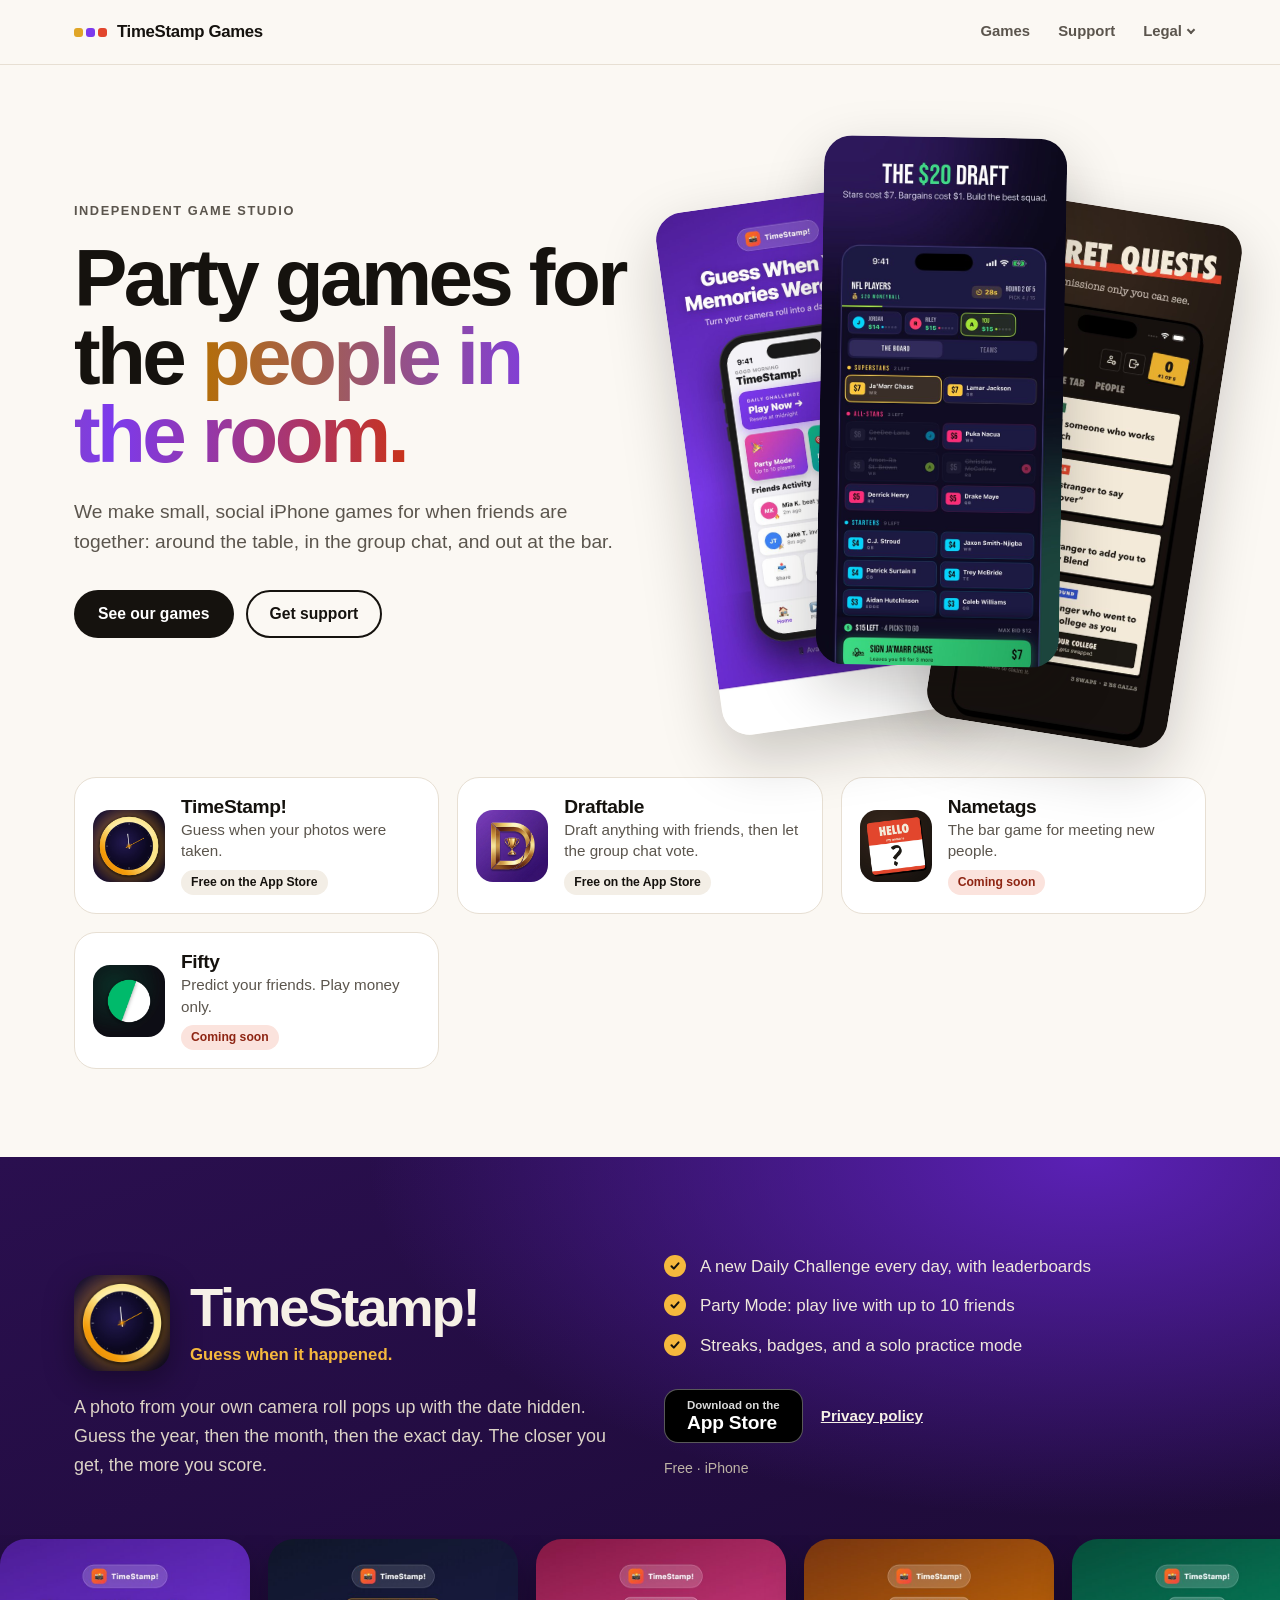
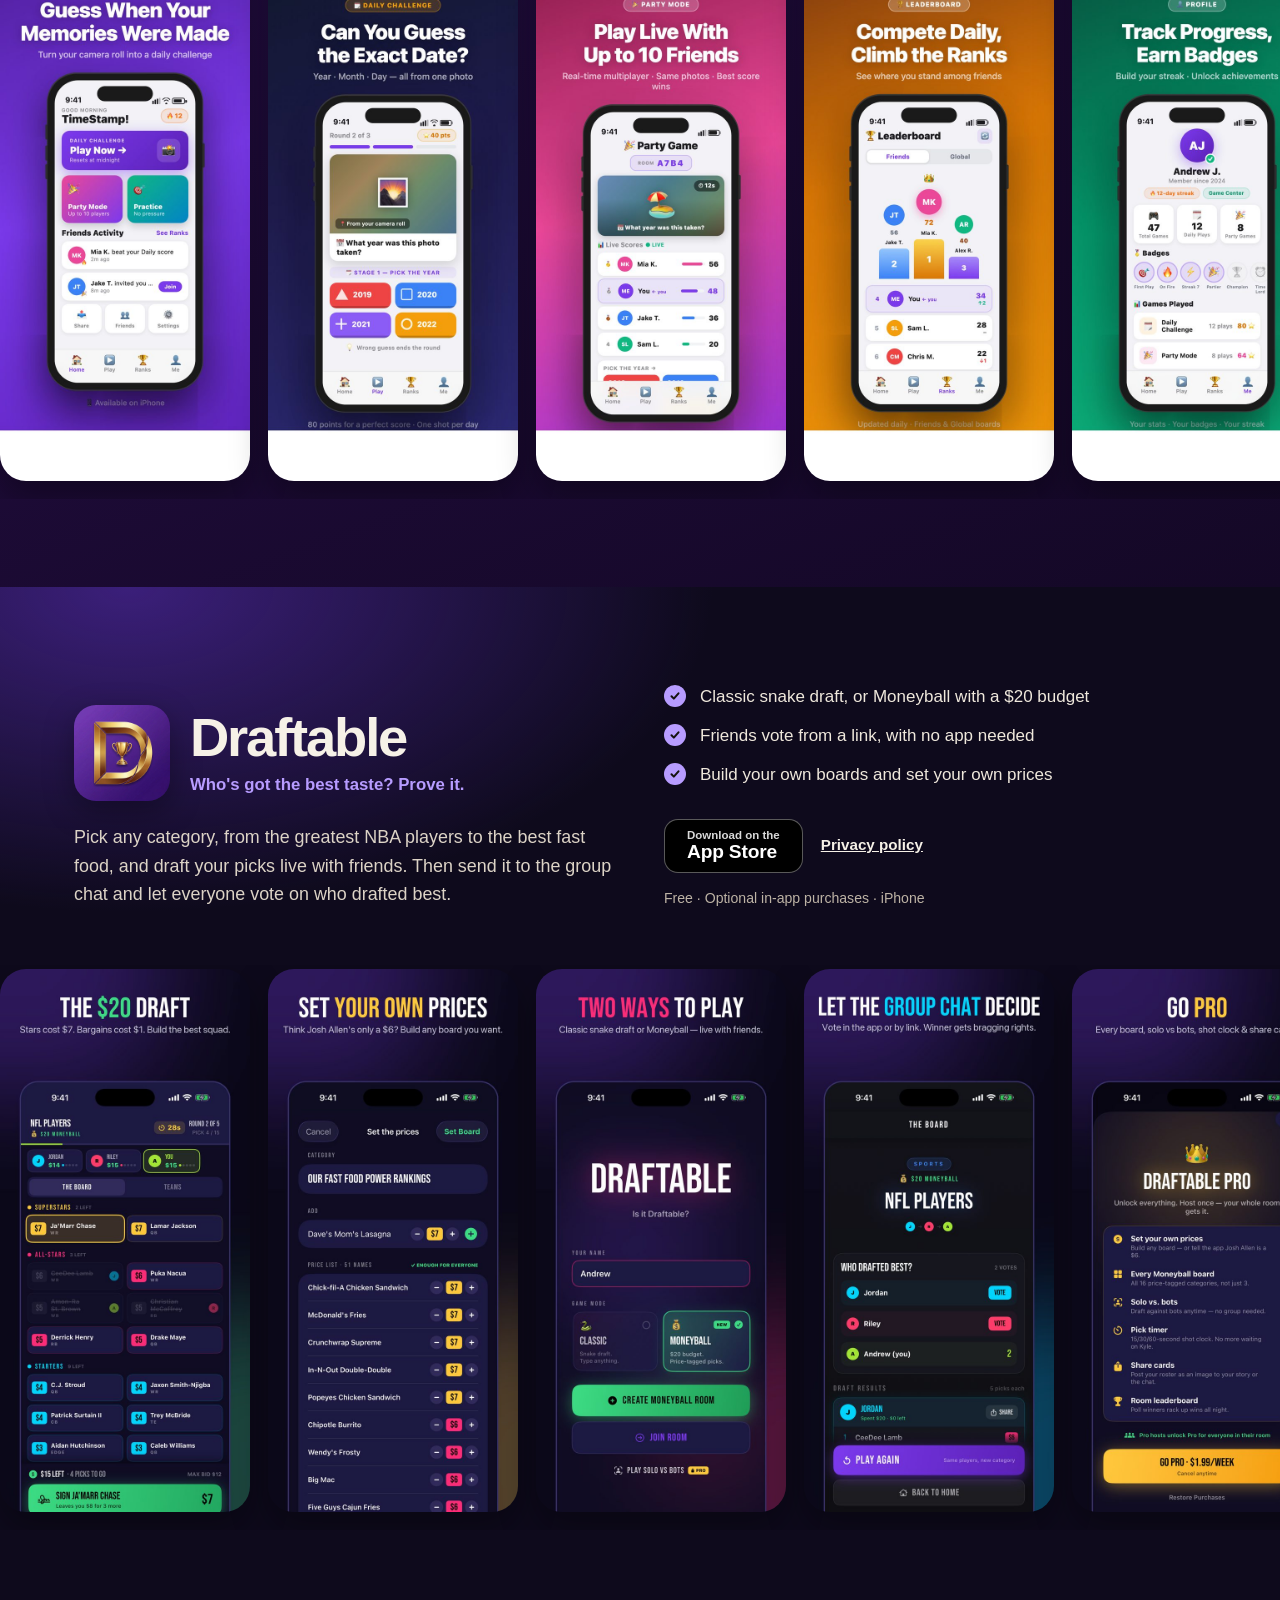
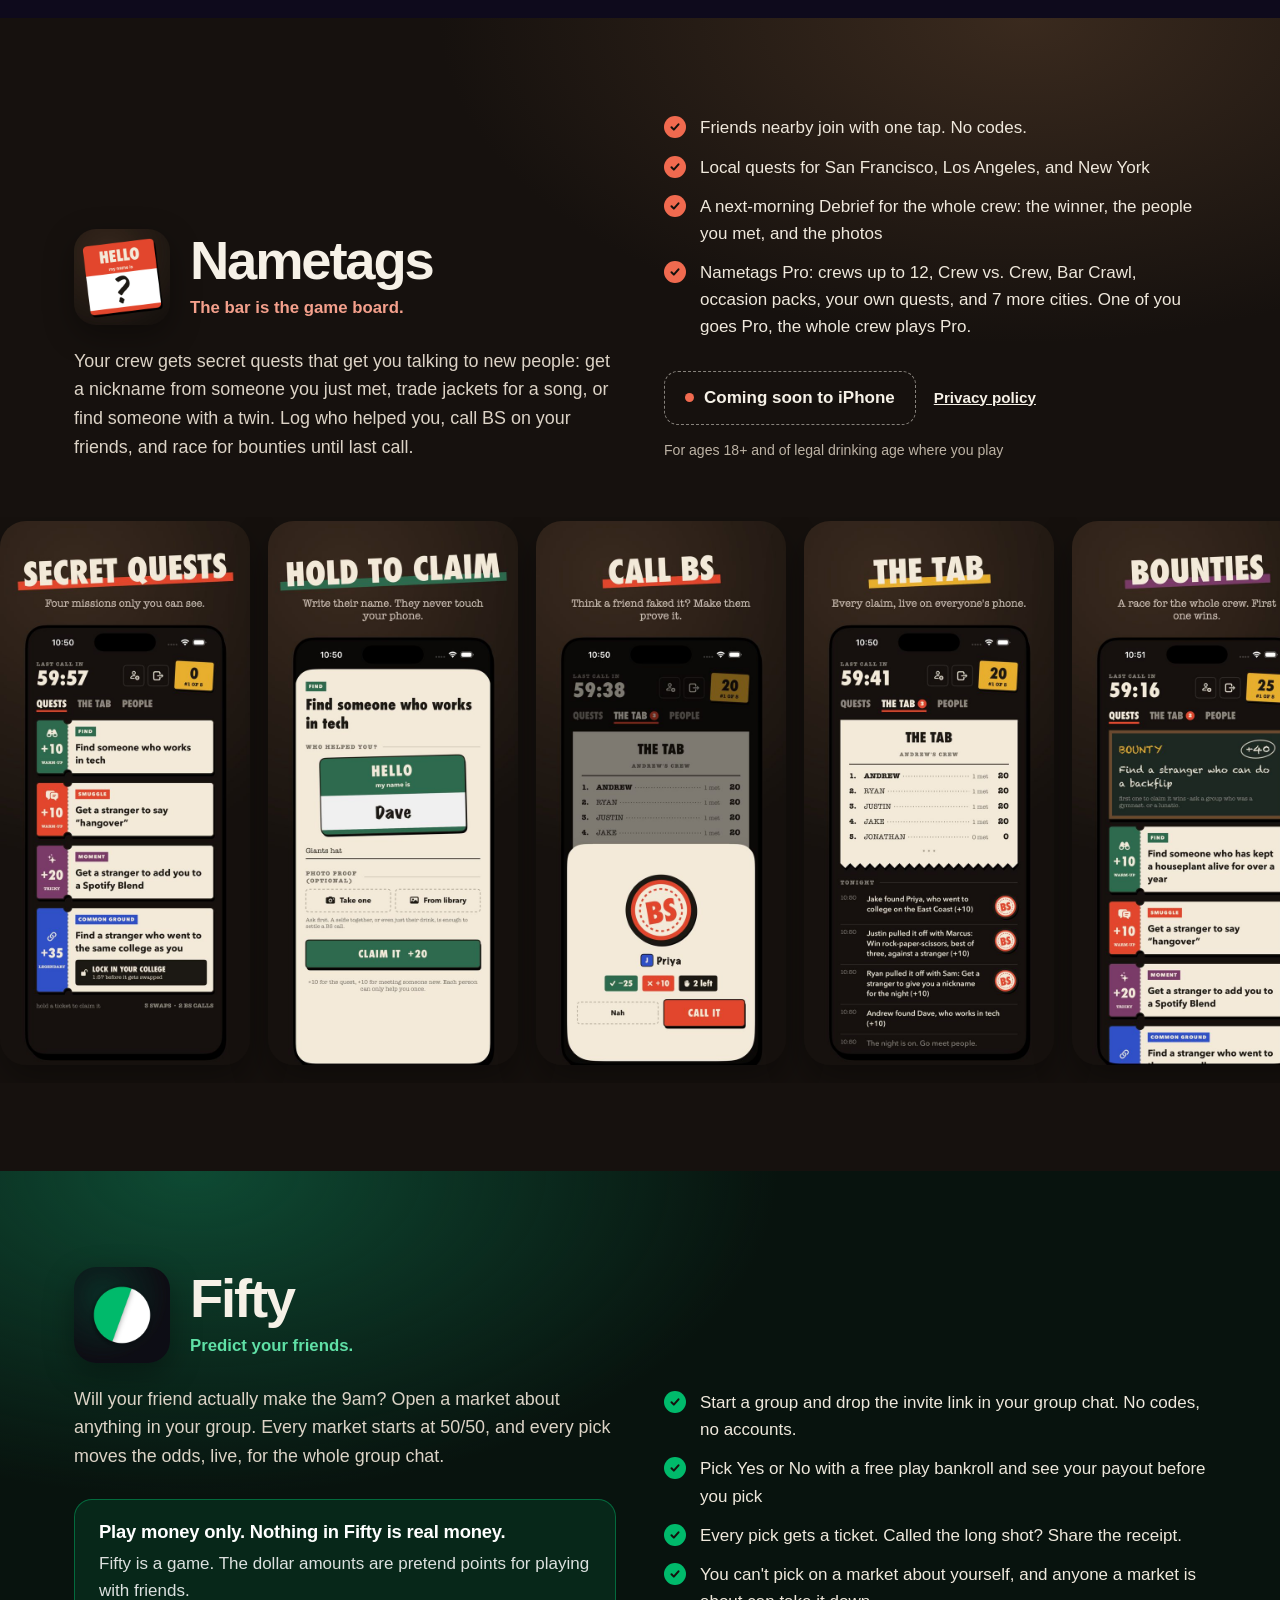
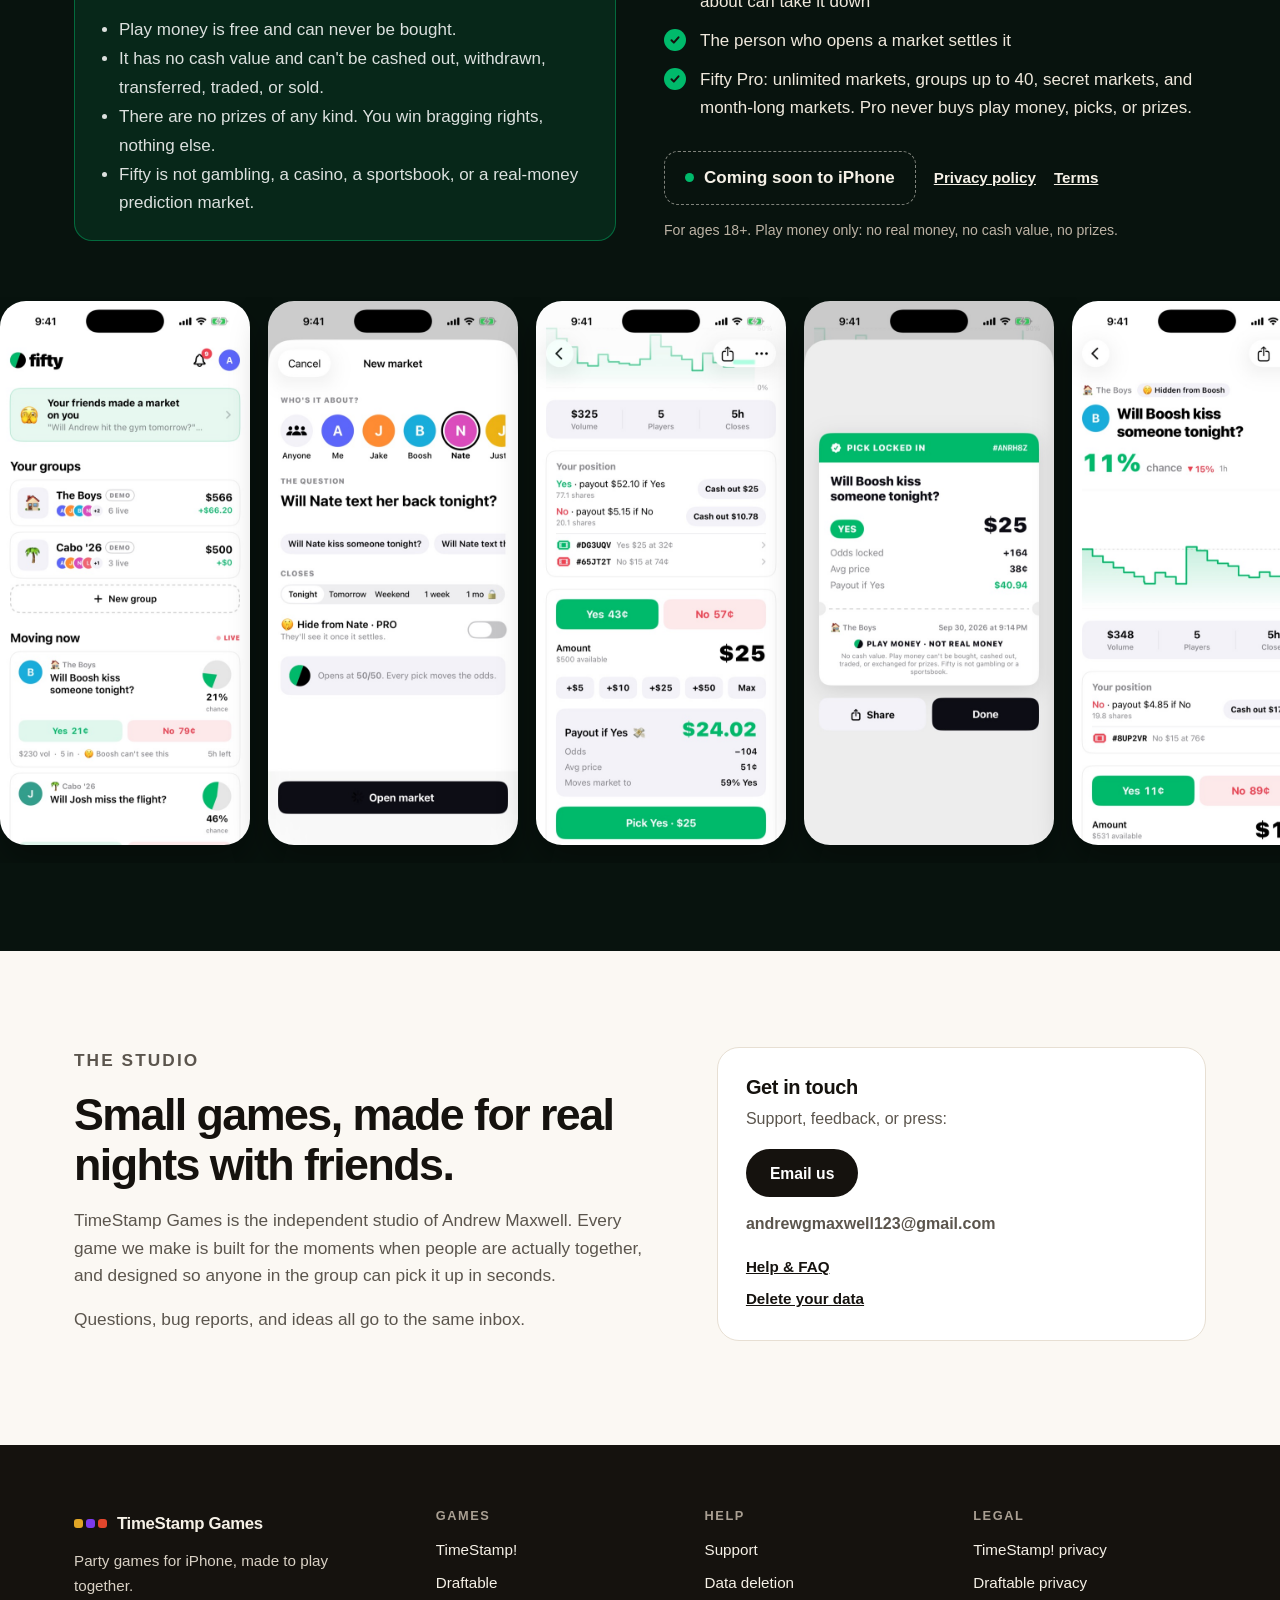
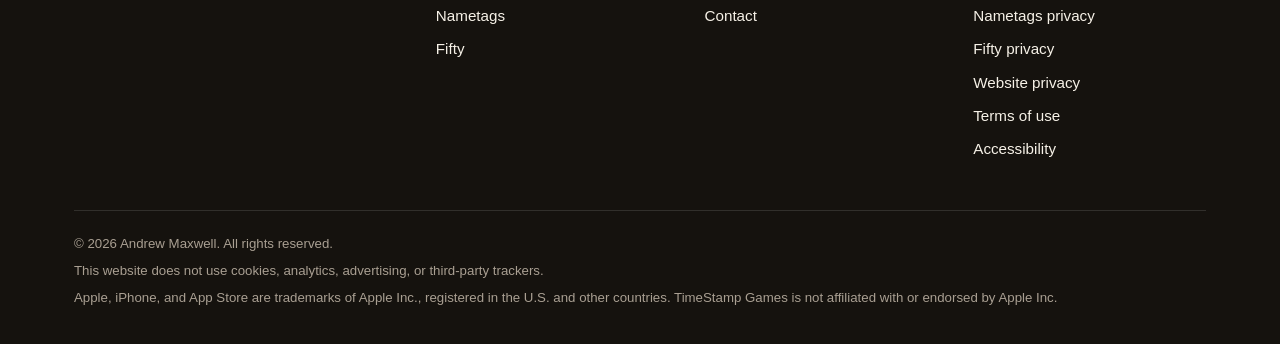
<file: index.html>
<!DOCTYPE html>
<html lang="en">
<head>
  <meta charset="utf-8">
  <meta name="viewport" content="width=device-width, initial-scale=1">
  <title>TimeStamp Games: party games for iPhone</title>
  <meta name="description" content="TimeStamp Games is an independent studio making party games for iPhone: TimeStamp!, Draftable, Nametags, and Fifty.">
  <meta property="og:type" content="website">
  <meta property="og:title" content="TimeStamp Games">
  <meta property="og:description" content="Party games for iPhone, made to play together.">
  <meta property="og:image" content="https://timestampgame.com/assets/img/og.jpg">
  <meta property="og:url" content="https://timestampgame.com/">
  <meta name="twitter:card" content="summary_large_image">
  <meta name="theme-color" content="#FBF8F3">
  <link rel="icon" href="data:image/svg+xml,%3Csvg xmlns='http://www.w3.org/2000/svg' viewBox='0 0 64 64'%3E%3Crect width='64' height='64' rx='14' fill='%2315120E'/%3E%3Crect x='10' y='26' width='12' height='12' rx='3' fill='%23E0A526'/%3E%3Crect x='26' y='26' width='12' height='12' rx='3' fill='%237C3AED'/%3E%3Crect x='42' y='26' width='12' height='12' rx='3' fill='%23E2462C'/%3E%3C/svg%3E">
  <link rel="stylesheet" href="assets/site.css">
  <style>
    /* ---------- Hero ---------- */
    .hero { padding: 72px 0 40px; }
    .hero .wrap { display: grid; grid-template-columns: 1.05fr 1fr; gap: 48px; align-items: center; }
    .eyebrow { display: inline-flex; align-items: center; gap: 8px; font-size: 0.8rem; font-weight: 700; letter-spacing: 0.12em; text-transform: uppercase; color: var(--muted); margin: 0 0 18px; }
    .hero h1 { font-size: clamp(2.8rem, 6.4vw, 5rem); font-weight: 850; letter-spacing: -0.045em; line-height: 0.98; margin: 0; }
    .hero h1 em { font-style: normal; background: linear-gradient(90deg, #B46E08, #7C3AED 55%, #C8331B); -webkit-background-clip: text; background-clip: text; color: transparent; }
    .lead { font-size: 1.2rem; color: var(--muted); max-width: 34rem; margin: 22px 0 32px; }
    .hero-ctas { display: flex; flex-wrap: wrap; gap: 12px; }
    .hero-art { position: relative; height: 560px; }
    .hero-art .phone { position: absolute; width: 46%; border-radius: 28px; box-shadow: 0 24px 60px rgba(21, 18, 14, 0.22); }
    .hero-art .p1 { left: 2%; top: 60px; transform: rotate(-8deg); }
    .hero-art .p2 { left: 27%; top: 0; z-index: 2; transform: rotate(1deg); }
    .hero-art .p3 { right: 0; top: 70px; transform: rotate(9deg); }

    /* ---------- Lineup ---------- */
    .lineup { padding: 40px 0 88px; }
    .lineup ul { list-style: none; margin: 0; padding: 0; display: grid; grid-template-columns: repeat(3, 1fr); gap: 18px; }
    .lineup a { display: grid; grid-template-columns: 72px 1fr; gap: 16px; align-items: center; padding: 18px; background: var(--surface); border: 1px solid var(--rule); border-radius: var(--radius); text-decoration: none; transition: transform 0.15s ease, box-shadow 0.15s ease; height: 100%; }
    .lineup a:hover { transform: translateY(-2px); box-shadow: 0 14px 30px rgba(21, 18, 14, 0.08); }
    .lineup img { width: 72px; height: 72px; border-radius: 17px; }
    .lineup h2 { font-size: 1.2rem; margin: 0 0 2px; }
    .lineup p { margin: 0; color: var(--muted); font-size: 0.95rem; line-height: 1.4; }
    .pill { display: inline-block; margin-top: 8px; font-size: 0.76rem; font-weight: 700; padding: 3px 10px; border-radius: 999px; background: var(--bg2); color: var(--ink); }
    .pill.soon { background: #FBE3DD; color: #8E2513; }

    /* ---------- Game sections ---------- */
    .game { color: #F6F1E7; padding: 96px 0 88px; position: relative; overflow: hidden; }
    .game-head { display: grid; grid-template-columns: 1fr 1fr; gap: 48px; align-items: end; }
    .game-title { display: flex; align-items: center; gap: 20px; margin-bottom: 22px; }
    .game-title img { width: 96px; height: 96px; border-radius: 22px; box-shadow: 0 10px 30px rgba(0, 0, 0, 0.35); }
    .game-title h2 { font-size: clamp(2.2rem, 4.6vw, 3.4rem); margin: 0; font-weight: 850; letter-spacing: -0.04em; }
    .game-title .tag { margin: 4px 0 0; font-weight: 700; font-size: 1.05rem; }
    .game p.desc { font-size: 1.12rem; color: #DCD3C6; margin: 0; max-width: 36rem; }
    .features { list-style: none; margin: 0 0 30px; padding: 0; display: grid; gap: 12px; }
    .features li { display: grid; grid-template-columns: 26px 1fr; gap: 10px; align-items: start; color: #EFE8DC; }
    .features li::before { content: ""; width: 22px; height: 22px; margin-top: 2px; border-radius: 50%; background: var(--accent) url("data:image/svg+xml,%3Csvg xmlns='http://www.w3.org/2000/svg' viewBox='0 0 24 24' fill='none' stroke='%2315120E' stroke-width='3.5' stroke-linecap='round' stroke-linejoin='round'%3E%3Cpath d='M6 12.5l4 4 8-9'/%3E%3C/svg%3E") center / 14px no-repeat; }
    .game-ctas { display: flex; flex-wrap: wrap; align-items: center; gap: 18px; }
    .game-ctas .text-link { color: #F6F1E7; font-weight: 600; font-size: 0.95rem; }
    .meta { font-size: 0.88rem; color: #BDB3A5; margin: 14px 0 0; }
    .status { display: inline-flex; align-items: center; gap: 10px; min-height: 54px; padding: 0 20px; border-radius: 14px; border: 1.5px dashed rgba(246, 241, 231, 0.5); font-weight: 700; }
    .status::before { content: ""; width: 9px; height: 9px; border-radius: 50%; background: var(--accent); }

    .shots { margin-top: 56px; }
    .shots ul { list-style: none; margin: 0; padding: 4px 24px 18px; display: flex; gap: 18px; overflow-x: auto; scroll-snap-type: x mandatory; scrollbar-width: thin; scrollbar-color: rgba(255,255,255,0.35) transparent; }
    .shots li { flex: 0 0 auto; width: min(250px, 62vw); scroll-snap-align: start; }
    .shots img { width: 100%; border-radius: 26px; box-shadow: 0 16px 36px rgba(0, 0, 0, 0.35); }
    @media (min-width: 1228px) { .shots ul { padding-left: calc((100vw - var(--wrap)) / 2 + 24px); } }

    .game--ts { background: radial-gradient(1200px 600px at 85% 0%, #5B21B6 0%, transparent 60%), linear-gradient(160deg, #2A0F4F, #140826); --accent: #F5B83D; }
    .game--ts .tag { color: #F5B83D; }
    .game--dr { background: radial-gradient(900px 500px at 10% 0%, #3B1F7A 0%, transparent 65%), #0E0A1C; --accent: #B79CFF; }
    .game--dr .tag { color: #B79CFF; }
    .game--nt { background: radial-gradient(900px 500px at 80% 0%, #3A2A1E 0%, transparent 65%), #16110E; --accent: #F06A4F; }
    .game--nt .tag { color: #F4A08C; }
    .game--ff { background: radial-gradient(900px 500px at 15% 0%, #0E4A33 0%, transparent 65%), #08130E; --accent: #00BA6B; }
    .game--ff .tag { color: #5FE0A6; }
    .play-money { margin-top: 28px; padding: 22px 24px; border-radius: 18px; background: rgba(0,186,107,0.12); border: 1px solid rgba(0,186,107,0.45); }
    .play-money h3 { font-size: 1.15rem; font-weight: 800; color: #fff; margin: 0 0 8px; letter-spacing: -0.01em; }
    .play-money p { margin: 0; color: rgba(255,255,255,0.86); line-height: 1.6; }
    .play-money ul { margin: 12px 0 0; padding-left: 20px; color: rgba(255,255,255,0.86); line-height: 1.7; }

    /* ---------- Studio ---------- */
    .studio { padding: 96px 0; }
    .studio .wrap { display: grid; grid-template-columns: 1.2fr 1fr; gap: 56px; align-items: start; }
    .studio h2 { font-size: clamp(2rem, 4vw, 2.8rem); margin: 0 0 18px; font-weight: 850; letter-spacing: -0.035em; }
    .studio p { color: var(--muted); font-size: 1.08rem; margin: 0 0 16px; max-width: 38rem; }
    .contact-card { background: var(--surface); border: 1px solid var(--rule); border-radius: var(--radius); padding: 28px; }
    .contact-card h3 { margin: 0 0 8px; font-size: 1.25rem; }
    .contact-card p { font-size: 1rem; margin: 0 0 18px; }
    .contact-card .email { font-weight: 700; word-break: break-all; margin: 14px 0 0; }
    .contact-links { list-style: none; padding: 0; margin: 18px 0 0; display: grid; gap: 8px; font-size: 0.95rem; }
    .contact-links a { color: var(--ink); font-weight: 600; }

    @media (max-width: 960px) {
      .hero .wrap, .game-head, .studio .wrap { grid-template-columns: 1fr; }
      .game-head { gap: 28px; }
      .hero-art { height: 440px; max-width: 520px; width: 100%; margin: 0 auto; }
      .lineup ul { grid-template-columns: 1fr; }
    }
    @media (max-width: 520px) {
      .hero { padding-top: 48px; }
      .hero-art { height: 360px; }
      .game { padding: 72px 0 64px; }
      .game-title img { width: 76px; height: 76px; border-radius: 18px; }
    }
  </style>
</head>
<body>
  <a class="skip-link" href="#main">Skip to content</a>

  <header class="site-header">
    <div class="wrap">
      <a class="brand" href="index.html" aria-label="TimeStamp Games home">
        <span class="brand-mark" aria-hidden="true"><span></span><span></span><span></span></span>
        <span class="brand-name">TimeStamp Games</span>
      </a>
      <nav class="site-nav" aria-label="Main">
        <a href="index.html#games" class="hide-sm">Games</a>
        <a href="support.html">Support</a>
        <details>
          <summary>Legal</summary>
          <div class="menu">
            <a href="privacy-timestamp.html">TimeStamp! privacy</a>
            <a href="privacy-draftable.html">Draftable privacy</a>
            <a href="privacy-nametags.html">Nametags privacy</a>
            <a href="privacy-fifty.html">Fifty privacy</a>
            <a href="site-privacy.html">Website privacy</a>
            <a href="terms.html">Terms of use</a>
            <a href="data-deletion.html">Data deletion</a>
            <a href="accessibility.html">Accessibility</a>
          </div>
        </details>
      </nav>
    </div>
  </header>

  <main id="main">
    <section class="hero" aria-labelledby="hero-title">
      <div class="wrap">
        <div>
          <p class="eyebrow">Independent game studio</p>
          <h1 id="hero-title">Party games for the <em>people in the room.</em></h1>
          <p class="lead">We make small, social iPhone games for when friends are together: around the table, in the group chat, and out at the bar.</p>
          <div class="hero-ctas">
            <a class="btn btn-dark" href="#games">See our games</a>
            <a class="btn btn-ghost" href="support.html">Get support</a>
          </div>
        </div>
        <div class="hero-art" aria-hidden="true">
          <img class="phone p1" src="assets/img/timestamp-1.jpg" alt="" width="600" height="1300">
          <img class="phone p2" src="assets/img/draftable-1.jpg" alt="" width="600" height="1304">
          <img class="phone p3" src="assets/img/hi-stranger-1.jpg" alt="" width="600" height="1304">
        </div>
      </div>
    </section>

    <section class="lineup" id="games" aria-label="Our games">
      <div class="wrap">
        <ul>
          <li>
            <a href="#timestamp">
              <img src="assets/img/icon-timestamp.jpg" alt="" width="512" height="512">
              <div>
                <h2>TimeStamp!</h2>
                <p>Guess when your photos were taken.</p>
                <span class="pill">Free on the App Store</span>
              </div>
            </a>
          </li>
          <li>
            <a href="#draftable">
              <img src="assets/img/icon-draftable.jpg" alt="" width="512" height="512">
              <div>
                <h2>Draftable</h2>
                <p>Draft anything with friends, then let the group chat vote.</p>
                <span class="pill">Free on the App Store</span>
              </div>
            </a>
          </li>
          <li>
            <a href="#nametags">
              <img src="assets/img/icon-hi-stranger.jpg" alt="" width="512" height="512">
              <div>
                <h2>Nametags</h2>
                <p>The bar game for meeting new people.</p>
                <span class="pill soon">Coming soon</span>
              </div>
            </a>
          </li>
          <li>
            <a href="#fifty">
              <img src="assets/img/icon-fifty.jpg" alt="" width="512" height="512">
              <div>
                <h2>Fifty</h2>
                <p>Predict your friends. Play money only.</p>
                <span class="pill soon">Coming soon</span>
              </div>
            </a>
          </li>
        </ul>
      </div>
    </section>

    <!-- TimeStamp! -->
    <section class="game game--ts" id="timestamp" aria-labelledby="ts-title">
      <div class="wrap">
        <div class="game-head">
          <div>
            <div class="game-title">
              <img src="assets/img/icon-timestamp.jpg" alt="TimeStamp! app icon" width="512" height="512">
              <div>
                <h2 id="ts-title">TimeStamp!</h2>
                <p class="tag">Guess when it happened.</p>
              </div>
            </div>
            <p class="desc">A photo from your own camera roll pops up with the date hidden. Guess the year, then the month, then the exact day. The closer you get, the more you score.</p>
          </div>
          <div>
            <ul class="features">
              <li>A new Daily Challenge every day, with leaderboards</li>
              <li>Party Mode: play live with up to 10 friends</li>
              <li>Streaks, badges, and a solo practice mode</li>
            </ul>
            <div class="game-ctas">
              <a class="store-btn" href="https://apps.apple.com/us/app/timestamp/id6759346098" target="_blank" rel="noopener">
                <small>Download on the</small><strong>App Store</strong><span class="sr-only">: TimeStamp! (opens in a new tab)</span>
              </a>
              <a class="text-link" href="privacy-timestamp.html">Privacy policy</a>
            </div>
            <p class="meta">Free · iPhone</p>
          </div>
        </div>
      </div>
      <div class="shots">
        <ul tabindex="0" aria-label="TimeStamp! screenshots, scroll sideways for more">
          <li><img src="assets/img/timestamp-1.jpg" width="600" height="1300" loading="lazy" alt="TimeStamp! home screen: guess when your memories were made, with a daily challenge from your camera roll."></li>
          <li><img src="assets/img/timestamp-2.jpg" width="600" height="1300" loading="lazy" alt="Daily challenge round: pick the year a photo was taken from four choices."></li>
          <li><img src="assets/img/timestamp-3.jpg" width="600" height="1300" loading="lazy" alt="Party Mode: a live game with friends and a scoreboard."></li>
          <li><img src="assets/img/timestamp-4.jpg" width="600" height="1300" loading="lazy" alt="Leaderboard showing friends ranked by score."></li>
          <li><img src="assets/img/timestamp-5.jpg" width="600" height="1300" loading="lazy" alt="Profile screen with streaks, badges, and games played."></li>
        </ul>
      </div>
    </section>

    <!-- Draftable -->
    <section class="game game--dr" id="draftable" aria-labelledby="dr-title">
      <div class="wrap">
        <div class="game-head">
          <div>
            <div class="game-title">
              <img src="assets/img/icon-draftable.jpg" alt="Draftable app icon" width="512" height="512">
              <div>
                <h2 id="dr-title">Draftable</h2>
                <p class="tag">Who's got the best taste? Prove it.</p>
              </div>
            </div>
            <p class="desc">Pick any category, from the greatest NBA players to the best fast food, and draft your picks live with friends. Then send it to the group chat and let everyone vote on who drafted best.</p>
          </div>
          <div>
            <ul class="features">
              <li>Classic snake draft, or Moneyball with a $20 budget</li>
              <li>Friends vote from a link, with no app needed</li>
              <li>Build your own boards and set your own prices</li>
            </ul>
            <div class="game-ctas">
              <a class="store-btn" href="https://apps.apple.com/us/app/draftable-draft-with-friends/id6761231957" target="_blank" rel="noopener">
                <small>Download on the</small><strong>App Store</strong><span class="sr-only">: Draftable (opens in a new tab)</span>
              </a>
              <a class="text-link" href="privacy-draftable.html">Privacy policy</a>
            </div>
            <p class="meta">Free · Optional in-app purchases · iPhone</p>
          </div>
        </div>
      </div>
      <div class="shots">
        <ul tabindex="0" aria-label="Draftable screenshots, scroll sideways for more">
          <li><img src="assets/img/draftable-1.jpg" width="600" height="1304" loading="lazy" alt="Moneyball draft board: stars cost more, bargains cost less, build the best squad on a $20 budget."></li>
          <li><img src="assets/img/draftable-2.jpg" width="600" height="1304" loading="lazy" alt="Board editor: set your own prices for every pick."></li>
          <li><img src="assets/img/draftable-3.jpg" width="600" height="1304" loading="lazy" alt="Home screen with Classic and Moneyball game modes."></li>
          <li><img src="assets/img/draftable-4.jpg" width="600" height="1304" loading="lazy" alt="Voting screen: the group chat decides who drafted best."></li>
          <li><img src="assets/img/draftable-5.jpg" width="600" height="1304" loading="lazy" alt="Draftable Pro features list."></li>
        </ul>
      </div>
    </section>

    <!-- Nametags -->
    <span id="hi-stranger"></span>
    <section class="game game--nt" id="nametags" aria-labelledby="nt-title">
      <div class="wrap">
        <div class="game-head">
          <div>
            <div class="game-title">
              <img src="assets/img/icon-hi-stranger.jpg" alt="Nametags app icon" width="512" height="512">
              <div>
                <h2 id="nt-title">Nametags</h2>
                <p class="tag">The bar is the game board.</p>
              </div>
            </div>
            <p class="desc">Your crew gets secret quests that get you talking to new people: get a nickname from someone you just met, trade jackets for a song, or find someone with a twin. Log who helped you, call BS on your friends, and race for bounties until last call.</p>
          </div>
          <div>
            <ul class="features">
              <li>Friends nearby join with one tap. No codes.</li>
              <li>Local quests for San Francisco, Los Angeles, and New York</li>
              <li>A next-morning Debrief for the whole crew: the winner, the people you met, and the photos</li>
              <li>Nametags Pro: crews up to 12, Crew vs. Crew, Bar Crawl, occasion packs, your own quests, and 7 more cities. One of you goes Pro, the whole crew plays Pro.</li>
            </ul>
            <div class="game-ctas">
              <span class="status">Coming soon to iPhone</span>
              <a class="text-link" href="privacy-nametags.html">Privacy policy</a>
            </div>
            <p class="meta">For ages 18+ and of legal drinking age where you play</p>
          </div>
        </div>
      </div>
      <div class="shots">
        <ul tabindex="0" aria-label="Nametags screenshots, scroll sideways for more">
          <li><img src="assets/img/hi-stranger-1.jpg" width="600" height="1304" loading="lazy" alt="Secret quests: four quest tickets only you can see."></li>
          <li><img src="assets/img/hi-stranger-2.jpg" width="600" height="1304" loading="lazy" alt="Hold to claim: write the first name of the person who helped you."></li>
          <li><img src="assets/img/hi-stranger-3.jpg" width="600" height="1304" loading="lazy" alt="Call BS on a friend's claim and make them prove it."></li>
          <li><img src="assets/img/hi-stranger-4.jpg" width="600" height="1304" loading="lazy" alt="The tab: live scores and every claim, on everyone's phone."></li>
          <li><img src="assets/img/hi-stranger-5.jpg" width="600" height="1304" loading="lazy" alt="A bounty on the chalkboard: first one to pull it off wins."></li>
          <li><img src="assets/img/hi-stranger-6.jpg" width="600" height="1304" loading="lazy" alt="Last call: the tab closes and lists everyone your crew met."></li>
          <li><img src="assets/img/hi-stranger-7.jpg" width="600" height="1304" loading="lazy" alt="The Debrief: the next morning, tap to reveal who won, with the final scores."></li>
        </ul>
      </div>
    </section>

    <!-- Fifty -->
    <section class="game game--ff" id="fifty" aria-labelledby="ff-title">
      <div class="wrap">
        <div class="game-head">
          <div>
            <div class="game-title">
              <img src="assets/img/icon-fifty.jpg" alt="Fifty app icon" width="512" height="512">
              <div>
                <h2 id="ff-title">Fifty</h2>
                <p class="tag">Predict your friends.</p>
              </div>
            </div>
            <p class="desc">Will your friend actually make the 9am? Open a market about anything in your group. Every market starts at 50/50, and every pick moves the odds, live, for the whole group chat.</p>
            <div class="play-money" role="note" aria-label="Play money only">
              <h3>Play money only. Nothing in Fifty is real money.</h3>
              <p>Fifty is a game. The dollar amounts are pretend points for playing with friends.</p>
              <ul>
                <li>Play money is free and can never be bought.</li>
                <li>It has no cash value and can't be cashed out, withdrawn, transferred, traded, or sold.</li>
                <li>There are no prizes of any kind. You win bragging rights, nothing else.</li>
                <li>Fifty is not gambling, a casino, a sportsbook, or a real-money prediction market.</li>
              </ul>
            </div>
          </div>
          <div>
            <ul class="features">
              <li>Start a group and drop the invite link in your group chat. No codes, no accounts.</li>
              <li>Pick Yes or No with a free play bankroll and see your payout before you pick</li>
              <li>Every pick gets a ticket. Called the long shot? Share the receipt.</li>
              <li>You can't pick on a market about yourself, and anyone a market is about can take it down</li>
              <li>The person who opens a market settles it</li>
              <li>Fifty Pro: unlimited markets, groups up to 40, secret markets, and month-long markets. Pro never buys play money, picks, or prizes.</li>
            </ul>
            <div class="game-ctas">
              <span class="status">Coming soon to iPhone</span>
              <a class="text-link" href="privacy-fifty.html">Privacy policy</a>
              <a class="text-link" href="terms.html#fifty">Terms</a>
            </div>
            <p class="meta">For ages 18+. Play money only: no real money, no cash value, no prizes.</p>
          </div>
        </div>
      </div>
      <div class="shots">
        <ul tabindex="0" aria-label="Fifty screenshots, scroll sideways for more">
          <li><img src="assets/img/fifty-1.jpg" width="600" height="1304" loading="lazy" alt="Home: your groups and the markets moving right now, with a banner when friends open a market about you."></li>
          <li><img src="assets/img/fifty-8.jpg" width="600" height="1304" loading="lazy" alt="Open a market: pick who it's about and ask a yes-or-no question. It opens at 50/50."></li>
          <li><img src="assets/img/fifty-2.jpg" width="600" height="1304" loading="lazy" alt="Make a pick with play money and see your payout before you lock it in."></li>
          <li><img src="assets/img/fifty-3.jpg" width="600" height="1304" loading="lazy" alt="Every pick gets a ticket marked Play money, not real money."></li>
          <li><img src="assets/img/fifty-4.jpg" width="600" height="1304" loading="lazy" alt="Live odds: every pick moves the market for the whole group."></li>
          <li><img src="assets/img/fifty-5.jpg" width="600" height="1304" loading="lazy" alt="A market about you: you can watch the odds, but you can't make picks on yourself."></li>
          <li><img src="assets/img/fifty-6.jpg" width="600" height="1304" loading="lazy" alt="Called it: a shareable receipt when a long shot hits."></li>
          <li><img src="assets/img/fifty-7.jpg" width="600" height="1304" loading="lazy" alt="The group leaderboard. Bragging rights only."></li>
        </ul>
      </div>
    </section>

    <section class="studio" aria-labelledby="studio-title">
      <div class="wrap">
        <div>
          <p class="eyebrow">The studio</p>
          <h2 id="studio-title">Small games, made for real nights with friends.</h2>
          <p>TimeStamp Games is the independent studio of Andrew Maxwell. Every game we make is built for the moments when people are actually together, and designed so anyone in the group can pick it up in seconds.</p>
          <p>Questions, bug reports, and ideas all go to the same inbox.</p>
        </div>
        <div class="contact-card">
          <h3>Get in touch</h3>
          <p>Support, feedback, or press:</p>
          <a class="btn btn-dark" href="mailto:andrewgmaxwell123@gmail.com">Email us</a>
          <p class="email">andrewgmaxwell123@gmail.com</p>
          <ul class="contact-links">
            <li><a href="support.html">Help &amp; FAQ</a></li>
            <li><a href="data-deletion.html">Delete your data</a></li>
          </ul>
        </div>
      </div>
    </section>
  </main>

  <footer class="site-footer">
    <div class="wrap">
      <div class="footer-grid">
        <div class="footer-about">
          <a class="brand" href="index.html"><span class="brand-mark" aria-hidden="true"><span></span><span></span><span></span></span>TimeStamp Games</a>
          <p>Party games for iPhone, made to play together.</p>
        </div>
        <div>
          <h2>Games</h2>
          <ul>
            <li><a href="index.html#timestamp">TimeStamp!</a></li>
            <li><a href="index.html#draftable">Draftable</a></li>
            <li><a href="index.html#nametags">Nametags</a></li>
            <li><a href="index.html#fifty">Fifty</a></li>
          </ul>
        </div>
        <div>
          <h2>Help</h2>
          <ul>
            <li><a href="support.html">Support</a></li>
            <li><a href="data-deletion.html">Data deletion</a></li>
            <li><a href="mailto:andrewgmaxwell123@gmail.com">Contact</a></li>
          </ul>
        </div>
        <div>
          <h2>Legal</h2>
          <ul>
            <li><a href="privacy-timestamp.html">TimeStamp! privacy</a></li>
            <li><a href="privacy-draftable.html">Draftable privacy</a></li>
            <li><a href="privacy-nametags.html">Nametags privacy</a></li>
            <li><a href="privacy-fifty.html">Fifty privacy</a></li>
            <li><a href="site-privacy.html">Website privacy</a></li>
            <li><a href="terms.html">Terms of use</a></li>
            <li><a href="accessibility.html">Accessibility</a></li>
          </ul>
        </div>
      </div>
      <div class="footer-legal">
        <p>© 2026 Andrew Maxwell. All rights reserved.</p>
        <p>This website does not use cookies, analytics, advertising, or third-party trackers.</p>
        <p>Apple, iPhone, and App Store are trademarks of Apple Inc., registered in the U.S. and other countries. TimeStamp Games is not affiliated with or endorsed by Apple Inc.</p>
      </div>
    </div>
  </footer>
</body>
</html>
</file>
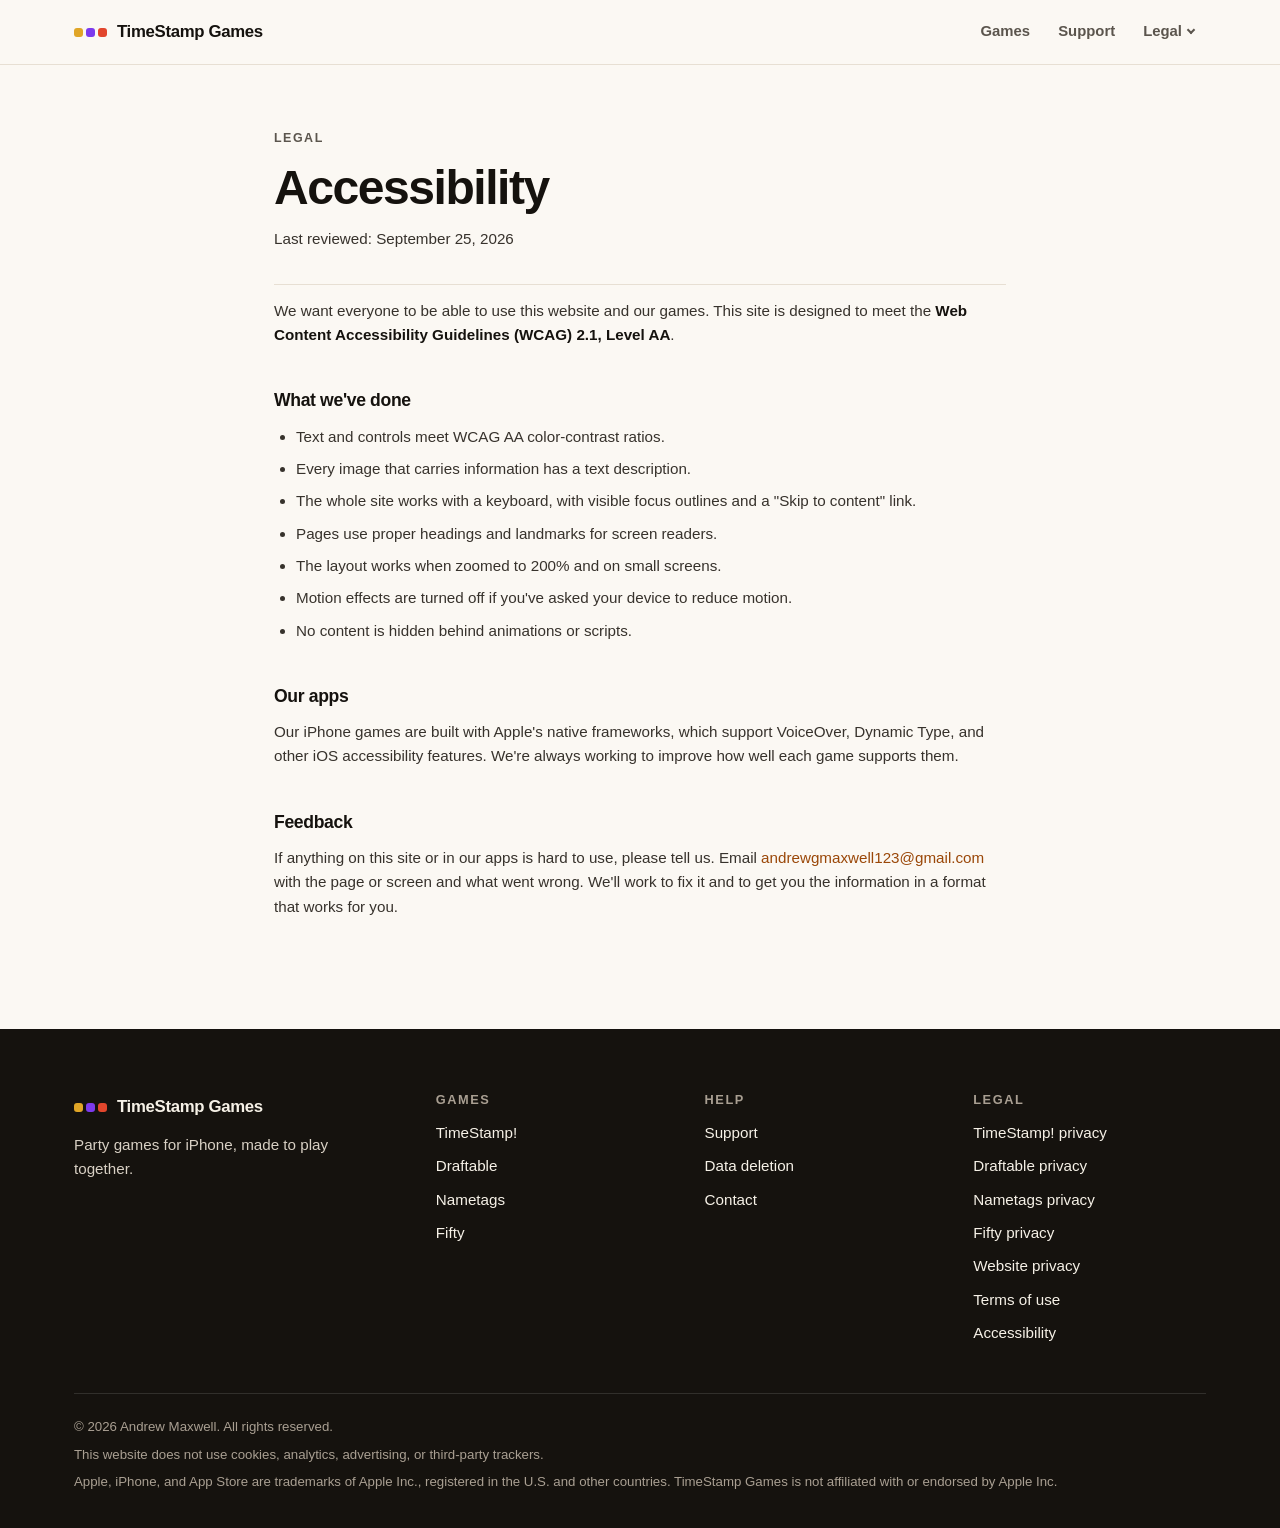
<file: accessibility.html>
<!DOCTYPE html>
<html lang="en">
<head>
  <meta charset="UTF-8">
  <meta name="viewport" content="width=device-width, initial-scale=1.0">
  <title>Accessibility — TimeStamp Games</title>
  <style>
    *, *::before, *::after { box-sizing: border-box; margin: 0; padding: 0; }
    :root {
      --bg: #FAFAF7; --bg2: #F4F4F0; --surface: #FFFFFF; --ink: #111110;
      --muted: #717170; --faint: #9E9E9C; --rule: #E4E4DF;
      --ts: #f97316; --ts-light: rgba(249,115,22,0.08); --ts-border: rgba(249,115,22,0.22);
    }
    html { scroll-behavior: smooth; }
    body { background: var(--bg); color: var(--ink); font-family: var(--body); line-height: 1.75; overflow-x: hidden; }
    body::after {
      content: ''; position: fixed; inset: 0; pointer-events: none; z-index: 9999; opacity: 0.022;
      background-image: url("data:image/svg+xml,%3Csvg viewBox='0 0 256 256' xmlns='http://www.w3.org/2000/svg'%3E%3Cfilter id='n'%3E%3CfeTurbulence type='fractalNoise' baseFrequency='0.9' numOctaves='4' stitchTiles='stitch'/%3E%3C/filter%3E%3Crect width='100%25' height='100%25' filter='url(%23n)' opacity='0.5'/%3E%3C/svg%3E");
    }

    nav.legacy-nav {
      position: sticky; top: 0; z-index: 200;
      display: flex; align-items: center; justify-content: space-between;
      padding: 0 48px; height: 62px;
      background: rgba(250,250,247,0.92); backdrop-filter: blur(16px); -webkit-backdrop-filter: blur(16px);
      border-bottom: 1px solid var(--rule);
    }
    .wordmark { font-family: var(--display); font-weight: 800; font-size: 1rem; color: var(--ink); text-decoration: none; letter-spacing: 0.02em; text-transform: uppercase; }
    .nav-links { display: flex; align-items: center; gap: 32px; }
    .nav-links a, .nav-links .dropdown > span { font-size: 0.82rem; font-weight: 500; color: var(--muted); text-decoration: none; cursor: pointer; transition: color 0.2s; }
    .nav-links a:hover, .nav-links .dropdown:hover > span { color: var(--ink); }
    .dropdown { position: relative; }
    .dropdown-menu { display: none; position: absolute; top: calc(100% + 12px); right: 0; background: var(--surface); border: 1px solid var(--rule); border-radius: 12px; overflow: hidden; min-width: 168px; box-shadow: 0 8px 32px rgba(17,17,16,0.08); }
    .dropdown:hover .dropdown-menu { display: block; }
    .dropdown-menu a { display: block; padding: 11px 18px; font-size: 0.82rem; font-weight: 500; color: var(--muted) !important; text-decoration: none; transition: background 0.15s, color 0.15s; }
    .dropdown-menu a:hover { background: var(--bg2); color: var(--ink) !important; }

    .doc-wrap { max-width: 720px; margin: 0 auto; padding: 72px 48px 100px; }

    .doc-game-badge {
      display: inline-flex; align-items: center; gap: 6px;
      font-family: var(--display); font-size: 0.63rem; font-weight: 700;
      letter-spacing: 0.14em; text-transform: uppercase;
      padding: 5px 13px; border-radius: 100px; margin-bottom: 20px;
      background: var(--ts-light); color: var(--ts); border: 1px solid var(--ts-border);
    }

    .doc-wrap h1 { font-family: var(--display); font-size: clamp(2rem, 4vw, 2.8rem); font-weight: 800; letter-spacing: -0.035em; line-height: 1.05; margin-bottom: 14px; }
    .doc-meta { font-size: 0.85rem; color: var(--faint); margin-bottom: 52px; padding-bottom: 32px; border-bottom: 1px solid var(--rule); line-height: 1.6; }
    .doc-meta a { color: var(--muted); text-decoration: underline; text-underline-offset: 2px; }

    .doc-wrap h2 { font-family: var(--display); font-size: 1.1rem; font-weight: 800; letter-spacing: -0.02em; color: var(--ink); margin: 44px 0 14px; }
    .doc-wrap h3 { font-size: 0.95rem; font-weight: 700; color: var(--ink); margin: 28px 0 10px; }
    .doc-wrap p { font-size: 0.95rem; color: var(--muted); margin-bottom: 14px; }
    .doc-wrap ul { padding-left: 22px; margin-bottom: 14px; }
    .doc-wrap ul li { font-size: 0.95rem; color: var(--muted); margin-bottom: 8px; }
    .doc-wrap a { color: var(--ts); text-decoration: none; }
    .doc-wrap a:hover { text-decoration: underline; }
    .doc-wrap strong { color: var(--ink); font-weight: 600; }

    .highlight-box {
      background: var(--ts-light); border: 1px solid var(--ts-border);
      border-radius: 14px; padding: 18px 20px; margin: 28px 0;
    }
    .highlight-box p { margin: 0; color: var(--ink); font-weight: 600; font-size: 0.92rem; }

    footer.legacy-footer { border-top: 1px solid var(--rule); padding: 40px 48px; }
    .footer-inner { max-width: 720px; margin: 0 auto; display: flex; align-items: center; justify-content: space-between; flex-wrap: wrap; gap: 16px; }
    .footer-copy { font-size: 0.8rem; color: var(--faint); }
    .footer-links { display: flex; flex-wrap: wrap; gap: 20px; }
    .footer-links a { font-size: 0.8rem; color: var(--faint); text-decoration: none; transition: color 0.2s; }
    .footer-links a:hover { color: var(--ink); }

    @media (max-width: 700px) {
      nav.legacy-nav { padding: 0 20px; } .nav-links { gap: 20px; }
      .doc-wrap { padding: 48px 20px 60px; }
      footer.legacy-footer { padding: 28px 20px; }
      .footer-inner { flex-direction: column; align-items: flex-start; }
    }
  </style>
  <link rel="icon" href="data:image/svg+xml,%3Csvg xmlns='http://www.w3.org/2000/svg' viewBox='0 0 64 64'%3E%3Crect width='64' height='64' rx='14' fill='%2315120E'/%3E%3Crect x='10' y='26' width='12' height='12' rx='3' fill='%23E0A526'/%3E%3Crect x='26' y='26' width='12' height='12' rx='3' fill='%237C3AED'/%3E%3Crect x='42' y='26' width='12' height='12' rx='3' fill='%23E2462C'/%3E%3C/svg%3E">
  <link rel="stylesheet" href="assets/site.css">
</head>
<body>
  <a class="skip-link" href="#main">Skip to content</a>

  <header class="site-header">
    <div class="wrap">
      <a class="brand" href="index.html" aria-label="TimeStamp Games home">
        <span class="brand-mark" aria-hidden="true"><span></span><span></span><span></span></span>
        <span class="brand-name">TimeStamp Games</span>
      </a>
      <nav class="site-nav" aria-label="Main">
        <a href="index.html#games" class="hide-sm">Games</a>
        <a href="support.html">Support</a>
        <details>
          <summary>Legal</summary>
          <div class="menu">
            <a href="privacy-timestamp.html">TimeStamp! privacy</a>
            <a href="privacy-draftable.html">Draftable privacy</a>
            <a href="privacy-nametags.html">Nametags privacy</a>
            <a href="privacy-fifty.html">Fifty privacy</a>
            <a href="site-privacy.html">Website privacy</a>
            <a href="terms.html">Terms of use</a>
            <a href="data-deletion.html">Data deletion</a>
            <a href="accessibility.html">Accessibility</a>
          </div>
        </details>
      </nav>
    </div>
  </header>

  <main id="main">

<div class="doc-wrap">
  <span class="doc-eyebrow">Legal</span>
  <h1>Accessibility</h1>
  <p class="doc-meta">Last reviewed: September 25, 2026</p>

  <p>We want everyone to be able to use this website and our games. This site is designed to meet the <strong>Web Content Accessibility Guidelines (WCAG) 2.1, Level AA</strong>.</p>

  <h2>What we've done</h2>
  <ul>
    <li>Text and controls meet WCAG AA color-contrast ratios.</li>
    <li>Every image that carries information has a text description.</li>
    <li>The whole site works with a keyboard, with visible focus outlines and a "Skip to content" link.</li>
    <li>Pages use proper headings and landmarks for screen readers.</li>
    <li>The layout works when zoomed to 200% and on small screens.</li>
    <li>Motion effects are turned off if you've asked your device to reduce motion.</li>
    <li>No content is hidden behind animations or scripts.</li>
  </ul>

  <h2>Our apps</h2>
  <p>Our iPhone games are built with Apple's native frameworks, which support VoiceOver, Dynamic Type, and other iOS accessibility features. We're always working to improve how well each game supports them.</p>

  <h2>Feedback</h2>
  <p>If anything on this site or in our apps is hard to use, please tell us. Email <a href="mailto:andrewgmaxwell123@gmail.com">andrewgmaxwell123@gmail.com</a> with the page or screen and what went wrong. We'll work to fix it and to get you the information in a format that works for you.</p>
</div>

  </main>

  <footer class="site-footer">
    <div class="wrap">
      <div class="footer-grid">
        <div class="footer-about">
          <a class="brand" href="index.html"><span class="brand-mark" aria-hidden="true"><span></span><span></span><span></span></span>TimeStamp Games</a>
          <p>Party games for iPhone, made to play together.</p>
        </div>
        <div>
          <h2>Games</h2>
          <ul>
            <li><a href="index.html#timestamp">TimeStamp!</a></li>
            <li><a href="index.html#draftable">Draftable</a></li>
            <li><a href="index.html#nametags">Nametags</a></li>
            <li><a href="index.html#fifty">Fifty</a></li>
          </ul>
        </div>
        <div>
          <h2>Help</h2>
          <ul>
            <li><a href="support.html">Support</a></li>
            <li><a href="data-deletion.html">Data deletion</a></li>
            <li><a href="mailto:andrewgmaxwell123@gmail.com">Contact</a></li>
          </ul>
        </div>
        <div>
          <h2>Legal</h2>
          <ul>
            <li><a href="privacy-timestamp.html">TimeStamp! privacy</a></li>
            <li><a href="privacy-draftable.html">Draftable privacy</a></li>
            <li><a href="privacy-nametags.html">Nametags privacy</a></li>
            <li><a href="privacy-fifty.html">Fifty privacy</a></li>
            <li><a href="site-privacy.html">Website privacy</a></li>
            <li><a href="terms.html">Terms of use</a></li>
            <li><a href="accessibility.html">Accessibility</a></li>
          </ul>
        </div>
      </div>
      <div class="footer-legal">
        <p>© 2026 Andrew Maxwell. All rights reserved.</p>
        <p>This website does not use cookies, analytics, advertising, or third-party trackers.</p>
        <p>Apple, iPhone, and App Store are trademarks of Apple Inc., registered in the U.S. and other countries. TimeStamp Games is not affiliated with or endorsed by Apple Inc.</p>
      </div>
    </div>
  </footer>


</body>
</html>
</file>
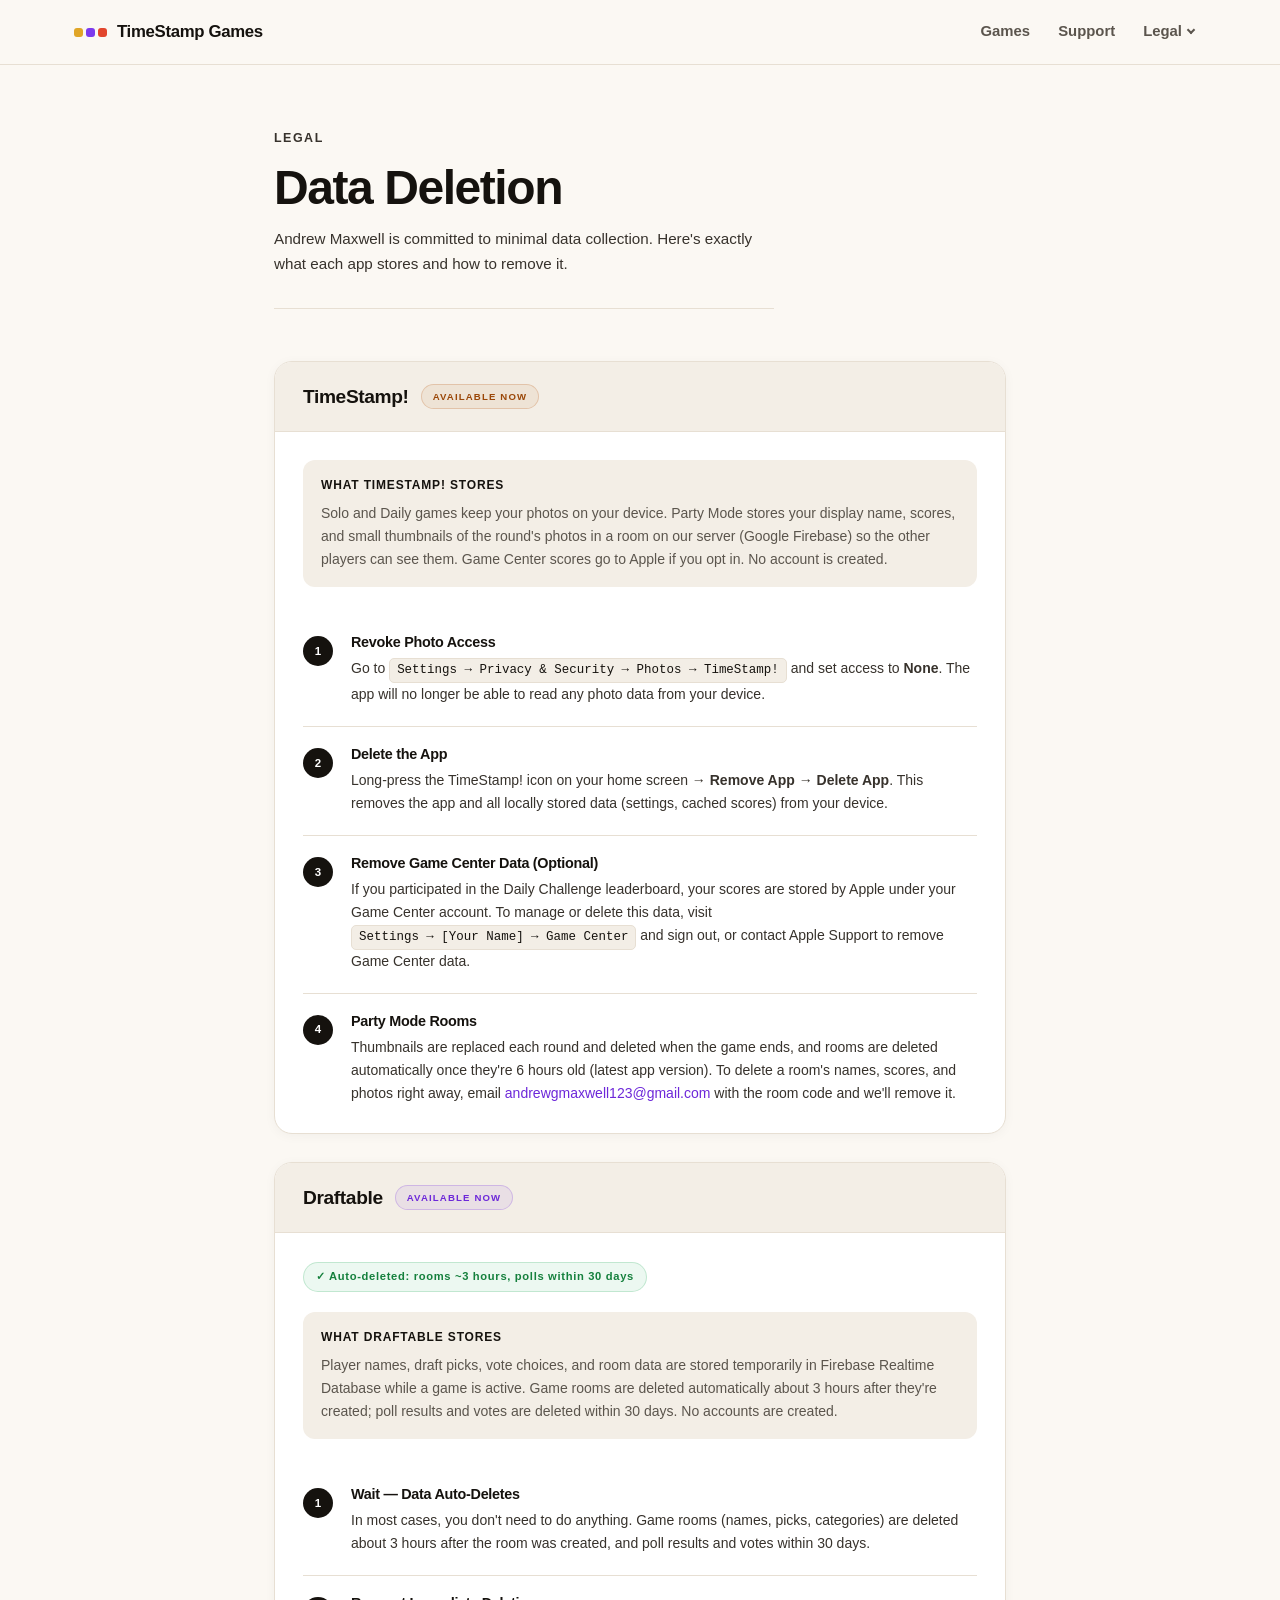
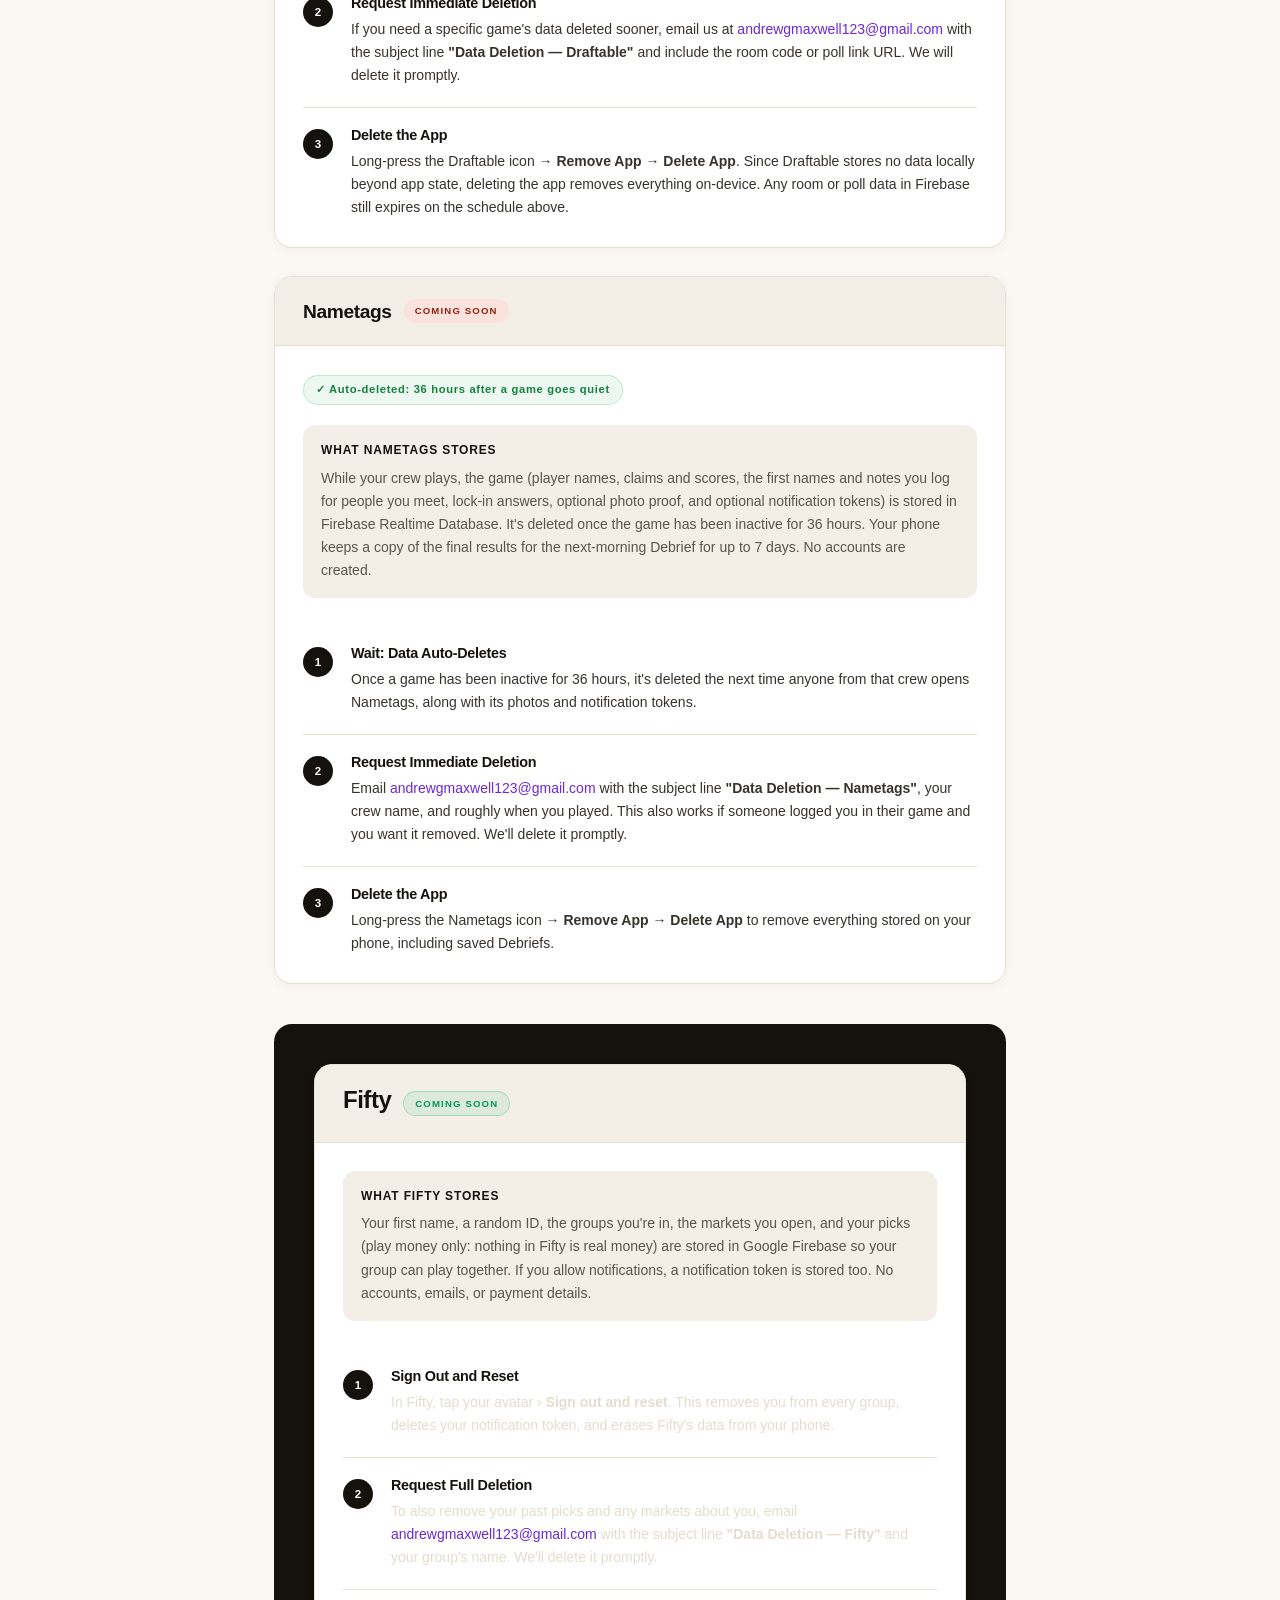
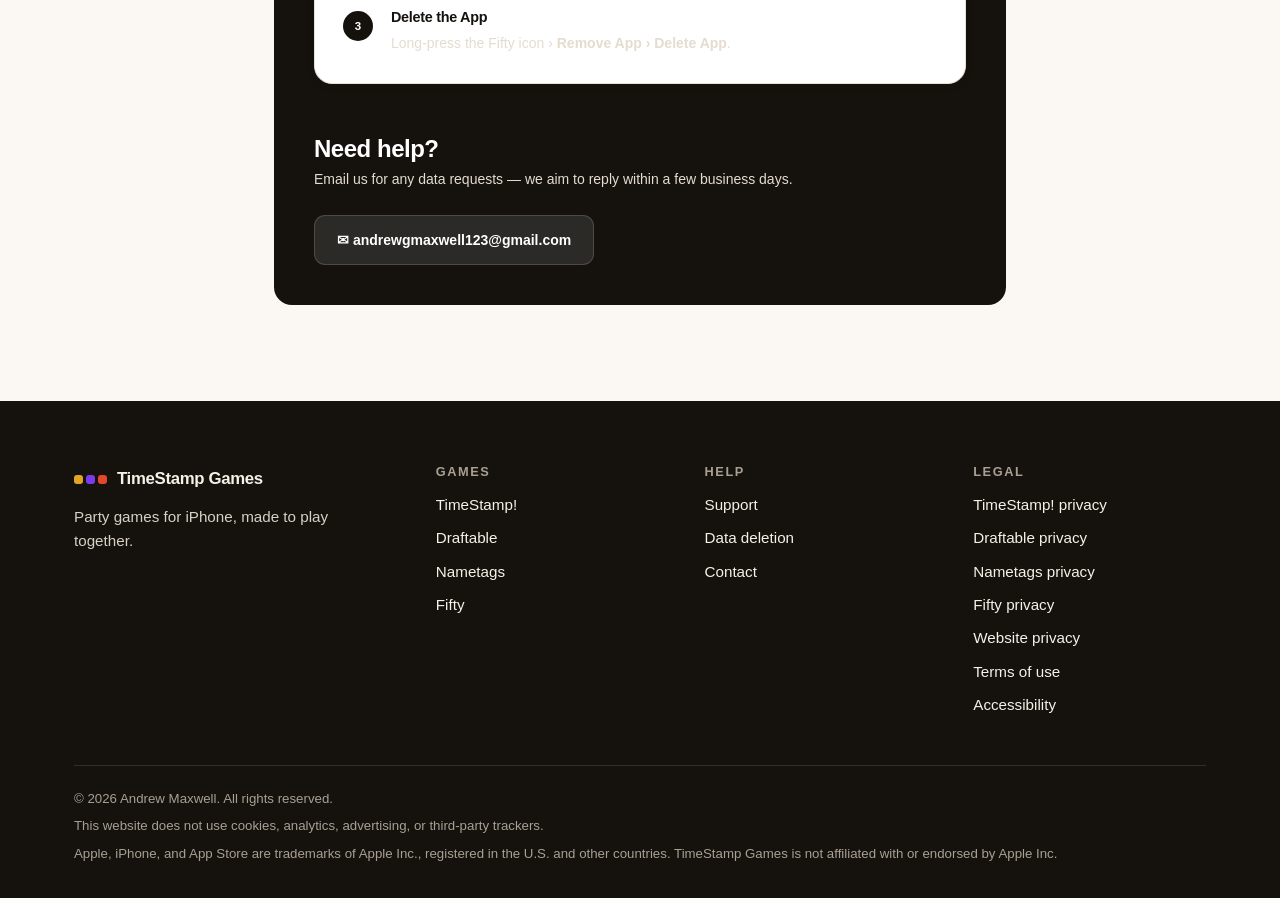
<file: data-deletion.html>
<!DOCTYPE html>
<html lang="en">
<head>
  <meta charset="UTF-8">
  <meta name="viewport" content="width=device-width, initial-scale=1.0">
  <title>Data Deletion — TimeStamp Games</title>
  <style>
    *, *::before, *::after { box-sizing: border-box; margin: 0; padding: 0; }
    :root {
      --bg: #FAFAF7; --bg2: #F4F4F0; --surface: #FFFFFF; --ink: #111110;
      --muted: #717170; --faint: #9E9E9C; --rule: #E4E4DF;
      --dr: #7c3aed; --dr-light: rgba(124,58,237,0.08); --dr-border: rgba(124,58,237,0.22);
      --ts: #f97316; --ts-light: rgba(249,115,22,0.08); --ts-border: rgba(249,115,22,0.22);
      --green: #16a34a; --green-light: rgba(22,163,74,0.08); --green-border: rgba(22,163,74,0.2);
    }
    html { scroll-behavior: smooth; }
    body { background: var(--bg); color: var(--ink); font-family: var(--body); line-height: 1.75; overflow-x: hidden; }
    body::after {
      content: ''; position: fixed; inset: 0; pointer-events: none; z-index: 9999; opacity: 0.022;
      background-image: url("data:image/svg+xml,%3Csvg viewBox='0 0 256 256' xmlns='http://www.w3.org/2000/svg'%3E%3Cfilter id='n'%3E%3CfeTurbulence type='fractalNoise' baseFrequency='0.9' numOctaves='4' stitchTiles='stitch'/%3E%3C/filter%3E%3Crect width='100%25' height='100%25' filter='url(%23n)' opacity='0.5'/%3E%3C/svg%3E");
    }

    nav.legacy-nav {
      position: sticky; top: 0; z-index: 200;
      display: flex; align-items: center; justify-content: space-between;
      padding: 0 48px; height: 62px;
      background: rgba(250,250,247,0.92); backdrop-filter: blur(16px); -webkit-backdrop-filter: blur(16px);
      border-bottom: 1px solid var(--rule);
    }
    .wordmark { font-family: var(--display); font-weight: 800; font-size: 1rem; color: var(--ink); text-decoration: none; letter-spacing: 0.02em; text-transform: uppercase; }
    .nav-links { display: flex; align-items: center; gap: 32px; }
    .nav-links a, .nav-links .dropdown > span { font-size: 0.82rem; font-weight: 500; color: var(--muted); text-decoration: none; cursor: pointer; transition: color 0.2s; }
    .nav-links a:hover, .nav-links .dropdown:hover > span { color: var(--ink); }
    .dropdown { position: relative; }
    .dropdown-menu { display: none; position: absolute; top: calc(100% + 12px); right: 0; background: var(--surface); border: 1px solid var(--rule); border-radius: 12px; overflow: hidden; min-width: 168px; box-shadow: 0 8px 32px rgba(17,17,16,0.08); }
    .dropdown:hover .dropdown-menu { display: block; }
    .dropdown-menu a { display: block; padding: 11px 18px; font-size: 0.82rem; font-weight: 500; color: var(--muted) !important; text-decoration: none; transition: background 0.15s, color 0.15s; }
    .dropdown-menu a:hover { background: var(--bg2); color: var(--ink) !important; }

    .doc-wrap { max-width: 720px; margin: 0 auto; padding: 72px 48px 100px; }
    .doc-eyebrow { font-family: var(--display); font-size: 0.65rem; font-weight: 700; letter-spacing: 0.18em; text-transform: uppercase; color: var(--faint); margin-bottom: 16px; }
    .doc-wrap h1 { font-family: var(--display); font-size: clamp(2rem, 4vw, 2.8rem); font-weight: 800; letter-spacing: -0.035em; line-height: 1.05; margin-bottom: 14px; }
    .doc-meta { font-size: 0.95rem; color: var(--muted); margin-bottom: 52px; padding-bottom: 32px; border-bottom: 1px solid var(--rule); max-width: 500px; }

    /* GAME SECTION CARDS */
    .game-section {
      background: var(--surface); border: 1px solid var(--rule);
      border-radius: 18px; overflow: hidden; margin-bottom: 28px;
      box-shadow: 0 2px 12px rgba(17,17,16,0.04);
    }
    .game-section-header {
      display: flex; align-items: center; gap: 12px;
      padding: 22px 28px; border-bottom: 1px solid var(--rule);
      background: var(--bg2);
    }
    .game-section-header h2 {
      font-family: var(--display); font-size: 1.2rem; font-weight: 800;
      letter-spacing: -0.02em; color: var(--ink);
    }
    .badge {
      font-family: var(--display); font-size: 0.6rem; font-weight: 700;
      letter-spacing: 0.12em; text-transform: uppercase;
      padding: 4px 11px; border-radius: 100px;
    }
    .badge-ts { background: var(--ts-light); color: var(--ts); border: 1px solid var(--ts-border); }
    .badge-dr { background: var(--dr-light); color: var(--dr); border: 1px solid var(--dr-border); }
    .badge-ff { background: rgba(0,186,107,0.09); color: #00995a; border: 1px solid rgba(0,186,107,0.28); }

    .game-section-body { padding: 28px; }

    .data-stored {
      background: var(--bg2); border-radius: 12px; padding: 16px 18px;
      margin-bottom: 28px; font-size: 0.875rem; color: var(--muted); line-height: 1.65;
    }
    .data-stored strong { color: var(--ink); display: block; margin-bottom: 6px; font-size: 0.75rem; letter-spacing: 0.07em; text-transform: uppercase; font-weight: 700; }

    /* AUTO DELETE BADGE */
    .auto-badge {
      display: inline-flex; align-items: center; gap: 6px;
      font-family: var(--display); font-size: 0.7rem; font-weight: 700;
      letter-spacing: 0.06em; padding: 5px 12px; border-radius: 100px;
      background: var(--green-light); color: var(--green); border: 1px solid var(--green-border);
      margin-bottom: 20px;
    }

    /* STEPS */
    .steps { display: flex; flex-direction: column; }
    .step { display: flex; gap: 18px; padding: 20px 0; border-bottom: 1px solid var(--rule); }
    .step:last-child { border-bottom: none; padding-bottom: 0; }
    .step-num {
      width: 30px; height: 30px; border-radius: 50%; flex-shrink: 0;
      display: flex; align-items: center; justify-content: center;
      font-family: var(--display); font-size: 0.72rem; font-weight: 800;
      background: var(--ink); color: #fff; margin-top: 1px;
    }
    .step-content h3 { font-size: 0.9rem; font-weight: 700; color: var(--ink); margin-bottom: 6px; }
    .step-content p { font-size: 0.875rem; color: var(--muted); line-height: 1.65; margin: 0; }
    .step-content a { color: var(--dr); text-decoration: none; }
    .step-content a:hover { text-decoration: underline; }
    .step-content code {
      display: inline-block; background: var(--bg2); padding: 1px 7px;
      border-radius: 5px; font-size: 0.78rem; font-family: monospace; color: var(--ink);
      border: 1px solid var(--rule);
    }

    /* CONTACT CTA */
    .contact-cta {
      background: var(--ink); color: #fff; border-radius: 18px; padding: 40px;
      margin-top: 40px; display: flex; align-items: center; justify-content: space-between; gap: 24px; flex-wrap: wrap;
    }
    .contact-cta h2 { font-family: var(--display); font-size: 1.5rem; font-weight: 800; letter-spacing: -0.02em; margin-bottom: 6px; }
    .contact-cta p { font-size: 0.875rem; color: rgba(255,255,255,0.45); }
    .contact-btn {
      display: inline-flex; align-items: center; gap: 8px;
      background: rgba(255,255,255,0.1); border: 1px solid rgba(255,255,255,0.15);
      padding: 13px 22px; border-radius: 11px; color: #fff; text-decoration: none;
      font-weight: 600; font-size: 0.875rem; white-space: nowrap; transition: background 0.2s;
    }
    .contact-btn:hover { background: rgba(255,255,255,0.18); }

    footer.legacy-footer { border-top: 1px solid var(--rule); padding: 40px 48px; }
    .footer-inner { max-width: 720px; margin: 0 auto; display: flex; align-items: center; justify-content: space-between; flex-wrap: wrap; gap: 16px; }
    .footer-copy { font-size: 0.8rem; color: var(--faint); }
    .footer-links { display: flex; flex-wrap: wrap; gap: 20px; }
    .footer-links a { font-size: 0.8rem; color: var(--faint); text-decoration: none; transition: color 0.2s; }
    .footer-links a:hover { color: var(--ink); }

    @media (max-width: 700px) {
      nav.legacy-nav { padding: 0 20px; } .nav-links { gap: 20px; }
      .doc-wrap { padding: 48px 20px 60px; }
      .game-section-header { padding: 18px 20px; }
      .game-section-body { padding: 20px; }
      .contact-cta { flex-direction: column; padding: 28px 24px; }
      footer.legacy-footer { padding: 28px 20px; }
      .footer-inner { flex-direction: column; align-items: flex-start; }
    }
  </style>
  <link rel="icon" href="data:image/svg+xml,%3Csvg xmlns='http://www.w3.org/2000/svg' viewBox='0 0 64 64'%3E%3Crect width='64' height='64' rx='14' fill='%2315120E'/%3E%3Crect x='10' y='26' width='12' height='12' rx='3' fill='%23E0A526'/%3E%3Crect x='26' y='26' width='12' height='12' rx='3' fill='%237C3AED'/%3E%3Crect x='42' y='26' width='12' height='12' rx='3' fill='%23E2462C'/%3E%3C/svg%3E">
  <link rel="stylesheet" href="assets/site.css">
</head>
<body>
  <a class="skip-link" href="#main">Skip to content</a>

  <header class="site-header">
    <div class="wrap">
      <a class="brand" href="index.html" aria-label="TimeStamp Games home">
        <span class="brand-mark" aria-hidden="true"><span></span><span></span><span></span></span>
        <span class="brand-name">TimeStamp Games</span>
      </a>
      <nav class="site-nav" aria-label="Main">
        <a href="index.html#games" class="hide-sm">Games</a>
        <a href="support.html">Support</a>
        <details>
          <summary>Legal</summary>
          <div class="menu">
            <a href="privacy-timestamp.html">TimeStamp! privacy</a>
            <a href="privacy-draftable.html">Draftable privacy</a>
            <a href="privacy-nametags.html">Nametags privacy</a>
            <a href="privacy-fifty.html">Fifty privacy</a>
            <a href="site-privacy.html">Website privacy</a>
            <a href="terms.html">Terms of use</a>
            <a href="data-deletion.html">Data deletion</a>
            <a href="accessibility.html">Accessibility</a>
          </div>
        </details>
      </nav>
    </div>
  </header>

  <main id="main">

<div class="doc-wrap">
  <p class="doc-eyebrow">Legal</p>
  <h1>Data Deletion</h1>
  <p class="doc-meta">Andrew Maxwell is committed to minimal data collection. Here's exactly what each app stores and how to remove it.</p>

  <!-- TIMESTAMP -->
  <div class="game-section">
    <div class="game-section-header">
      <h2>TimeStamp!</h2>
      <span class="badge badge-ts">Available Now</span>
    </div>
    <div class="game-section-body">
      <div class="data-stored">
        <strong>What TimeStamp! Stores</strong>
        Solo and Daily games keep your photos on your device. Party Mode stores your display name, scores, and small thumbnails of the round's photos in a room on our server (Google Firebase) so the other players can see them. Game Center scores go to Apple if you opt in. No account is created.
      </div>

      <div class="steps">
        <div class="step">
          <div class="step-num">1</div>
          <div class="step-content">
            <h3>Revoke Photo Access</h3>
            <p>Go to <code>Settings → Privacy &amp; Security → Photos → TimeStamp!</code> and set access to <strong>None</strong>. The app will no longer be able to read any photo data from your device.</p>
          </div>
        </div>
        <div class="step">
          <div class="step-num">2</div>
          <div class="step-content">
            <h3>Delete the App</h3>
            <p>Long-press the TimeStamp! icon on your home screen → <strong>Remove App → Delete App</strong>. This removes the app and all locally stored data (settings, cached scores) from your device.</p>
          </div>
        </div>
        <div class="step">
          <div class="step-num">3</div>
          <div class="step-content">
            <h3>Remove Game Center Data (Optional)</h3>
            <p>If you participated in the Daily Challenge leaderboard, your scores are stored by Apple under your Game Center account. To manage or delete this data, visit <code>Settings → [Your Name] → Game Center</code> and sign out, or contact Apple Support to remove Game Center data.</p>
          </div>
        </div>
        <div class="step">
          <div class="step-num">4</div>
          <div class="step-content">
            <h3>Party Mode Rooms</h3>
            <p>Thumbnails are replaced each round and deleted when the game ends, and rooms are deleted automatically once they're 6 hours old (latest app version). To delete a room's names, scores, and photos right away, email <a href="mailto:andrewgmaxwell123@gmail.com">andrewgmaxwell123@gmail.com</a> with the room code and we'll remove it.</p>
          </div>
        </div>
      </div>
    </div>
  </div>

  <!-- DRAFTABLE -->
  <div class="game-section">
    <div class="game-section-header">
      <h2>Draftable</h2>
      <span class="badge badge-dr">Available Now</span>
    </div>
    <div class="game-section-body">

      <span class="auto-badge">✓ Auto-deleted: rooms ~3 hours, polls within 30 days</span>

      <div class="data-stored">
        <strong>What Draftable Stores</strong>
        Player names, draft picks, vote choices, and room data are stored temporarily in Firebase Realtime Database while a game is active. Game rooms are deleted automatically about 3 hours after they're created; poll results and votes are deleted within 30 days. No accounts are created.
      </div>

      <div class="steps">
        <div class="step">
          <div class="step-num">1</div>
          <div class="step-content">
            <h3>Wait — Data Auto-Deletes</h3>
            <p>In most cases, you don't need to do anything. Game rooms (names, picks, categories) are deleted about 3 hours after the room was created, and poll results and votes within 30 days.</p>
          </div>
        </div>
        <div class="step">
          <div class="step-num">2</div>
          <div class="step-content">
            <h3>Request Immediate Deletion</h3>
            <p>If you need a specific game's data deleted sooner, email us at <a href="mailto:andrewgmaxwell123@gmail.com">andrewgmaxwell123@gmail.com</a> with the subject line <strong>"Data Deletion — Draftable"</strong> and include the room code or poll link URL. We will delete it promptly.</p>
          </div>
        </div>
        <div class="step">
          <div class="step-num">3</div>
          <div class="step-content">
            <h3>Delete the App</h3>
            <p>Long-press the Draftable icon → <strong>Remove App → Delete App</strong>. Since Draftable stores no data locally beyond app state, deleting the app removes everything on-device. Any room or poll data in Firebase still expires on the schedule above.</p>
          </div>
        </div>
      </div>
    </div>
  </div>

  <div class="game-section">
    <div class="game-section-header">
      <h2>Nametags</h2>
      <span class="badge badge-nt">Coming Soon</span>
    </div>
    <div class="game-section-body">

      <span class="auto-badge">✓ Auto-deleted: 36 hours after a game goes quiet</span>

      <div class="data-stored">
        <strong>What Nametags Stores</strong>
        While your crew plays, the game (player names, claims and scores, the first names and notes you log for people you meet, lock-in answers, optional photo proof, and optional notification tokens) is stored in Firebase Realtime Database. It's deleted once the game has been inactive for 36 hours. Your phone keeps a copy of the final results for the next-morning Debrief for up to 7 days. No accounts are created.
      </div>

      <div class="steps">
        <div class="step">
          <div class="step-num">1</div>
          <div class="step-content">
            <h3>Wait: Data Auto-Deletes</h3>
            <p>Once a game has been inactive for 36 hours, it's deleted the next time anyone from that crew opens Nametags, along with its photos and notification tokens.</p>
          </div>
        </div>
        <div class="step">
          <div class="step-num">2</div>
          <div class="step-content">
            <h3>Request Immediate Deletion</h3>
            <p>Email <a href="mailto:andrewgmaxwell123@gmail.com">andrewgmaxwell123@gmail.com</a> with the subject line <strong>"Data Deletion — Nametags"</strong>, your crew name, and roughly when you played. This also works if someone logged you in their game and you want it removed. We'll delete it promptly.</p>
          </div>
        </div>
        <div class="step">
          <div class="step-num">3</div>
          <div class="step-content">
            <h3>Delete the App</h3>
            <p>Long-press the Nametags icon → <strong>Remove App → Delete App</strong> to remove everything stored on your phone, including saved Debriefs.</p>
          </div>
        </div>
      </div>
    </div>
  </div>

  <!-- CONTACT CTA -->
  <div class="contact-cta">
      <div class="game-section">
    <div class="game-section-header">
      <h2>Fifty</h2>
      <span class="badge badge-ff">Coming Soon</span>
    </div>
    <div class="game-section-body">

      <div class="data-stored">
        <strong>What Fifty Stores</strong>
        Your first name, a random ID, the groups you're in, the markets you open, and your picks (play money only: nothing in Fifty is real money) are stored in Google Firebase so your group can play together. If you allow notifications, a notification token is stored too. No accounts, emails, or payment details.
      </div>

      <div class="steps">
        <div class="step">
          <div class="step-num">1</div>
          <div class="step-content">
            <h3>Sign Out and Reset</h3>
            <p>In Fifty, tap your avatar › <strong>Sign out and reset</strong>. This removes you from every group, deletes your notification token, and erases Fifty's data from your phone.</p>
          </div>
        </div>
        <div class="step">
          <div class="step-num">2</div>
          <div class="step-content">
            <h3>Request Full Deletion</h3>
            <p>To also remove your past picks and any markets about you, email <a href="mailto:andrewgmaxwell123@gmail.com">andrewgmaxwell123@gmail.com</a> with the subject line <strong>"Data Deletion — Fifty"</strong> and your group's name. We'll delete it promptly.</p>
          </div>
        </div>
        <div class="step">
          <div class="step-num">3</div>
          <div class="step-content">
            <h3>Delete the App</h3>
            <p>Long-press the Fifty icon › <strong>Remove App › Delete App</strong>.</p>
          </div>
        </div>
      </div>
    </div>
  </div>

<div>
      <h2>Need help?</h2>
      <p>Email us for any data requests — we aim to reply within a few business days.</p>
    </div>
    <a href="mailto:andrewgmaxwell123@gmail.com?subject=Data%20Deletion%20Request" class="contact-btn">
      ✉ andrewgmaxwell123@gmail.com
    </a>
  </div>

</div>

  </main>

  <footer class="site-footer">
    <div class="wrap">
      <div class="footer-grid">
        <div class="footer-about">
          <a class="brand" href="index.html"><span class="brand-mark" aria-hidden="true"><span></span><span></span><span></span></span>TimeStamp Games</a>
          <p>Party games for iPhone, made to play together.</p>
        </div>
        <div>
          <h2>Games</h2>
          <ul>
            <li><a href="index.html#timestamp">TimeStamp!</a></li>
            <li><a href="index.html#draftable">Draftable</a></li>
            <li><a href="index.html#nametags">Nametags</a></li>
            <li><a href="index.html#fifty">Fifty</a></li>
          </ul>
        </div>
        <div>
          <h2>Help</h2>
          <ul>
            <li><a href="support.html">Support</a></li>
            <li><a href="data-deletion.html">Data deletion</a></li>
            <li><a href="mailto:andrewgmaxwell123@gmail.com">Contact</a></li>
          </ul>
        </div>
        <div>
          <h2>Legal</h2>
          <ul>
            <li><a href="privacy-timestamp.html">TimeStamp! privacy</a></li>
            <li><a href="privacy-draftable.html">Draftable privacy</a></li>
            <li><a href="privacy-nametags.html">Nametags privacy</a></li>
            <li><a href="privacy-fifty.html">Fifty privacy</a></li>
            <li><a href="site-privacy.html">Website privacy</a></li>
            <li><a href="terms.html">Terms of use</a></li>
            <li><a href="accessibility.html">Accessibility</a></li>
          </ul>
        </div>
      </div>
      <div class="footer-legal">
        <p>© 2026 Andrew Maxwell. All rights reserved.</p>
        <p>This website does not use cookies, analytics, advertising, or third-party trackers.</p>
        <p>Apple, iPhone, and App Store are trademarks of Apple Inc., registered in the U.S. and other countries. TimeStamp Games is not affiliated with or endorsed by Apple Inc.</p>
      </div>
    </div>
  </footer>


</body>
</html>
</file>
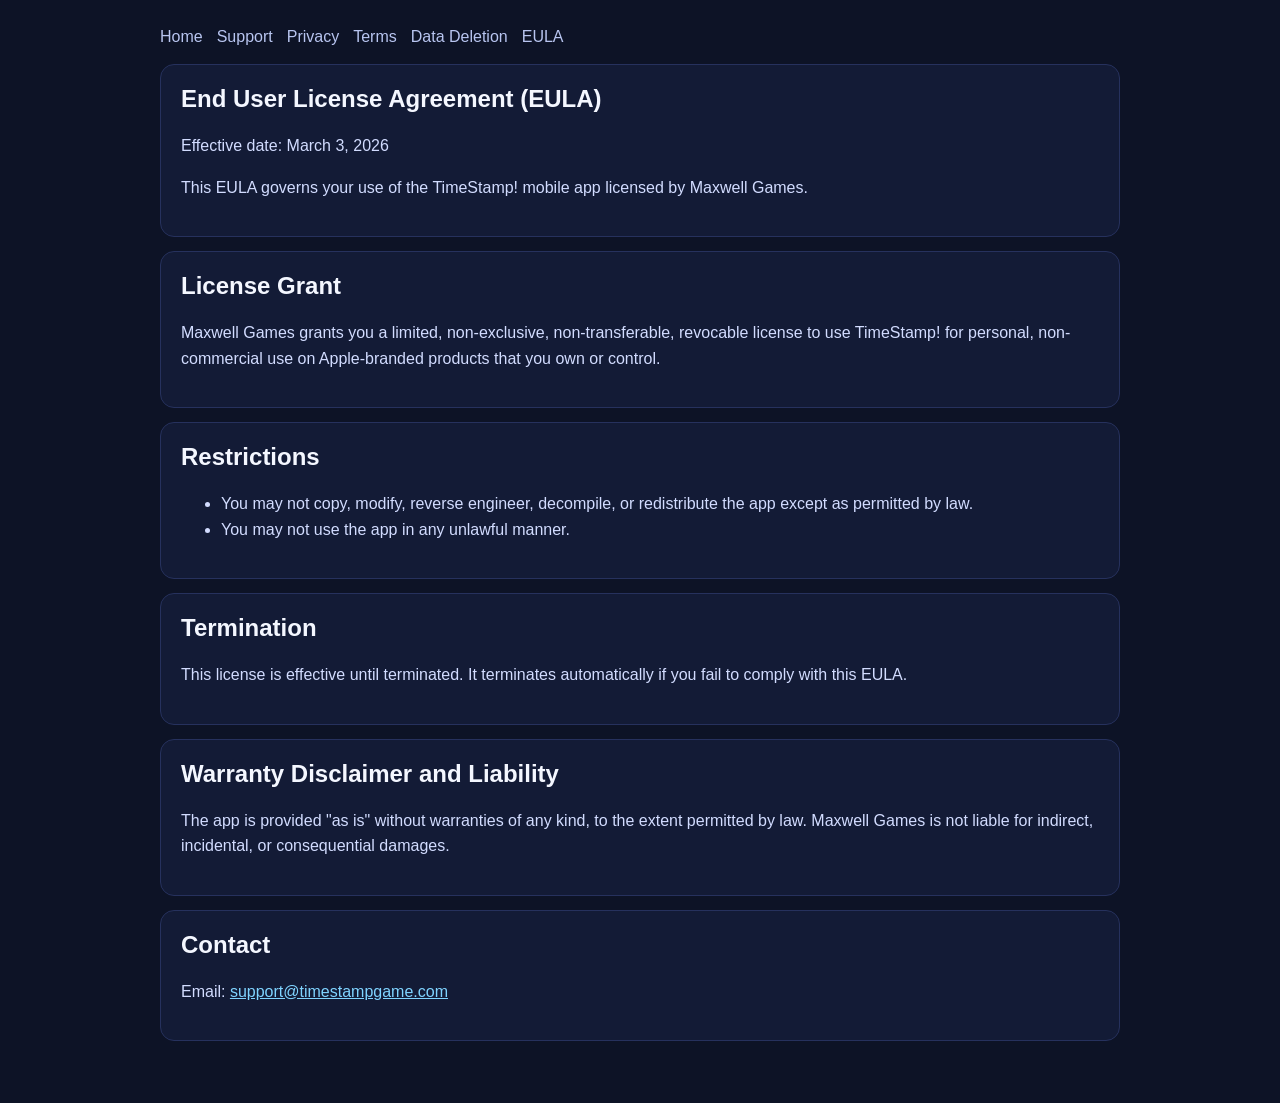
<file: eula.html>
<!DOCTYPE html>
<html lang="en">
<head>
  <meta charset="UTF-8" />
  <meta name="viewport" content="width=device-width, initial-scale=1.0" />
  <title>TimeStamp! End User License Agreement</title>
  <style>
    body {
      margin: 0;
      font-family: -apple-system, BlinkMacSystemFont, "Segoe UI", Roboto, Helvetica, Arial, sans-serif;
      background: #0d1326;
      color: #f4f7ff;
    }
    .wrap { max-width: 960px; margin: 0 auto; padding: 28px 20px 48px; }
    .nav { margin-bottom: 18px; display: flex; gap: 14px; flex-wrap: wrap; }
    .nav a { color: #b8c5f0; text-decoration: none; }
    .card {
      background: #131b36;
      border: 1px solid #26315d;
      border-radius: 14px;
      padding: 20px;
      margin-bottom: 14px;
    }
    h1, h2 { margin-top: 0; }
    p, li { color: #d2dcff; line-height: 1.6; }
    a { color: #7fd3ff; }
  </style>
</head>
<body>
  <div class="wrap">
    <nav class="nav">
      <a href="./index.html">Home</a>
      <a href="./support.html">Support</a>
      <a href="./privacy.html">Privacy</a>
      <a href="./terms.html">Terms</a>
      <a href="./data-deletion.html">Data Deletion</a>
      <a href="./eula.html">EULA</a>
    </nav>

    <section class="card">
      <h1>End User License Agreement (EULA)</h1>
      <p>Effective date: March 3, 2026</p>
      <p>This EULA governs your use of the TimeStamp! mobile app licensed by Maxwell Games.</p>
    </section>

    <section class="card">
      <h2>License Grant</h2>
      <p>Maxwell Games grants you a limited, non-exclusive, non-transferable, revocable license to use TimeStamp! for personal, non-commercial use on Apple-branded products that you own or control.</p>
    </section>

    <section class="card">
      <h2>Restrictions</h2>
      <ul>
        <li>You may not copy, modify, reverse engineer, decompile, or redistribute the app except as permitted by law.</li>
        <li>You may not use the app in any unlawful manner.</li>
      </ul>
    </section>

    <section class="card">
      <h2>Termination</h2>
      <p>This license is effective until terminated. It terminates automatically if you fail to comply with this EULA.</p>
    </section>

    <section class="card">
      <h2>Warranty Disclaimer and Liability</h2>
      <p>The app is provided "as is" without warranties of any kind, to the extent permitted by law. Maxwell Games is not liable for indirect, incidental, or consequential damages.</p>
    </section>

    <section class="card">
      <h2>Contact</h2>
      <p>Email: <a href="mailto:support@timestampgame.com">support@timestampgame.com</a></p>
    </section>
  </div>
</body>
</html>
</file>
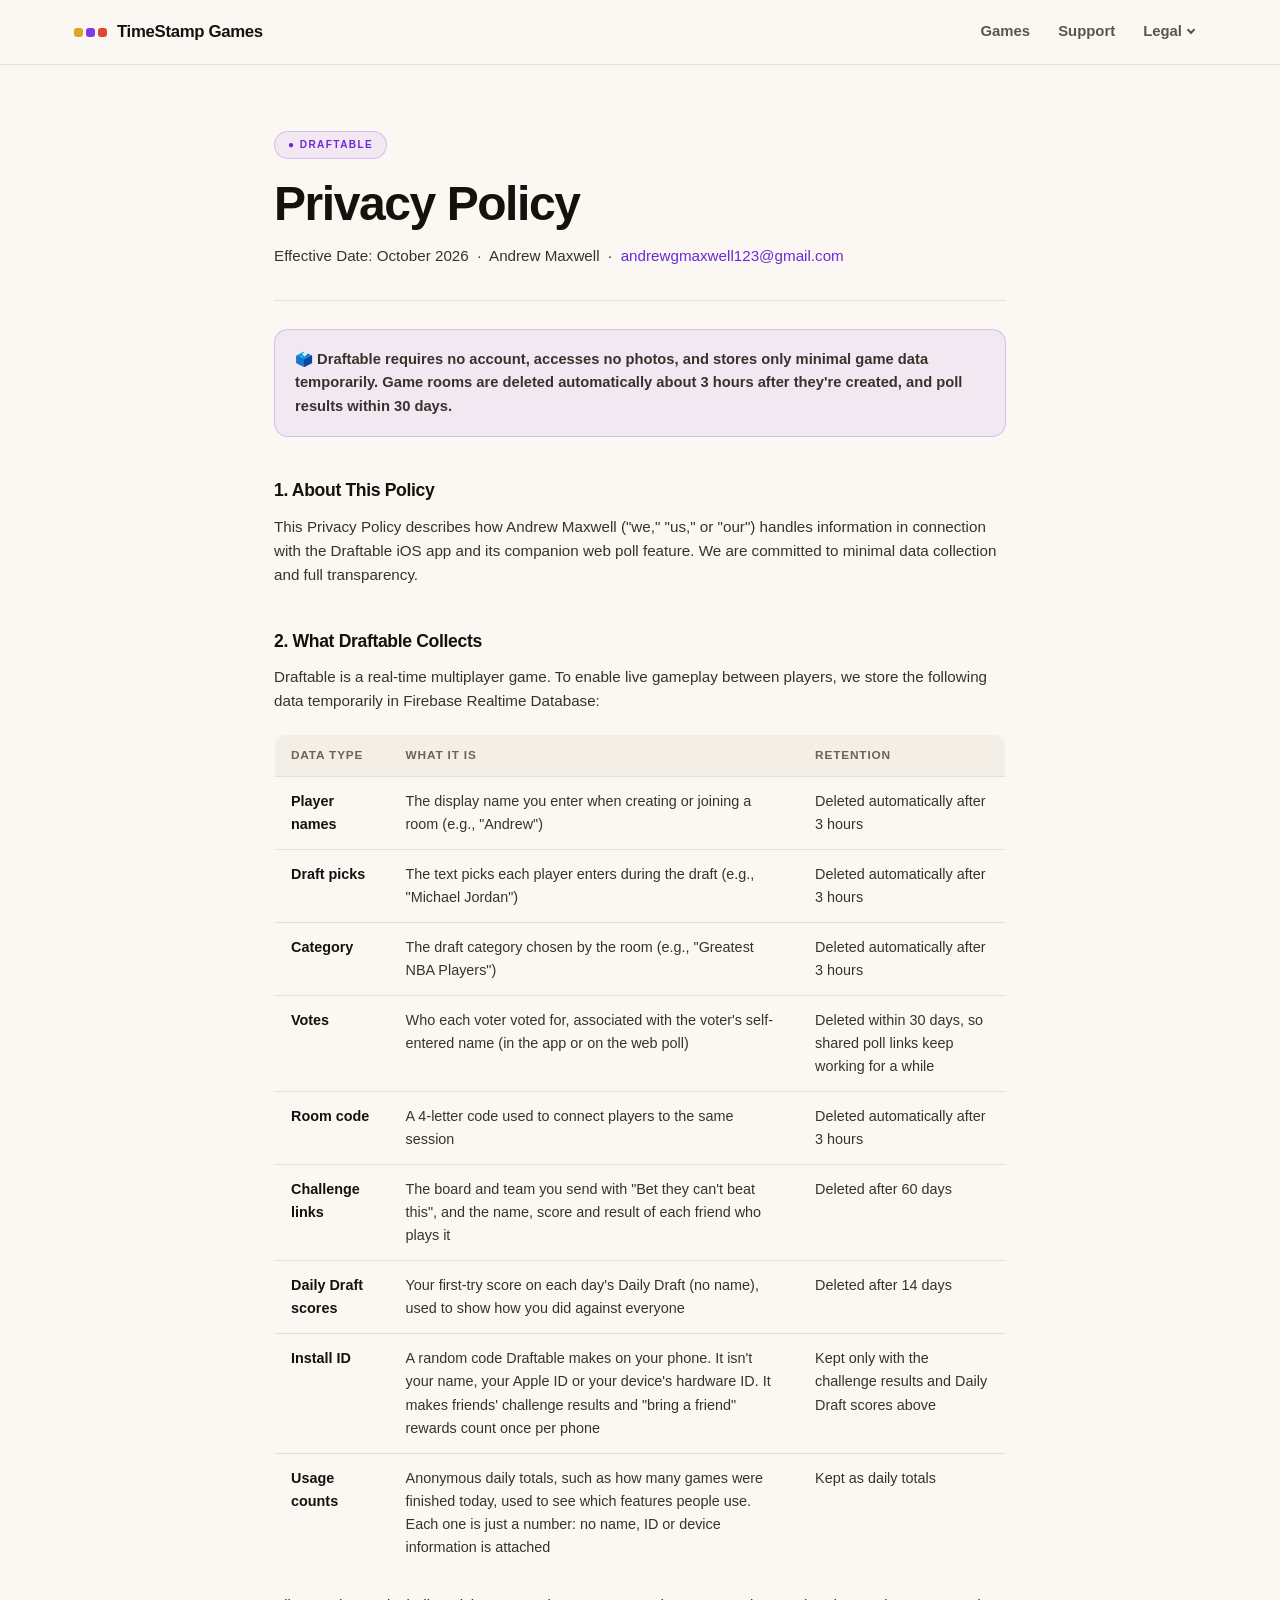
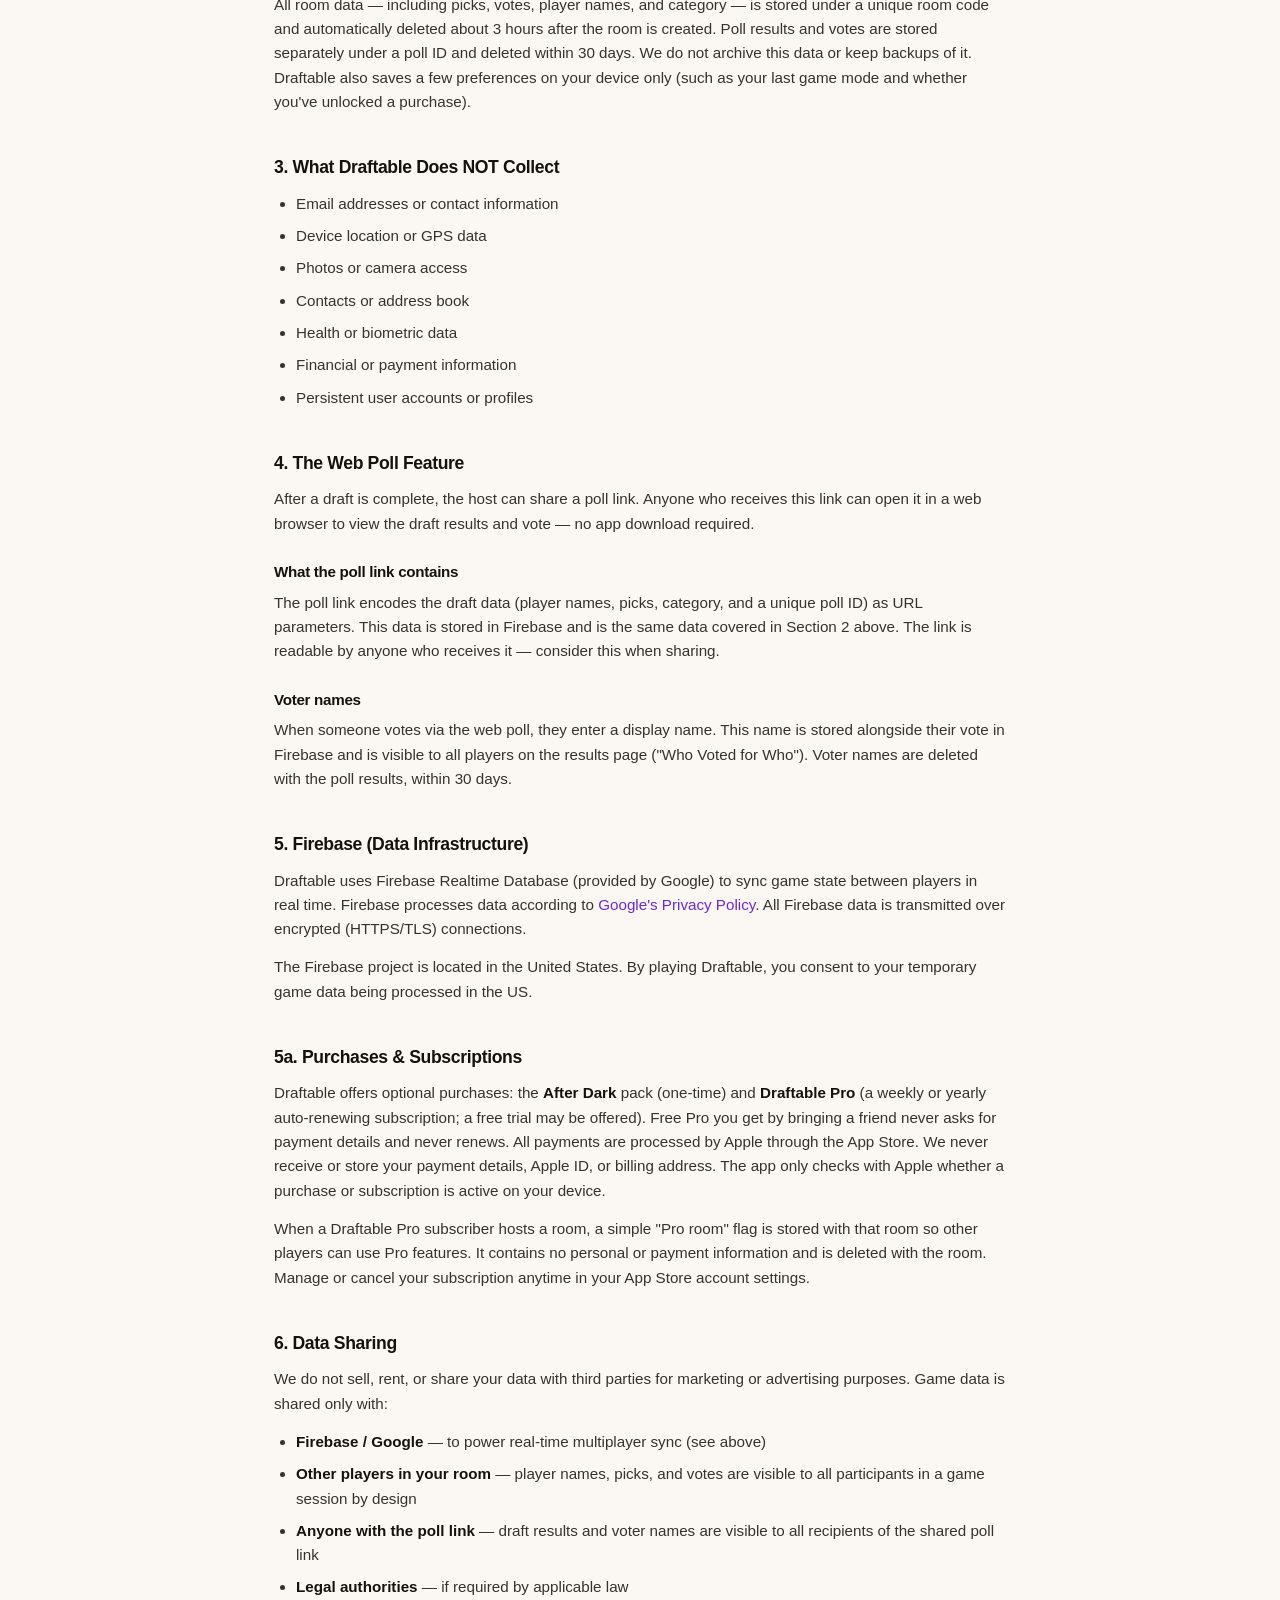
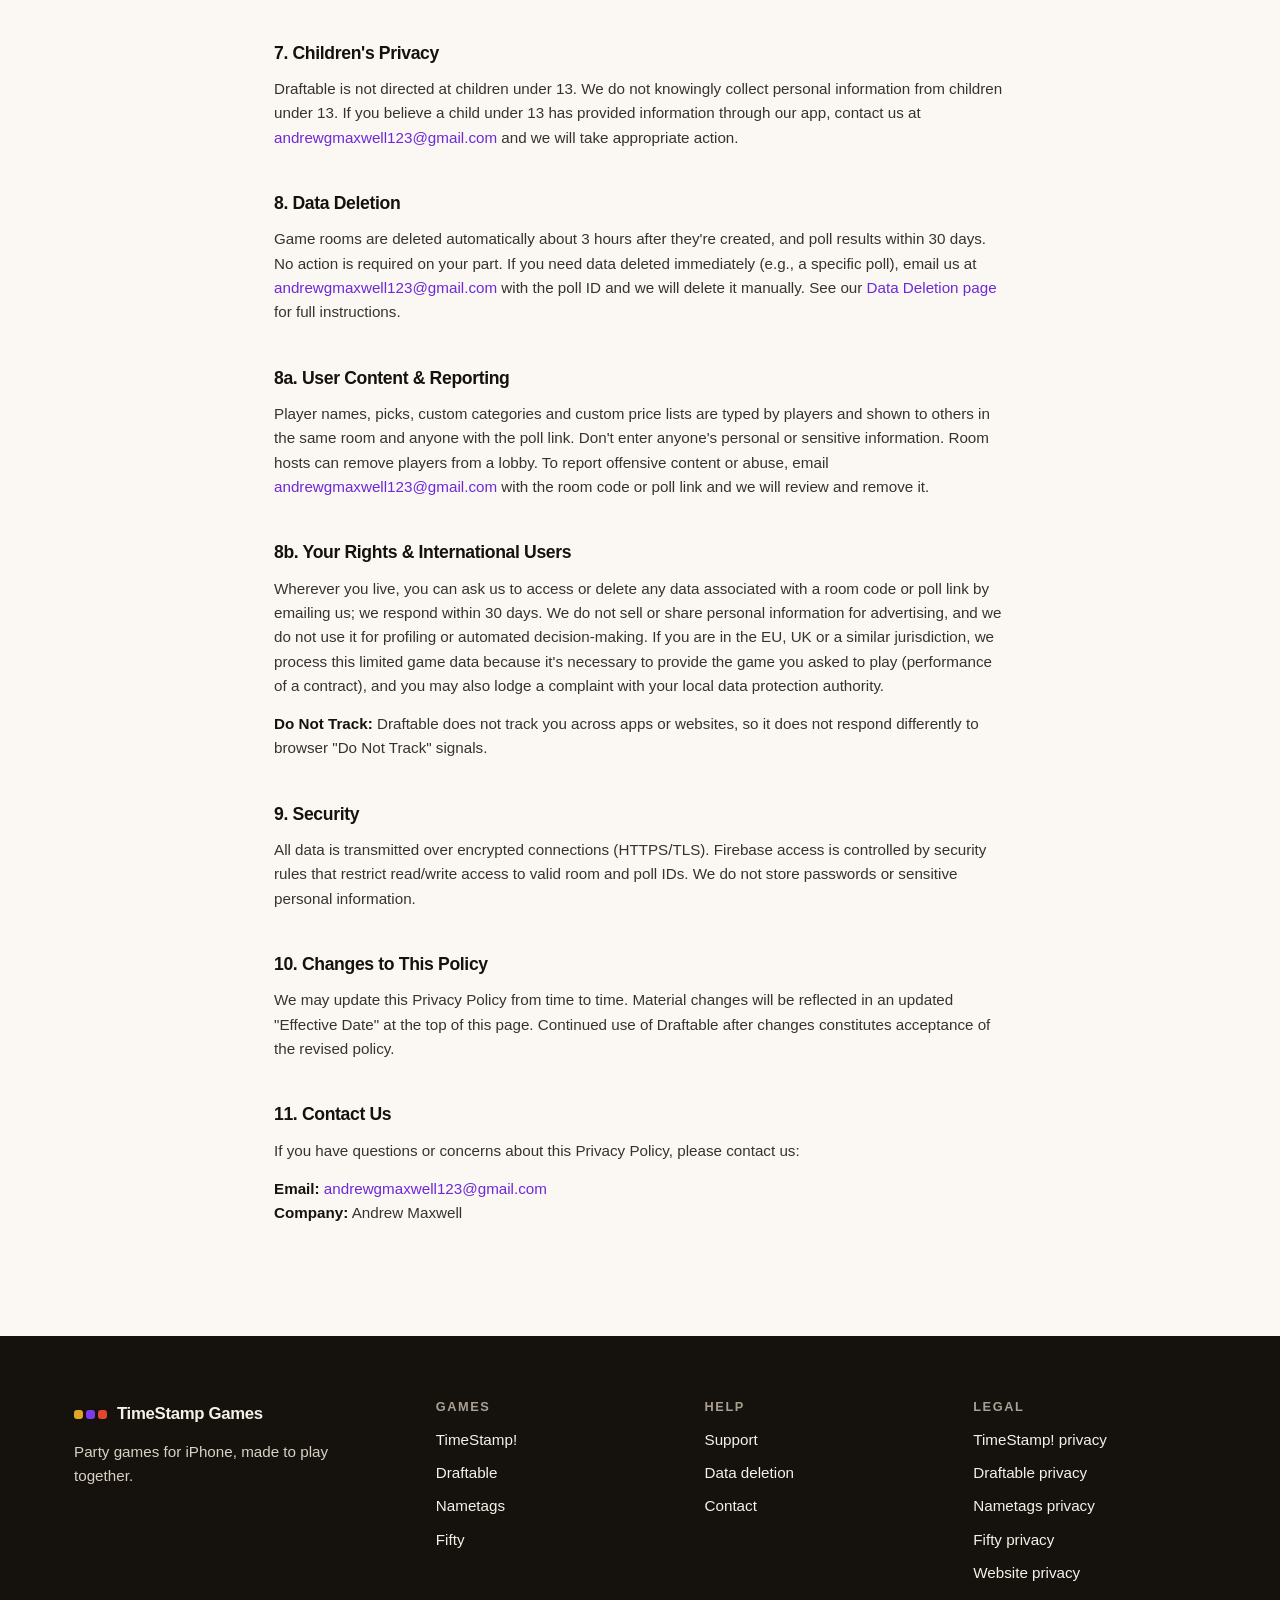
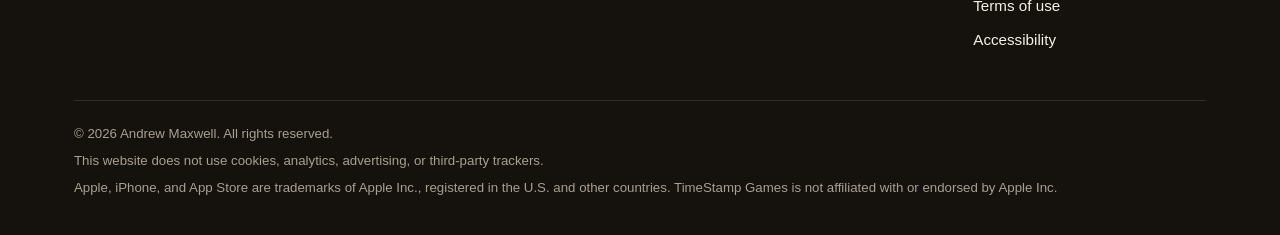
<file: privacy-draftable.html>
<!DOCTYPE html>
<html lang="en">
<head>
  <meta charset="UTF-8">
  <meta name="viewport" content="width=device-width, initial-scale=1.0">
  <title>Privacy Policy — Draftable — TimeStamp Games</title>
  <style>
    *, *::before, *::after { box-sizing: border-box; margin: 0; padding: 0; }
    :root {
      --bg: #FAFAF7; --bg2: #F4F4F0; --surface: #FFFFFF; --ink: #111110;
      --muted: #717170; --faint: #9E9E9C; --rule: #E4E4DF;
      --dr: #7c3aed; --dr-light: rgba(124,58,237,0.08); --dr-border: rgba(124,58,237,0.22);
    }
    html { scroll-behavior: smooth; }
    body { background: var(--bg); color: var(--ink); font-family: var(--body); line-height: 1.75; overflow-x: hidden; }
    body::after {
      content: ''; position: fixed; inset: 0; pointer-events: none; z-index: 9999; opacity: 0.022;
      background-image: url("data:image/svg+xml,%3Csvg viewBox='0 0 256 256' xmlns='http://www.w3.org/2000/svg'%3E%3Cfilter id='n'%3E%3CfeTurbulence type='fractalNoise' baseFrequency='0.9' numOctaves='4' stitchTiles='stitch'/%3E%3C/filter%3E%3Crect width='100%25' height='100%25' filter='url(%23n)' opacity='0.5'/%3E%3C/svg%3E");
    }

    nav.legacy-nav {
      position: sticky; top: 0; z-index: 200;
      display: flex; align-items: center; justify-content: space-between;
      padding: 0 48px; height: 62px;
      background: rgba(250,250,247,0.92); backdrop-filter: blur(16px); -webkit-backdrop-filter: blur(16px);
      border-bottom: 1px solid var(--rule);
    }
    .wordmark { font-family: var(--display); font-weight: 800; font-size: 1rem; color: var(--ink); text-decoration: none; letter-spacing: 0.02em; text-transform: uppercase; }
    .nav-links { display: flex; align-items: center; gap: 32px; }
    .nav-links a, .nav-links .dropdown > span { font-size: 0.82rem; font-weight: 500; color: var(--muted); text-decoration: none; cursor: pointer; transition: color 0.2s; }
    .nav-links a:hover, .nav-links .dropdown:hover > span { color: var(--ink); }
    .dropdown { position: relative; }
    .dropdown-menu { display: none; position: absolute; top: calc(100% + 12px); right: 0; background: var(--surface); border: 1px solid var(--rule); border-radius: 12px; overflow: hidden; min-width: 168px; box-shadow: 0 8px 32px rgba(17,17,16,0.08); }
    .dropdown:hover .dropdown-menu { display: block; }
    .dropdown-menu a { display: block; padding: 11px 18px; font-size: 0.82rem; font-weight: 500; color: var(--muted) !important; text-decoration: none; transition: background 0.15s, color 0.15s; }
    .dropdown-menu a:hover { background: var(--bg2); color: var(--ink) !important; }

    .doc-wrap { max-width: 720px; margin: 0 auto; padding: 72px 48px 100px; }

    .doc-game-badge {
      display: inline-flex; align-items: center; gap: 6px;
      font-family: var(--display); font-size: 0.63rem; font-weight: 700;
      letter-spacing: 0.14em; text-transform: uppercase;
      padding: 5px 13px; border-radius: 100px; margin-bottom: 20px;
      background: var(--dr-light); color: var(--dr); border: 1px solid var(--dr-border);
    }

    .doc-wrap h1 { font-family: var(--display); font-size: clamp(2rem, 4vw, 2.8rem); font-weight: 800; letter-spacing: -0.035em; line-height: 1.05; margin-bottom: 14px; }
    .doc-meta { font-size: 0.85rem; color: var(--faint); margin-bottom: 52px; padding-bottom: 32px; border-bottom: 1px solid var(--rule); line-height: 1.6; }
    .doc-meta a { color: var(--muted); text-decoration: underline; text-underline-offset: 2px; }

    .doc-wrap h2 { font-family: var(--display); font-size: 1.1rem; font-weight: 800; letter-spacing: -0.02em; color: var(--ink); margin: 44px 0 14px; }
    .doc-wrap h3 { font-size: 0.95rem; font-weight: 700; color: var(--ink); margin: 28px 0 10px; }
    .doc-wrap p { font-size: 0.95rem; color: var(--muted); margin-bottom: 14px; }
    .doc-wrap ul { padding-left: 22px; margin-bottom: 14px; }
    .doc-wrap ul li { font-size: 0.95rem; color: var(--muted); margin-bottom: 8px; }
    .doc-wrap a { color: var(--dr); text-decoration: none; }
    .doc-wrap a:hover { text-decoration: underline; }
    .doc-wrap strong { color: var(--ink); font-weight: 600; }

    .highlight-box {
      background: var(--dr-light); border: 1px solid var(--dr-border);
      border-radius: 14px; padding: 18px 20px; margin: 28px 0;
    }
    .highlight-box p { margin: 0; color: var(--ink); font-weight: 600; font-size: 0.92rem; }

    .data-table { width: 100%; border-collapse: collapse; margin: 20px 0; font-size: 0.875rem; border: 1px solid var(--rule); border-radius: 12px; overflow: hidden; }
    .data-table th { text-align: left; padding: 11px 16px; background: var(--bg2); font-weight: 700; font-size: 0.72rem; letter-spacing: 0.07em; text-transform: uppercase; color: var(--faint); border-bottom: 1px solid var(--rule); }
    .data-table td { padding: 13px 16px; border-bottom: 1px solid var(--rule); color: var(--muted); vertical-align: top; }
    .data-table tr:last-child td { border-bottom: none; }

    footer.legacy-footer { border-top: 1px solid var(--rule); padding: 40px 48px; }
    .footer-inner { max-width: 720px; margin: 0 auto; display: flex; align-items: center; justify-content: space-between; flex-wrap: wrap; gap: 16px; }
    .footer-copy { font-size: 0.8rem; color: var(--faint); }
    .footer-links { display: flex; flex-wrap: wrap; gap: 20px; }
    .footer-links a { font-size: 0.8rem; color: var(--faint); text-decoration: none; transition: color 0.2s; }
    .footer-links a:hover { color: var(--ink); }

    @media (max-width: 700px) {
      nav.legacy-nav { padding: 0 20px; } .nav-links { gap: 20px; }
      .doc-wrap { padding: 48px 20px 60px; }
      footer.legacy-footer { padding: 28px 20px; }
      .footer-inner { flex-direction: column; align-items: flex-start; }
      .data-table { font-size: 0.82rem; }
      .data-table th, .data-table td { padding: 10px 12px; }
    }
  </style>
  <link rel="icon" href="data:image/svg+xml,%3Csvg xmlns='http://www.w3.org/2000/svg' viewBox='0 0 64 64'%3E%3Crect width='64' height='64' rx='14' fill='%2315120E'/%3E%3Crect x='10' y='26' width='12' height='12' rx='3' fill='%23E0A526'/%3E%3Crect x='26' y='26' width='12' height='12' rx='3' fill='%237C3AED'/%3E%3Crect x='42' y='26' width='12' height='12' rx='3' fill='%23E2462C'/%3E%3C/svg%3E">
  <link rel="stylesheet" href="assets/site.css">
</head>
<body>
  <a class="skip-link" href="#main">Skip to content</a>

  <header class="site-header">
    <div class="wrap">
      <a class="brand" href="index.html" aria-label="TimeStamp Games home">
        <span class="brand-mark" aria-hidden="true"><span></span><span></span><span></span></span>
        <span class="brand-name">TimeStamp Games</span>
      </a>
      <nav class="site-nav" aria-label="Main">
        <a href="index.html#games" class="hide-sm">Games</a>
        <a href="support.html">Support</a>
        <details>
          <summary>Legal</summary>
          <div class="menu">
            <a href="privacy-timestamp.html">TimeStamp! privacy</a>
            <a href="privacy-draftable.html">Draftable privacy</a>
            <a href="privacy-nametags.html">Nametags privacy</a>
            <a href="privacy-fifty.html">Fifty privacy</a>
            <a href="site-privacy.html">Website privacy</a>
            <a href="terms.html">Terms of use</a>
            <a href="data-deletion.html">Data deletion</a>
            <a href="accessibility.html">Accessibility</a>
          </div>
        </details>
      </nav>
    </div>
  </header>

  <main id="main">

<div class="doc-wrap">
  <span class="doc-game-badge">● Draftable</span>
  <h1>Privacy Policy</h1>
  <p class="doc-meta">Effective Date: October 2026 &nbsp;·&nbsp; Andrew Maxwell &nbsp;·&nbsp; <a href="mailto:andrewgmaxwell123@gmail.com">andrewgmaxwell123@gmail.com</a></p>

  <div class="highlight-box">
    <p>🗳️ Draftable requires no account, accesses no photos, and stores only minimal game data temporarily. Game rooms are deleted automatically about 3 hours after they're created, and poll results within 30 days.</p>
  </div>

  <h2>1. About This Policy</h2>
  <p>This Privacy Policy describes how Andrew Maxwell ("we," "us," or "our") handles information in connection with the Draftable iOS app and its companion web poll feature. We are committed to minimal data collection and full transparency.</p>

  <h2>2. What Draftable Collects</h2>
  <p>Draftable is a real-time multiplayer game. To enable live gameplay between players, we store the following data temporarily in Firebase Realtime Database:</p>

  <table class="data-table">
    <thead>
      <tr>
        <th>Data Type</th>
        <th>What It Is</th>
        <th>Retention</th>
      </tr>
    </thead>
    <tbody>
      <tr>
        <td><strong>Player names</strong></td>
        <td>The display name you enter when creating or joining a room (e.g., "Andrew")</td>
        <td>Deleted automatically after 3 hours</td>
      </tr>
      <tr>
        <td><strong>Draft picks</strong></td>
        <td>The text picks each player enters during the draft (e.g., "Michael Jordan")</td>
        <td>Deleted automatically after 3 hours</td>
      </tr>
      <tr>
        <td><strong>Category</strong></td>
        <td>The draft category chosen by the room (e.g., "Greatest NBA Players")</td>
        <td>Deleted automatically after 3 hours</td>
      </tr>
      <tr>
        <td><strong>Votes</strong></td>
        <td>Who each voter voted for, associated with the voter's self-entered name (in the app or on the web poll)</td>
        <td>Deleted within 30 days, so shared poll links keep working for a while</td>
      </tr>
      <tr>
        <td><strong>Room code</strong></td>
        <td>A 4-letter code used to connect players to the same session</td>
        <td>Deleted automatically after 3 hours</td>
      </tr>
      <tr>
        <td><strong>Challenge links</strong></td>
        <td>The board and team you send with "Bet they can't beat this", and the name, score and result of each friend who plays it</td>
        <td>Deleted after 60 days</td>
      </tr>
      <tr>
        <td><strong>Daily Draft scores</strong></td>
        <td>Your first-try score on each day's Daily Draft (no name), used to show how you did against everyone</td>
        <td>Deleted after 14 days</td>
      </tr>
      <tr>
        <td><strong>Install ID</strong></td>
        <td>A random code Draftable makes on your phone. It isn't your name, your Apple ID or your device's hardware ID. It makes friends' challenge results and "bring a friend" rewards count once per phone</td>
        <td>Kept only with the challenge results and Daily Draft scores above</td>
      </tr>
      <tr>
        <td><strong>Usage counts</strong></td>
        <td>Anonymous daily totals, such as how many games were finished today, used to see which features people use. Each one is just a number: no name, ID or device information is attached</td>
        <td>Kept as daily totals</td>
      </tr>
    </tbody>
  </table>

  <p>All room data — including picks, votes, player names, and category — is stored under a unique room code and automatically deleted about 3 hours after the room is created. Poll results and votes are stored separately under a poll ID and deleted within 30 days. We do not archive this data or keep backups of it. Draftable also saves a few preferences on your device only (such as your last game mode and whether you've unlocked a purchase).</p>

  <h2>3. What Draftable Does NOT Collect</h2>
  <ul>
    <li>Email addresses or contact information</li>
    <li>Device location or GPS data</li>
    <li>Photos or camera access</li>
    <li>Contacts or address book</li>
    <li>Health or biometric data</li>
    <li>Financial or payment information</li>
    <li>Persistent user accounts or profiles</li>
  </ul>

  <h2>4. The Web Poll Feature</h2>
  <p>After a draft is complete, the host can share a poll link. Anyone who receives this link can open it in a web browser to view the draft results and vote — no app download required.</p>

  <h3>What the poll link contains</h3>
  <p>The poll link encodes the draft data (player names, picks, category, and a unique poll ID) as URL parameters. This data is stored in Firebase and is the same data covered in Section 2 above. The link is readable by anyone who receives it — consider this when sharing.</p>

  <h3>Voter names</h3>
  <p>When someone votes via the web poll, they enter a display name. This name is stored alongside their vote in Firebase and is visible to all players on the results page ("Who Voted for Who"). Voter names are deleted with the poll results, within 30 days.</p>

  <h2>5. Firebase (Data Infrastructure)</h2>
  <p>Draftable uses Firebase Realtime Database (provided by Google) to sync game state between players in real time. Firebase processes data according to <a href="https://firebase.google.com/support/privacy" target="_blank">Google's Privacy Policy</a>. All Firebase data is transmitted over encrypted (HTTPS/TLS) connections.</p>
  <p>The Firebase project is located in the United States. By playing Draftable, you consent to your temporary game data being processed in the US.</p>

  <h2>5a. Purchases &amp; Subscriptions</h2>
  <p>Draftable offers optional purchases: the <strong>After Dark</strong> pack (one-time) and <strong>Draftable Pro</strong> (a weekly or yearly auto-renewing subscription; a free trial may be offered). Free Pro you get by bringing a friend never asks for payment details and never renews. All payments are processed by Apple through the App Store. We never receive or store your payment details, Apple ID, or billing address. The app only checks with Apple whether a purchase or subscription is active on your device.</p>
  <p>When a Draftable Pro subscriber hosts a room, a simple "Pro room" flag is stored with that room so other players can use Pro features. It contains no personal or payment information and is deleted with the room. Manage or cancel your subscription anytime in your App Store account settings.</p>

  <h2>6. Data Sharing</h2>
  <p>We do not sell, rent, or share your data with third parties for marketing or advertising purposes. Game data is shared only with:</p>
  <ul>
    <li><strong>Firebase / Google</strong> — to power real-time multiplayer sync (see above)</li>
    <li><strong>Other players in your room</strong> — player names, picks, and votes are visible to all participants in a game session by design</li>
    <li><strong>Anyone with the poll link</strong> — draft results and voter names are visible to all recipients of the shared poll link</li>
    <li><strong>Legal authorities</strong> — if required by applicable law</li>
  </ul>

  <h2>7. Children's Privacy</h2>
  <p>Draftable is not directed at children under 13. We do not knowingly collect personal information from children under 13. If you believe a child under 13 has provided information through our app, contact us at <a href="mailto:andrewgmaxwell123@gmail.com">andrewgmaxwell123@gmail.com</a> and we will take appropriate action.</p>

  <h2>8. Data Deletion</h2>
  <p>Game rooms are deleted automatically about 3 hours after they're created, and poll results within 30 days. No action is required on your part. If you need data deleted immediately (e.g., a specific poll), email us at <a href="mailto:andrewgmaxwell123@gmail.com">andrewgmaxwell123@gmail.com</a> with the poll ID and we will delete it manually. See our <a href="data-deletion.html">Data Deletion page</a> for full instructions.</p>

  <h2>8a. User Content &amp; Reporting</h2>
  <p>Player names, picks, custom categories and custom price lists are typed by players and shown to others in the same room and anyone with the poll link. Don't enter anyone's personal or sensitive information. Room hosts can remove players from a lobby. To report offensive content or abuse, email <a href="mailto:andrewgmaxwell123@gmail.com">andrewgmaxwell123@gmail.com</a> with the room code or poll link and we will review and remove it.</p>

  <h2>8b. Your Rights &amp; International Users</h2>
  <p>Wherever you live, you can ask us to access or delete any data associated with a room code or poll link by emailing us; we respond within 30 days. We do not sell or share personal information for advertising, and we do not use it for profiling or automated decision-making. If you are in the EU, UK or a similar jurisdiction, we process this limited game data because it's necessary to provide the game you asked to play (performance of a contract), and you may also lodge a complaint with your local data protection authority.</p>
  <p><strong>Do Not Track:</strong> Draftable does not track you across apps or websites, so it does not respond differently to browser "Do Not Track" signals.</p>

  <h2>9. Security</h2>
  <p>All data is transmitted over encrypted connections (HTTPS/TLS). Firebase access is controlled by security rules that restrict read/write access to valid room and poll IDs. We do not store passwords or sensitive personal information.</p>

  <h2>10. Changes to This Policy</h2>
  <p>We may update this Privacy Policy from time to time. Material changes will be reflected in an updated "Effective Date" at the top of this page. Continued use of Draftable after changes constitutes acceptance of the revised policy.</p>

  <h2>11. Contact Us</h2>
  <p>If you have questions or concerns about this Privacy Policy, please contact us:</p>
  <p><strong>Email:</strong> <a href="mailto:andrewgmaxwell123@gmail.com">andrewgmaxwell123@gmail.com</a><br>
  <strong>Company:</strong> Andrew Maxwell</p>
</div>

  </main>

  <footer class="site-footer">
    <div class="wrap">
      <div class="footer-grid">
        <div class="footer-about">
          <a class="brand" href="index.html"><span class="brand-mark" aria-hidden="true"><span></span><span></span><span></span></span>TimeStamp Games</a>
          <p>Party games for iPhone, made to play together.</p>
        </div>
        <div>
          <h2>Games</h2>
          <ul>
            <li><a href="index.html#timestamp">TimeStamp!</a></li>
            <li><a href="index.html#draftable">Draftable</a></li>
            <li><a href="index.html#nametags">Nametags</a></li>
            <li><a href="index.html#fifty">Fifty</a></li>
          </ul>
        </div>
        <div>
          <h2>Help</h2>
          <ul>
            <li><a href="support.html">Support</a></li>
            <li><a href="data-deletion.html">Data deletion</a></li>
            <li><a href="mailto:andrewgmaxwell123@gmail.com">Contact</a></li>
          </ul>
        </div>
        <div>
          <h2>Legal</h2>
          <ul>
            <li><a href="privacy-timestamp.html">TimeStamp! privacy</a></li>
            <li><a href="privacy-draftable.html">Draftable privacy</a></li>
            <li><a href="privacy-nametags.html">Nametags privacy</a></li>
            <li><a href="privacy-fifty.html">Fifty privacy</a></li>
            <li><a href="site-privacy.html">Website privacy</a></li>
            <li><a href="terms.html">Terms of use</a></li>
            <li><a href="accessibility.html">Accessibility</a></li>
          </ul>
        </div>
      </div>
      <div class="footer-legal">
        <p>© 2026 Andrew Maxwell. All rights reserved.</p>
        <p>This website does not use cookies, analytics, advertising, or third-party trackers.</p>
        <p>Apple, iPhone, and App Store are trademarks of Apple Inc., registered in the U.S. and other countries. TimeStamp Games is not affiliated with or endorsed by Apple Inc.</p>
      </div>
    </div>
  </footer>


</body>
</html>
</file>
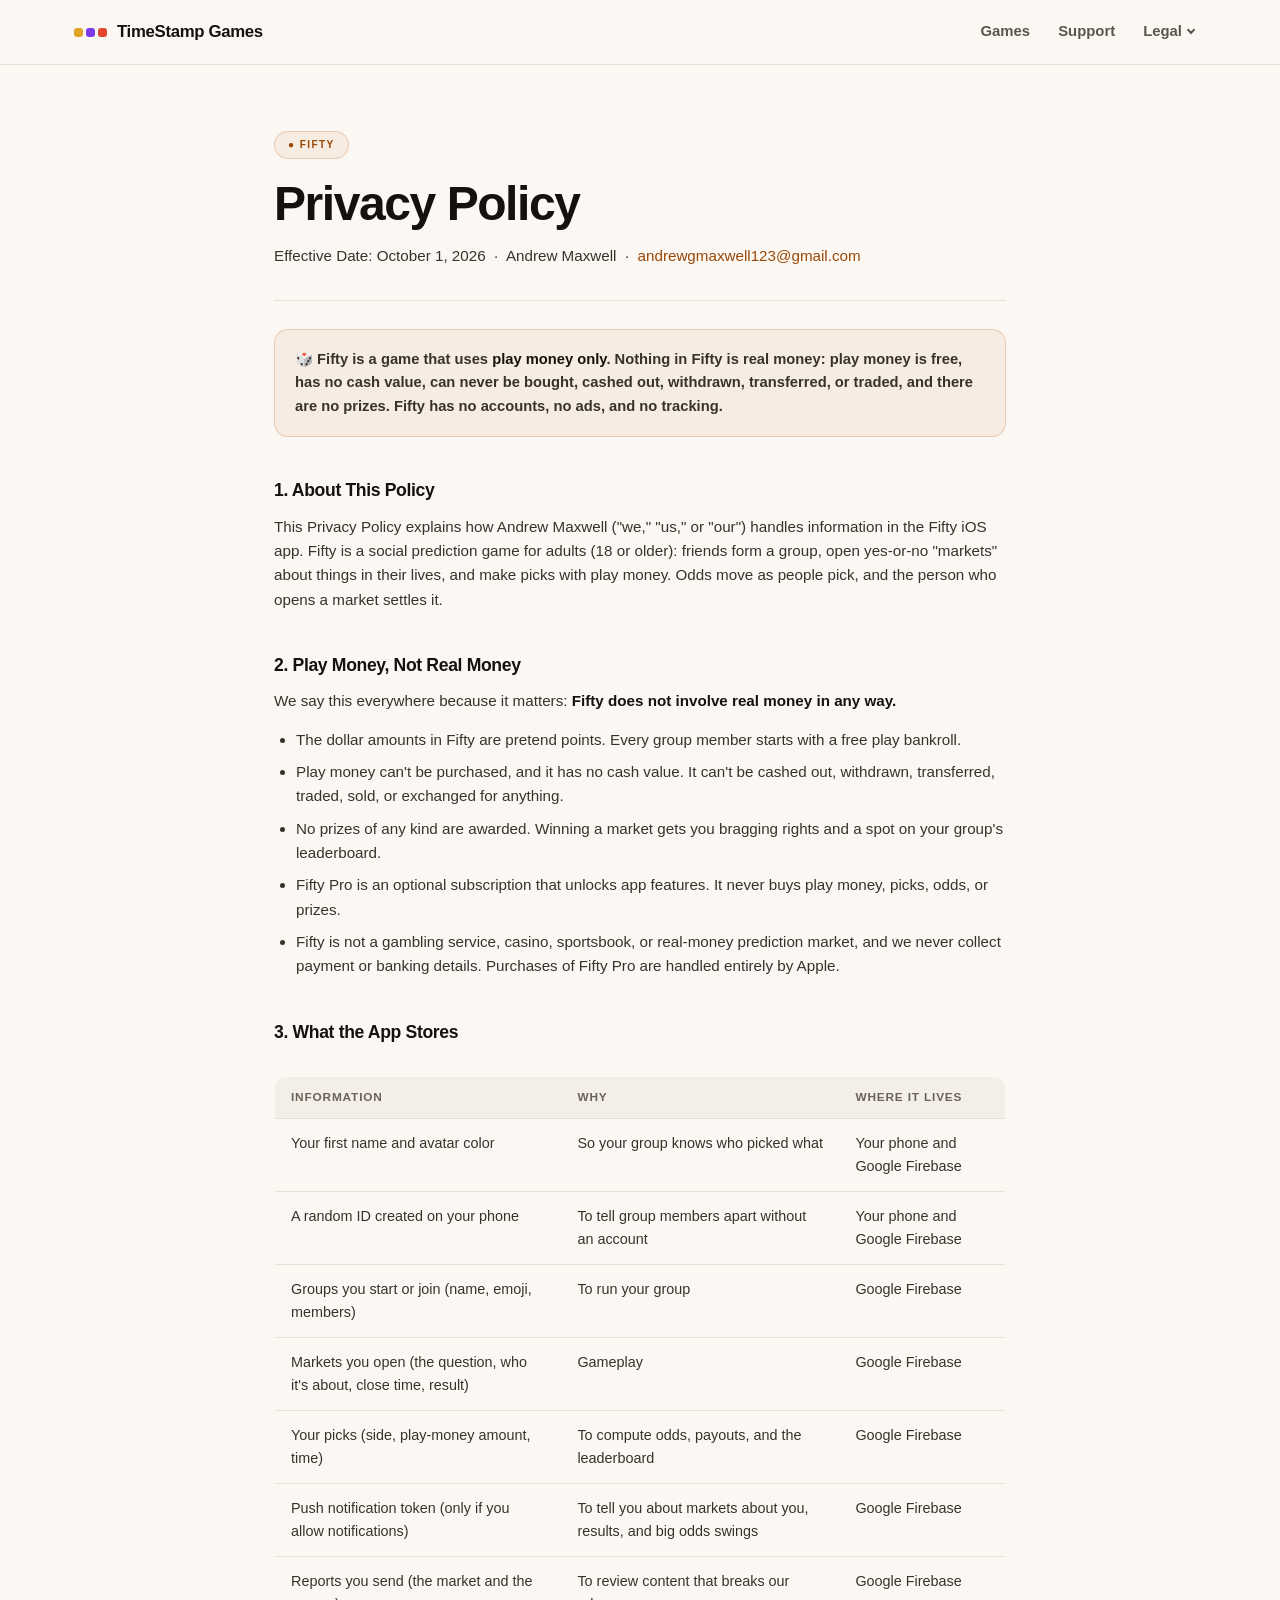
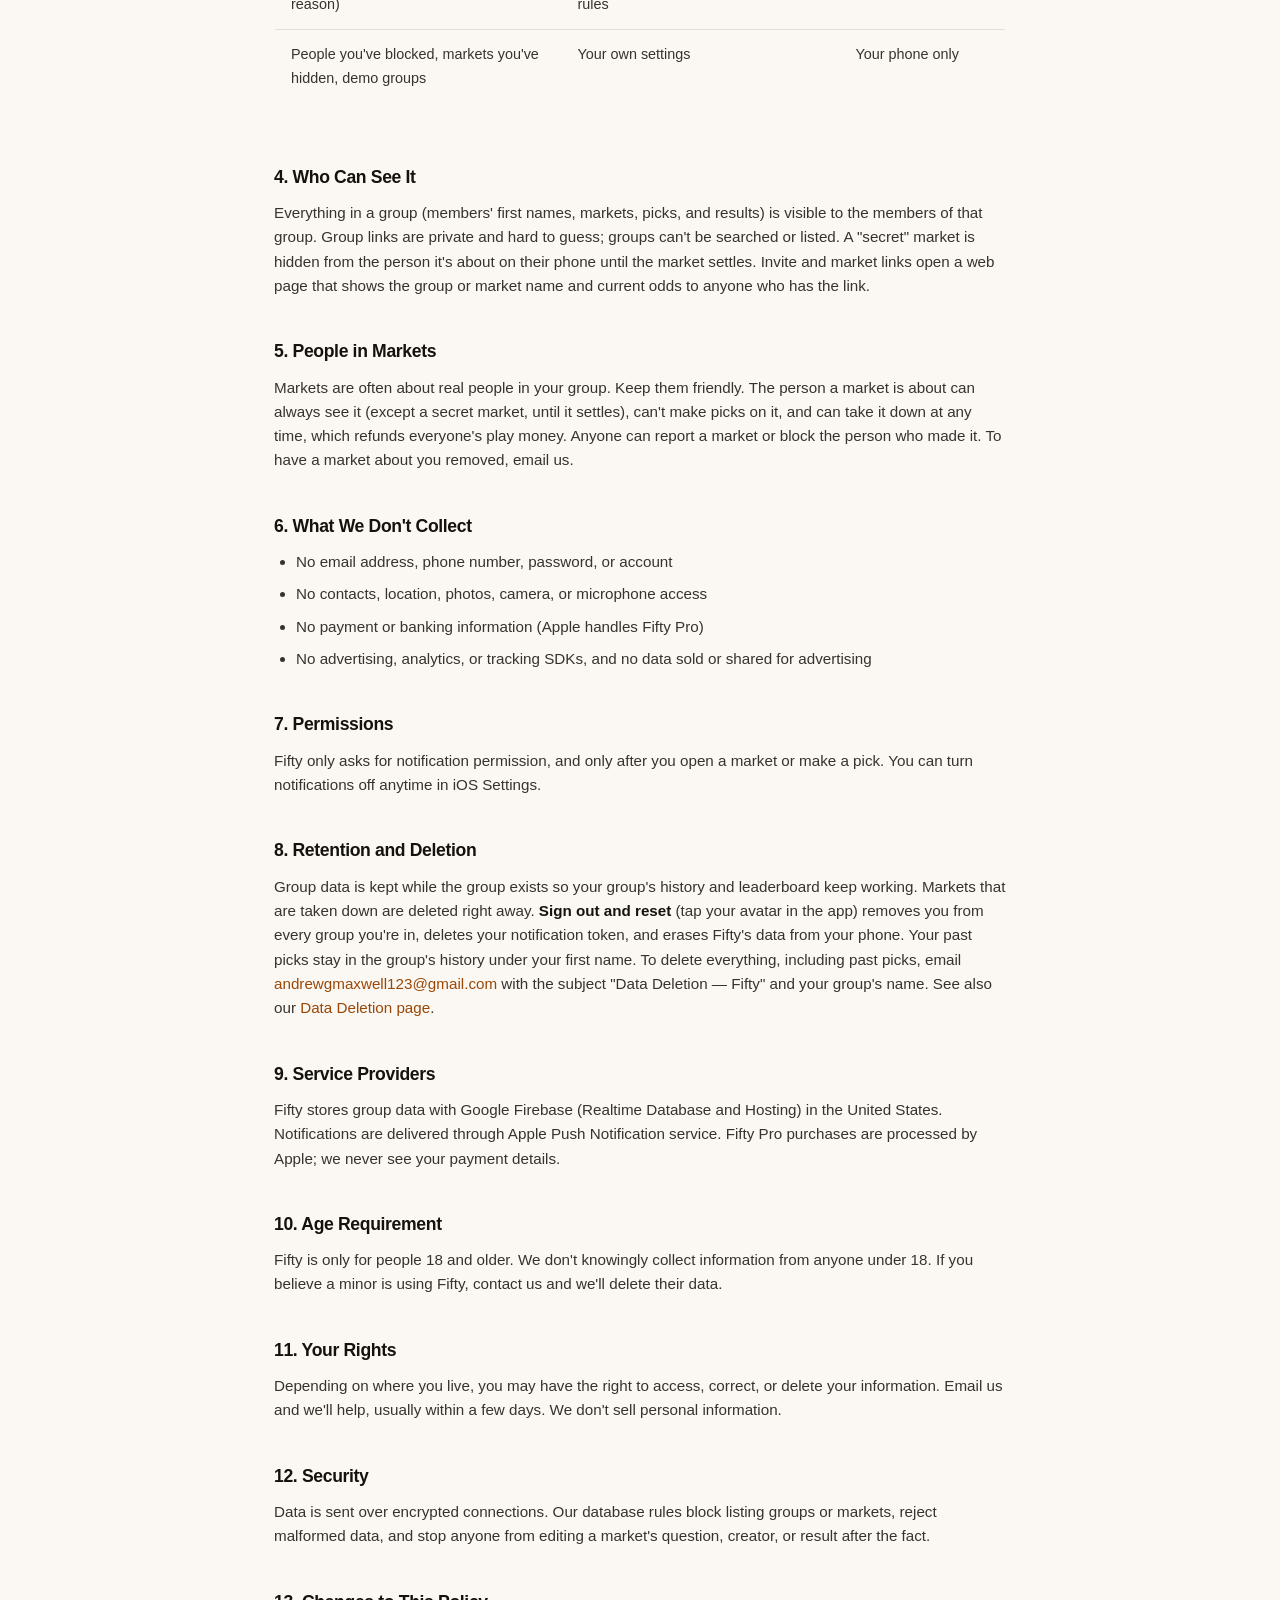
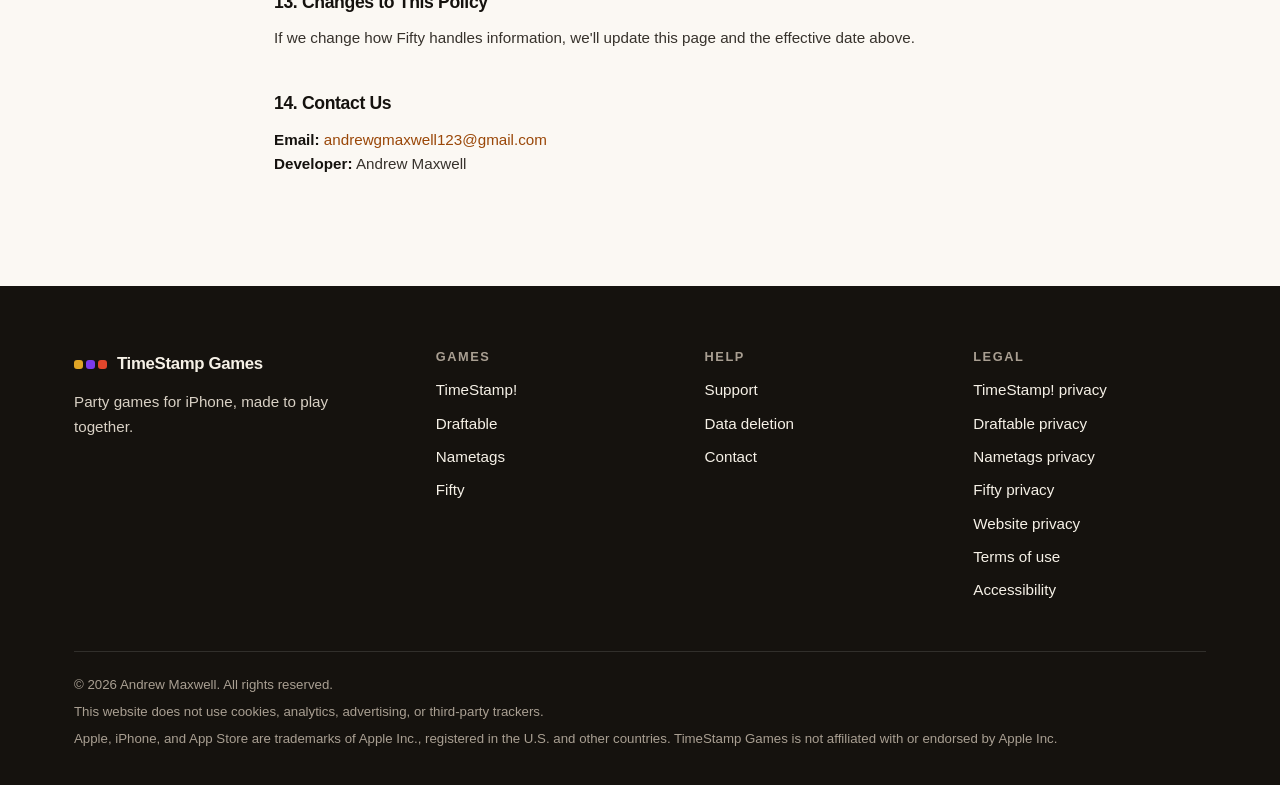
<file: privacy-fifty.html>
<!DOCTYPE html>
<html lang="en">
<head>
  <meta charset="UTF-8">
  <meta name="viewport" content="width=device-width, initial-scale=1.0">
  <title>Privacy Policy — Fifty — TimeStamp Games</title>
  <style>
    *, *::before, *::after { box-sizing: border-box; margin: 0; padding: 0; }
    :root {
      --bg: #FAFAF7; --bg2: #F4F4F0; --surface: #FFFFFF; --ink: #111110;
      --muted: #717170; --faint: #9E9E9C; --rule: #E4E4DF;
      --ts: #00995a; --ts-light: rgba(0,186,107,0.09); --ts-border: rgba(0,186,107,0.28);
    }
    html { scroll-behavior: smooth; }
    body { background: var(--bg); color: var(--ink); font-family: var(--body); line-height: 1.75; overflow-x: hidden; }
    body::after {
      content: ''; position: fixed; inset: 0; pointer-events: none; z-index: 9999; opacity: 0.022;
      background-image: url("data:image/svg+xml,%3Csvg viewBox='0 0 256 256' xmlns='http://www.w3.org/2000/svg'%3E%3Cfilter id='n'%3E%3CfeTurbulence type='fractalNoise' baseFrequency='0.9' numOctaves='4' stitchTiles='stitch'/%3E%3C/filter%3E%3Crect width='100%25' height='100%25' filter='url(%23n)' opacity='0.5'/%3E%3C/svg%3E");
    }

    nav.legacy-nav {
      position: sticky; top: 0; z-index: 200;
      display: flex; align-items: center; justify-content: space-between;
      padding: 0 48px; height: 62px;
      background: rgba(250,250,247,0.92); backdrop-filter: blur(16px); -webkit-backdrop-filter: blur(16px);
      border-bottom: 1px solid var(--rule);
    }
    .wordmark { font-family: var(--display); font-weight: 800; font-size: 1rem; color: var(--ink); text-decoration: none; letter-spacing: 0.02em; text-transform: uppercase; }
    .nav-links { display: flex; align-items: center; gap: 32px; }
    .nav-links a, .nav-links .dropdown > span { font-size: 0.82rem; font-weight: 500; color: var(--muted); text-decoration: none; cursor: pointer; transition: color 0.2s; }
    .nav-links a:hover, .nav-links .dropdown:hover > span { color: var(--ink); }
    .dropdown { position: relative; }
    .dropdown-menu { display: none; position: absolute; top: calc(100% + 12px); right: 0; background: var(--surface); border: 1px solid var(--rule); border-radius: 12px; overflow: hidden; min-width: 168px; box-shadow: 0 8px 32px rgba(17,17,16,0.08); }
    .dropdown:hover .dropdown-menu { display: block; }
    .dropdown-menu a { display: block; padding: 11px 18px; font-size: 0.82rem; font-weight: 500; color: var(--muted) !important; text-decoration: none; transition: background 0.15s, color 0.15s; }
    .dropdown-menu a:hover { background: var(--bg2); color: var(--ink) !important; }

    .doc-wrap { max-width: 720px; margin: 0 auto; padding: 72px 48px 100px; }

    .doc-game-badge {
      display: inline-flex; align-items: center; gap: 6px;
      font-family: var(--display); font-size: 0.63rem; font-weight: 700;
      letter-spacing: 0.14em; text-transform: uppercase;
      padding: 5px 13px; border-radius: 100px; margin-bottom: 20px;
      background: var(--ts-light); color: var(--ts); border: 1px solid var(--ts-border);
    }

    .doc-wrap h1 { font-family: var(--display); font-size: clamp(2rem, 4vw, 2.8rem); font-weight: 800; letter-spacing: -0.035em; line-height: 1.05; margin-bottom: 14px; }
    .doc-meta { font-size: 0.85rem; color: var(--faint); margin-bottom: 52px; padding-bottom: 32px; border-bottom: 1px solid var(--rule); line-height: 1.6; }
    .doc-meta a { color: var(--muted); text-decoration: underline; text-underline-offset: 2px; }

    .doc-wrap h2 { font-family: var(--display); font-size: 1.1rem; font-weight: 800; letter-spacing: -0.02em; color: var(--ink); margin: 44px 0 14px; }
    .doc-wrap h3 { font-size: 0.95rem; font-weight: 700; color: var(--ink); margin: 28px 0 10px; }
    .doc-wrap p { font-size: 0.95rem; color: var(--muted); margin-bottom: 14px; }
    .doc-wrap ul { padding-left: 22px; margin-bottom: 14px; }
    .doc-wrap ul li { font-size: 0.95rem; color: var(--muted); margin-bottom: 8px; }
    .doc-wrap a { color: var(--ts); text-decoration: none; }
    .doc-wrap a:hover { text-decoration: underline; }
    .doc-wrap strong { color: var(--ink); font-weight: 600; }

    .highlight-box {
      background: var(--ts-light); border: 1px solid var(--ts-border);
      border-radius: 14px; padding: 18px 20px; margin: 28px 0;
    }
    .highlight-box p { margin: 0; color: var(--ink); font-weight: 600; font-size: 0.92rem; }

    footer.legacy-footer { border-top: 1px solid var(--rule); padding: 40px 48px; }
    .footer-inner { max-width: 720px; margin: 0 auto; display: flex; align-items: center; justify-content: space-between; flex-wrap: wrap; gap: 16px; }
    .footer-copy { font-size: 0.8rem; color: var(--faint); }
    .footer-links { display: flex; flex-wrap: wrap; gap: 20px; }
    .footer-links a { font-size: 0.8rem; color: var(--faint); text-decoration: none; transition: color 0.2s; }
    .footer-links a:hover { color: var(--ink); }

    @media (max-width: 700px) {
      nav.legacy-nav { padding: 0 20px; } .nav-links { gap: 20px; }
      .doc-wrap { padding: 48px 20px 60px; }
      footer.legacy-footer { padding: 28px 20px; }
      .footer-inner { flex-direction: column; align-items: flex-start; }
    }
  </style>
  <link rel="icon" href="data:image/svg+xml,%3Csvg xmlns='http://www.w3.org/2000/svg' viewBox='0 0 64 64'%3E%3Crect width='64' height='64' rx='14' fill='%2315120E'/%3E%3Crect x='10' y='26' width='12' height='12' rx='3' fill='%23E0A526'/%3E%3Crect x='26' y='26' width='12' height='12' rx='3' fill='%237C3AED'/%3E%3Crect x='42' y='26' width='12' height='12' rx='3' fill='%23E2462C'/%3E%3C/svg%3E">
  <link rel="stylesheet" href="assets/site.css">
</head>
<body>
  <a class="skip-link" href="#main">Skip to content</a>

  <header class="site-header">
    <div class="wrap">
      <a class="brand" href="index.html" aria-label="TimeStamp Games home">
        <span class="brand-mark" aria-hidden="true"><span></span><span></span><span></span></span>
        <span class="brand-name">TimeStamp Games</span>
      </a>
      <nav class="site-nav" aria-label="Main">
        <a href="index.html#games" class="hide-sm">Games</a>
        <a href="support.html">Support</a>
        <details>
          <summary>Legal</summary>
          <div class="menu">
            <a href="privacy-timestamp.html">TimeStamp! privacy</a>
            <a href="privacy-draftable.html">Draftable privacy</a>
            <a href="privacy-nametags.html">Nametags privacy</a>
            <a href="privacy-fifty.html">Fifty privacy</a>
            <a href="site-privacy.html">Website privacy</a>
            <a href="terms.html">Terms of use</a>
            <a href="data-deletion.html">Data deletion</a>
            <a href="accessibility.html">Accessibility</a>
          </div>
        </details>
      </nav>
    </div>
  </header>

  <main id="main">

<div class="doc-wrap">
  <span class="doc-game-badge">● Fifty</span>
  <h1>Privacy Policy</h1>
  <p class="doc-meta">Effective Date: October 1, 2026 &nbsp;·&nbsp; Andrew Maxwell &nbsp;·&nbsp; <a href="mailto:andrewgmaxwell123@gmail.com">andrewgmaxwell123@gmail.com</a></p>

  <div class="highlight-box">
    <p>🎲 Fifty is a game that uses <strong>play money only</strong>. Nothing in Fifty is real money: play money is free, has no cash value, can never be bought, cashed out, withdrawn, transferred, or traded, and there are no prizes. Fifty has no accounts, no ads, and no tracking.</p>
  </div>

  <h2>1. About This Policy</h2>
  <p>This Privacy Policy explains how Andrew Maxwell ("we," "us," or "our") handles information in the Fifty iOS app. Fifty is a social prediction game for adults (18 or older): friends form a group, open yes-or-no "markets" about things in their lives, and make picks with play money. Odds move as people pick, and the person who opens a market settles it.</p>

  <h2>2. Play Money, Not Real Money</h2>
  <p>We say this everywhere because it matters: <strong>Fifty does not involve real money in any way.</strong></p>
  <ul>
    <li>The dollar amounts in Fifty are pretend points. Every group member starts with a free play bankroll.</li>
    <li>Play money can't be purchased, and it has no cash value. It can't be cashed out, withdrawn, transferred, traded, sold, or exchanged for anything.</li>
    <li>No prizes of any kind are awarded. Winning a market gets you bragging rights and a spot on your group's leaderboard.</li>
    <li>Fifty Pro is an optional subscription that unlocks app features. It never buys play money, picks, odds, or prizes.</li>
    <li>Fifty is not a gambling service, casino, sportsbook, or real-money prediction market, and we never collect payment or banking details. Purchases of Fifty Pro are handled entirely by Apple.</li>
  </ul>

  <h2>3. What the App Stores</h2>
  <div class="data-table-wrap"><table class="data-table">
    <thead><tr><th>Information</th><th>Why</th><th>Where it lives</th></tr></thead>
    <tbody>
      <tr><td>Your first name and avatar color</td><td>So your group knows who picked what</td><td>Your phone and Google Firebase</td></tr>
      <tr><td>A random ID created on your phone</td><td>To tell group members apart without an account</td><td>Your phone and Google Firebase</td></tr>
      <tr><td>Groups you start or join (name, emoji, members)</td><td>To run your group</td><td>Google Firebase</td></tr>
      <tr><td>Markets you open (the question, who it's about, close time, result)</td><td>Gameplay</td><td>Google Firebase</td></tr>
      <tr><td>Your picks (side, play-money amount, time)</td><td>To compute odds, payouts, and the leaderboard</td><td>Google Firebase</td></tr>
      <tr><td>Push notification token (only if you allow notifications)</td><td>To tell you about markets about you, results, and big odds swings</td><td>Google Firebase</td></tr>
      <tr><td>Reports you send (the market and the reason)</td><td>To review content that breaks our rules</td><td>Google Firebase</td></tr>
      <tr><td>People you've blocked, markets you've hidden, demo groups</td><td>Your own settings</td><td>Your phone only</td></tr>
    </tbody>
  </table></div>

  <h2>4. Who Can See It</h2>
  <p>Everything in a group (members' first names, markets, picks, and results) is visible to the members of that group. Group links are private and hard to guess; groups can't be searched or listed. A "secret" market is hidden from the person it's about on their phone until the market settles. Invite and market links open a web page that shows the group or market name and current odds to anyone who has the link.</p>

  <h2>5. People in Markets</h2>
  <p>Markets are often about real people in your group. Keep them friendly. The person a market is about can always see it (except a secret market, until it settles), can't make picks on it, and can take it down at any time, which refunds everyone's play money. Anyone can report a market or block the person who made it. To have a market about you removed, email us.</p>

  <h2>6. What We Don't Collect</h2>
  <ul>
    <li>No email address, phone number, password, or account</li>
    <li>No contacts, location, photos, camera, or microphone access</li>
    <li>No payment or banking information (Apple handles Fifty Pro)</li>
    <li>No advertising, analytics, or tracking SDKs, and no data sold or shared for advertising</li>
  </ul>

  <h2>7. Permissions</h2>
  <p>Fifty only asks for notification permission, and only after you open a market or make a pick. You can turn notifications off anytime in iOS Settings.</p>

  <h2>8. Retention and Deletion</h2>
  <p>Group data is kept while the group exists so your group's history and leaderboard keep working. Markets that are taken down are deleted right away. <strong>Sign out and reset</strong> (tap your avatar in the app) removes you from every group you're in, deletes your notification token, and erases Fifty's data from your phone. Your past picks stay in the group's history under your first name. To delete everything, including past picks, email <a href="mailto:andrewgmaxwell123@gmail.com">andrewgmaxwell123@gmail.com</a> with the subject "Data Deletion — Fifty" and your group's name. See also our <a href="data-deletion.html">Data Deletion page</a>.</p>

  <h2>9. Service Providers</h2>
  <p>Fifty stores group data with Google Firebase (Realtime Database and Hosting) in the United States. Notifications are delivered through Apple Push Notification service. Fifty Pro purchases are processed by Apple; we never see your payment details.</p>

  <h2>10. Age Requirement</h2>
  <p>Fifty is only for people 18 and older. We don't knowingly collect information from anyone under 18. If you believe a minor is using Fifty, contact us and we'll delete their data.</p>

  <h2>11. Your Rights</h2>
  <p>Depending on where you live, you may have the right to access, correct, or delete your information. Email us and we'll help, usually within a few days. We don't sell personal information.</p>

  <h2>12. Security</h2>
  <p>Data is sent over encrypted connections. Our database rules block listing groups or markets, reject malformed data, and stop anyone from editing a market's question, creator, or result after the fact.</p>

  <h2>13. Changes to This Policy</h2>
  <p>If we change how Fifty handles information, we'll update this page and the effective date above.</p>

  <h2>14. Contact Us</h2>
  <p><strong>Email:</strong> <a href="mailto:andrewgmaxwell123@gmail.com">andrewgmaxwell123@gmail.com</a><br>
  <strong>Developer:</strong> Andrew Maxwell</p>
</div>

  </main>

  <footer class="site-footer">
    <div class="wrap">
      <div class="footer-grid">
        <div class="footer-about">
          <a class="brand" href="index.html"><span class="brand-mark" aria-hidden="true"><span></span><span></span><span></span></span>TimeStamp Games</a>
          <p>Party games for iPhone, made to play together.</p>
        </div>
        <div>
          <h2>Games</h2>
          <ul>
            <li><a href="index.html#timestamp">TimeStamp!</a></li>
            <li><a href="index.html#draftable">Draftable</a></li>
            <li><a href="index.html#nametags">Nametags</a></li>
            <li><a href="index.html#fifty">Fifty</a></li>
          </ul>
        </div>
        <div>
          <h2>Help</h2>
          <ul>
            <li><a href="support.html">Support</a></li>
            <li><a href="data-deletion.html">Data deletion</a></li>
            <li><a href="mailto:andrewgmaxwell123@gmail.com">Contact</a></li>
          </ul>
        </div>
        <div>
          <h2>Legal</h2>
          <ul>
            <li><a href="privacy-timestamp.html">TimeStamp! privacy</a></li>
            <li><a href="privacy-draftable.html">Draftable privacy</a></li>
            <li><a href="privacy-nametags.html">Nametags privacy</a></li>
            <li><a href="privacy-fifty.html">Fifty privacy</a></li>
            <li><a href="site-privacy.html">Website privacy</a></li>
            <li><a href="terms.html">Terms of use</a></li>
            <li><a href="accessibility.html">Accessibility</a></li>
          </ul>
        </div>
      </div>
      <div class="footer-legal">
        <p>© 2026 Andrew Maxwell. All rights reserved.</p>
        <p>This website does not use cookies, analytics, advertising, or third-party trackers.</p>
        <p>Apple, iPhone, and App Store are trademarks of Apple Inc., registered in the U.S. and other countries. TimeStamp Games is not affiliated with or endorsed by Apple Inc.</p>
      </div>
    </div>
  </footer>


</body>
</html>
</file>
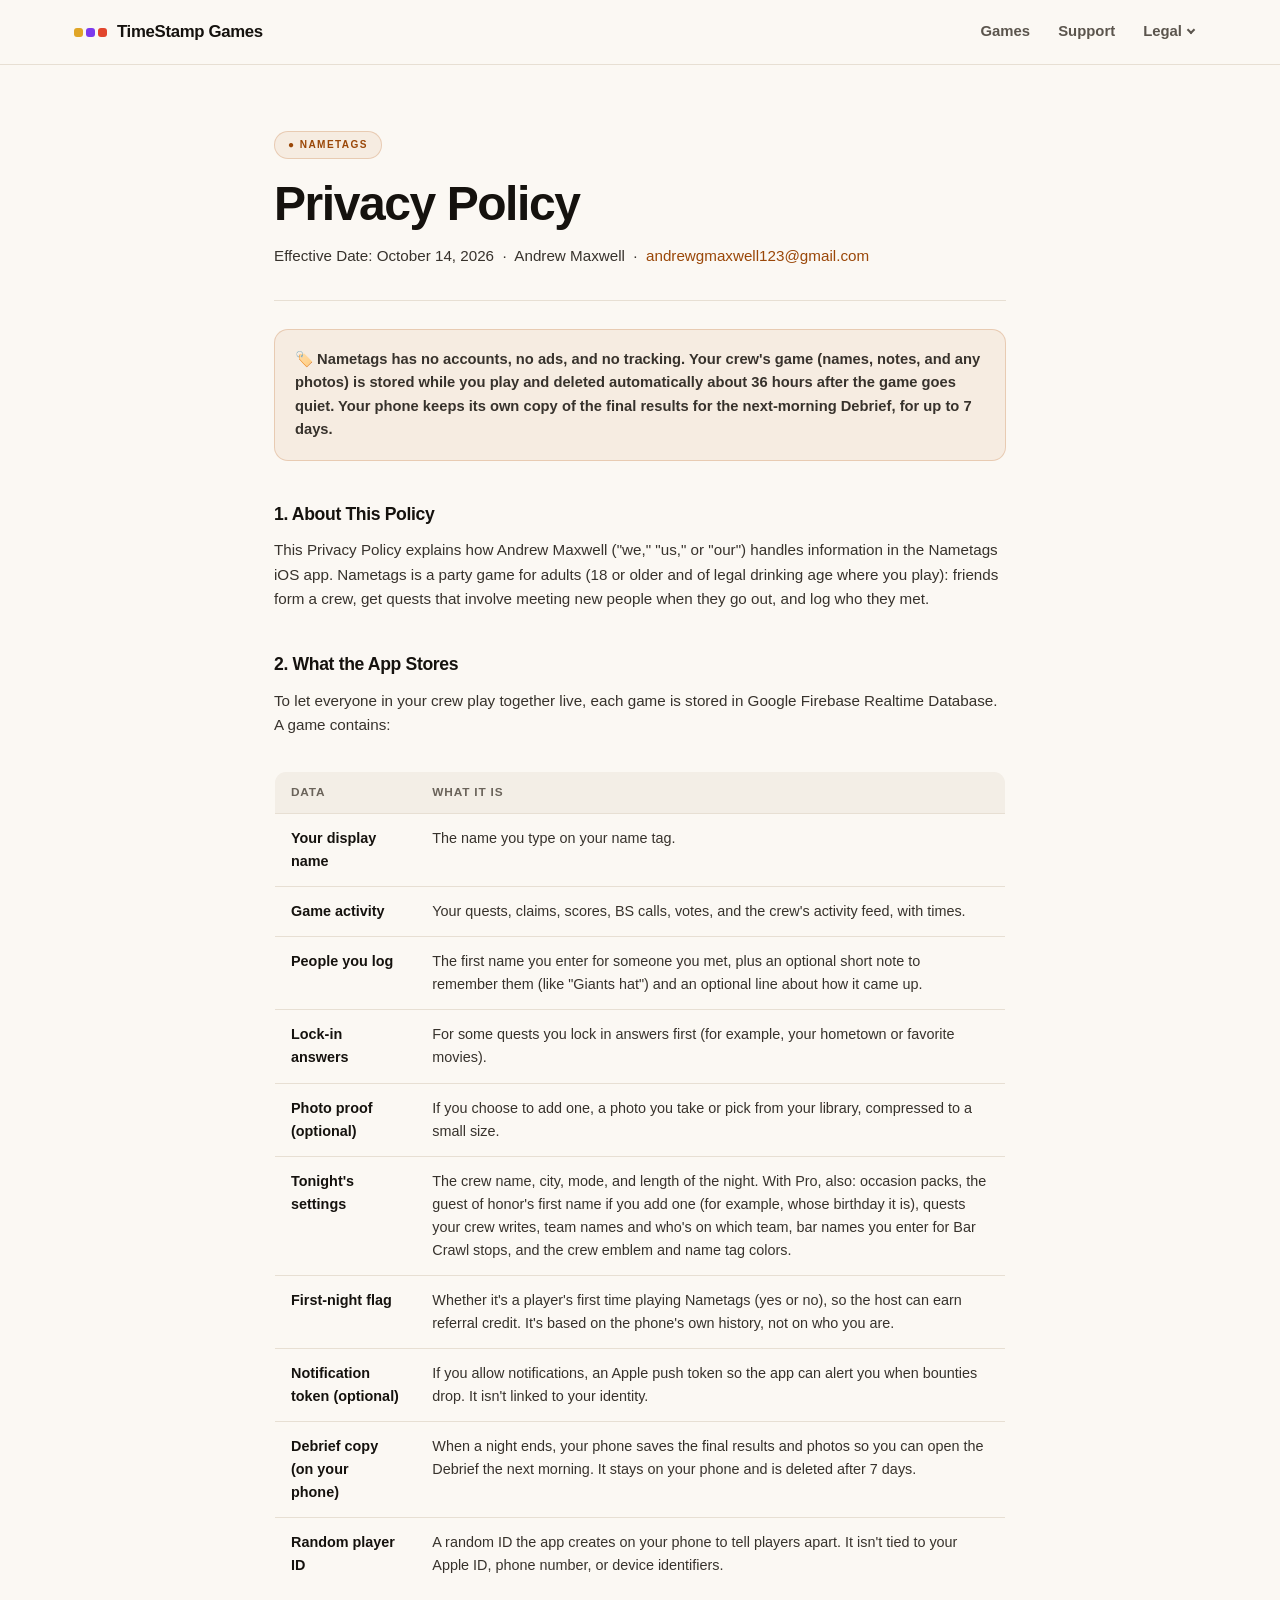
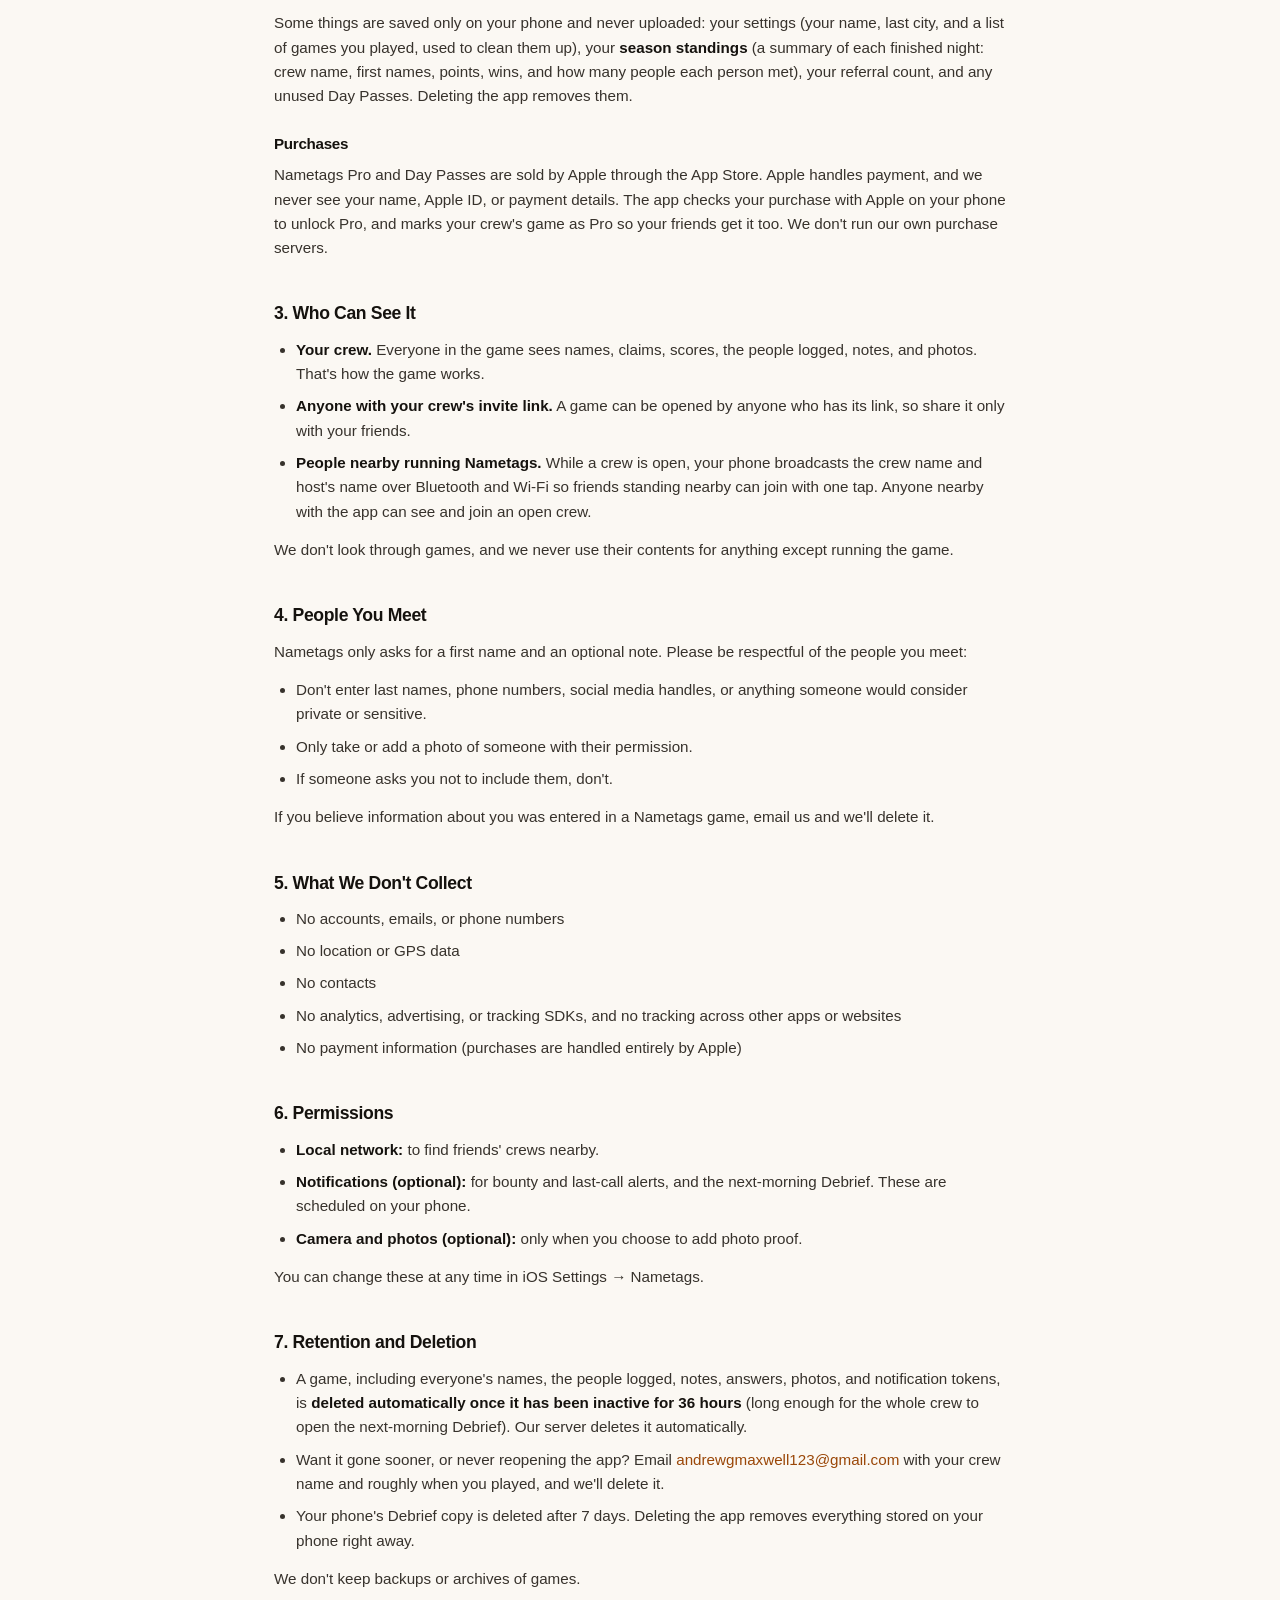
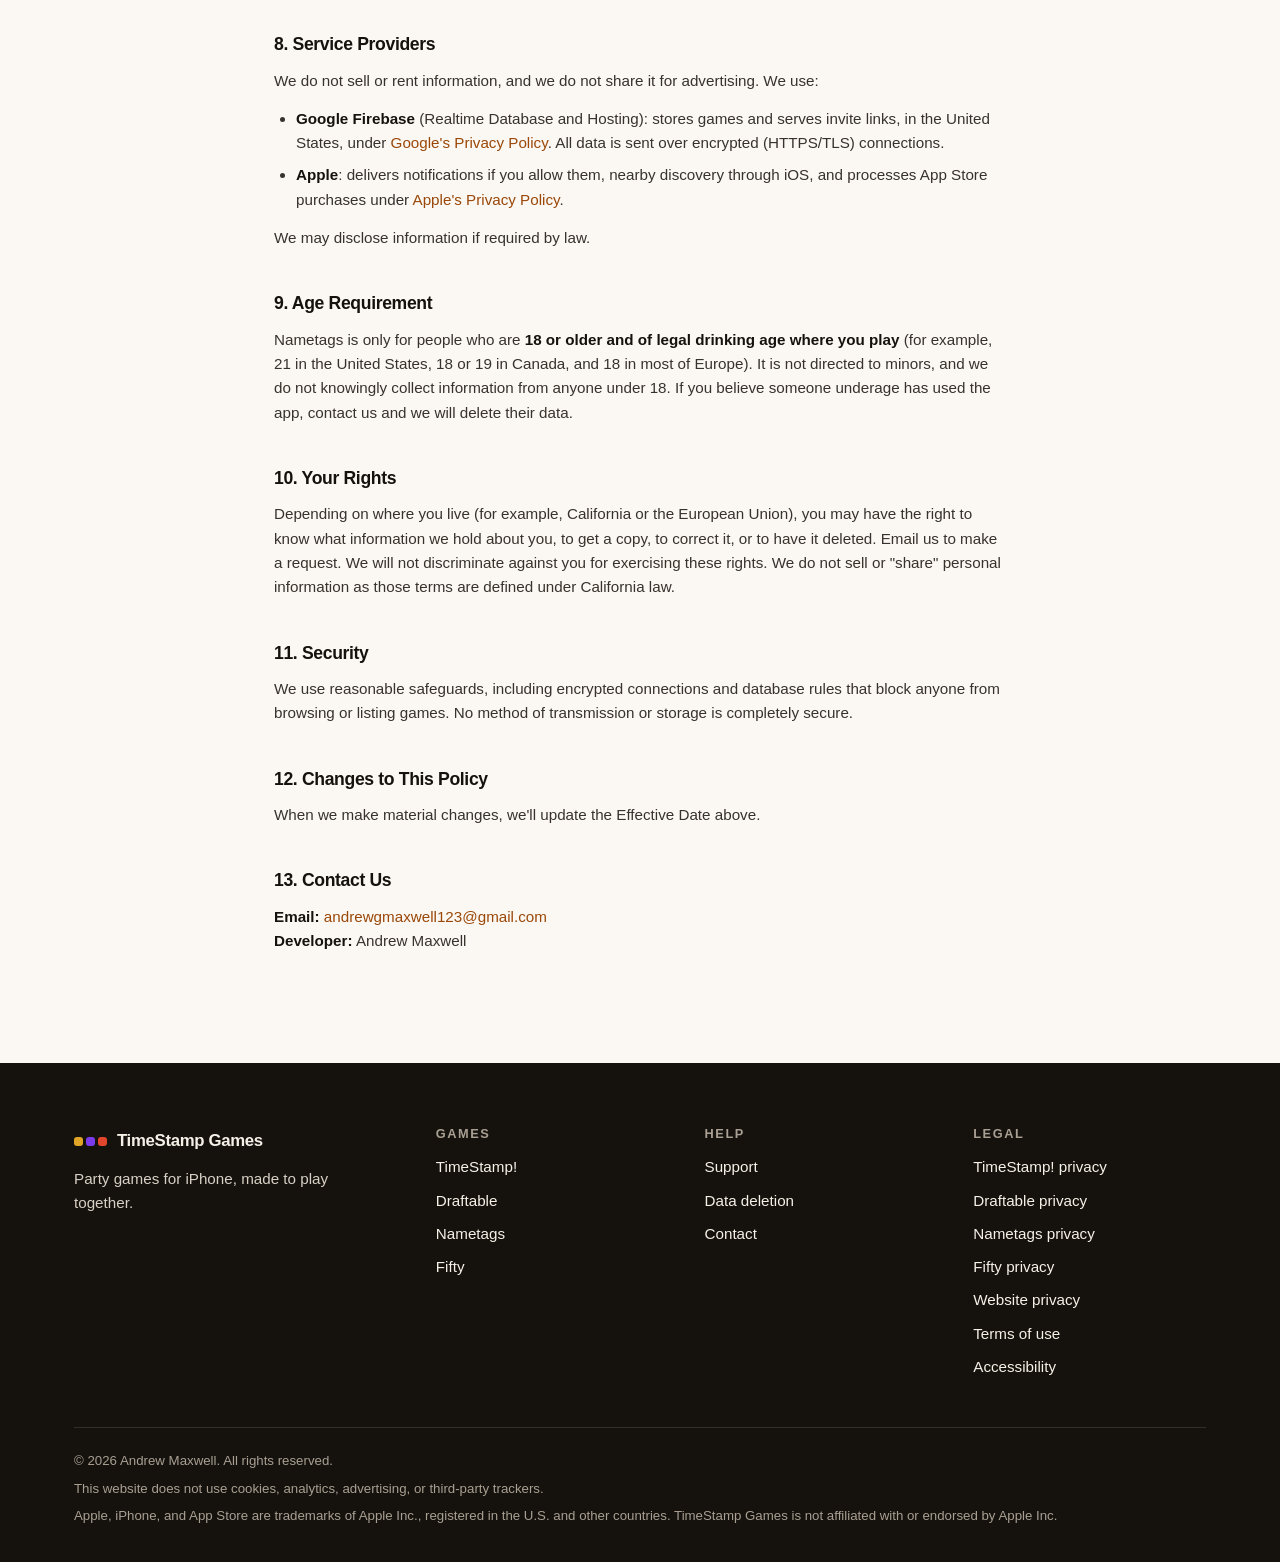
<file: privacy-hi-stranger.html>
<!DOCTYPE html><html lang="en"><head><meta charset="utf-8"><title>Moved</title><meta http-equiv="refresh" content="0; url=privacy-nametags.html"><link rel="canonical" href="https://timestampgame.com/privacy-nametags.html"></head><body><p>Hi Stranger is now Nametags. This page moved to <a href="privacy-nametags.html">privacy-nametags.html</a>.</p></body></html>
</file>
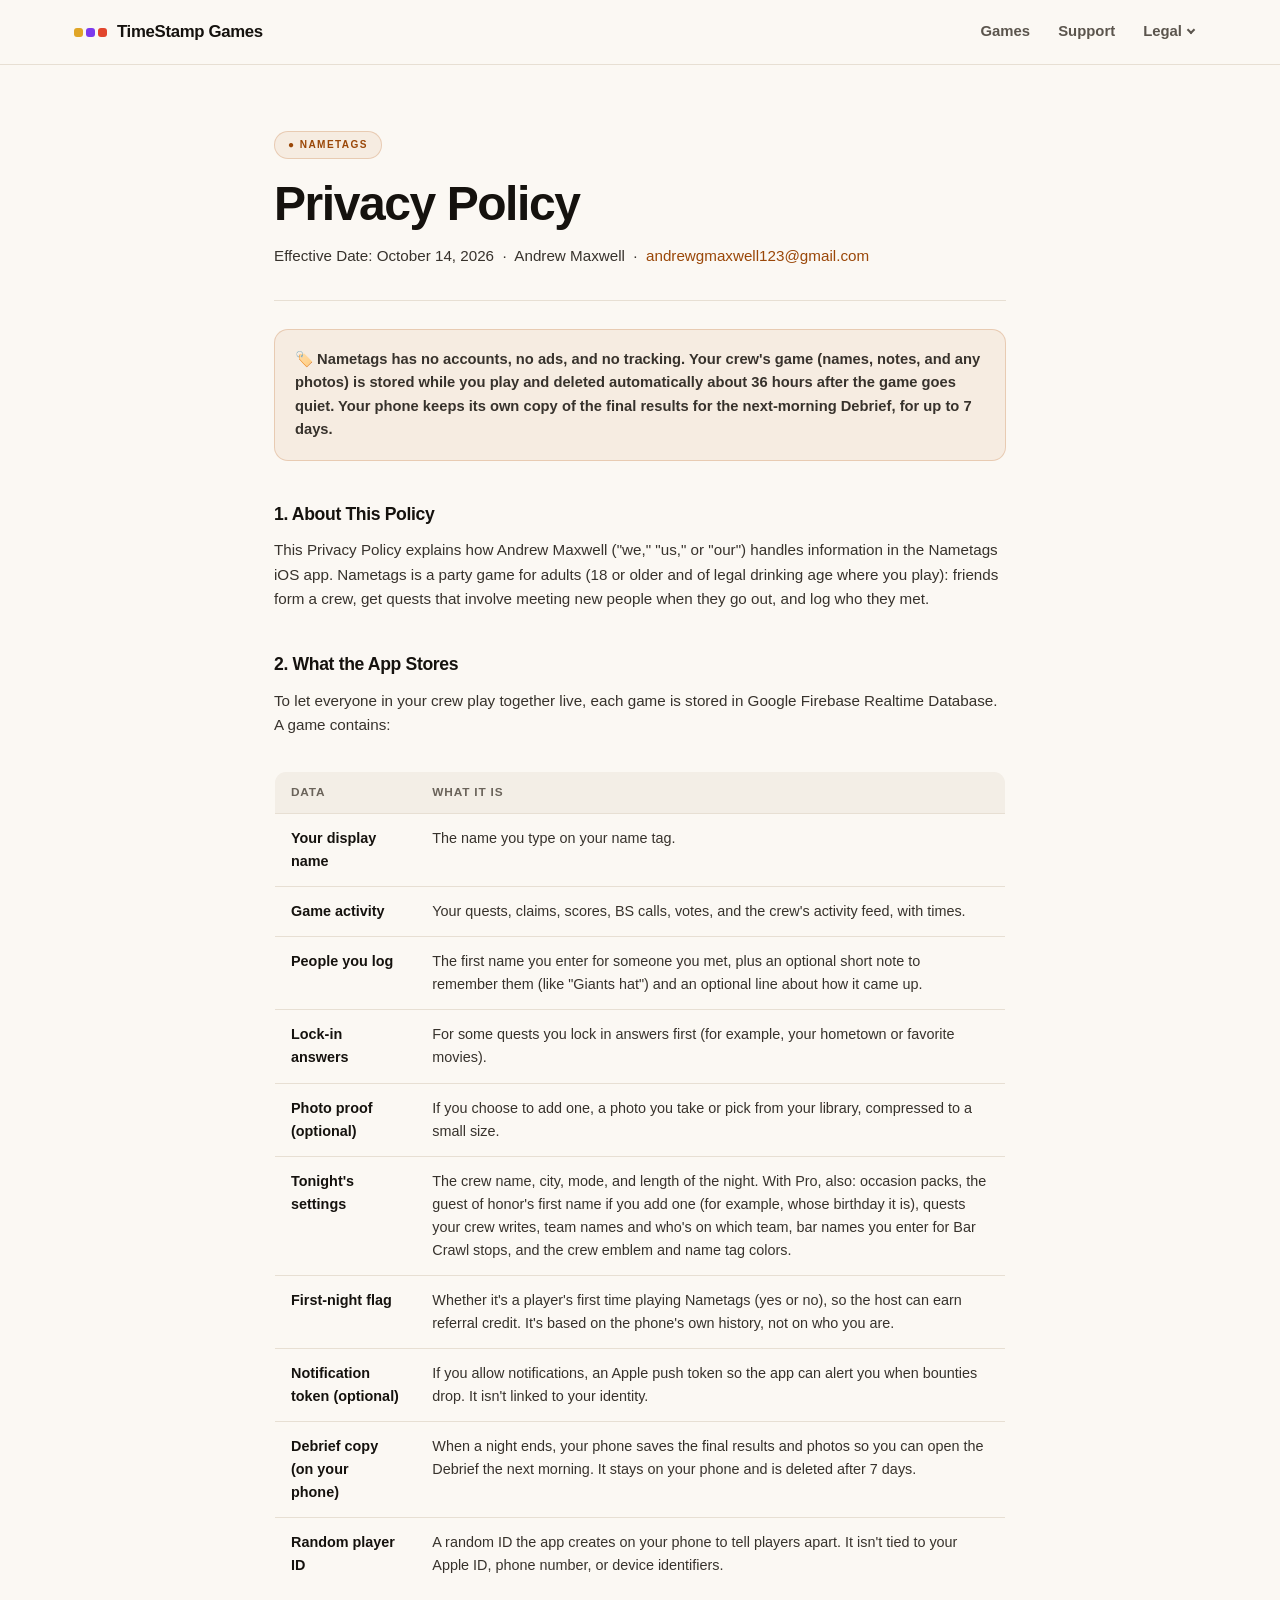
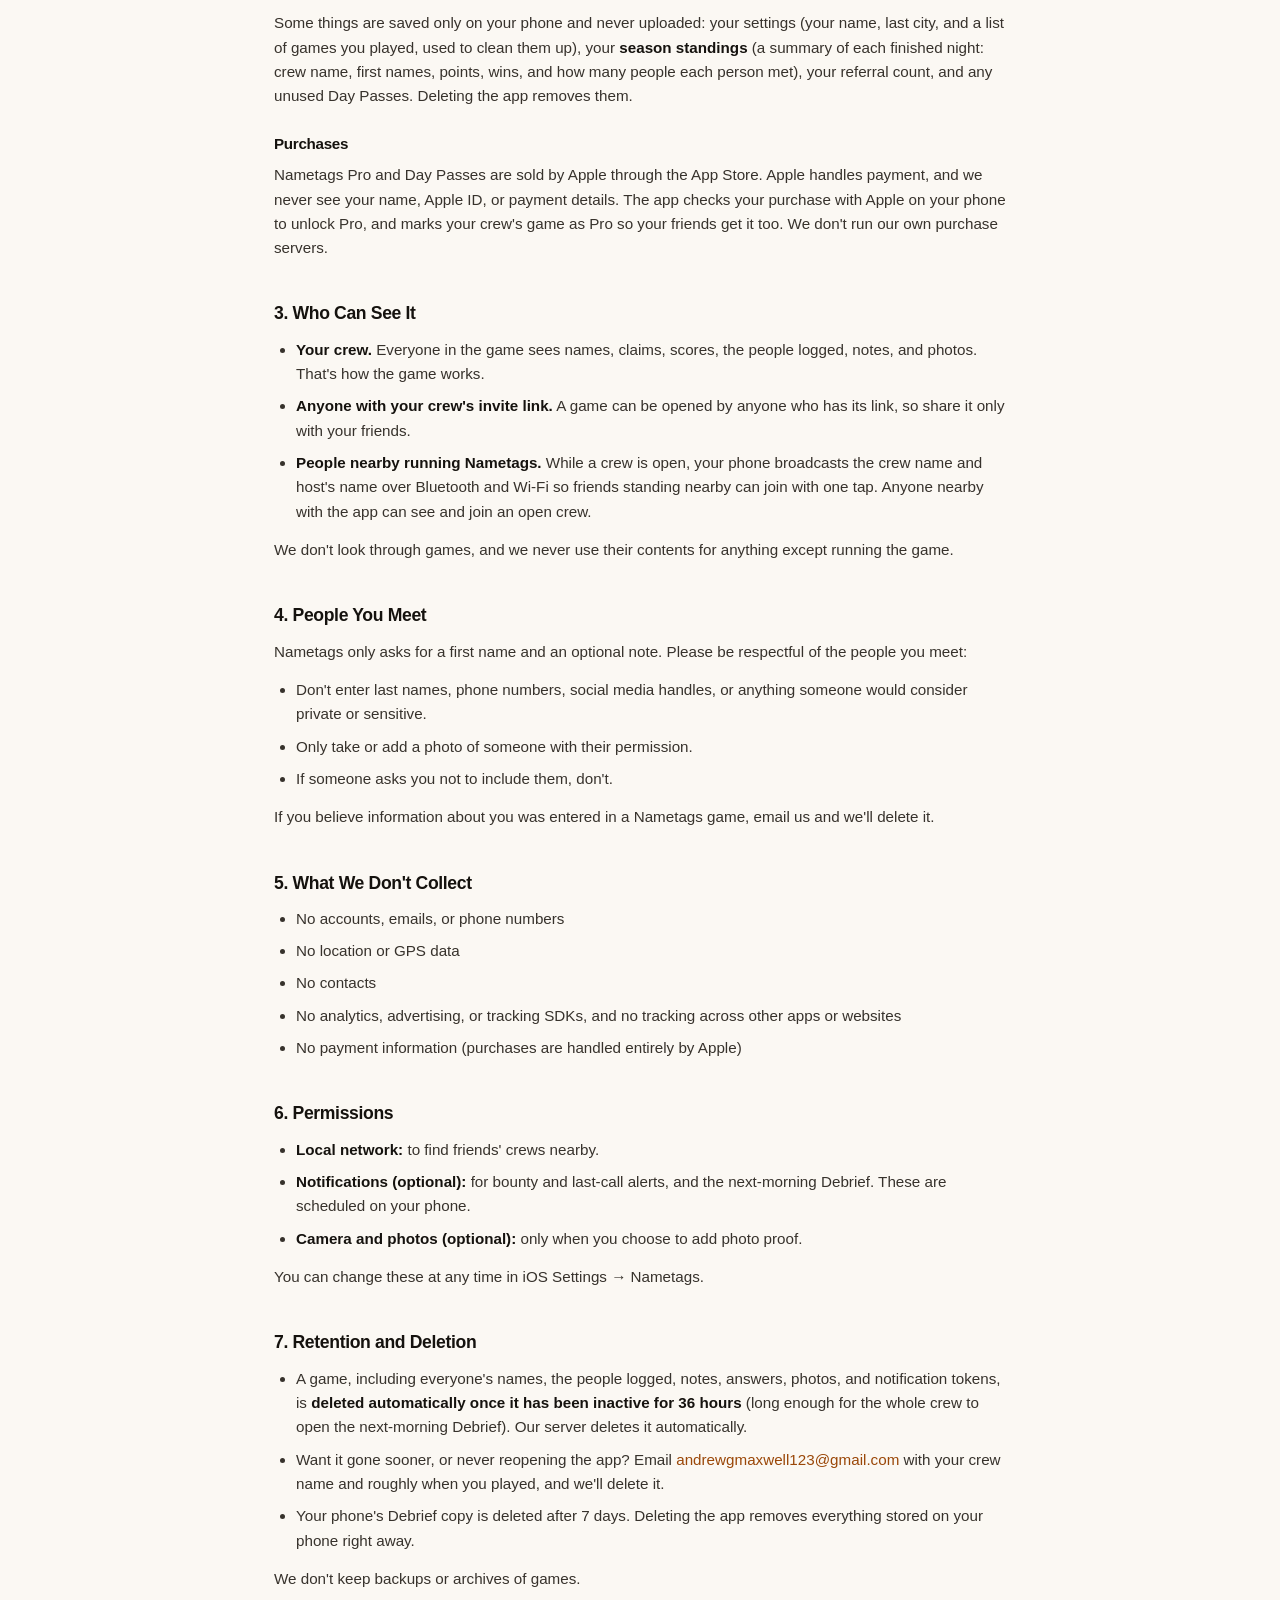
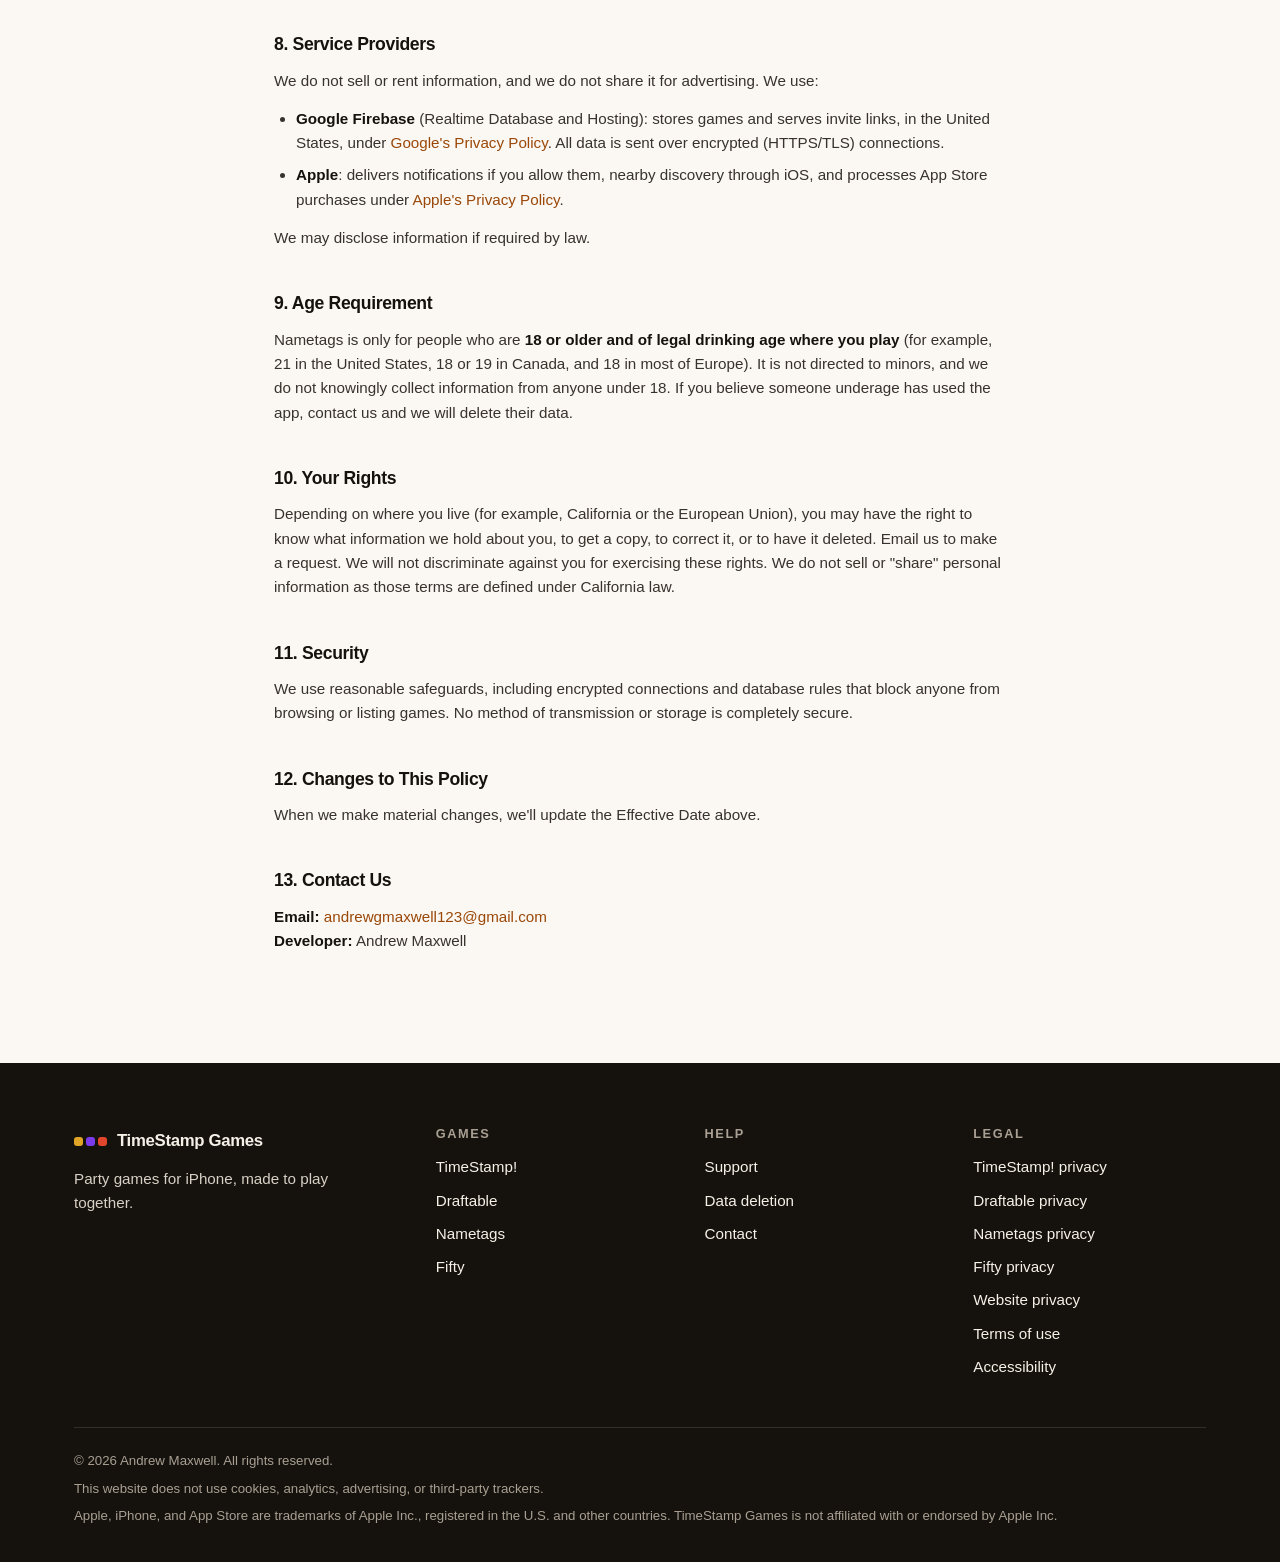
<file: privacy-nametags.html>
<!DOCTYPE html>
<html lang="en">
<head>
  <meta charset="UTF-8">
  <meta name="viewport" content="width=device-width, initial-scale=1.0">
  <title>Privacy Policy — Nametags — TimeStamp Games</title>
  <style>
    *, *::before, *::after { box-sizing: border-box; margin: 0; padding: 0; }
    :root {
      --bg: #FAFAF7; --bg2: #F4F4F0; --surface: #FFFFFF; --ink: #111110;
      --muted: #717170; --faint: #9E9E9C; --rule: #E4E4DF;
      --ts: #f97316; --ts-light: rgba(249,115,22,0.08); --ts-border: rgba(249,115,22,0.22);
    }
    html { scroll-behavior: smooth; }
    body { background: var(--bg); color: var(--ink); font-family: var(--body); line-height: 1.75; overflow-x: hidden; }
    body::after {
      content: ''; position: fixed; inset: 0; pointer-events: none; z-index: 9999; opacity: 0.022;
      background-image: url("data:image/svg+xml,%3Csvg viewBox='0 0 256 256' xmlns='http://www.w3.org/2000/svg'%3E%3Cfilter id='n'%3E%3CfeTurbulence type='fractalNoise' baseFrequency='0.9' numOctaves='4' stitchTiles='stitch'/%3E%3C/filter%3E%3Crect width='100%25' height='100%25' filter='url(%23n)' opacity='0.5'/%3E%3C/svg%3E");
    }

    nav.legacy-nav {
      position: sticky; top: 0; z-index: 200;
      display: flex; align-items: center; justify-content: space-between;
      padding: 0 48px; height: 62px;
      background: rgba(250,250,247,0.92); backdrop-filter: blur(16px); -webkit-backdrop-filter: blur(16px);
      border-bottom: 1px solid var(--rule);
    }
    .wordmark { font-family: var(--display); font-weight: 800; font-size: 1rem; color: var(--ink); text-decoration: none; letter-spacing: 0.02em; text-transform: uppercase; }
    .nav-links { display: flex; align-items: center; gap: 32px; }
    .nav-links a, .nav-links .dropdown > span { font-size: 0.82rem; font-weight: 500; color: var(--muted); text-decoration: none; cursor: pointer; transition: color 0.2s; }
    .nav-links a:hover, .nav-links .dropdown:hover > span { color: var(--ink); }
    .dropdown { position: relative; }
    .dropdown-menu { display: none; position: absolute; top: calc(100% + 12px); right: 0; background: var(--surface); border: 1px solid var(--rule); border-radius: 12px; overflow: hidden; min-width: 168px; box-shadow: 0 8px 32px rgba(17,17,16,0.08); }
    .dropdown:hover .dropdown-menu { display: block; }
    .dropdown-menu a { display: block; padding: 11px 18px; font-size: 0.82rem; font-weight: 500; color: var(--muted) !important; text-decoration: none; transition: background 0.15s, color 0.15s; }
    .dropdown-menu a:hover { background: var(--bg2); color: var(--ink) !important; }

    .doc-wrap { max-width: 720px; margin: 0 auto; padding: 72px 48px 100px; }

    .doc-game-badge {
      display: inline-flex; align-items: center; gap: 6px;
      font-family: var(--display); font-size: 0.63rem; font-weight: 700;
      letter-spacing: 0.14em; text-transform: uppercase;
      padding: 5px 13px; border-radius: 100px; margin-bottom: 20px;
      background: var(--ts-light); color: var(--ts); border: 1px solid var(--ts-border);
    }

    .doc-wrap h1 { font-family: var(--display); font-size: clamp(2rem, 4vw, 2.8rem); font-weight: 800; letter-spacing: -0.035em; line-height: 1.05; margin-bottom: 14px; }
    .doc-meta { font-size: 0.85rem; color: var(--faint); margin-bottom: 52px; padding-bottom: 32px; border-bottom: 1px solid var(--rule); line-height: 1.6; }
    .doc-meta a { color: var(--muted); text-decoration: underline; text-underline-offset: 2px; }

    .doc-wrap h2 { font-family: var(--display); font-size: 1.1rem; font-weight: 800; letter-spacing: -0.02em; color: var(--ink); margin: 44px 0 14px; }
    .doc-wrap h3 { font-size: 0.95rem; font-weight: 700; color: var(--ink); margin: 28px 0 10px; }
    .doc-wrap p { font-size: 0.95rem; color: var(--muted); margin-bottom: 14px; }
    .doc-wrap ul { padding-left: 22px; margin-bottom: 14px; }
    .doc-wrap ul li { font-size: 0.95rem; color: var(--muted); margin-bottom: 8px; }
    .doc-wrap a { color: var(--ts); text-decoration: none; }
    .doc-wrap a:hover { text-decoration: underline; }
    .doc-wrap strong { color: var(--ink); font-weight: 600; }

    .highlight-box {
      background: var(--ts-light); border: 1px solid var(--ts-border);
      border-radius: 14px; padding: 18px 20px; margin: 28px 0;
    }
    .highlight-box p { margin: 0; color: var(--ink); font-weight: 600; font-size: 0.92rem; }

    footer.legacy-footer { border-top: 1px solid var(--rule); padding: 40px 48px; }
    .footer-inner { max-width: 720px; margin: 0 auto; display: flex; align-items: center; justify-content: space-between; flex-wrap: wrap; gap: 16px; }
    .footer-copy { font-size: 0.8rem; color: var(--faint); }
    .footer-links { display: flex; flex-wrap: wrap; gap: 20px; }
    .footer-links a { font-size: 0.8rem; color: var(--faint); text-decoration: none; transition: color 0.2s; }
    .footer-links a:hover { color: var(--ink); }

    @media (max-width: 700px) {
      nav.legacy-nav { padding: 0 20px; } .nav-links { gap: 20px; }
      .doc-wrap { padding: 48px 20px 60px; }
      footer.legacy-footer { padding: 28px 20px; }
      .footer-inner { flex-direction: column; align-items: flex-start; }
    }
  </style>
  <link rel="icon" href="data:image/svg+xml,%3Csvg xmlns='http://www.w3.org/2000/svg' viewBox='0 0 64 64'%3E%3Crect width='64' height='64' rx='14' fill='%2315120E'/%3E%3Crect x='10' y='26' width='12' height='12' rx='3' fill='%23E0A526'/%3E%3Crect x='26' y='26' width='12' height='12' rx='3' fill='%237C3AED'/%3E%3Crect x='42' y='26' width='12' height='12' rx='3' fill='%23E2462C'/%3E%3C/svg%3E">
  <link rel="stylesheet" href="assets/site.css">
</head>
<body>
  <a class="skip-link" href="#main">Skip to content</a>

  <header class="site-header">
    <div class="wrap">
      <a class="brand" href="index.html" aria-label="TimeStamp Games home">
        <span class="brand-mark" aria-hidden="true"><span></span><span></span><span></span></span>
        <span class="brand-name">TimeStamp Games</span>
      </a>
      <nav class="site-nav" aria-label="Main">
        <a href="index.html#games" class="hide-sm">Games</a>
        <a href="support.html">Support</a>
        <details>
          <summary>Legal</summary>
          <div class="menu">
            <a href="privacy-timestamp.html">TimeStamp! privacy</a>
            <a href="privacy-draftable.html">Draftable privacy</a>
            <a href="privacy-nametags.html">Nametags privacy</a>
            <a href="privacy-fifty.html">Fifty privacy</a>
            <a href="site-privacy.html">Website privacy</a>
            <a href="terms.html">Terms of use</a>
            <a href="data-deletion.html">Data deletion</a>
            <a href="accessibility.html">Accessibility</a>
          </div>
        </details>
      </nav>
    </div>
  </header>

  <main id="main">

<div class="doc-wrap">
  <span class="doc-game-badge">● Nametags</span>
  <h1>Privacy Policy</h1>
  <p class="doc-meta">Effective Date: October 14, 2026 &nbsp;·&nbsp; Andrew Maxwell &nbsp;·&nbsp; <a href="mailto:andrewgmaxwell123@gmail.com">andrewgmaxwell123@gmail.com</a></p>

  <div class="highlight-box">
    <p>🏷️ Nametags has no accounts, no ads, and no tracking. Your crew's game (names, notes, and any photos) is stored while you play and deleted automatically about 36 hours after the game goes quiet. Your phone keeps its own copy of the final results for the next-morning Debrief, for up to 7 days.</p>
  </div>

  <h2>1. About This Policy</h2>
  <p>This Privacy Policy explains how Andrew Maxwell ("we," "us," or "our") handles information in the Nametags iOS app. Nametags is a party game for adults (18 or older and of legal drinking age where you play): friends form a crew, get quests that involve meeting new people when they go out, and log who they met.</p>

  <h2>2. What the App Stores</h2>
  <p>To let everyone in your crew play together live, each game is stored in Google Firebase Realtime Database. A game contains:</p>
  <div class="data-table-wrap"><table class="data-table">
    <thead><tr><th>Data</th><th>What it is</th></tr></thead>
    <tbody>
      <tr><td><strong>Your display name</strong></td><td>The name you type on your name tag.</td></tr>
      <tr><td><strong>Game activity</strong></td><td>Your quests, claims, scores, BS calls, votes, and the crew's activity feed, with times.</td></tr>
      <tr><td><strong>People you log</strong></td><td>The first name you enter for someone you met, plus an optional short note to remember them (like "Giants hat") and an optional line about how it came up.</td></tr>
      <tr><td><strong>Lock-in answers</strong></td><td>For some quests you lock in answers first (for example, your hometown or favorite movies).</td></tr>
      <tr><td><strong>Photo proof (optional)</strong></td><td>If you choose to add one, a photo you take or pick from your library, compressed to a small size.</td></tr>
      <tr><td><strong>Tonight's settings</strong></td><td>The crew name, city, mode, and length of the night. With Pro, also: occasion packs, the guest of honor's first name if you add one (for example, whose birthday it is), quests your crew writes, team names and who's on which team, bar names you enter for Bar Crawl stops, and the crew emblem and name tag colors.</td></tr>
      <tr><td><strong>First-night flag</strong></td><td>Whether it's a player's first time playing Nametags (yes or no), so the host can earn referral credit. It's based on the phone's own history, not on who you are.</td></tr>
      <tr><td><strong>Notification token (optional)</strong></td><td>If you allow notifications, an Apple push token so the app can alert you when bounties drop. It isn't linked to your identity.</td></tr>
      <tr><td><strong>Debrief copy (on your phone)</strong></td><td>When a night ends, your phone saves the final results and photos so you can open the Debrief the next morning. It stays on your phone and is deleted after 7 days.</td></tr>
      <tr><td><strong>Random player ID</strong></td><td>A random ID the app creates on your phone to tell players apart. It isn't tied to your Apple ID, phone number, or device identifiers.</td></tr>
    </tbody>
  </table></div>
  <p>Some things are saved only on your phone and never uploaded: your settings (your name, last city, and a list of games you played, used to clean them up), your <strong>season standings</strong> (a summary of each finished night: crew name, first names, points, wins, and how many people each person met), your referral count, and any unused Day Passes. Deleting the app removes them.</p>

  <h3>Purchases</h3>
  <p>Nametags Pro and Day Passes are sold by Apple through the App Store. Apple handles payment, and we never see your name, Apple ID, or payment details. The app checks your purchase with Apple on your phone to unlock Pro, and marks your crew's game as Pro so your friends get it too. We don't run our own purchase servers.</p>

  <h2>3. Who Can See It</h2>
  <ul>
    <li><strong>Your crew.</strong> Everyone in the game sees names, claims, scores, the people logged, notes, and photos. That's how the game works.</li>
    <li><strong>Anyone with your crew's invite link.</strong> A game can be opened by anyone who has its link, so share it only with your friends.</li>
    <li><strong>People nearby running Nametags.</strong> While a crew is open, your phone broadcasts the crew name and host's name over Bluetooth and Wi-Fi so friends standing nearby can join with one tap. Anyone nearby with the app can see and join an open crew.</li>
  </ul>
  <p>We don't look through games, and we never use their contents for anything except running the game.</p>

  <h2>4. People You Meet</h2>
  <p>Nametags only asks for a first name and an optional note. Please be respectful of the people you meet:</p>
  <ul>
    <li>Don't enter last names, phone numbers, social media handles, or anything someone would consider private or sensitive.</li>
    <li>Only take or add a photo of someone with their permission.</li>
    <li>If someone asks you not to include them, don't.</li>
  </ul>
  <p>If you believe information about you was entered in a Nametags game, email us and we'll delete it.</p>

  <h2>5. What We Don't Collect</h2>
  <ul>
    <li>No accounts, emails, or phone numbers</li>
    <li>No location or GPS data</li>
    <li>No contacts</li>
    <li>No analytics, advertising, or tracking SDKs, and no tracking across other apps or websites</li>
    <li>No payment information (purchases are handled entirely by Apple)</li>
  </ul>

  <h2>6. Permissions</h2>
  <ul>
    <li><strong>Local network:</strong> to find friends' crews nearby.</li>
    <li><strong>Notifications (optional):</strong> for bounty and last-call alerts, and the next-morning Debrief. These are scheduled on your phone.</li>
    <li><strong>Camera and photos (optional):</strong> only when you choose to add photo proof.</li>
  </ul>
  <p>You can change these at any time in iOS Settings → Nametags.</p>

  <h2>7. Retention and Deletion</h2>
  <ul>
    <li>A game, including everyone's names, the people logged, notes, answers, photos, and notification tokens, is <strong>deleted automatically once it has been inactive for 36 hours</strong> (long enough for the whole crew to open the next-morning Debrief). Our server deletes it automatically.</li>
    <li>Want it gone sooner, or never reopening the app? Email <a href="mailto:andrewgmaxwell123@gmail.com">andrewgmaxwell123@gmail.com</a> with your crew name and roughly when you played, and we'll delete it.</li>
    <li>Your phone's Debrief copy is deleted after 7 days. Deleting the app removes everything stored on your phone right away.</li>
  </ul>
  <p>We don't keep backups or archives of games.</p>

  <h2>8. Service Providers</h2>
  <p>We do not sell or rent information, and we do not share it for advertising. We use:</p>
  <ul>
    <li><strong>Google Firebase</strong> (Realtime Database and Hosting): stores games and serves invite links, in the United States, under <a href="https://policies.google.com/privacy" target="_blank" rel="noopener">Google's Privacy Policy</a>. All data is sent over encrypted (HTTPS/TLS) connections.</li>
    <li><strong>Apple</strong>: delivers notifications if you allow them, nearby discovery through iOS, and processes App Store purchases under <a href="https://www.apple.com/legal/privacy/" target="_blank" rel="noopener">Apple's Privacy Policy</a>.</li>
  </ul>
  <p>We may disclose information if required by law.</p>

  <h2>9. Age Requirement</h2>
  <p>Nametags is only for people who are <strong>18 or older and of legal drinking age where you play</strong> (for example, 21 in the United States, 18 or 19 in Canada, and 18 in most of Europe). It is not directed to minors, and we do not knowingly collect information from anyone under 18. If you believe someone underage has used the app, contact us and we will delete their data.</p>

  <h2>10. Your Rights</h2>
  <p>Depending on where you live (for example, California or the European Union), you may have the right to know what information we hold about you, to get a copy, to correct it, or to have it deleted. Email us to make a request. We will not discriminate against you for exercising these rights. We do not sell or "share" personal information as those terms are defined under California law.</p>

  <h2>11. Security</h2>
  <p>We use reasonable safeguards, including encrypted connections and database rules that block anyone from browsing or listing games. No method of transmission or storage is completely secure.</p>

  <h2>12. Changes to This Policy</h2>
  <p>When we make material changes, we'll update the Effective Date above.</p>

  <h2>13. Contact Us</h2>
  <p><strong>Email:</strong> <a href="mailto:andrewgmaxwell123@gmail.com">andrewgmaxwell123@gmail.com</a><br>
  <strong>Developer:</strong> Andrew Maxwell</p>
</div>

  </main>

  <footer class="site-footer">
    <div class="wrap">
      <div class="footer-grid">
        <div class="footer-about">
          <a class="brand" href="index.html"><span class="brand-mark" aria-hidden="true"><span></span><span></span><span></span></span>TimeStamp Games</a>
          <p>Party games for iPhone, made to play together.</p>
        </div>
        <div>
          <h2>Games</h2>
          <ul>
            <li><a href="index.html#timestamp">TimeStamp!</a></li>
            <li><a href="index.html#draftable">Draftable</a></li>
            <li><a href="index.html#nametags">Nametags</a></li>
            <li><a href="index.html#fifty">Fifty</a></li>
          </ul>
        </div>
        <div>
          <h2>Help</h2>
          <ul>
            <li><a href="support.html">Support</a></li>
            <li><a href="data-deletion.html">Data deletion</a></li>
            <li><a href="mailto:andrewgmaxwell123@gmail.com">Contact</a></li>
          </ul>
        </div>
        <div>
          <h2>Legal</h2>
          <ul>
            <li><a href="privacy-timestamp.html">TimeStamp! privacy</a></li>
            <li><a href="privacy-draftable.html">Draftable privacy</a></li>
            <li><a href="privacy-nametags.html">Nametags privacy</a></li>
            <li><a href="privacy-fifty.html">Fifty privacy</a></li>
            <li><a href="site-privacy.html">Website privacy</a></li>
            <li><a href="terms.html">Terms of use</a></li>
            <li><a href="accessibility.html">Accessibility</a></li>
          </ul>
        </div>
      </div>
      <div class="footer-legal">
        <p>© 2026 Andrew Maxwell. All rights reserved.</p>
        <p>This website does not use cookies, analytics, advertising, or third-party trackers.</p>
        <p>Apple, iPhone, and App Store are trademarks of Apple Inc., registered in the U.S. and other countries. TimeStamp Games is not affiliated with or endorsed by Apple Inc.</p>
      </div>
    </div>
  </footer>


</body>
</html>
</file>
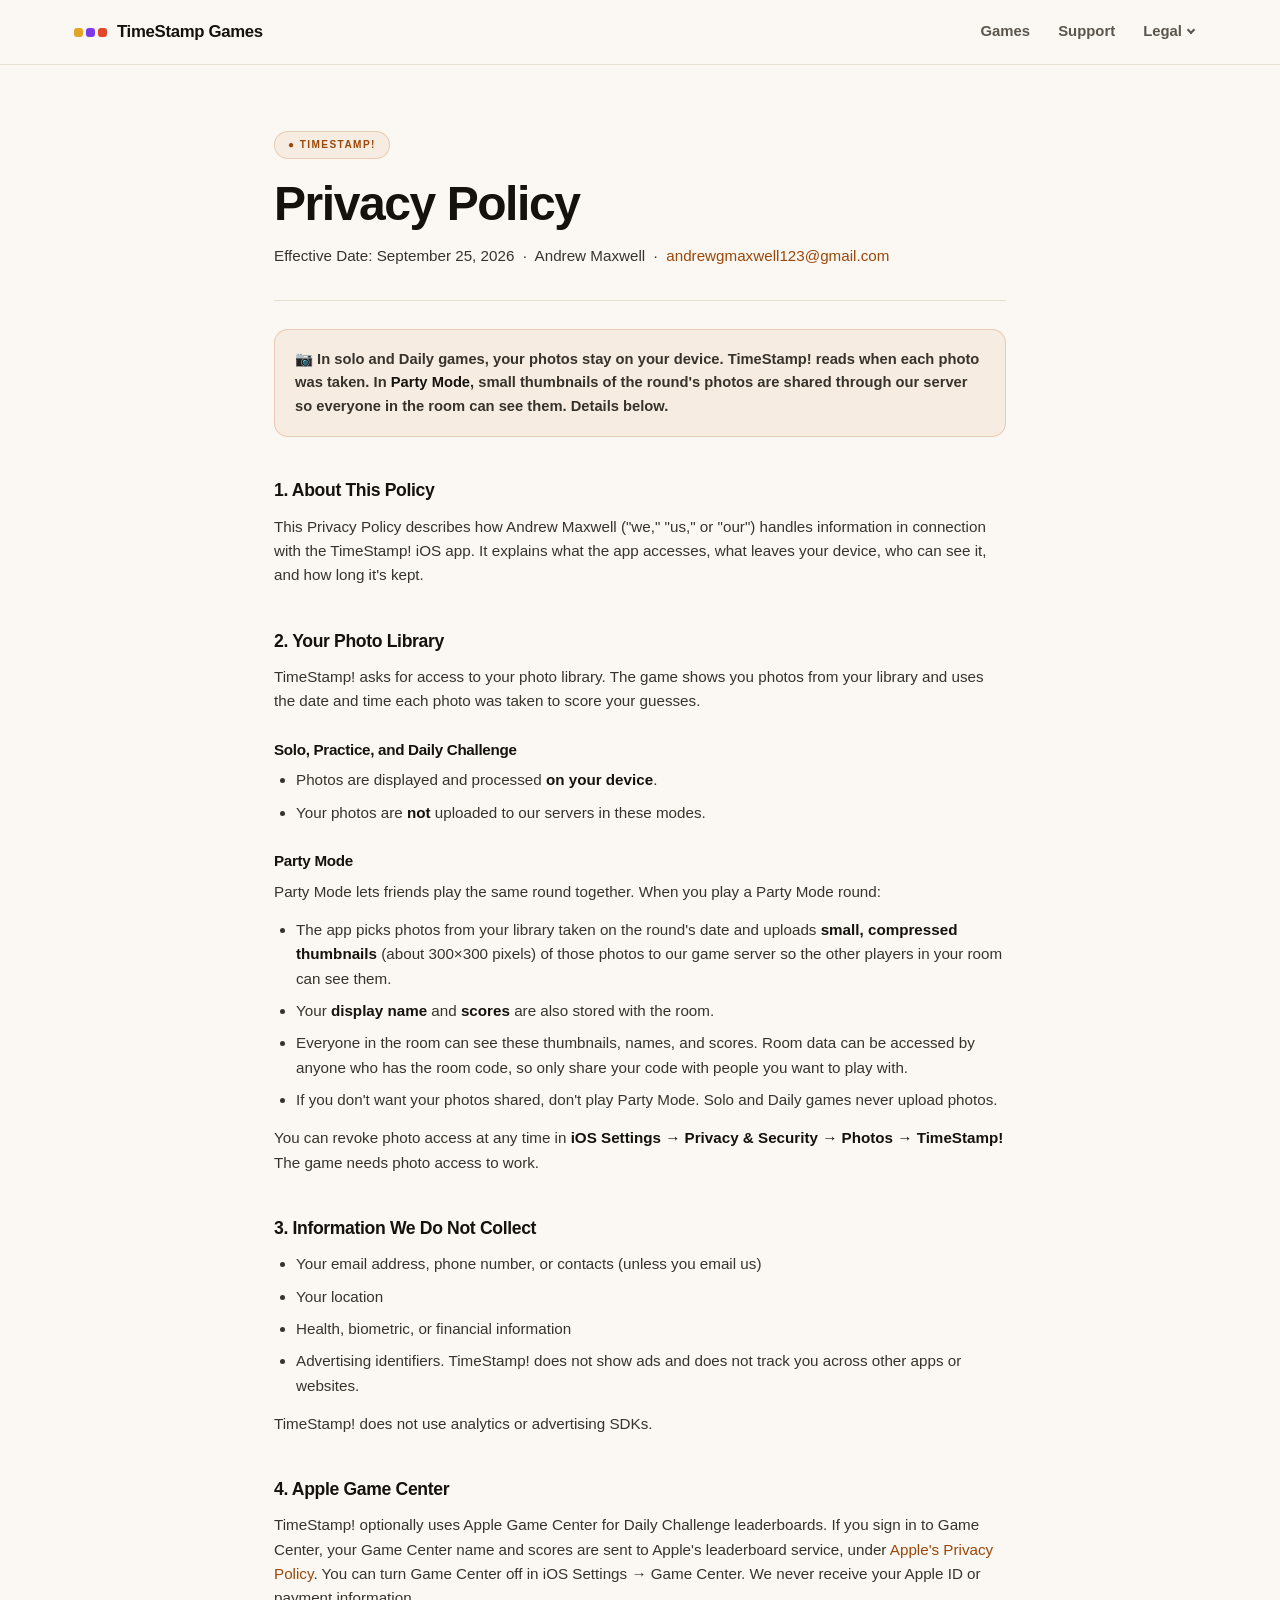
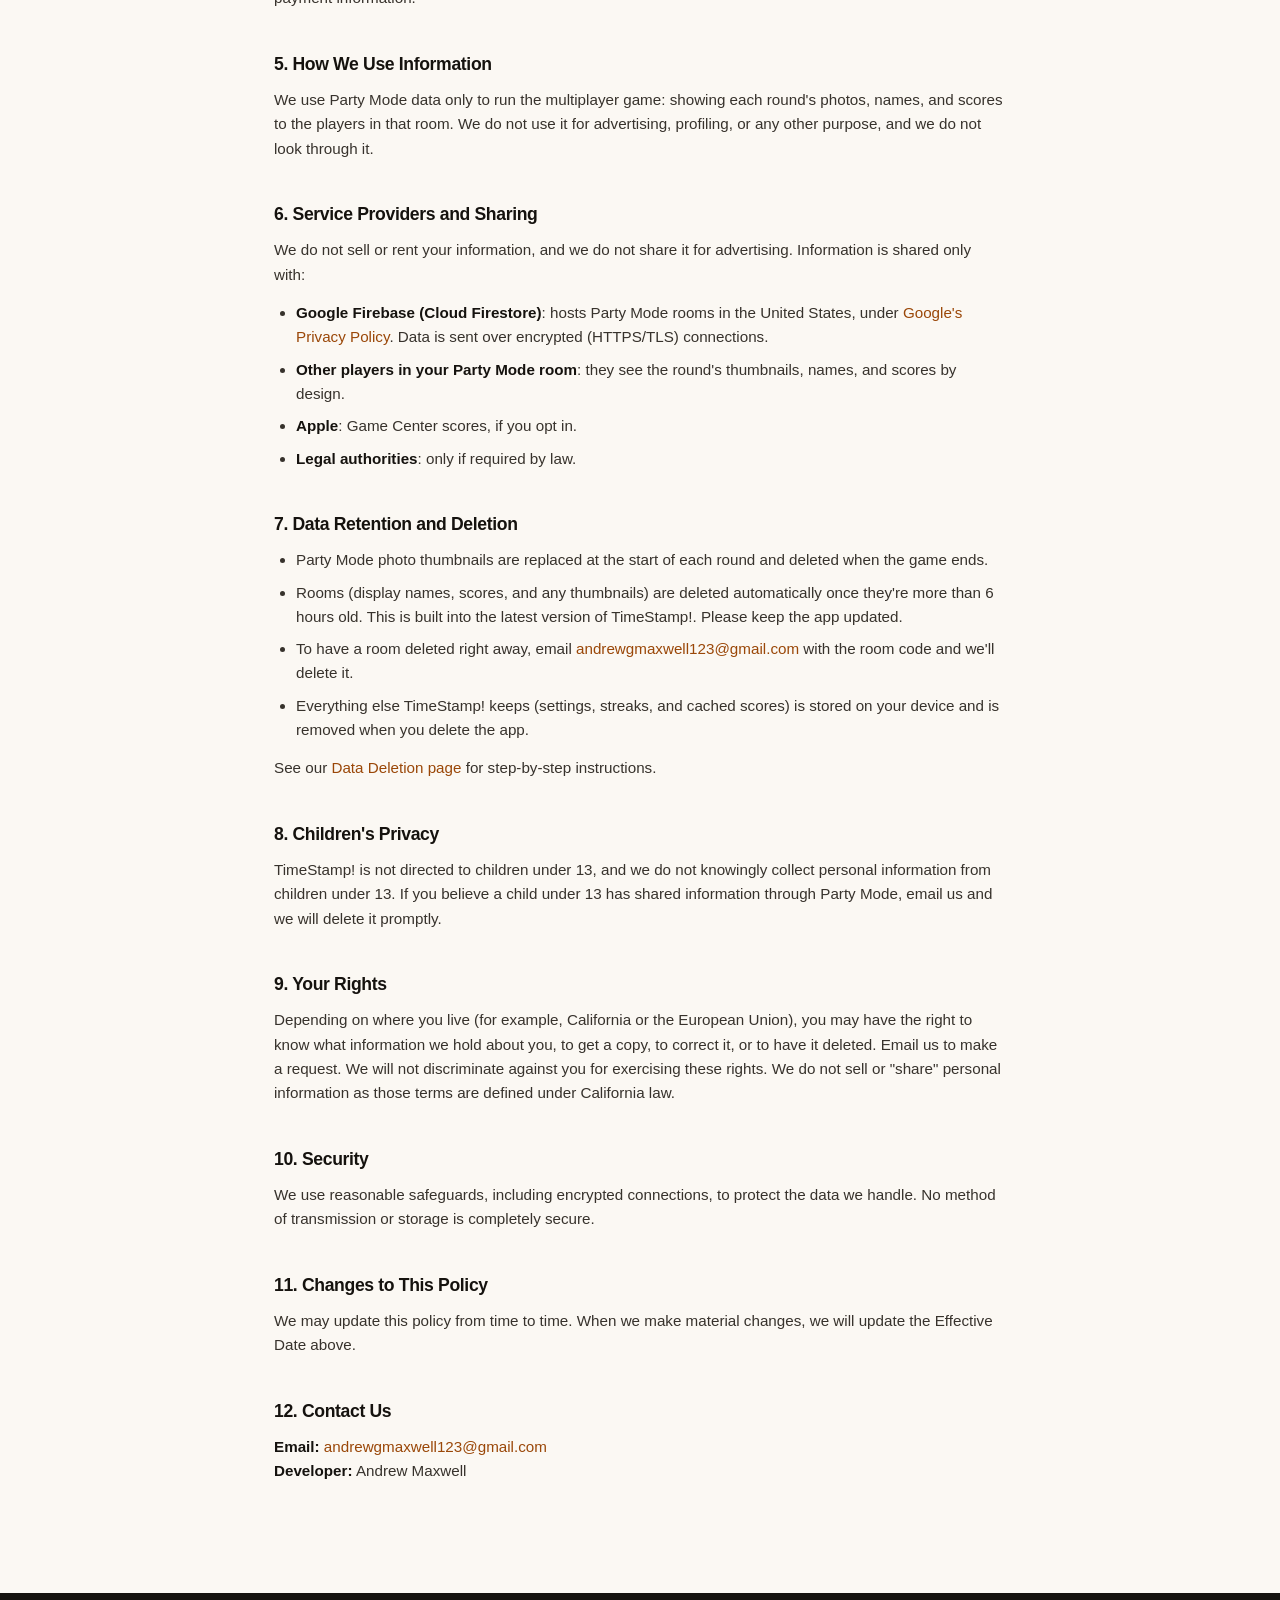
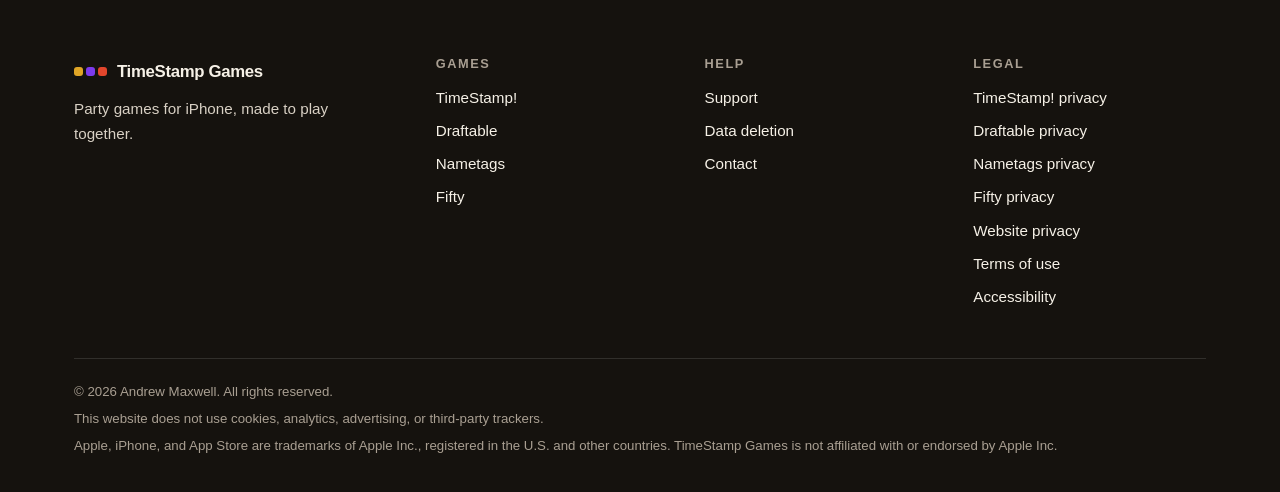
<file: privacy-timestamp.html>
<!DOCTYPE html>
<html lang="en">
<head>
  <meta charset="UTF-8">
  <meta name="viewport" content="width=device-width, initial-scale=1.0">
  <title>Privacy Policy — TimeStamp! — TimeStamp Games</title>
  <style>
    *, *::before, *::after { box-sizing: border-box; margin: 0; padding: 0; }
    :root {
      --bg: #FAFAF7; --bg2: #F4F4F0; --surface: #FFFFFF; --ink: #111110;
      --muted: #717170; --faint: #9E9E9C; --rule: #E4E4DF;
      --ts: #f97316; --ts-light: rgba(249,115,22,0.08); --ts-border: rgba(249,115,22,0.22);
    }
    html { scroll-behavior: smooth; }
    body { background: var(--bg); color: var(--ink); font-family: var(--body); line-height: 1.75; overflow-x: hidden; }
    body::after {
      content: ''; position: fixed; inset: 0; pointer-events: none; z-index: 9999; opacity: 0.022;
      background-image: url("data:image/svg+xml,%3Csvg viewBox='0 0 256 256' xmlns='http://www.w3.org/2000/svg'%3E%3Cfilter id='n'%3E%3CfeTurbulence type='fractalNoise' baseFrequency='0.9' numOctaves='4' stitchTiles='stitch'/%3E%3C/filter%3E%3Crect width='100%25' height='100%25' filter='url(%23n)' opacity='0.5'/%3E%3C/svg%3E");
    }

    nav.legacy-nav {
      position: sticky; top: 0; z-index: 200;
      display: flex; align-items: center; justify-content: space-between;
      padding: 0 48px; height: 62px;
      background: rgba(250,250,247,0.92); backdrop-filter: blur(16px); -webkit-backdrop-filter: blur(16px);
      border-bottom: 1px solid var(--rule);
    }
    .wordmark { font-family: var(--display); font-weight: 800; font-size: 1rem; color: var(--ink); text-decoration: none; letter-spacing: 0.02em; text-transform: uppercase; }
    .nav-links { display: flex; align-items: center; gap: 32px; }
    .nav-links a, .nav-links .dropdown > span { font-size: 0.82rem; font-weight: 500; color: var(--muted); text-decoration: none; cursor: pointer; transition: color 0.2s; }
    .nav-links a:hover, .nav-links .dropdown:hover > span { color: var(--ink); }
    .dropdown { position: relative; }
    .dropdown-menu { display: none; position: absolute; top: calc(100% + 12px); right: 0; background: var(--surface); border: 1px solid var(--rule); border-radius: 12px; overflow: hidden; min-width: 168px; box-shadow: 0 8px 32px rgba(17,17,16,0.08); }
    .dropdown:hover .dropdown-menu { display: block; }
    .dropdown-menu a { display: block; padding: 11px 18px; font-size: 0.82rem; font-weight: 500; color: var(--muted) !important; text-decoration: none; transition: background 0.15s, color 0.15s; }
    .dropdown-menu a:hover { background: var(--bg2); color: var(--ink) !important; }

    .doc-wrap { max-width: 720px; margin: 0 auto; padding: 72px 48px 100px; }

    .doc-game-badge {
      display: inline-flex; align-items: center; gap: 6px;
      font-family: var(--display); font-size: 0.63rem; font-weight: 700;
      letter-spacing: 0.14em; text-transform: uppercase;
      padding: 5px 13px; border-radius: 100px; margin-bottom: 20px;
      background: var(--ts-light); color: var(--ts); border: 1px solid var(--ts-border);
    }

    .doc-wrap h1 { font-family: var(--display); font-size: clamp(2rem, 4vw, 2.8rem); font-weight: 800; letter-spacing: -0.035em; line-height: 1.05; margin-bottom: 14px; }
    .doc-meta { font-size: 0.85rem; color: var(--faint); margin-bottom: 52px; padding-bottom: 32px; border-bottom: 1px solid var(--rule); line-height: 1.6; }
    .doc-meta a { color: var(--muted); text-decoration: underline; text-underline-offset: 2px; }

    .doc-wrap h2 { font-family: var(--display); font-size: 1.1rem; font-weight: 800; letter-spacing: -0.02em; color: var(--ink); margin: 44px 0 14px; }
    .doc-wrap h3 { font-size: 0.95rem; font-weight: 700; color: var(--ink); margin: 28px 0 10px; }
    .doc-wrap p { font-size: 0.95rem; color: var(--muted); margin-bottom: 14px; }
    .doc-wrap ul { padding-left: 22px; margin-bottom: 14px; }
    .doc-wrap ul li { font-size: 0.95rem; color: var(--muted); margin-bottom: 8px; }
    .doc-wrap a { color: var(--ts); text-decoration: none; }
    .doc-wrap a:hover { text-decoration: underline; }
    .doc-wrap strong { color: var(--ink); font-weight: 600; }

    .highlight-box {
      background: var(--ts-light); border: 1px solid var(--ts-border);
      border-radius: 14px; padding: 18px 20px; margin: 28px 0;
    }
    .highlight-box p { margin: 0; color: var(--ink); font-weight: 600; font-size: 0.92rem; }

    footer.legacy-footer { border-top: 1px solid var(--rule); padding: 40px 48px; }
    .footer-inner { max-width: 720px; margin: 0 auto; display: flex; align-items: center; justify-content: space-between; flex-wrap: wrap; gap: 16px; }
    .footer-copy { font-size: 0.8rem; color: var(--faint); }
    .footer-links { display: flex; flex-wrap: wrap; gap: 20px; }
    .footer-links a { font-size: 0.8rem; color: var(--faint); text-decoration: none; transition: color 0.2s; }
    .footer-links a:hover { color: var(--ink); }

    @media (max-width: 700px) {
      nav.legacy-nav { padding: 0 20px; } .nav-links { gap: 20px; }
      .doc-wrap { padding: 48px 20px 60px; }
      footer.legacy-footer { padding: 28px 20px; }
      .footer-inner { flex-direction: column; align-items: flex-start; }
    }
  </style>
  <link rel="icon" href="data:image/svg+xml,%3Csvg xmlns='http://www.w3.org/2000/svg' viewBox='0 0 64 64'%3E%3Crect width='64' height='64' rx='14' fill='%2315120E'/%3E%3Crect x='10' y='26' width='12' height='12' rx='3' fill='%23E0A526'/%3E%3Crect x='26' y='26' width='12' height='12' rx='3' fill='%237C3AED'/%3E%3Crect x='42' y='26' width='12' height='12' rx='3' fill='%23E2462C'/%3E%3C/svg%3E">
  <link rel="stylesheet" href="assets/site.css">
</head>
<body>
  <a class="skip-link" href="#main">Skip to content</a>

  <header class="site-header">
    <div class="wrap">
      <a class="brand" href="index.html" aria-label="TimeStamp Games home">
        <span class="brand-mark" aria-hidden="true"><span></span><span></span><span></span></span>
        <span class="brand-name">TimeStamp Games</span>
      </a>
      <nav class="site-nav" aria-label="Main">
        <a href="index.html#games" class="hide-sm">Games</a>
        <a href="support.html">Support</a>
        <details>
          <summary>Legal</summary>
          <div class="menu">
            <a href="privacy-timestamp.html">TimeStamp! privacy</a>
            <a href="privacy-draftable.html">Draftable privacy</a>
            <a href="privacy-nametags.html">Nametags privacy</a>
            <a href="privacy-fifty.html">Fifty privacy</a>
            <a href="site-privacy.html">Website privacy</a>
            <a href="terms.html">Terms of use</a>
            <a href="data-deletion.html">Data deletion</a>
            <a href="accessibility.html">Accessibility</a>
          </div>
        </details>
      </nav>
    </div>
  </header>

  <main id="main">

<div class="doc-wrap">
  <span class="doc-game-badge">● TimeStamp!</span>
  <h1>Privacy Policy</h1>
  <p class="doc-meta">Effective Date: September 25, 2026 &nbsp;·&nbsp; Andrew Maxwell &nbsp;·&nbsp; <a href="mailto:andrewgmaxwell123@gmail.com">andrewgmaxwell123@gmail.com</a></p>

  <div class="highlight-box">
    <p>📷 In solo and Daily games, your photos stay on your device. TimeStamp! reads when each photo was taken. In <strong>Party Mode</strong>, small thumbnails of the round's photos are shared through our server so everyone in the room can see them. Details below.</p>
  </div>

  <h2>1. About This Policy</h2>
  <p>This Privacy Policy describes how Andrew Maxwell ("we," "us," or "our") handles information in connection with the TimeStamp! iOS app. It explains what the app accesses, what leaves your device, who can see it, and how long it's kept.</p>

  <h2>2. Your Photo Library</h2>
  <p>TimeStamp! asks for access to your photo library. The game shows you photos from your library and uses the date and time each photo was taken to score your guesses.</p>
  <h3>Solo, Practice, and Daily Challenge</h3>
  <ul>
    <li>Photos are displayed and processed <strong>on your device</strong>.</li>
    <li>Your photos are <strong>not</strong> uploaded to our servers in these modes.</li>
  </ul>
  <h3>Party Mode</h3>
  <p>Party Mode lets friends play the same round together. When you play a Party Mode round:</p>
  <ul>
    <li>The app picks photos from your library taken on the round's date and uploads <strong>small, compressed thumbnails</strong> (about 300×300 pixels) of those photos to our game server so the other players in your room can see them.</li>
    <li>Your <strong>display name</strong> and <strong>scores</strong> are also stored with the room.</li>
    <li>Everyone in the room can see these thumbnails, names, and scores. Room data can be accessed by anyone who has the room code, so only share your code with people you want to play with.</li>
    <li>If you don't want your photos shared, don't play Party Mode. Solo and Daily games never upload photos.</li>
  </ul>
  <p>You can revoke photo access at any time in <strong>iOS Settings → Privacy &amp; Security → Photos → TimeStamp!</strong> The game needs photo access to work.</p>

  <h2>3. Information We Do Not Collect</h2>
  <ul>
    <li>Your email address, phone number, or contacts (unless you email us)</li>
    <li>Your location</li>
    <li>Health, biometric, or financial information</li>
    <li>Advertising identifiers. TimeStamp! does not show ads and does not track you across other apps or websites.</li>
  </ul>
  <p>TimeStamp! does not use analytics or advertising SDKs.</p>

  <h2>4. Apple Game Center</h2>
  <p>TimeStamp! optionally uses Apple Game Center for Daily Challenge leaderboards. If you sign in to Game Center, your Game Center name and scores are sent to Apple's leaderboard service, under <a href="https://www.apple.com/legal/privacy/" target="_blank" rel="noopener">Apple's Privacy Policy</a>. You can turn Game Center off in iOS Settings → Game Center. We never receive your Apple ID or payment information.</p>

  <h2>5. How We Use Information</h2>
  <p>We use Party Mode data only to run the multiplayer game: showing each round's photos, names, and scores to the players in that room. We do not use it for advertising, profiling, or any other purpose, and we do not look through it.</p>

  <h2>6. Service Providers and Sharing</h2>
  <p>We do not sell or rent your information, and we do not share it for advertising. Information is shared only with:</p>
  <ul>
    <li><strong>Google Firebase (Cloud Firestore)</strong>: hosts Party Mode rooms in the United States, under <a href="https://policies.google.com/privacy" target="_blank" rel="noopener">Google's Privacy Policy</a>. Data is sent over encrypted (HTTPS/TLS) connections.</li>
    <li><strong>Other players in your Party Mode room</strong>: they see the round's thumbnails, names, and scores by design.</li>
    <li><strong>Apple</strong>: Game Center scores, if you opt in.</li>
    <li><strong>Legal authorities</strong>: only if required by law.</li>
  </ul>

  <h2>7. Data Retention and Deletion</h2>
  <ul>
    <li>Party Mode photo thumbnails are replaced at the start of each round and deleted when the game ends.</li>
    <li>Rooms (display names, scores, and any thumbnails) are deleted automatically once they're more than 6 hours old. This is built into the latest version of TimeStamp!. Please keep the app updated.</li>
    <li>To have a room deleted right away, email <a href="mailto:andrewgmaxwell123@gmail.com">andrewgmaxwell123@gmail.com</a> with the room code and we'll delete it.</li>
    <li>Everything else TimeStamp! keeps (settings, streaks, and cached scores) is stored on your device and is removed when you delete the app.</li>
  </ul>
  <p>See our <a href="data-deletion.html">Data Deletion page</a> for step-by-step instructions.</p>

  <h2>8. Children's Privacy</h2>
  <p>TimeStamp! is not directed to children under 13, and we do not knowingly collect personal information from children under 13. If you believe a child under 13 has shared information through Party Mode, email us and we will delete it promptly.</p>

  <h2>9. Your Rights</h2>
  <p>Depending on where you live (for example, California or the European Union), you may have the right to know what information we hold about you, to get a copy, to correct it, or to have it deleted. Email us to make a request. We will not discriminate against you for exercising these rights. We do not sell or "share" personal information as those terms are defined under California law.</p>

  <h2>10. Security</h2>
  <p>We use reasonable safeguards, including encrypted connections, to protect the data we handle. No method of transmission or storage is completely secure.</p>

  <h2>11. Changes to This Policy</h2>
  <p>We may update this policy from time to time. When we make material changes, we will update the Effective Date above.</p>

  <h2>12. Contact Us</h2>
  <p><strong>Email:</strong> <a href="mailto:andrewgmaxwell123@gmail.com">andrewgmaxwell123@gmail.com</a><br>
  <strong>Developer:</strong> Andrew Maxwell</p>
</div>

  </main>

  <footer class="site-footer">
    <div class="wrap">
      <div class="footer-grid">
        <div class="footer-about">
          <a class="brand" href="index.html"><span class="brand-mark" aria-hidden="true"><span></span><span></span><span></span></span>TimeStamp Games</a>
          <p>Party games for iPhone, made to play together.</p>
        </div>
        <div>
          <h2>Games</h2>
          <ul>
            <li><a href="index.html#timestamp">TimeStamp!</a></li>
            <li><a href="index.html#draftable">Draftable</a></li>
            <li><a href="index.html#nametags">Nametags</a></li>
            <li><a href="index.html#fifty">Fifty</a></li>
          </ul>
        </div>
        <div>
          <h2>Help</h2>
          <ul>
            <li><a href="support.html">Support</a></li>
            <li><a href="data-deletion.html">Data deletion</a></li>
            <li><a href="mailto:andrewgmaxwell123@gmail.com">Contact</a></li>
          </ul>
        </div>
        <div>
          <h2>Legal</h2>
          <ul>
            <li><a href="privacy-timestamp.html">TimeStamp! privacy</a></li>
            <li><a href="privacy-draftable.html">Draftable privacy</a></li>
            <li><a href="privacy-nametags.html">Nametags privacy</a></li>
            <li><a href="privacy-fifty.html">Fifty privacy</a></li>
            <li><a href="site-privacy.html">Website privacy</a></li>
            <li><a href="terms.html">Terms of use</a></li>
            <li><a href="accessibility.html">Accessibility</a></li>
          </ul>
        </div>
      </div>
      <div class="footer-legal">
        <p>© 2026 Andrew Maxwell. All rights reserved.</p>
        <p>This website does not use cookies, analytics, advertising, or third-party trackers.</p>
        <p>Apple, iPhone, and App Store are trademarks of Apple Inc., registered in the U.S. and other countries. TimeStamp Games is not affiliated with or endorsed by Apple Inc.</p>
      </div>
    </div>
  </footer>


</body>
</html>
</file>
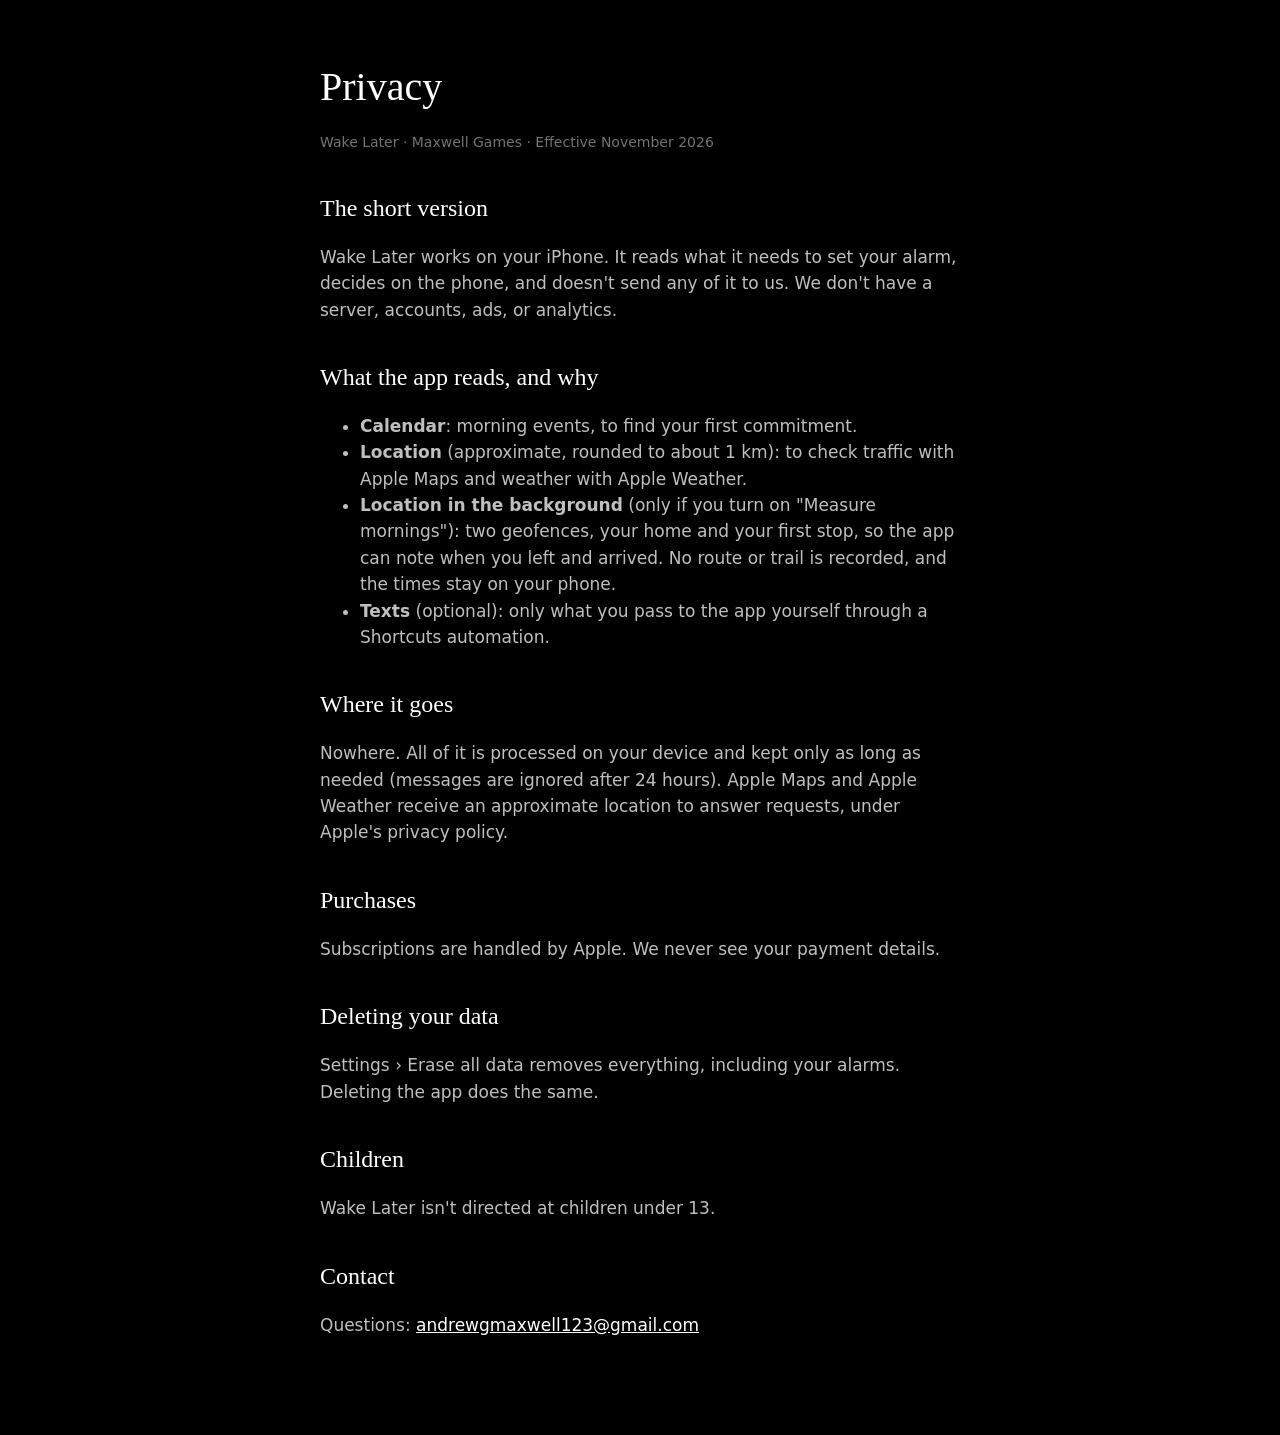
<file: privacy-wakelater.html>
<!doctype html>
<html lang="en">
<head>
<meta charset="utf-8">
<meta name="viewport" content="width=device-width, initial-scale=1">
<title>Wake Later · Privacy</title>
<style>
  :root { color-scheme: dark; }
  body { margin: 0; background: #000; color: #fff; font: 17px/1.55 -apple-system, system-ui, sans-serif; }
  main { max-width: 640px; margin: 0 auto; padding: 56px 20px 80px; }
  h1, h2 { font-family: "New York", ui-serif, Georgia, serif; font-weight: 400; }
  h1 { font-size: 40px; margin: 0 0 8px; }
  h2 { font-size: 24px; margin: 36px 0 8px; }
  p, li { color: rgba(255,255,255,.75); }
  .date { color: rgba(255,255,255,.45); font-size: 14px; }
</style>
</head>
<body>
<main>
  <h1>Privacy</h1>
  <p class="date">Wake Later · Maxwell Games · Effective November 2026</p>

  <h2>The short version</h2>
  <p>Wake Later works on your iPhone. It reads what it needs to set your alarm, decides on the phone, and doesn't send any of it to us. We don't have a server, accounts, ads, or analytics.</p>

  <h2>What the app reads, and why</h2>
  <ul>
    <li><b>Calendar</b>: morning events, to find your first commitment.</li>
    <li><b>Location</b> (approximate, rounded to about 1 km): to check traffic with Apple Maps and weather with Apple Weather.</li>
    <li><b>Location in the background</b> (only if you turn on "Measure mornings"): two geofences, your home and your first stop, so the app can note when you left and arrived. No route or trail is recorded, and the times stay on your phone.</li>
    <li><b>Texts</b> (optional): only what you pass to the app yourself through a Shortcuts automation.</li>
  </ul>

  <h2>Where it goes</h2>
  <p>Nowhere. All of it is processed on your device and kept only as long as needed (messages are ignored after 24 hours). Apple Maps and Apple Weather receive an approximate location to answer requests, under Apple's privacy policy.</p>

  <h2>Purchases</h2>
  <p>Subscriptions are handled by Apple. We never see your payment details.</p>

  <h2>Deleting your data</h2>
  <p>Settings › Erase all data removes everything, including your alarms. Deleting the app does the same.</p>

  <h2>Children</h2>
  <p>Wake Later isn't directed at children under 13.</p>

  <h2>Contact</h2>
  <p>Questions: <a href="mailto:andrewgmaxwell123@gmail.com" style="color:#fff">andrewgmaxwell123@gmail.com</a></p>
</main>
</body>
</html>
</file>
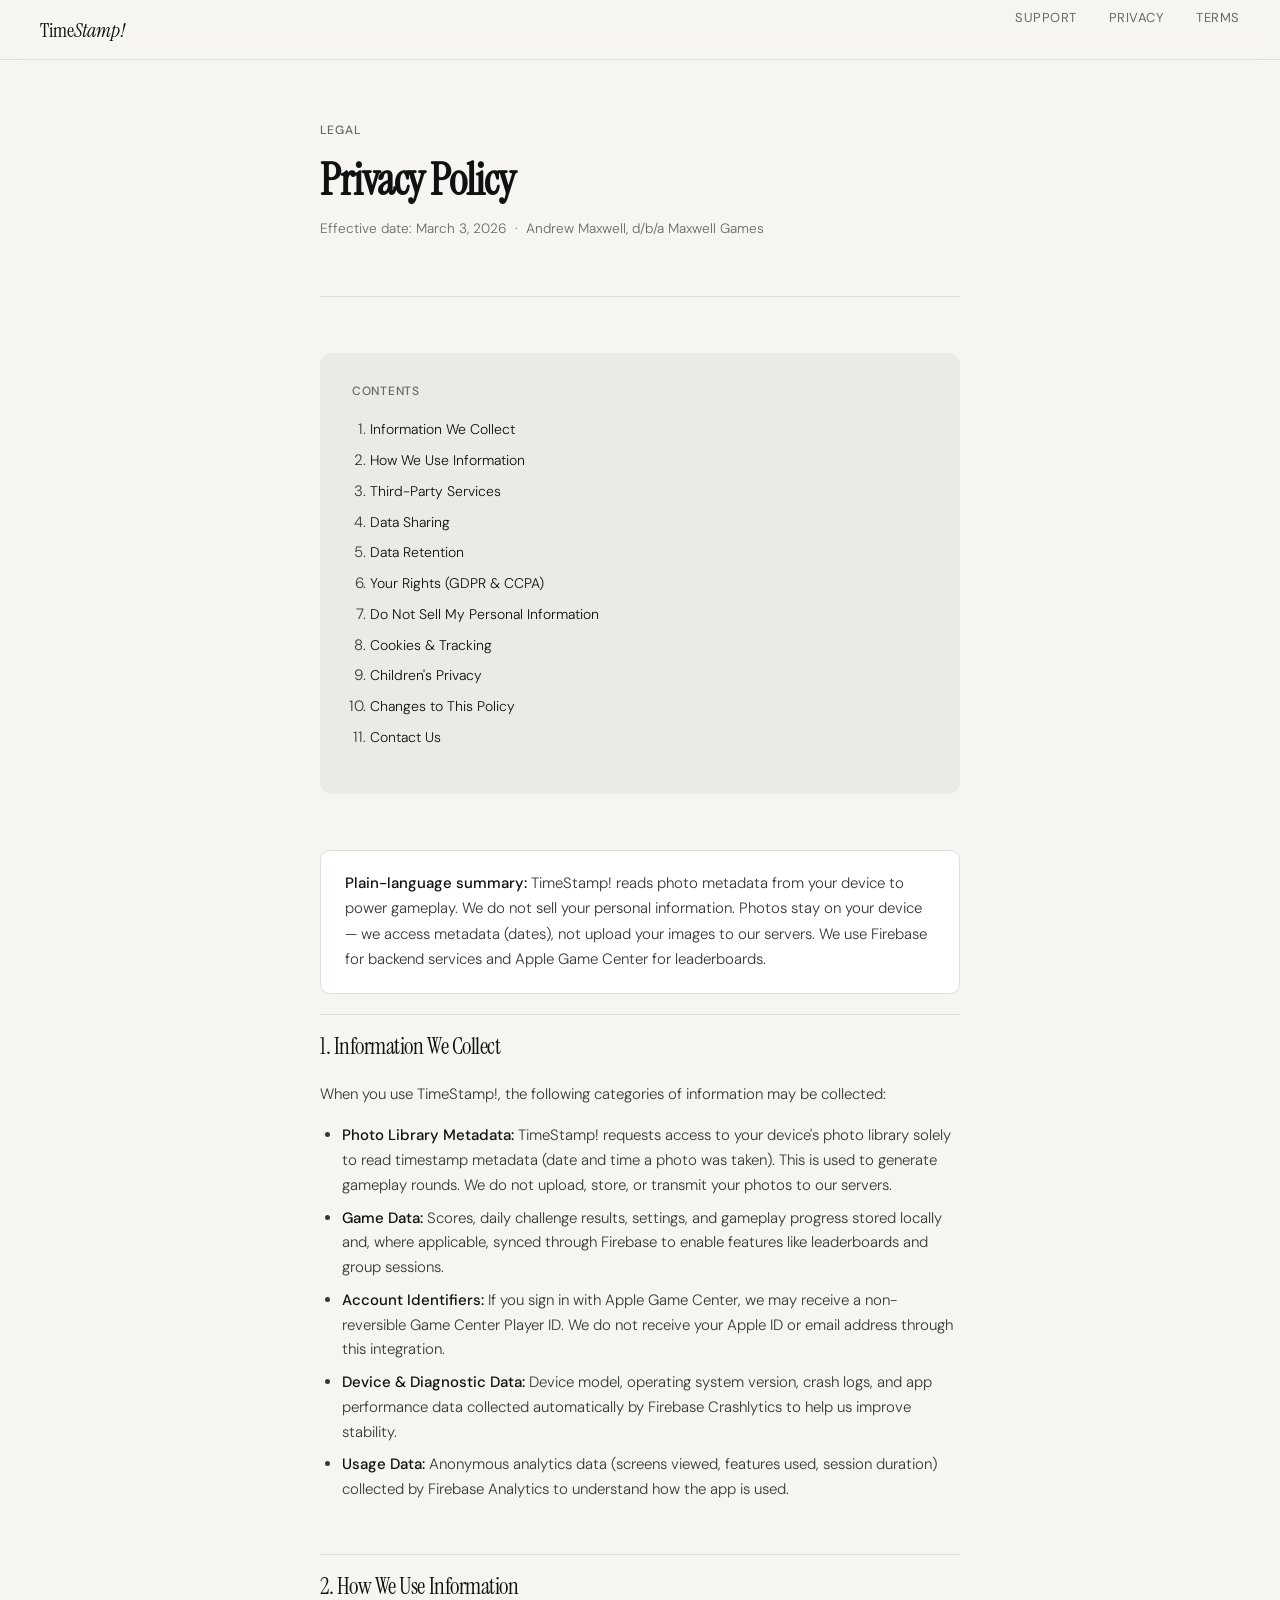
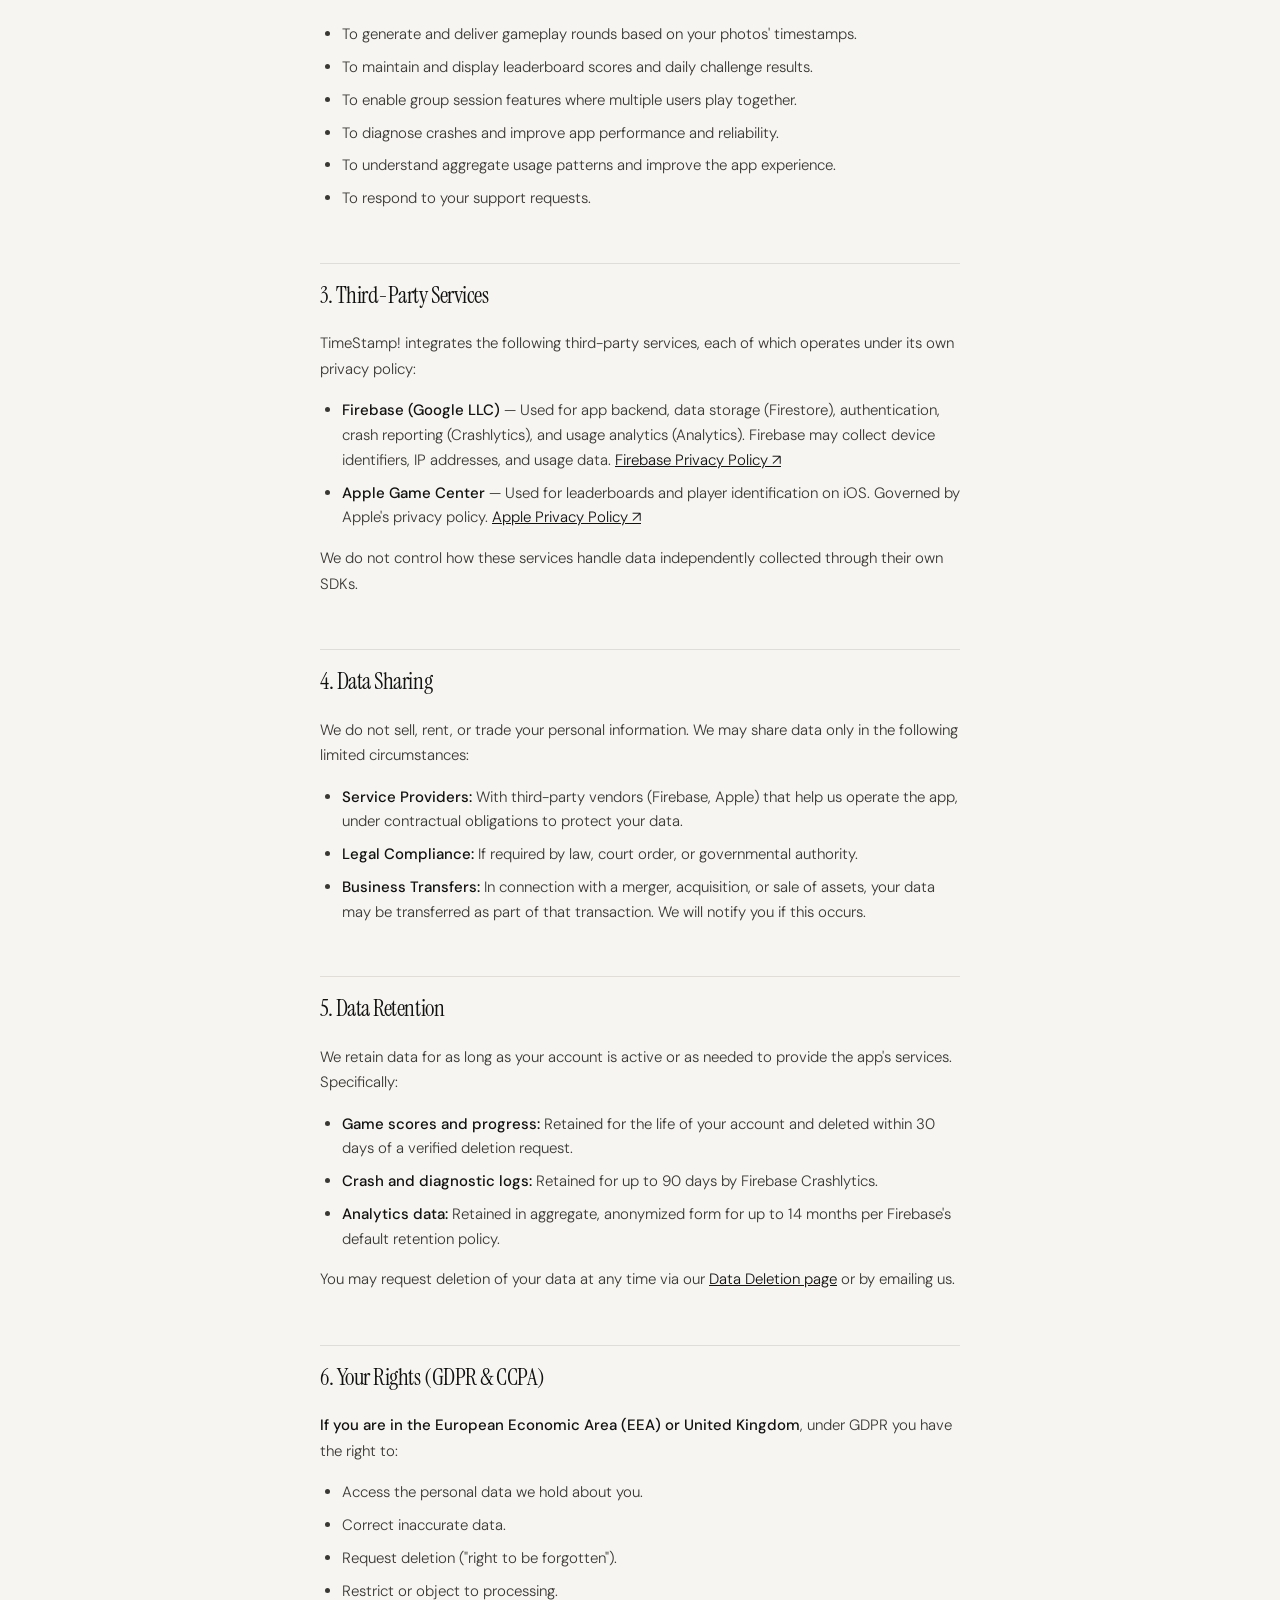
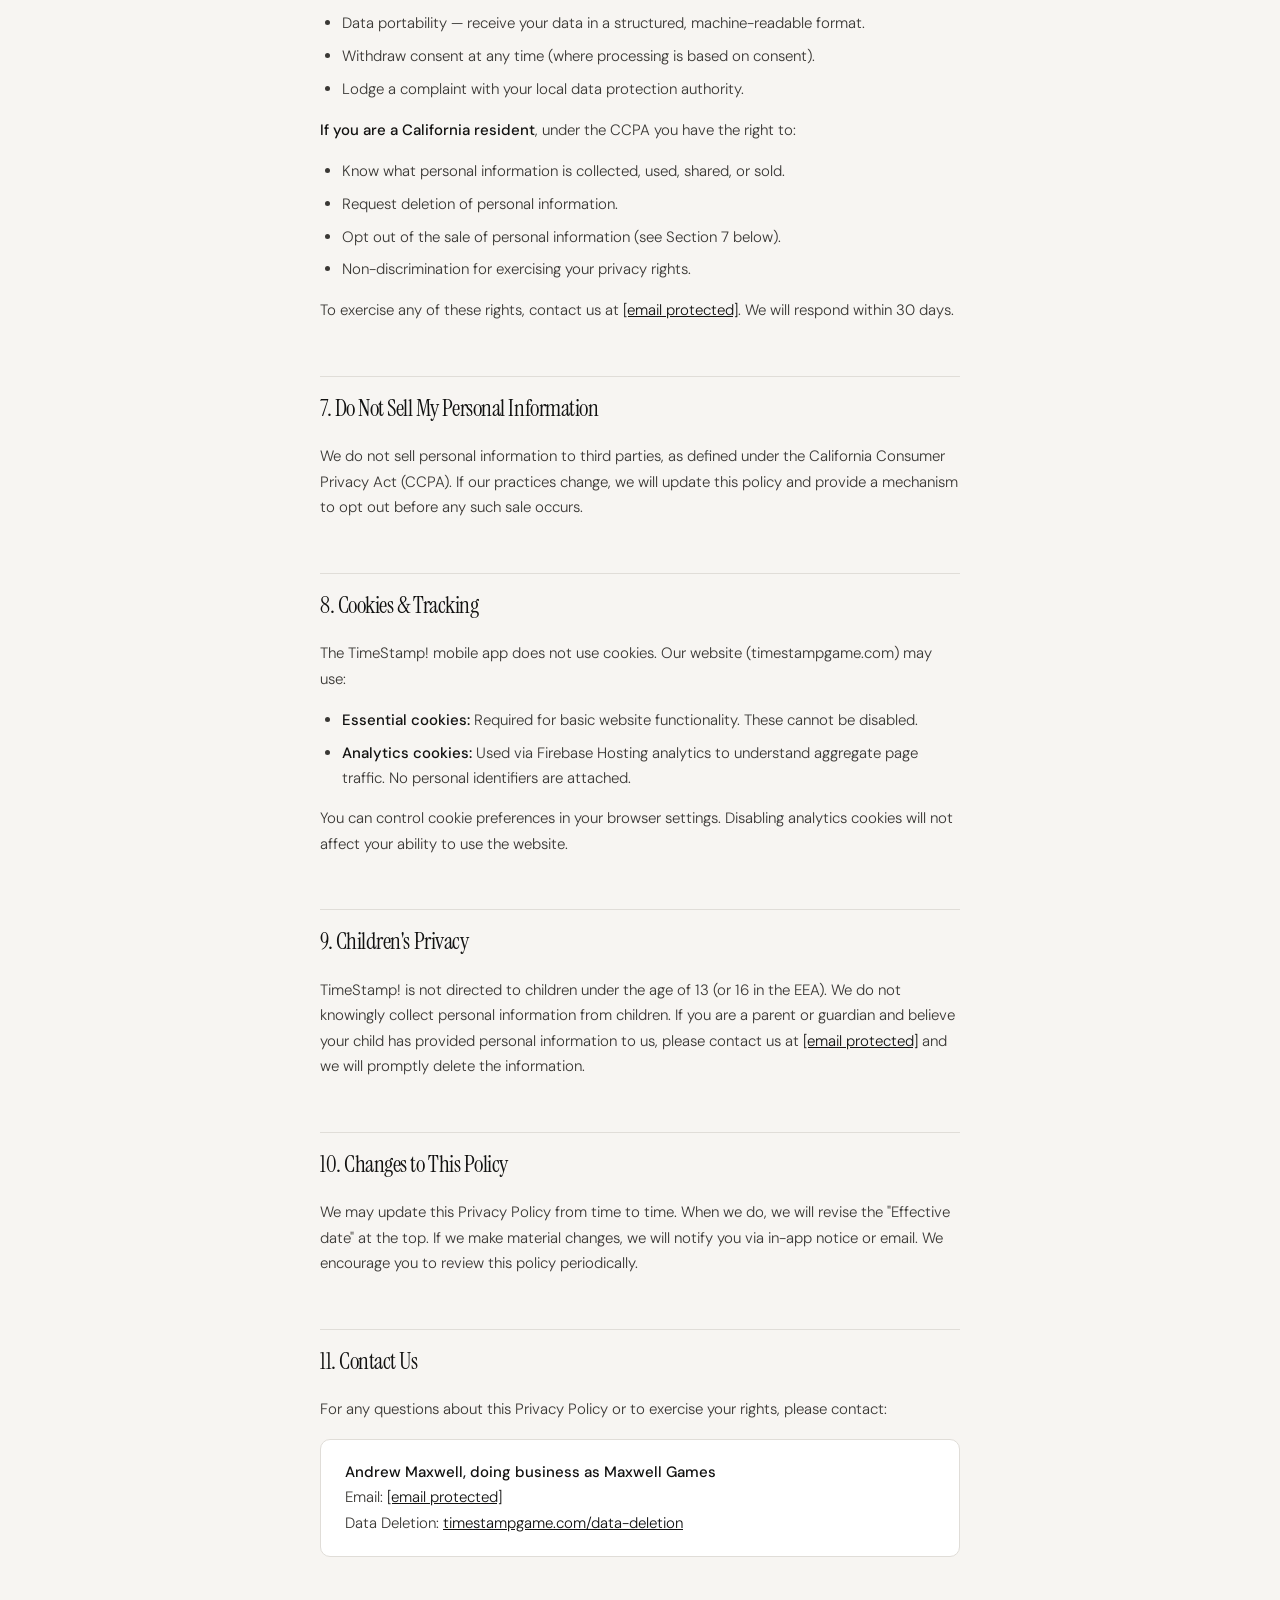
<file: privacy.html>
<!DOCTYPE html>
<html lang="en">
<head>
  <meta charset="UTF-8" />
  <meta name="viewport" content="width=device-width, initial-scale=1.0" />
  <title>Privacy Policy — TimeStamp!</title>
  <link rel="preconnect" href="https://fonts.googleapis.com" />
  <link rel="preconnect" href="https://fonts.gstatic.com" crossorigin />
  <link href="https://fonts.googleapis.com/css2?family=Instrument+Serif:ital@0;1&family=DM+Sans:wght@300;400;500&display=swap" rel="stylesheet" />
  <style>
    *, *::before, *::after { box-sizing: border-box; margin: 0; padding: 0; }
    :root {
      --bg: #F7F5F2; --ink: #111110; --mid: #6B6860;
      --rule: #E0DDD8; --tag-bg: #ECEAE6; --white: #FFFFFF;
      --serif: 'Instrument Serif', Georgia, serif;
      --sans: 'DM Sans', system-ui, sans-serif;
    }
    body { background: var(--bg); color: var(--ink); font-family: var(--sans); font-weight: 300; line-height: 1.7; -webkit-font-smoothing: antialiased; }
    nav {
      position: fixed; top: 0; left: 0; right: 0; z-index: 100;
      display: flex; align-items: center; justify-content: space-between;
      padding: 0 40px; height: 60px;
      background: rgba(247,245,242,0.88); backdrop-filter: blur(12px);
      border-bottom: 1px solid var(--rule);
    }
    .nav-logo { font-family: var(--serif); font-size: 1.25rem; color: var(--ink); text-decoration: none; }
    .nav-logo span { font-style: italic; }
    .nav-links { display: flex; gap: 32px; list-style: none; }
    .nav-links a { font-size: 0.8125rem; font-weight: 400; color: var(--mid); text-decoration: none; letter-spacing: 0.04em; text-transform: uppercase; transition: color 0.2s; }
    .nav-links a:hover { color: var(--ink); }

    .page-wrap { max-width: 720px; margin: 0 auto; padding: 120px 40px 80px; }
    .page-eyebrow { font-size: 0.75rem; font-weight: 500; letter-spacing: 0.08em; text-transform: uppercase; color: var(--mid); margin-bottom: 16px; }
    .page-title { font-family: var(--serif); font-size: 2.75rem; letter-spacing: -0.025em; line-height: 1.1; margin-bottom: 12px; }
    .page-date { font-size: 0.85rem; color: var(--mid); margin-bottom: 56px; padding-bottom: 56px; border-bottom: 1px solid var(--rule); }

    .toc { background: var(--tag-bg); border-radius: 12px; padding: 28px 32px; margin-bottom: 56px; }
    .toc-title { font-size: 0.75rem; font-weight: 500; letter-spacing: 0.06em; text-transform: uppercase; color: var(--mid); margin-bottom: 16px; }
    .toc ol { padding-left: 18px; }
    .toc li { margin-bottom: 6px; }
    .toc a { font-size: 0.875rem; color: var(--ink); text-decoration: none; }
    .toc a:hover { text-decoration: underline; }

    .section { margin-bottom: 52px; }
    .section-title { font-family: var(--serif); font-size: 1.45rem; letter-spacing: -0.02em; margin-bottom: 16px; padding-top: 12px; border-top: 1px solid var(--rule); }
    p { font-size: 0.9375rem; color: #3a3835; margin-bottom: 16px; }
    ul, ol { padding-left: 22px; margin-bottom: 16px; }
    li { font-size: 0.9375rem; color: #3a3835; margin-bottom: 8px; line-height: 1.65; }
    strong { font-weight: 500; color: var(--ink); }
    a { color: var(--ink); }

    .highlight-box { background: var(--white); border: 1px solid var(--rule); border-radius: 10px; padding: 20px 24px; margin-bottom: 20px; }
    .highlight-box p { margin-bottom: 0; }

    footer { border-top: 1px solid var(--rule); padding: 32px 40px; display: flex; align-items: center; justify-content: space-between; flex-wrap: wrap; gap: 16px; }
    .footer-brand { font-family: var(--serif); font-size: 1rem; color: var(--ink); text-decoration: none; }
    .footer-brand span { font-style: italic; }
    .footer-links { display: flex; gap: 24px; list-style: none; }
    .footer-links a { font-size: 0.8rem; color: var(--mid); text-decoration: none; }
    .footer-links a:hover { color: var(--ink); }
    .footer-copy { font-size: 0.75rem; color: var(--mid); width: 100%; }

    @media (max-width: 600px) { nav { padding: 0 20px; } .nav-links { gap: 16px; } .page-wrap { padding: 100px 20px 60px; } footer { padding: 28px 20px; } }
  </style>
</head>
<body>

<nav>
  <a href="index.html" class="nav-logo">Time<span>Stamp!</span></a>
  <ul class="nav-links">
    <li><a href="support.html">Support</a></li>
    <li><a href="privacy.html">Privacy</a></li>
    <li><a href="terms.html">Terms</a></li>
  </ul>
</nav>

<div class="page-wrap">
  <div class="page-eyebrow">Legal</div>
  <h1 class="page-title">Privacy Policy</h1>
  <p class="page-date">Effective date: March 3, 2026 &nbsp;·&nbsp; Andrew Maxwell, d/b/a Maxwell Games</p>

  <div class="toc">
    <div class="toc-title">Contents</div>
    <ol>
      <li><a href="#information">Information We Collect</a></li>
      <li><a href="#use">How We Use Information</a></li>
      <li><a href="#third-parties">Third-Party Services</a></li>
      <li><a href="#sharing">Data Sharing</a></li>
      <li><a href="#retention">Data Retention</a></li>
      <li><a href="#your-rights">Your Rights (GDPR &amp; CCPA)</a></li>
      <li><a href="#do-not-sell">Do Not Sell My Personal Information</a></li>
      <li><a href="#cookies">Cookies &amp; Tracking</a></li>
      <li><a href="#children">Children's Privacy</a></li>
      <li><a href="#changes">Changes to This Policy</a></li>
      <li><a href="#contact">Contact Us</a></li>
    </ol>
  </div>

  <div class="highlight-box">
    <p><strong>Plain-language summary:</strong> TimeStamp! reads photo metadata from your device to power gameplay. We do not sell your personal information. Photos stay on your device — we access metadata (dates), not upload your images to our servers. We use Firebase for backend services and Apple Game Center for leaderboards.</p>
  </div>

  <div class="section" id="information">
    <div class="section-title">1. Information We Collect</div>
    <p>When you use TimeStamp!, the following categories of information may be collected:</p>
    <ul>
      <li><strong>Photo Library Metadata:</strong> TimeStamp! requests access to your device's photo library solely to read timestamp metadata (date and time a photo was taken). This is used to generate gameplay rounds. We do not upload, store, or transmit your photos to our servers.</li>
      <li><strong>Game Data:</strong> Scores, daily challenge results, settings, and gameplay progress stored locally and, where applicable, synced through Firebase to enable features like leaderboards and group sessions.</li>
      <li><strong>Account Identifiers:</strong> If you sign in with Apple Game Center, we may receive a non-reversible Game Center Player ID. We do not receive your Apple ID or email address through this integration.</li>
      <li><strong>Device &amp; Diagnostic Data:</strong> Device model, operating system version, crash logs, and app performance data collected automatically by Firebase Crashlytics to help us improve stability.</li>
      <li><strong>Usage Data:</strong> Anonymous analytics data (screens viewed, features used, session duration) collected by Firebase Analytics to understand how the app is used.</li>
    </ul>
  </div>

  <div class="section" id="use">
    <div class="section-title">2. How We Use Information</div>
    <ul>
      <li>To generate and deliver gameplay rounds based on your photos' timestamps.</li>
      <li>To maintain and display leaderboard scores and daily challenge results.</li>
      <li>To enable group session features where multiple users play together.</li>
      <li>To diagnose crashes and improve app performance and reliability.</li>
      <li>To understand aggregate usage patterns and improve the app experience.</li>
      <li>To respond to your support requests.</li>
    </ul>
  </div>

  <div class="section" id="third-parties">
    <div class="section-title">3. Third-Party Services</div>
    <p>TimeStamp! integrates the following third-party services, each of which operates under its own privacy policy:</p>
    <ul>
      <li><strong>Firebase (Google LLC)</strong> — Used for app backend, data storage (Firestore), authentication, crash reporting (Crashlytics), and usage analytics (Analytics). Firebase may collect device identifiers, IP addresses, and usage data. <a href="https://firebase.google.com/support/privacy" target="_blank">Firebase Privacy Policy ↗</a></li>
      <li><strong>Apple Game Center</strong> — Used for leaderboards and player identification on iOS. Governed by Apple's privacy policy. <a href="https://www.apple.com/legal/privacy/" target="_blank">Apple Privacy Policy ↗</a></li>
    </ul>
    <p>We do not control how these services handle data independently collected through their own SDKs.</p>
  </div>

  <div class="section" id="sharing">
    <div class="section-title">4. Data Sharing</div>
    <p>We do not sell, rent, or trade your personal information. We may share data only in the following limited circumstances:</p>
    <ul>
      <li><strong>Service Providers:</strong> With third-party vendors (Firebase, Apple) that help us operate the app, under contractual obligations to protect your data.</li>
      <li><strong>Legal Compliance:</strong> If required by law, court order, or governmental authority.</li>
      <li><strong>Business Transfers:</strong> In connection with a merger, acquisition, or sale of assets, your data may be transferred as part of that transaction. We will notify you if this occurs.</li>
    </ul>
  </div>

  <div class="section" id="retention">
    <div class="section-title">5. Data Retention</div>
    <p>We retain data for as long as your account is active or as needed to provide the app's services. Specifically:</p>
    <ul>
      <li><strong>Game scores and progress:</strong> Retained for the life of your account and deleted within 30 days of a verified deletion request.</li>
      <li><strong>Crash and diagnostic logs:</strong> Retained for up to 90 days by Firebase Crashlytics.</li>
      <li><strong>Analytics data:</strong> Retained in aggregate, anonymized form for up to 14 months per Firebase's default retention policy.</li>
    </ul>
    <p>You may request deletion of your data at any time via our <a href="data-deletion.html">Data Deletion page</a> or by emailing us.</p>
  </div>

  <div class="section" id="your-rights">
    <div class="section-title">6. Your Rights (GDPR &amp; CCPA)</div>
    <p><strong>If you are in the European Economic Area (EEA) or United Kingdom</strong>, under GDPR you have the right to:</p>
    <ul>
      <li>Access the personal data we hold about you.</li>
      <li>Correct inaccurate data.</li>
      <li>Request deletion ("right to be forgotten").</li>
      <li>Restrict or object to processing.</li>
      <li>Data portability — receive your data in a structured, machine-readable format.</li>
      <li>Withdraw consent at any time (where processing is based on consent).</li>
      <li>Lodge a complaint with your local data protection authority.</li>
    </ul>
    <p><strong>If you are a California resident</strong>, under the CCPA you have the right to:</p>
    <ul>
      <li>Know what personal information is collected, used, shared, or sold.</li>
      <li>Request deletion of personal information.</li>
      <li>Opt out of the sale of personal information (see Section 7 below).</li>
      <li>Non-discrimination for exercising your privacy rights.</li>
    </ul>
    <p>To exercise any of these rights, contact us at <a href="/cdn-cgi/l/email-protection#92e1e7e2e2fde0e6d2e6fbfff7e1e6f3ffe2f5f3fff7bcf1fdff"><span class="__cf_email__" data-cfemail="c9babcb9b9a6bbbd89bda0a4acbabda8a4b9aea8a4ace7aaa6a4">[email&#160;protected]</span></a>. We will respond within 30 days.</p>
  </div>

  <div class="section" id="do-not-sell">
    <div class="section-title">7. Do Not Sell My Personal Information</div>
    <p>We do not sell personal information to third parties, as defined under the California Consumer Privacy Act (CCPA). If our practices change, we will update this policy and provide a mechanism to opt out before any such sale occurs.</p>
  </div>

  <div class="section" id="cookies">
    <div class="section-title">8. Cookies &amp; Tracking</div>
    <p>The TimeStamp! mobile app does not use cookies. Our website (timestampgame.com) may use:</p>
    <ul>
      <li><strong>Essential cookies:</strong> Required for basic website functionality. These cannot be disabled.</li>
      <li><strong>Analytics cookies:</strong> Used via Firebase Hosting analytics to understand aggregate page traffic. No personal identifiers are attached.</li>
    </ul>
    <p>You can control cookie preferences in your browser settings. Disabling analytics cookies will not affect your ability to use the website.</p>
  </div>

  <div class="section" id="children">
    <div class="section-title">9. Children's Privacy</div>
    <p>TimeStamp! is not directed to children under the age of 13 (or 16 in the EEA). We do not knowingly collect personal information from children. If you are a parent or guardian and believe your child has provided personal information to us, please contact us at <a href="/cdn-cgi/l/email-protection#5a292f2a2a35282e1a2e33373f292e3b372a3d3b373f74393537"><span class="__cf_email__" data-cfemail="80f3f5f0f0eff2f4c0f4e9ede5f3f4e1edf0e7e1ede5aee3efed">[email&#160;protected]</span></a> and we will promptly delete the information.</p>
  </div>

  <div class="section" id="changes">
    <div class="section-title">10. Changes to This Policy</div>
    <p>We may update this Privacy Policy from time to time. When we do, we will revise the "Effective date" at the top. If we make material changes, we will notify you via in-app notice or email. We encourage you to review this policy periodically.</p>
  </div>

  <div class="section" id="contact">
    <div class="section-title">11. Contact Us</div>
    <p>For any questions about this Privacy Policy or to exercise your rights, please contact:</p>
    <div class="highlight-box">
      <p><strong>Andrew Maxwell, doing business as Maxwell Games</strong><br>
      Email: <a href="/cdn-cgi/l/email-protection#760503060619040236021f1b130502171b0611171b135815191b"><span class="__cf_email__" data-cfemail="a7d4d2d7d7c8d5d3e7d3cecac2d4d3c6cad7c0c6cac289c4c8ca">[email&#160;protected]</span></a><br>
      Data Deletion: <a href="data-deletion.html">timestampgame.com/data-deletion</a></p>
    </div>
  </div>
</
</file>
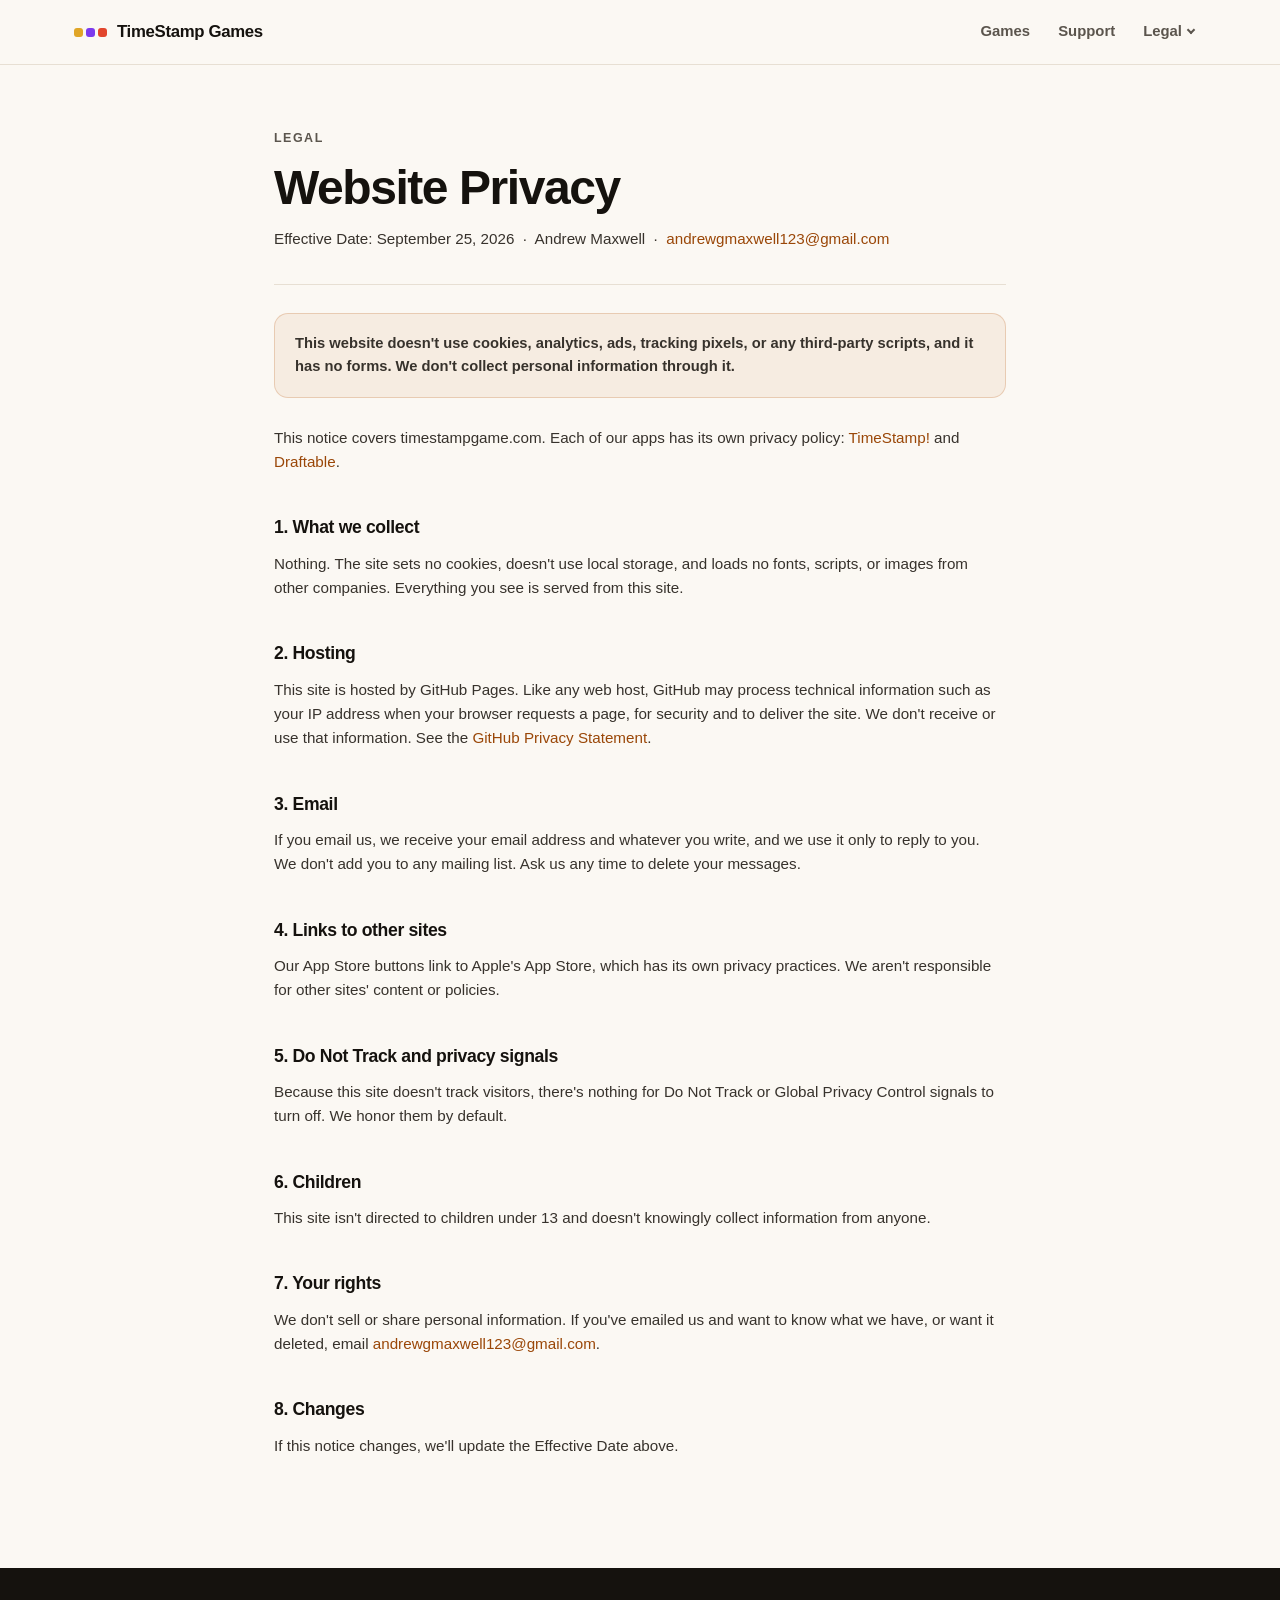
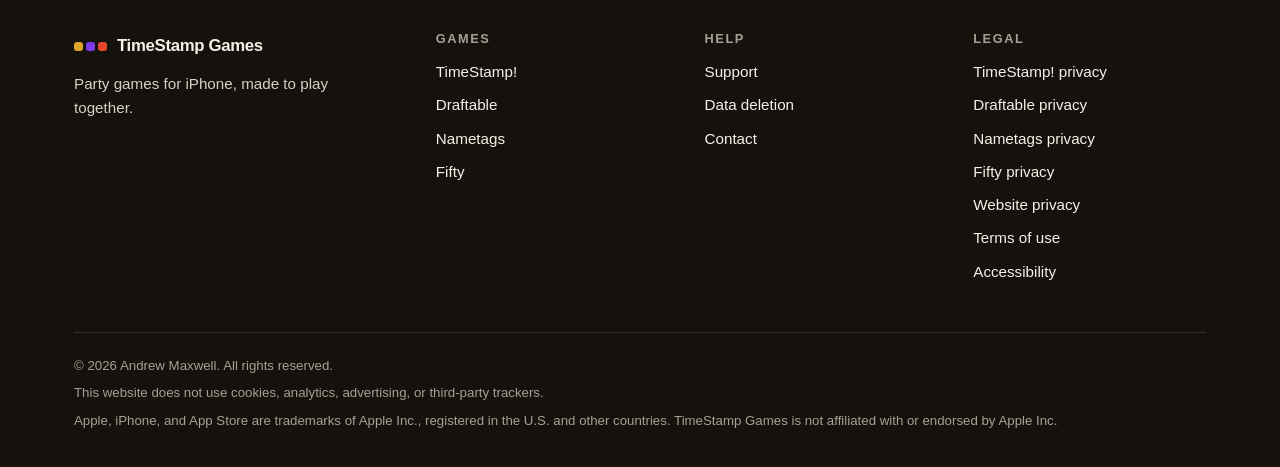
<file: site-privacy.html>
<!DOCTYPE html>
<html lang="en">
<head>
  <meta charset="UTF-8">
  <meta name="viewport" content="width=device-width, initial-scale=1.0">
  <title>Website Privacy — TimeStamp Games</title>
  <style>
    *, *::before, *::after { box-sizing: border-box; margin: 0; padding: 0; }
    :root {
      --bg: #FAFAF7; --bg2: #F4F4F0; --surface: #FFFFFF; --ink: #111110;
      --muted: #717170; --faint: #9E9E9C; --rule: #E4E4DF;
      --ts: #f97316; --ts-light: rgba(249,115,22,0.08); --ts-border: rgba(249,115,22,0.22);
    }
    html { scroll-behavior: smooth; }
    body { background: var(--bg); color: var(--ink); font-family: var(--body); line-height: 1.75; overflow-x: hidden; }
    body::after {
      content: ''; position: fixed; inset: 0; pointer-events: none; z-index: 9999; opacity: 0.022;
      background-image: url("data:image/svg+xml,%3Csvg viewBox='0 0 256 256' xmlns='http://www.w3.org/2000/svg'%3E%3Cfilter id='n'%3E%3CfeTurbulence type='fractalNoise' baseFrequency='0.9' numOctaves='4' stitchTiles='stitch'/%3E%3C/filter%3E%3Crect width='100%25' height='100%25' filter='url(%23n)' opacity='0.5'/%3E%3C/svg%3E");
    }

    nav.legacy-nav {
      position: sticky; top: 0; z-index: 200;
      display: flex; align-items: center; justify-content: space-between;
      padding: 0 48px; height: 62px;
      background: rgba(250,250,247,0.92); backdrop-filter: blur(16px); -webkit-backdrop-filter: blur(16px);
      border-bottom: 1px solid var(--rule);
    }
    .wordmark { font-family: var(--display); font-weight: 800; font-size: 1rem; color: var(--ink); text-decoration: none; letter-spacing: 0.02em; text-transform: uppercase; }
    .nav-links { display: flex; align-items: center; gap: 32px; }
    .nav-links a, .nav-links .dropdown > span { font-size: 0.82rem; font-weight: 500; color: var(--muted); text-decoration: none; cursor: pointer; transition: color 0.2s; }
    .nav-links a:hover, .nav-links .dropdown:hover > span { color: var(--ink); }
    .dropdown { position: relative; }
    .dropdown-menu { display: none; position: absolute; top: calc(100% + 12px); right: 0; background: var(--surface); border: 1px solid var(--rule); border-radius: 12px; overflow: hidden; min-width: 168px; box-shadow: 0 8px 32px rgba(17,17,16,0.08); }
    .dropdown:hover .dropdown-menu { display: block; }
    .dropdown-menu a { display: block; padding: 11px 18px; font-size: 0.82rem; font-weight: 500; color: var(--muted) !important; text-decoration: none; transition: background 0.15s, color 0.15s; }
    .dropdown-menu a:hover { background: var(--bg2); color: var(--ink) !important; }

    .doc-wrap { max-width: 720px; margin: 0 auto; padding: 72px 48px 100px; }

    .doc-game-badge {
      display: inline-flex; align-items: center; gap: 6px;
      font-family: var(--display); font-size: 0.63rem; font-weight: 700;
      letter-spacing: 0.14em; text-transform: uppercase;
      padding: 5px 13px; border-radius: 100px; margin-bottom: 20px;
      background: var(--ts-light); color: var(--ts); border: 1px solid var(--ts-border);
    }

    .doc-wrap h1 { font-family: var(--display); font-size: clamp(2rem, 4vw, 2.8rem); font-weight: 800; letter-spacing: -0.035em; line-height: 1.05; margin-bottom: 14px; }
    .doc-meta { font-size: 0.85rem; color: var(--faint); margin-bottom: 52px; padding-bottom: 32px; border-bottom: 1px solid var(--rule); line-height: 1.6; }
    .doc-meta a { color: var(--muted); text-decoration: underline; text-underline-offset: 2px; }

    .doc-wrap h2 { font-family: var(--display); font-size: 1.1rem; font-weight: 800; letter-spacing: -0.02em; color: var(--ink); margin: 44px 0 14px; }
    .doc-wrap h3 { font-size: 0.95rem; font-weight: 700; color: var(--ink); margin: 28px 0 10px; }
    .doc-wrap p { font-size: 0.95rem; color: var(--muted); margin-bottom: 14px; }
    .doc-wrap ul { padding-left: 22px; margin-bottom: 14px; }
    .doc-wrap ul li { font-size: 0.95rem; color: var(--muted); margin-bottom: 8px; }
    .doc-wrap a { color: var(--ts); text-decoration: none; }
    .doc-wrap a:hover { text-decoration: underline; }
    .doc-wrap strong { color: var(--ink); font-weight: 600; }

    .highlight-box {
      background: var(--ts-light); border: 1px solid var(--ts-border);
      border-radius: 14px; padding: 18px 20px; margin: 28px 0;
    }
    .highlight-box p { margin: 0; color: var(--ink); font-weight: 600; font-size: 0.92rem; }

    footer.legacy-footer { border-top: 1px solid var(--rule); padding: 40px 48px; }
    .footer-inner { max-width: 720px; margin: 0 auto; display: flex; align-items: center; justify-content: space-between; flex-wrap: wrap; gap: 16px; }
    .footer-copy { font-size: 0.8rem; color: var(--faint); }
    .footer-links { display: flex; flex-wrap: wrap; gap: 20px; }
    .footer-links a { font-size: 0.8rem; color: var(--faint); text-decoration: none; transition: color 0.2s; }
    .footer-links a:hover { color: var(--ink); }

    @media (max-width: 700px) {
      nav.legacy-nav { padding: 0 20px; } .nav-links { gap: 20px; }
      .doc-wrap { padding: 48px 20px 60px; }
      footer.legacy-footer { padding: 28px 20px; }
      .footer-inner { flex-direction: column; align-items: flex-start; }
    }
  </style>
  <link rel="icon" href="data:image/svg+xml,%3Csvg xmlns='http://www.w3.org/2000/svg' viewBox='0 0 64 64'%3E%3Crect width='64' height='64' rx='14' fill='%2315120E'/%3E%3Crect x='10' y='26' width='12' height='12' rx='3' fill='%23E0A526'/%3E%3Crect x='26' y='26' width='12' height='12' rx='3' fill='%237C3AED'/%3E%3Crect x='42' y='26' width='12' height='12' rx='3' fill='%23E2462C'/%3E%3C/svg%3E">
  <link rel="stylesheet" href="assets/site.css">
</head>
<body>
  <a class="skip-link" href="#main">Skip to content</a>

  <header class="site-header">
    <div class="wrap">
      <a class="brand" href="index.html" aria-label="TimeStamp Games home">
        <span class="brand-mark" aria-hidden="true"><span></span><span></span><span></span></span>
        <span class="brand-name">TimeStamp Games</span>
      </a>
      <nav class="site-nav" aria-label="Main">
        <a href="index.html#games" class="hide-sm">Games</a>
        <a href="support.html">Support</a>
        <details>
          <summary>Legal</summary>
          <div class="menu">
            <a href="privacy-timestamp.html">TimeStamp! privacy</a>
            <a href="privacy-draftable.html">Draftable privacy</a>
            <a href="privacy-nametags.html">Nametags privacy</a>
            <a href="privacy-fifty.html">Fifty privacy</a>
            <a href="site-privacy.html">Website privacy</a>
            <a href="terms.html">Terms of use</a>
            <a href="data-deletion.html">Data deletion</a>
            <a href="accessibility.html">Accessibility</a>
          </div>
        </details>
      </nav>
    </div>
  </header>

  <main id="main">

<div class="doc-wrap">
  <span class="doc-eyebrow">Legal</span>
  <h1>Website Privacy</h1>
  <p class="doc-meta">Effective Date: September 25, 2026 &nbsp;·&nbsp; Andrew Maxwell &nbsp;·&nbsp; <a href="mailto:andrewgmaxwell123@gmail.com">andrewgmaxwell123@gmail.com</a></p>

  <div class="highlight-box">
    <p>This website doesn't use cookies, analytics, ads, tracking pixels, or any third-party scripts, and it has no forms. We don't collect personal information through it.</p>
  </div>

  <p>This notice covers timestampgame.com. Each of our apps has its own privacy policy: <a href="privacy-timestamp.html">TimeStamp!</a> and <a href="privacy-draftable.html">Draftable</a>.</p>

  <h2>1. What we collect</h2>
  <p>Nothing. The site sets no cookies, doesn't use local storage, and loads no fonts, scripts, or images from other companies. Everything you see is served from this site.</p>

  <h2>2. Hosting</h2>
  <p>This site is hosted by GitHub Pages. Like any web host, GitHub may process technical information such as your IP address when your browser requests a page, for security and to deliver the site. We don't receive or use that information. See the <a href="https://docs.github.com/en/site-policy/privacy-policies/github-general-privacy-statement" target="_blank" rel="noopener">GitHub Privacy Statement</a>.</p>

  <h2>3. Email</h2>
  <p>If you email us, we receive your email address and whatever you write, and we use it only to reply to you. We don't add you to any mailing list. Ask us any time to delete your messages.</p>

  <h2>4. Links to other sites</h2>
  <p>Our App Store buttons link to Apple's App Store, which has its own privacy practices. We aren't responsible for other sites' content or policies.</p>

  <h2>5. Do Not Track and privacy signals</h2>
  <p>Because this site doesn't track visitors, there's nothing for Do Not Track or Global Privacy Control signals to turn off. We honor them by default.</p>

  <h2>6. Children</h2>
  <p>This site isn't directed to children under 13 and doesn't knowingly collect information from anyone.</p>

  <h2>7. Your rights</h2>
  <p>We don't sell or share personal information. If you've emailed us and want to know what we have, or want it deleted, email <a href="mailto:andrewgmaxwell123@gmail.com">andrewgmaxwell123@gmail.com</a>.</p>

  <h2>8. Changes</h2>
  <p>If this notice changes, we'll update the Effective Date above.</p>
</div>

  </main>

  <footer class="site-footer">
    <div class="wrap">
      <div class="footer-grid">
        <div class="footer-about">
          <a class="brand" href="index.html"><span class="brand-mark" aria-hidden="true"><span></span><span></span><span></span></span>TimeStamp Games</a>
          <p>Party games for iPhone, made to play together.</p>
        </div>
        <div>
          <h2>Games</h2>
          <ul>
            <li><a href="index.html#timestamp">TimeStamp!</a></li>
            <li><a href="index.html#draftable">Draftable</a></li>
            <li><a href="index.html#nametags">Nametags</a></li>
            <li><a href="index.html#fifty">Fifty</a></li>
          </ul>
        </div>
        <div>
          <h2>Help</h2>
          <ul>
            <li><a href="support.html">Support</a></li>
            <li><a href="data-deletion.html">Data deletion</a></li>
            <li><a href="mailto:andrewgmaxwell123@gmail.com">Contact</a></li>
          </ul>
        </div>
        <div>
          <h2>Legal</h2>
          <ul>
            <li><a href="privacy-timestamp.html">TimeStamp! privacy</a></li>
            <li><a href="privacy-draftable.html">Draftable privacy</a></li>
            <li><a href="privacy-nametags.html">Nametags privacy</a></li>
            <li><a href="privacy-fifty.html">Fifty privacy</a></li>
            <li><a href="site-privacy.html">Website privacy</a></li>
            <li><a href="terms.html">Terms of use</a></li>
            <li><a href="accessibility.html">Accessibility</a></li>
          </ul>
        </div>
      </div>
      <div class="footer-legal">
        <p>© 2026 Andrew Maxwell. All rights reserved.</p>
        <p>This website does not use cookies, analytics, advertising, or third-party trackers.</p>
        <p>Apple, iPhone, and App Store are trademarks of Apple Inc., registered in the U.S. and other countries. TimeStamp Games is not affiliated with or endorsed by Apple Inc.</p>
      </div>
    </div>
  </footer>


</body>
</html>
</file>
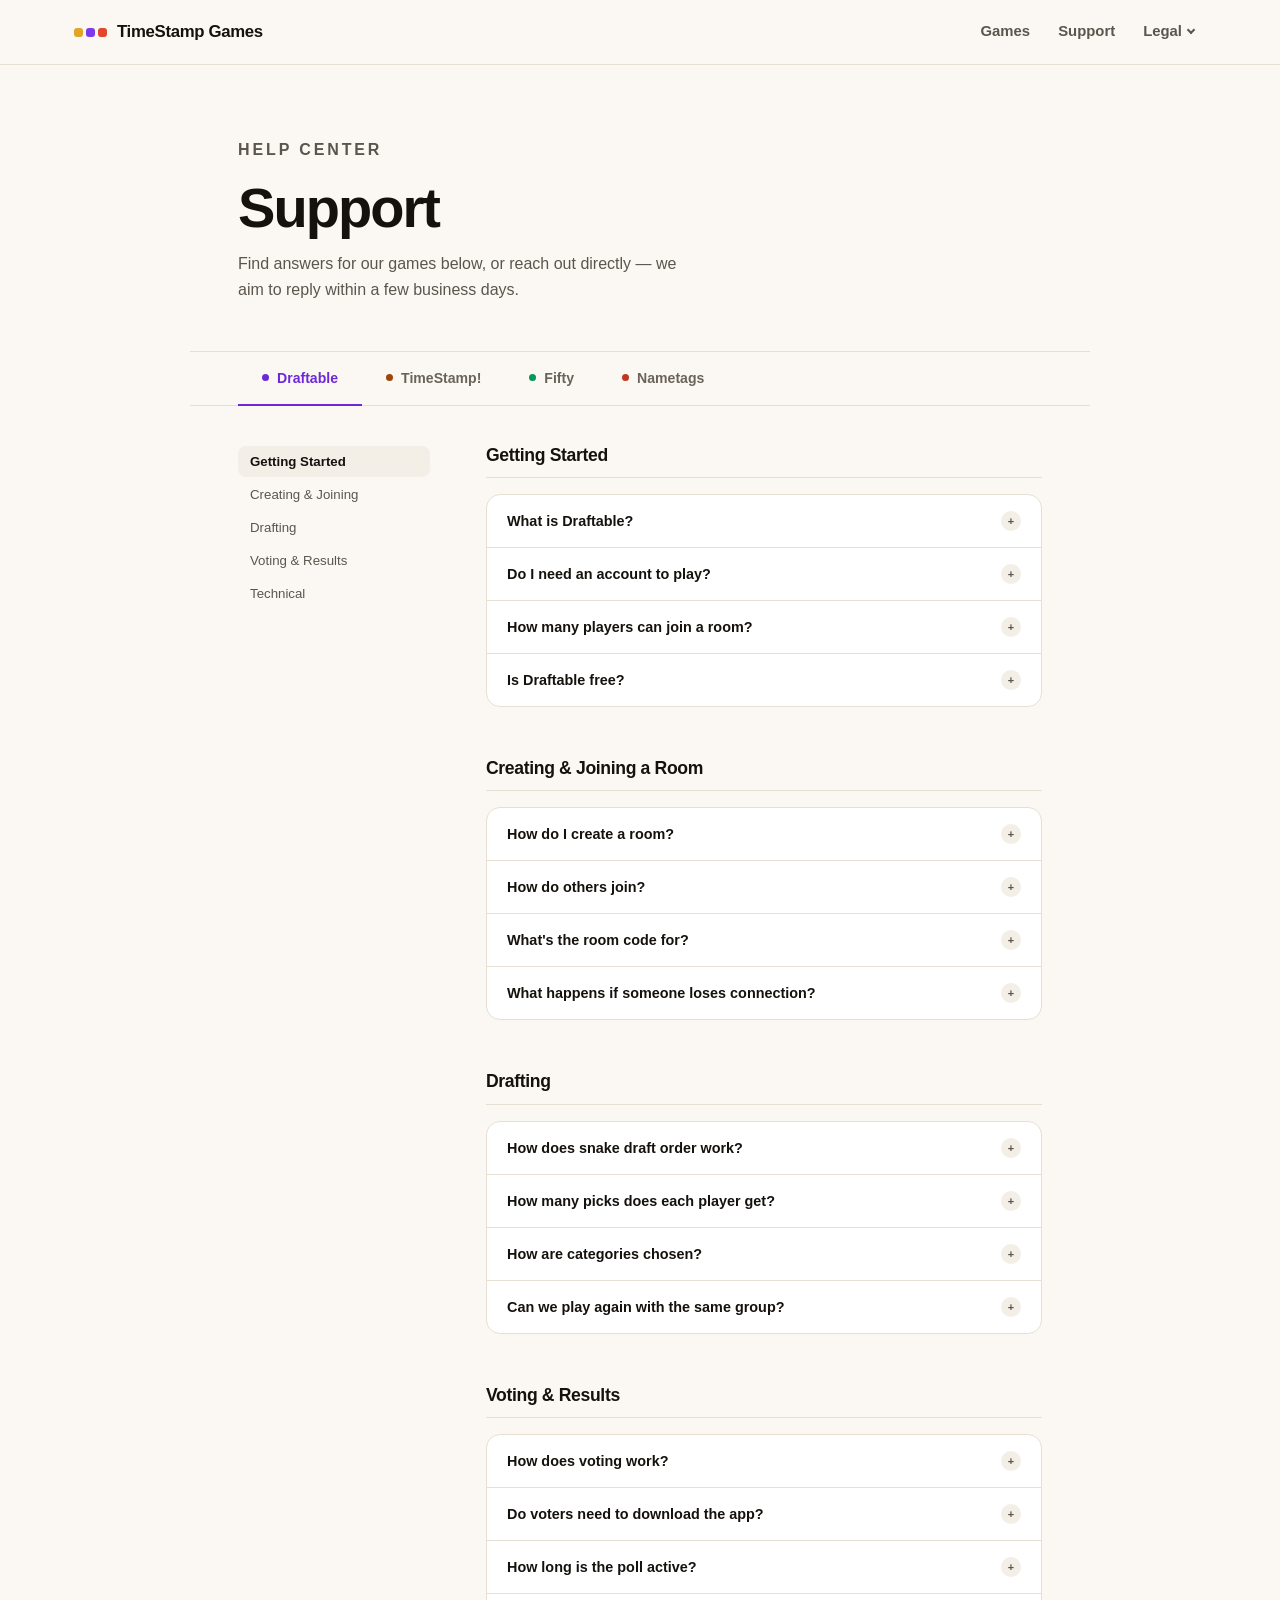
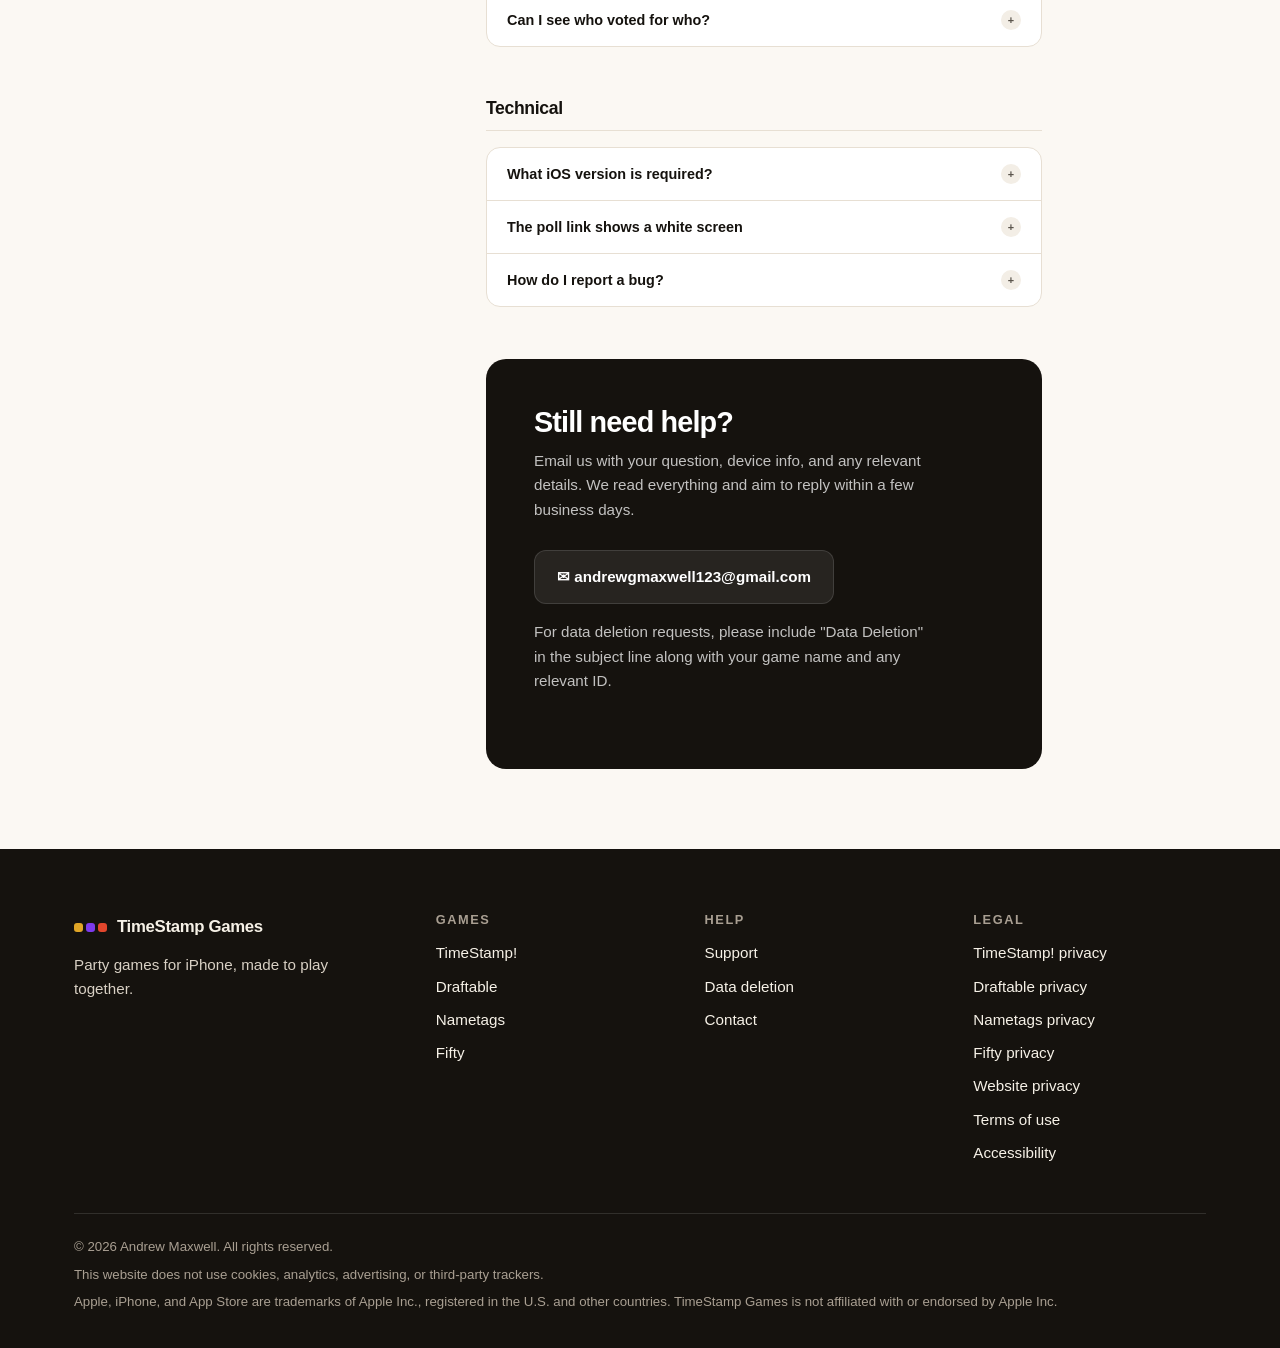
<file: support.html>
<!DOCTYPE html>
<html lang="en">
<head>
  <meta charset="UTF-8">
  <meta name="viewport" content="width=device-width, initial-scale=1.0">
  <title>Support — TimeStamp Games</title>
  <style>
    *, *::before, *::after { box-sizing: border-box; margin: 0; padding: 0; }
    :root {
      --bg: #FAFAF7; --bg2: #F4F4F0; --surface: #FFFFFF; --ink: #111110;
      --muted: #717170; --faint: #9E9E9C; --rule: #E4E4DF;
      --dr: #7c3aed; --dr-light: rgba(124,58,237,0.08); --dr-border: rgba(124,58,237,0.22);
      --ts: #f97316; --ts-light: rgba(249,115,22,0.08); --ts-border: rgba(249,115,22,0.22);
      --ff: #00995a;
      --nt: #d9482b;
    }
    html { scroll-behavior: smooth; }
    body { background: var(--bg); color: var(--ink); font-family: var(--body); line-height: 1.6; overflow-x: hidden; }
    body::after {
      content: ''; position: fixed; inset: 0; pointer-events: none; z-index: 9999; opacity: 0.022;
      background-image: url("data:image/svg+xml,%3Csvg viewBox='0 0 256 256' xmlns='http://www.w3.org/2000/svg'%3E%3Cfilter id='n'%3E%3CfeTurbulence type='fractalNoise' baseFrequency='0.9' numOctaves='4' stitchTiles='stitch'/%3E%3C/filter%3E%3Crect width='100%25' height='100%25' filter='url(%23n)' opacity='0.5'/%3E%3C/svg%3E");
    }

    nav.legacy-nav {
      position: sticky; top: 0; z-index: 200;
      display: flex; align-items: center; justify-content: space-between;
      padding: 0 48px; height: 62px;
      background: rgba(250,250,247,0.92); backdrop-filter: blur(16px); -webkit-backdrop-filter: blur(16px);
      border-bottom: 1px solid var(--rule);
    }
    .wordmark { font-family: var(--display); font-weight: 800; font-size: 1rem; color: var(--ink); text-decoration: none; letter-spacing: 0.02em; text-transform: uppercase; }
    .nav-links { display: flex; align-items: center; gap: 32px; }
    .nav-links a, .nav-links .dropdown > span { font-size: 0.82rem; font-weight: 500; color: var(--muted); text-decoration: none; cursor: pointer; transition: color 0.2s; }
    .nav-links a:hover, .nav-links .dropdown:hover > span { color: var(--ink); }
    .dropdown { position: relative; }
    .dropdown-menu { display: none; position: absolute; top: calc(100% + 12px); right: 0; background: var(--surface); border: 1px solid var(--rule); border-radius: 12px; overflow: hidden; min-width: 168px; box-shadow: 0 8px 32px rgba(17,17,16,0.08); }
    .dropdown:hover .dropdown-menu { display: block; }
    .dropdown-menu a { display: block; padding: 11px 18px; font-size: 0.82rem; font-weight: 500; color: var(--muted) !important; text-decoration: none; transition: background 0.15s, color 0.15s; }
    .dropdown-menu a:hover { background: var(--bg2); color: var(--ink) !important; }

    /* PAGE HEADER */
    .page-header { max-width: 900px; margin: 0 auto; padding: 72px 48px 48px; border-bottom: 1px solid var(--rule); }
    .page-eyebrow { font-family: var(--display); font-size: 0.65rem; font-weight: 700; letter-spacing: 0.18em; text-transform: uppercase; color: var(--faint); margin-bottom: 16px; }
    .page-header h1 { font-family: var(--display); font-size: clamp(2.2rem, 5vw, 3.5rem); font-weight: 800; letter-spacing: -0.035em; line-height: 1.05; color: var(--ink); margin-bottom: 14px; }
    .page-header p { font-size: 1rem; color: var(--muted); max-width: 440px; }

    /* GAME TABS */
    .tab-bar { max-width: 900px; margin: 0 auto; padding: 0 48px; display: flex; gap: 0; border-bottom: 1px solid var(--rule); }
    .tab-btn {
      display: flex; align-items: center; gap: 8px; padding: 18px 24px;
      background: none; border: none; font-family: var(--body); font-size: 0.88rem; font-weight: 600;
      color: var(--faint); cursor: pointer; border-bottom: 2px solid transparent;
      margin-bottom: -1px; transition: color 0.2s, border-color 0.2s;
    }
    .tab-btn.active-dr { color: var(--dr); border-bottom-color: var(--dr); }
    .tab-btn.active-ts { color: var(--ts); border-bottom-color: var(--ts); }
    .tab-btn.active-ff { color: var(--ff); border-bottom-color: var(--ff); }
    .tab-btn.active-nt { color: var(--nt); border-bottom-color: var(--nt); }
    .tab-dot { width: 7px; height: 7px; border-radius: 50%; }

    /* LAYOUT */
    .support-layout { max-width: 900px; margin: 0 auto; padding: 0 48px 80px; display: grid; grid-template-columns: 192px 1fr; gap: 56px; align-items: start; }
    .sidebar { position: sticky; top: 86px; padding-top: 40px; }
    .sidebar-link {
      display: block; padding: 8px 12px; border-radius: 8px;
      font-size: 0.83rem; font-weight: 500; color: var(--muted);
      text-decoration: none; cursor: pointer; transition: background 0.15s, color 0.2s;
      border: none; background: none; width: 100%; text-align: left; font-family: var(--body); margin-bottom: 2px;
    }
    .sidebar-link:hover { background: var(--bg2); color: var(--ink); }
    .sidebar-link.active { background: var(--bg2); color: var(--ink); font-weight: 600; }

    /* CONTENT */
    .support-content { padding-top: 40px; }
    .faq-section { margin-bottom: 52px; }
    .section-heading {
      font-family: var(--display); font-size: 1.1rem; font-weight: 800;
      letter-spacing: -0.02em; color: var(--ink); margin-bottom: 16px;
      padding-bottom: 12px; border-bottom: 1px solid var(--rule);
    }

    .accordion { border: 1px solid var(--rule); border-radius: 14px; overflow: hidden; background: var(--surface); }
    .accordion-item { border-top: 1px solid var(--rule); }
    .accordion-item:first-child { border-top: none; }
    .accordion-trigger {
      width: 100%; display: flex; align-items: center; justify-content: space-between;
      padding: 16px 20px; background: none; border: none; cursor: pointer;
      font-family: var(--body); font-size: 0.9rem; font-weight: 600;
      color: var(--ink); text-align: left; gap: 12px; transition: background 0.15s;
    }
    .accordion-trigger:hover { background: var(--bg2); }
    .acc-icon {
      width: 20px; height: 20px; border-radius: 50%; flex-shrink: 0;
      display: flex; align-items: center; justify-content: center;
      font-size: 0.68rem; font-weight: 700; transition: transform 0.25s;
      background: var(--bg2); color: var(--muted);
    }
    .accordion-item.open .acc-icon { transform: rotate(45deg); }
    .accordion-body { display: none; padding: 0 20px 18px; font-size: 0.9rem; color: var(--muted); line-height: 1.75; }
    .accordion-item.open .accordion-body { display: block; }

    .tab-panel { display: none; }
    .tab-panel.active { display: block; }

    /* CONTACT */
    .contact-section {
      background: var(--ink); color: #fff; border-radius: 20px;
      padding: 48px; margin-top: 8px;
    }
    .contact-section h2 { font-family: var(--display); font-size: 1.8rem; font-weight: 800; letter-spacing: -0.03em; margin-bottom: 10px; }
    .contact-section p { color: rgba(255,255,255,0.5); font-size: 0.95rem; margin-bottom: 28px; max-width: 400px; }
    .contact-email {
      display: inline-flex; align-items: center; gap: 10px;
      background: rgba(255,255,255,0.08); border: 1px solid rgba(255,255,255,0.12);
      padding: 14px 22px; border-radius: 12px; text-decoration: none;
      color: #fff; font-weight: 600; font-size: 0.95rem; transition: background 0.2s;
    }
    .contact-email:hover { background: rgba(255,255,255,0.14); }
    .contact-note { margin-top: 16px; font-size: 0.78rem; color: rgba(255,255,255,0.28); }

    footer.legacy-footer { border-top: 1px solid var(--rule); padding: 40px 48px; }
    .footer-inner { max-width: 900px; margin: 0 auto; display: flex; align-items: center; justify-content: space-between; flex-wrap: wrap; gap: 16px; }
    .footer-copy { font-size: 0.8rem; color: var(--faint); }
    .footer-links { display: flex; flex-wrap: wrap; gap: 20px; }
    .footer-links a { font-size: 0.8rem; color: var(--faint); text-decoration: none; transition: color 0.2s; }
    .footer-links a:hover { color: var(--ink); }

    @media (max-width: 700px) {
      nav.legacy-nav { padding: 0 20px; } .nav-links { gap: 20px; }
      .page-header { padding: 48px 20px 32px; }
      .tab-bar { padding: 0 20px; }
      .support-layout { grid-template-columns: 1fr; padding: 0 20px 60px; gap: 0; }
      .sidebar { display: none; }
      footer.legacy-footer { padding: 28px 20px; }
      .footer-inner { flex-direction: column; align-items: flex-start; }
      .contact-section { padding: 32px 24px; }
    }
  </style>
  <link rel="icon" href="data:image/svg+xml,%3Csvg xmlns='http://www.w3.org/2000/svg' viewBox='0 0 64 64'%3E%3Crect width='64' height='64' rx='14' fill='%2315120E'/%3E%3Crect x='10' y='26' width='12' height='12' rx='3' fill='%23E0A526'/%3E%3Crect x='26' y='26' width='12' height='12' rx='3' fill='%237C3AED'/%3E%3Crect x='42' y='26' width='12' height='12' rx='3' fill='%23E2462C'/%3E%3C/svg%3E">
  <link rel="stylesheet" href="assets/site.css">
</head>
<body>
  <a class="skip-link" href="#main">Skip to content</a>

  <header class="site-header">
    <div class="wrap">
      <a class="brand" href="index.html" aria-label="TimeStamp Games home">
        <span class="brand-mark" aria-hidden="true"><span></span><span></span><span></span></span>
        <span class="brand-name">TimeStamp Games</span>
      </a>
      <nav class="site-nav" aria-label="Main">
        <a href="index.html#games" class="hide-sm">Games</a>
        <a href="support.html">Support</a>
        <details>
          <summary>Legal</summary>
          <div class="menu">
            <a href="privacy-timestamp.html">TimeStamp! privacy</a>
            <a href="privacy-draftable.html">Draftable privacy</a>
            <a href="privacy-nametags.html">Nametags privacy</a>
            <a href="privacy-fifty.html">Fifty privacy</a>
            <a href="site-privacy.html">Website privacy</a>
            <a href="terms.html">Terms of use</a>
            <a href="data-deletion.html">Data deletion</a>
            <a href="accessibility.html">Accessibility</a>
          </div>
        </details>
      </nav>
    </div>
  </header>

  <main id="main">

<div class="page-header">
  <p class="page-eyebrow">Help Center</p>
  <h1>Support</h1>
  <p>Find answers for our games below, or reach out directly — we aim to reply within a few business days.</p>
</div>

<div class="tab-bar">
  <button class="tab-btn active-dr" onclick="switchTab('draftable', this)">
    <span class="tab-dot" style="background:var(--dr);"></span> Draftable
  </button>
  <button class="tab-btn" onclick="switchTab('timestamp', this)">
    <span class="tab-dot" style="background:var(--ts);"></span> TimeStamp!
  </button>
  <button class="tab-btn" onclick="switchTab('fifty', this)">
    <span class="tab-dot" style="background:var(--ff);"></span> Fifty
  </button>
  <button class="tab-btn" id="tab-nametags" onclick="switchTab('nametags', this)">
    <span class="tab-dot" style="background:var(--nt);"></span> Nametags
  </button>
</div>

<div class="support-layout">
  <aside class="sidebar" id="sidebar"></aside>

  <main class="support-content">

    <!-- DRAFTABLE PANEL -->
    <div class="tab-panel active" id="panel-draftable">

      <div class="faq-section" id="dr-getting-started">
        <h2 class="section-heading">Getting Started</h2>
        <div class="accordion">
          <div class="accordion-item">
            <button class="accordion-trigger"><span>What is Draftable?</span><div class="acc-icon">+</div></button>
            <div class="accordion-body">Draftable is a multiplayer party game where players take turns drafting picks for a category — like "Greatest NBA Players" or "Best Pizza Toppings." When everyone's done, a poll link is shared to your group chat so friends can vote on who drafted best. No app required to vote.</div>
          </div>
          <div class="accordion-item">
            <button class="accordion-trigger"><span>Do I need an account to play?</span><div class="acc-icon">+</div></button>
            <div class="accordion-body">No account needed. Just open the app, enter your name, and either create or join a room with a 4-letter code. Everyone who votes via the web link also doesn't need an account.</div>
          </div>
          <div class="accordion-item">
            <button class="accordion-trigger"><span>How many players can join a room?</span><div class="acc-icon">+</div></button>
            <div class="accordion-body">Draftable works best with 2–5 players. Everyone in the room needs the iOS app to participate in the draft itself. Voters who receive the poll link don't need the app.</div>
          </div>
          <div class="accordion-item">
            <button class="accordion-trigger"><span>Is Draftable free?</span><div class="acc-icon">+</div></button>
            <div class="accordion-body">Yes, Draftable is free to download and play on iOS.</div>
          </div>
        </div>
      </div>

      <div class="faq-section" id="dr-room">
        <h2 class="section-heading">Creating &amp; Joining a Room</h2>
        <div class="accordion">
          <div class="accordion-item">
            <button class="accordion-trigger"><span>How do I create a room?</span><div class="acc-icon">+</div></button>
            <div class="accordion-body">Open the app, tap "Create Room," enter your name, and you'll get a 4-letter room code. Share that code with your friends so they can join.</div>
          </div>
          <div class="accordion-item">
            <button class="accordion-trigger"><span>How do others join?</span><div class="acc-icon">+</div></button>
            <div class="accordion-body">Friends with the app tap "Join Room" and enter the 4-letter code the host shared. Everyone must be in the same room before the host can start the draft.</div>
          </div>
          <div class="accordion-item">
            <button class="accordion-trigger"><span>What's the room code for?</span><div class="acc-icon">+</div></button>
            <div class="accordion-body">The room code is a short 4-letter identifier (like XKEY or DRAFT) that connects all players to the same live game session. It's only valid while the session is active — rooms are automatically cleaned up after 3 hours.</div>
          </div>
          <div class="accordion-item">
            <button class="accordion-trigger"><span>What happens if someone loses connection?</span><div class="acc-icon">+</div></button>
            <div class="accordion-body">The room state is synced via Firebase in real time. If a player loses connection briefly, they can rejoin using the same room code and their state will be restored. If the host disconnects for an extended period, the room may eventually expire.</div>
          </div>
        </div>
      </div>

      <div class="faq-section" id="dr-drafting">
        <h2 class="section-heading">Drafting</h2>
        <div class="accordion">
          <div class="accordion-item">
            <button class="accordion-trigger"><span>How does snake draft order work?</span><div class="acc-icon">+</div></button>
            <div class="accordion-body">In a snake draft, the pick order reverses each round. If Player A picks first in Round 1, Player B picks first in Round 2, then the order reverses again. This ensures fair distribution across all rounds.</div>
          </div>
          <div class="accordion-item">
            <button class="accordion-trigger"><span>How many picks does each player get?</span><div class="acc-icon">+</div></button>
            <div class="accordion-body">The host can configure rounds (3–8 per player). The default is 4 rounds. With 3 players and 4 rounds, each player makes 4 picks for a total of 12 picks in the draft.</div>
          </div>
          <div class="accordion-item">
            <button class="accordion-trigger"><span>How are categories chosen?</span><div class="acc-icon">+</div></button>
            <div class="accordion-body">The host proposes a category (or uses the randomize button). All players vote to agree or disagree. If everyone agrees, the draft starts. If someone disagrees, a new category is proposed. Previously used categories are excluded from random suggestions.</div>
          </div>
          <div class="accordion-item">
            <button class="accordion-trigger"><span>Can we play again with the same group?</span><div class="acc-icon">+</div></button>
            <div class="accordion-body">Yes — the host can tap "Play Again" after the results screen. This resets the picks and category while keeping all players in the same room. A new category is chosen for the next round.</div>
          </div>
        </div>
      </div>

      <div class="faq-section" id="dr-voting">
        <h2 class="section-heading">Voting &amp; Results</h2>
        <div class="accordion">
          <div class="accordion-item">
            <button class="accordion-trigger"><span>How does voting work?</span><div class="acc-icon">+</div></button>
            <div class="accordion-body">After the draft, the host taps "Copy Poll Link" and pastes the link into their group chat. Anyone who receives the link can open it in a browser, enter their name, and vote for who they think drafted best. No app download needed.</div>
          </div>
          <div class="accordion-item">
            <button class="accordion-trigger"><span>Do voters need to download the app?</span><div class="acc-icon">+</div></button>
            <div class="accordion-body">No. The poll opens in any web browser. Voters just tap the link, see everyone's picks, enter their name, and vote. Results are live and update in real time.</div>
          </div>
          <div class="accordion-item">
            <button class="accordion-trigger"><span>How long is the poll active?</span><div class="acc-icon">+</div></button>
            <div class="accordion-body">Poll results are kept for up to 30 days, then deleted automatically. Share the link and collect votes while the game is still fresh.</div>
          </div>
          <div class="accordion-item">
            <button class="accordion-trigger"><span>Can I see who voted for who?</span><div class="acc-icon">+</div></button>
            <div class="accordion-body">Yes. The results page shows both the ranked leaderboard and a "Who Voted for Who" breakdown, so there's full transparency. No anonymous votes — each voter's name is shown next to their pick.</div>
          </div>
        </div>
      </div>

      <div class="faq-section" id="dr-technical">
        <h2 class="section-heading">Technical</h2>
        <div class="accordion">
          <div class="accordion-item">
            <button class="accordion-trigger"><span>What iOS version is required?</span><div class="acc-icon">+</div></button>
            <div class="accordion-body">Draftable requires iOS 16.0 or later.</div>
          </div>
          <div class="accordion-item">
            <button class="accordion-trigger"><span>The poll link shows a white screen</span><div class="acc-icon">+</div></button>
            <div class="accordion-body">The poll page is hosted at draftable-430eb.web.app. Make sure you have an active internet connection. If the issue persists, try opening the link in Safari or Chrome. If the room is more than 3 hours old, the poll data may have expired.</div>
          </div>
          <div class="accordion-item">
            <button class="accordion-trigger"><span>How do I report a bug?</span><div class="acc-icon">+</div></button>
            <div class="accordion-body">Email us at andrewgmaxwell123@gmail.com with a description of what happened, your iOS version, and the room code if you have it. We aim to reply within a few business days.</div>
          </div>
        </div>
      </div>
    </div>

    <!-- TIMESTAMP PANEL -->
    <div class="tab-panel" id="panel-timestamp">

      <div class="faq-section" id="ts-getting-started">
        <h2 class="section-heading">Getting Started</h2>
        <div class="accordion">
          <div class="accordion-item">
            <button class="accordion-trigger"><span>What is TimeStamp!?</span><div class="acc-icon">+</div></button>
            <div class="accordion-body">TimeStamp! is a memory game that uses your own photo library. A photo appears on screen with the date hidden — your job is to guess when it was taken, narrowing from year to month to day. You earn points based on accuracy, and can compete on daily leaderboards or play with friends.</div>
          </div>
          <div class="accordion-item">
            <button class="accordion-trigger"><span>What devices is TimeStamp! available on?</span><div class="acc-icon">+</div></button>
            <div class="accordion-body">TimeStamp! is available on iPhone on iOS 16 and later. iPad support is planned for a future update.</div>
          </div>
          <div class="accordion-item">
            <button class="accordion-trigger"><span>Does TimeStamp! access my photos?</span><div class="acc-icon">+</div></button>
            <div class="accordion-body">TimeStamp! reads the timestamp metadata from photos in your library — the date and time they were taken. In solo and Daily games your photos stay on your device. In Party Mode, small thumbnails of the round's photos are shared with the other players in your room. You can revoke photo access at any time in iOS Settings → Privacy → Photos.</div>
          </div>
          <div class="accordion-item">
            <button class="accordion-trigger"><span>Do I need an account?</span><div class="acc-icon">+</div></button>
            <div class="accordion-body">No account is required for Practice Mode or group sessions. An Apple Game Center account is used for the Daily Challenge leaderboard. You can use the app without Game Center if you prefer.</div>
          </div>
        </div>
      </div>

      <div class="faq-section" id="ts-gameplay">
        <h2 class="section-heading">Gameplay &amp; Scoring</h2>
        <div class="accordion">
          <div class="accordion-item">
            <button class="accordion-trigger"><span>How does scoring work?</span><div class="acc-icon">+</div></button>
            <div class="accordion-body">You earn points progressively — first for guessing the correct year, then additional points for the month, then maximum points for the exact day. Getting close still earns partial credit. Each round is worth up to 1,000 points, with 5 rounds per game.</div>
          </div>
          <div class="accordion-item">
            <button class="accordion-trigger"><span>How are photos selected?</span><div class="acc-icon">+</div></button>
            <div class="accordion-body">Photos are selected randomly from your library for Practice Mode. Daily Challenge uses the same set of prompts for all players globally (without accessing your photos — a curated set). Group Mode uses a shared set drawn from the host's library.</div>
          </div>
          <div class="accordion-item">
            <button class="accordion-trigger"><span>What if I don't have many photos?</span><div class="acc-icon">+</div></button>
            <div class="accordion-body">You need at least a few photos spanning different dates for the game to work well. The app will let you know if your library doesn't have enough variety to generate rounds.</div>
          </div>
        </div>
      </div>

      <div class="faq-section" id="ts-daily">
        <h2 class="section-heading">Daily Challenge</h2>
        <div class="accordion">
          <div class="accordion-item">
            <button class="accordion-trigger"><span>When does the Daily Challenge reset?</span><div class="acc-icon">+</div></button>
            <div class="accordion-body">The Daily Challenge resets at midnight local time. Each day's challenge is the same for all players worldwide, enabling fair leaderboard competition.</div>
          </div>
          <div class="accordion-item">
            <button class="accordion-trigger"><span>How does the leaderboard work?</span><div class="acc-icon">+</div></button>
            <div class="accordion-body">Daily leaderboards are powered by Apple Game Center. Scores are submitted automatically after you complete the Daily Challenge. You can view Today's rankings, all-time high scores, and compare with friends via Game Center.</div>
          </div>
          <div class="accordion-item">
            <button class="accordion-trigger"><span>Can I play the Daily Challenge more than once?</span><div class="acc-icon">+</div></button>
            <div class="accordion-body">Each Daily Challenge can only be completed once per day. Your first submitted score is the one that counts. You can replay it in Practice Mode after completing it, but your score won't be updated on the leaderboard.</div>
          </div>
        </div>
      </div>

      <div class="faq-section" id="ts-party">
        <h2 class="section-heading">Party Mode</h2>
        <div class="accordion">
          <div class="accordion-item">
            <button class="accordion-trigger"><span>How does Party Mode work?</span><div class="acc-icon">+</div></button>
            <div class="accordion-body">One player hosts the session and shares their screen. Everyone takes turns guessing on the host's device. Scores are tallied across all players for the session. It's perfect for families, road trips, or gatherings.</div>
          </div>
          <div class="accordion-item">
            <button class="accordion-trigger"><span>How many players can join a group session?</span><div class="acc-icon">+</div></button>
            <div class="accordion-body">Up to 10 players can participate in a group session. Only the host device needs the app — everyone else participates verbally.</div>
          </div>
          <div class="accordion-item">
            <button class="accordion-trigger"><span>What happens if the host disconnects?</span><div class="acc-icon">+</div></button>
            <div class="accordion-body">In Party Mode, all game logic runs on the host's device locally. There's no network dependency — the session simply continues as long as the host's device is active.</div>
          </div>
        </div>
      </div>

      <div class="faq-section" id="ts-privacy">
        <h2 class="section-heading">Photos &amp; Privacy</h2>
        <div class="accordion">
          <div class="accordion-item">
            <button class="accordion-trigger"><span>Are my photos uploaded anywhere?</span><div class="acc-icon">+</div></button>
            <div class="accordion-body">Not in solo, Practice, or Daily Challenge games: those stay on your device. In Party Mode, the app uploads small thumbnails (about 300×300) of the round's photos so the other players in your room can see them. Want a room deleted? Email us the room code. See the <a href="privacy-timestamp.html">Privacy Policy</a> for details.</div>
          </div>
          <div class="accordion-item">
            <button class="accordion-trigger"><span>How do I revoke photo access?</span><div class="acc-icon">+</div></button>
            <div class="accordion-body">Go to iOS Settings → Privacy &amp; Security → Photos → TimeStamp! and set access to "None." The app won't function without photo access, but you can revoke it at any time.</div>
          </div>
          <div class="accordion-item">
            <button class="accordion-trigger"><span>What data does TimeStamp Games collect?</span><div class="acc-icon">+</div></button>
            <div class="accordion-body">TimeStamp! has no analytics or ads. The only data that leaves your phone is Party Mode room data (display name, scores, and round photo thumbnails) and Game Center scores if you opt in. See our <a href="privacy-timestamp.html">Privacy Policy</a> for full details.</div>
          </div>
        </div>
      </div>

      <div class="faq-section" id="ts-account">
        <h2 class="section-heading">Account &amp; Data</h2>
        <div class="accordion">
          <div class="accordion-item">
            <button class="accordion-trigger"><span>Do I need a TimeStamp Games account?</span><div class="acc-icon">+</div></button>
            <div class="accordion-body">No. TimeStamp! doesn't require an account. The Daily Challenge leaderboard optionally uses Apple Game Center — you can sign in or out of Game Center via iOS Settings.</div>
          </div>
          <div class="accordion-item">
            <button class="accordion-trigger"><span>How do I delete my data?</span><div class="acc-icon">+</div></button>
            <div class="accordion-body">Since TimeStamp! doesn't store personal data on our servers, deletion is simple: revoke photo access in iOS Settings and delete the app. Game Center data can be managed via your Apple ID settings. See our <a href="data-deletion.html" style="color:var(--ts);text-decoration:underline;">Data Deletion page</a> for full instructions.</div>
          </div>
        </div>
      </div>

    </div>

    <!-- FIFTY PANEL -->
    <div class="tab-panel" id="panel-fifty">

      <div class="faq-section" id="ff-money">
        <h2 class="section-heading">Play Money (Not Real Money)</h2>
        <div class="accordion">
          <div class="accordion-item">
            <button class="accordion-trigger"><span>Is Fifty real money?</span><div class="acc-icon">+</div></button>
            <div class="accordion-body"><strong>No.</strong> Fifty uses play money only. The dollar amounts are pretend points. Play money is free, has no cash value, and can never be bought, cashed out, withdrawn, transferred, or traded. There are no prizes. Fifty is not gambling or a sportsbook.</div>
          </div>
          <div class="accordion-item">
            <button class="accordion-trigger"><span>Can I buy more play money?</span><div class="acc-icon">+</div></button>
            <div class="accordion-body">No. Everyone gets a free play bankroll in each group, and that's it. Nothing in Fifty sells play money or picks.</div>
          </div>
          <div class="accordion-item">
            <button class="accordion-trigger"><span>What does Fifty Pro do?</span><div class="acc-icon">+</div></button>
            <div class="accordion-body">Pro unlocks features: unlimited open markets, groups up to 40 people, secret markets, and month-long markets. It never buys play money, picks, odds, or prizes. It's $0.99/week or $19.99/year, billed by Apple. Cancel anytime in Settings › your name › Subscriptions.</div>
          </div>
        </div>
      </div>

      <div class="faq-section" id="ff-groups">
        <h2 class="section-heading">Groups &amp; Invites</h2>
        <div class="accordion">
          <div class="accordion-item">
            <button class="accordion-trigger"><span>How do friends join my group?</span><div class="acc-icon">+</div></button>
            <div class="accordion-body">In your group, tap Invite and send the link. If they have Fifty, tapping it opens the group. If not, they can install Fifty, then tap the link again, or paste it under New group › Got an invite instead?</div>
          </div>
          <div class="accordion-item">
            <button class="accordion-trigger"><span>How many people can be in a group?</span><div class="acc-icon">+</div></button>
            <div class="accordion-body">Up to 5 for free groups. If the person who started the group has Fifty Pro, up to 40.</div>
          </div>
          <div class="accordion-item">
            <button class="accordion-trigger"><span>Do I need an account?</span><div class="acc-icon">+</div></button>
            <div class="accordion-body">No. Just enter your first name. There are no emails, passwords, or logins.</div>
          </div>
        </div>
      </div>

      <div class="faq-section" id="ff-markets">
        <h2 class="section-heading">Markets &amp; Picks</h2>
        <div class="accordion">
          <div class="accordion-item">
            <button class="accordion-trigger"><span>How do the odds work?</span><div class="acc-icon">+</div></button>
            <div class="accordion-body">Every market opens at 50/50. Each pick moves the odds toward that side, and bigger picks move them more. Your payout is locked in when you make your pick and is shown before you confirm.</div>
          </div>
          <div class="accordion-item">
            <button class="accordion-trigger"><span>Who settles a market?</span><div class="acc-icon">+</div></button>
            <div class="accordion-body">Only the person who opened it. If your group disagrees about the result, sort it out together. Fifty doesn't decide outcomes.</div>
          </div>
          <div class="accordion-item">
            <button class="accordion-trigger"><span>Why can't I pick on a market about me?</span><div class="acc-icon">+</div></button>
            <div class="accordion-body">Because you control the outcome. You can watch the odds, though, and prove everyone wrong.</div>
          </div>
          <div class="accordion-item">
            <button class="accordion-trigger"><span>A market about me is mean. What can I do?</span><div class="acc-icon">+</div></button>
            <div class="accordion-body">Open it, tap ••• › Take it down (everyone's play money is refunded), or Report it. You can also block the person who made it from the group's members list.</div>
          </div>
        </div>
      </div>

      <div class="faq-section" id="ff-account">
        <h2 class="section-heading">Account &amp; Data</h2>
        <div class="accordion">
          <div class="accordion-item">
            <button class="accordion-trigger"><span>How do I delete my data?</span><div class="acc-icon">+</div></button>
            <div class="accordion-body">Tap your avatar › Sign out and reset. That removes you from your groups and erases Fifty from your phone. For full deletion, see our <a href="data-deletion.html" style="color:var(--ff);text-decoration:underline;">Data Deletion page</a> or email us.</div>
          </div>
          <div class="accordion-item">
            <button class="accordion-trigger"><span>Where is Fifty's privacy policy?</span><div class="acc-icon">+</div></button>
            <div class="accordion-body"><a href="privacy-fifty.html" style="color:var(--ff);text-decoration:underline;">Fifty Privacy Policy</a> and <a href="terms.html#fifty" style="color:var(--ff);text-decoration:underline;">Terms (Section 5d)</a>.</div>
          </div>
        </div>
      </div>

    </div>

    <!-- NAMETAGS PANEL -->
    <div class="tab-panel" id="panel-nametags">

      <div class="faq-section" id="nt-basics">
        <h2 class="section-heading">Getting Started</h2>
        <div class="accordion">
          <div class="accordion-item">
            <button class="accordion-trigger"><span>What is Nametags?</span><div class="acc-icon">+</div></button>
            <div class="accordion-body">Nametags is a party game for a group of friends on a night out. Everyone gets secret quests that get you talking to new people, like getting someone to give you a nickname or finding someone who shares your birthday. Claim a quest, log the first name of the person you met, and race your crew for points until last call.</div>
          </div>
          <div class="accordion-item">
            <button class="accordion-trigger"><span>How do friends join?</span><div class="acc-icon">+</div></button>
            <div class="accordion-body">One person taps Start a Crew. Everyone nearby taps Join. There are no codes and no accounts. You can also send an invite link from the lobby.</div>
          </div>
          <div class="accordion-item">
            <button class="accordion-trigger"><span>Who can play?</span><div class="acc-icon">+</div></button>
            <div class="accordion-body">Players must be 18 or older and of legal drinking age where they play. Nothing in the game requires alcohol: any quest that mentions a drink counts with any drink, including water.</div>
          </div>
          <div class="accordion-item">
            <button class="accordion-trigger"><span>Is it free?</span><div class="acc-icon">+</div></button>
            <div class="accordion-body">Yes. Free crews have up to 6 players and play in San Francisco, Los Angeles, New York or Anywhere.</div>
          </div>
        </div>
      </div>

      <div class="faq-section" id="nt-play">
        <h2 class="section-heading">Playing</h2>
        <div class="accordion">
          <div class="accordion-item">
            <button class="accordion-trigger"><span>How do I claim a quest?</span><div class="acc-icon">+</div></button>
            <div class="accordion-body">Press and hold the ticket, then write the first name of the person who helped you. The people you meet never touch your phone.</div>
          </div>
          <div class="accordion-item">
            <button class="accordion-trigger"><span>What does calling BS do?</span><div class="acc-icon">+</div></button>
            <div class="accordion-body">If you don't believe a friend's claim, tap BS on it. If more than half of the rest of the crew agrees, the claim comes off the tab. In Crew vs. Crew, one of their own teammates has to agree too.</div>
          </div>
          <div class="accordion-item">
            <button class="accordion-trigger"><span>What is the Bouncer?</span><div class="acc-icon">+</div></button>
            <div class="accordion-body">A friend who isn't playing (the designated driver, say) can be the Bouncer. They don't get quests. They have the final say on every claim.</div>
          </div>
          <div class="accordion-item">
            <button class="accordion-trigger"><span>Someone made me uncomfortable. What should I do?</span><div class="acc-icon">+</div></button>
            <div class="accordion-body">Walk away and tell the staff at the venue. Every quest is optional, and if someone isn't into it, the right move is to say thanks and move on. To report a player or a problem in the app, open the top-right menu in a game and tap Report a problem, or email us.</div>
          </div>
        </div>
      </div>

      <div class="faq-section" id="nt-pro">
        <h2 class="section-heading">Nametags Pro</h2>
        <div class="accordion">
          <div class="accordion-item">
            <button class="accordion-trigger"><span>What does Pro unlock?</span><div class="acc-icon">+</div></button>
            <div class="accordion-body">Crews up to 12, Crew vs. Crew, Bar Crawl mode, occasion packs, writing your own quests, season standings, custom name tag colors, and 7 more cities. One person with Pro unlocks it for the whole crew that night.</div>
          </div>
          <div class="accordion-item">
            <button class="accordion-trigger"><span>How much is it?</span><div class="acc-icon">+</div></button>
            <div class="accordion-body">$4.99 a month, $29.99 a year, or a $0.99 Day Pass for one crew for one night (it doesn't renew). Prices are in USD and may vary by country.</div>
          </div>
          <div class="accordion-item">
            <button class="accordion-trigger"><span>How do I cancel?</span><div class="acc-icon">+</div></button>
            <div class="accordion-body">Open Settings › your name › Subscriptions on your iPhone and cancel Nametags Pro. You keep Pro until the end of the period you paid for.</div>
          </div>
        </div>
      </div>

      <div class="faq-section" id="nt-data">
        <h2 class="section-heading">Account &amp; Data</h2>
        <div class="accordion">
          <div class="accordion-item">
            <button class="accordion-trigger"><span>What happens to my game data?</span><div class="acc-icon">+</div></button>
            <div class="accordion-body">Crew names, first names, notes and optional photo proof are shared only with your crew. Each game is deleted from our servers after it's been inactive for 36 hours.</div>
          </div>
          <div class="accordion-item">
            <button class="accordion-trigger"><span>Where is the privacy policy?</span><div class="acc-icon">+</div></button>
            <div class="accordion-body"><a href="privacy-nametags.html" style="color:var(--nt);text-decoration:underline;">Nametags Privacy Policy</a> and <a href="terms.html#nametags" style="color:var(--nt);text-decoration:underline;">Terms (Section 5c)</a>.</div>
          </div>
        </div>
      </div>

    </div>

    <!-- CONTACT -->
    <div class="contact-section">
      <h2>Still need help?</h2>
      <p>Email us with your question, device info, and any relevant details. We read everything and aim to reply within a few business days.</p>
      <a href="mailto:andrewgmaxwell123@gmail.com" class="contact-email">
        ✉ andrewgmaxwell123@gmail.com
      </a>
      <p class="contact-note">For data deletion requests, please include "Data Deletion" in the subject line along with your game name and any relevant ID.</p>
    </div>

  </main>
</div>

  </main>

  <footer class="site-footer">
    <div class="wrap">
      <div class="footer-grid">
        <div class="footer-about">
          <a class="brand" href="index.html"><span class="brand-mark" aria-hidden="true"><span></span><span></span><span></span></span>TimeStamp Games</a>
          <p>Party games for iPhone, made to play together.</p>
        </div>
        <div>
          <h2>Games</h2>
          <ul>
            <li><a href="index.html#timestamp">TimeStamp!</a></li>
            <li><a href="index.html#draftable">Draftable</a></li>
            <li><a href="index.html#nametags">Nametags</a></li>
            <li><a href="index.html#fifty">Fifty</a></li>
          </ul>
        </div>
        <div>
          <h2>Help</h2>
          <ul>
            <li><a href="support.html">Support</a></li>
            <li><a href="data-deletion.html">Data deletion</a></li>
            <li><a href="mailto:andrewgmaxwell123@gmail.com">Contact</a></li>
          </ul>
        </div>
        <div>
          <h2>Legal</h2>
          <ul>
            <li><a href="privacy-timestamp.html">TimeStamp! privacy</a></li>
            <li><a href="privacy-draftable.html">Draftable privacy</a></li>
            <li><a href="privacy-nametags.html">Nametags privacy</a></li>
            <li><a href="privacy-fifty.html">Fifty privacy</a></li>
            <li><a href="site-privacy.html">Website privacy</a></li>
            <li><a href="terms.html">Terms of use</a></li>
            <li><a href="accessibility.html">Accessibility</a></li>
          </ul>
        </div>
      </div>
      <div class="footer-legal">
        <p>© 2026 Andrew Maxwell. All rights reserved.</p>
        <p>This website does not use cookies, analytics, advertising, or third-party trackers.</p>
        <p>Apple, iPhone, and App Store are trademarks of Apple Inc., registered in the U.S. and other countries. TimeStamp Games is not affiliated with or endorsed by Apple Inc.</p>
      </div>
    </div>
  </footer>


<script>
  function switchTab(game, btn) {
    document.querySelectorAll('.tab-btn').forEach(b => b.className = 'tab-btn');
    document.querySelectorAll('.tab-panel').forEach(p => p.classList.remove('active'));
    btn.classList.add(game === 'draftable' ? 'active-dr' : game === 'fifty' ? 'active-ff' : game === 'nametags' ? 'active-nt' : 'active-ts');
    document.getElementById('panel-' + game).classList.add('active');
    buildSidebar(game);
  }

  document.addEventListener('click', e => {
    const trigger = e.target.closest('.accordion-trigger');
    if (!trigger) return;
    const item = trigger.closest('.accordion-item');
    const wasOpen = item.classList.contains('open');
    item.closest('.accordion').querySelectorAll('.accordion-item').forEach(i => i.classList.remove('open'));
    if (!wasOpen) item.classList.add('open');
  });

  const sidebarSections = {
    nametags: [
      { id: 'nt-basics', label: 'Getting Started' },
      { id: 'nt-play',   label: 'Playing' },
      { id: 'nt-pro',    label: 'Nametags Pro' },
      { id: 'nt-data',   label: 'Account & Data' },
    ],
    fifty: [
      { id: 'ff-money',   label: 'Play Money' },
      { id: 'ff-groups',  label: 'Groups & Invites' },
      { id: 'ff-markets', label: 'Markets & Picks' },
      { id: 'ff-account', label: 'Account & Data' },
    ],
    draftable: [
      { id: 'dr-getting-started', label: 'Getting Started' },
      { id: 'dr-room',            label: 'Creating & Joining' },
      { id: 'dr-drafting',        label: 'Drafting' },
      { id: 'dr-voting',          label: 'Voting & Results' },
      { id: 'dr-technical',       label: 'Technical' },
    ],
    timestamp: [
      { id: 'ts-getting-started', label: 'Getting Started' },
      { id: 'ts-gameplay',        label: 'Gameplay & Scoring' },
      { id: 'ts-daily',           label: 'Daily Challenge' },
      { id: 'ts-party',           label: 'Party Mode' },
      { id: 'ts-privacy',         label: 'Photos & Privacy' },
      { id: 'ts-account',         label: 'Account & Data' },
    ]
  };

  function buildSidebar(game) {
    const sidebar = document.getElementById('sidebar');
    sidebar.innerHTML = '';
    sidebarSections[game].forEach((s, i) => {
      const btn = document.createElement('button');
      btn.className = 'sidebar-link' + (i === 0 ? ' active' : '');
      btn.textContent = s.label;
      btn.onclick = () => {
        document.querySelectorAll('.sidebar-link').forEach(l => l.classList.remove('active'));
        btn.classList.add('active');
        document.getElementById(s.id)?.scrollIntoView({ behavior: 'smooth', block: 'start' });
      };
      sidebar.appendChild(btn);
    });
  }

  buildSidebar('draftable');
  // support.html#nametags opens that game's tab (the App Store support link points here).
  if (location.hash === '#nametags') switchTab('nametags', document.getElementById('tab-nametags'));
</script>
</body>
</html>
</file>
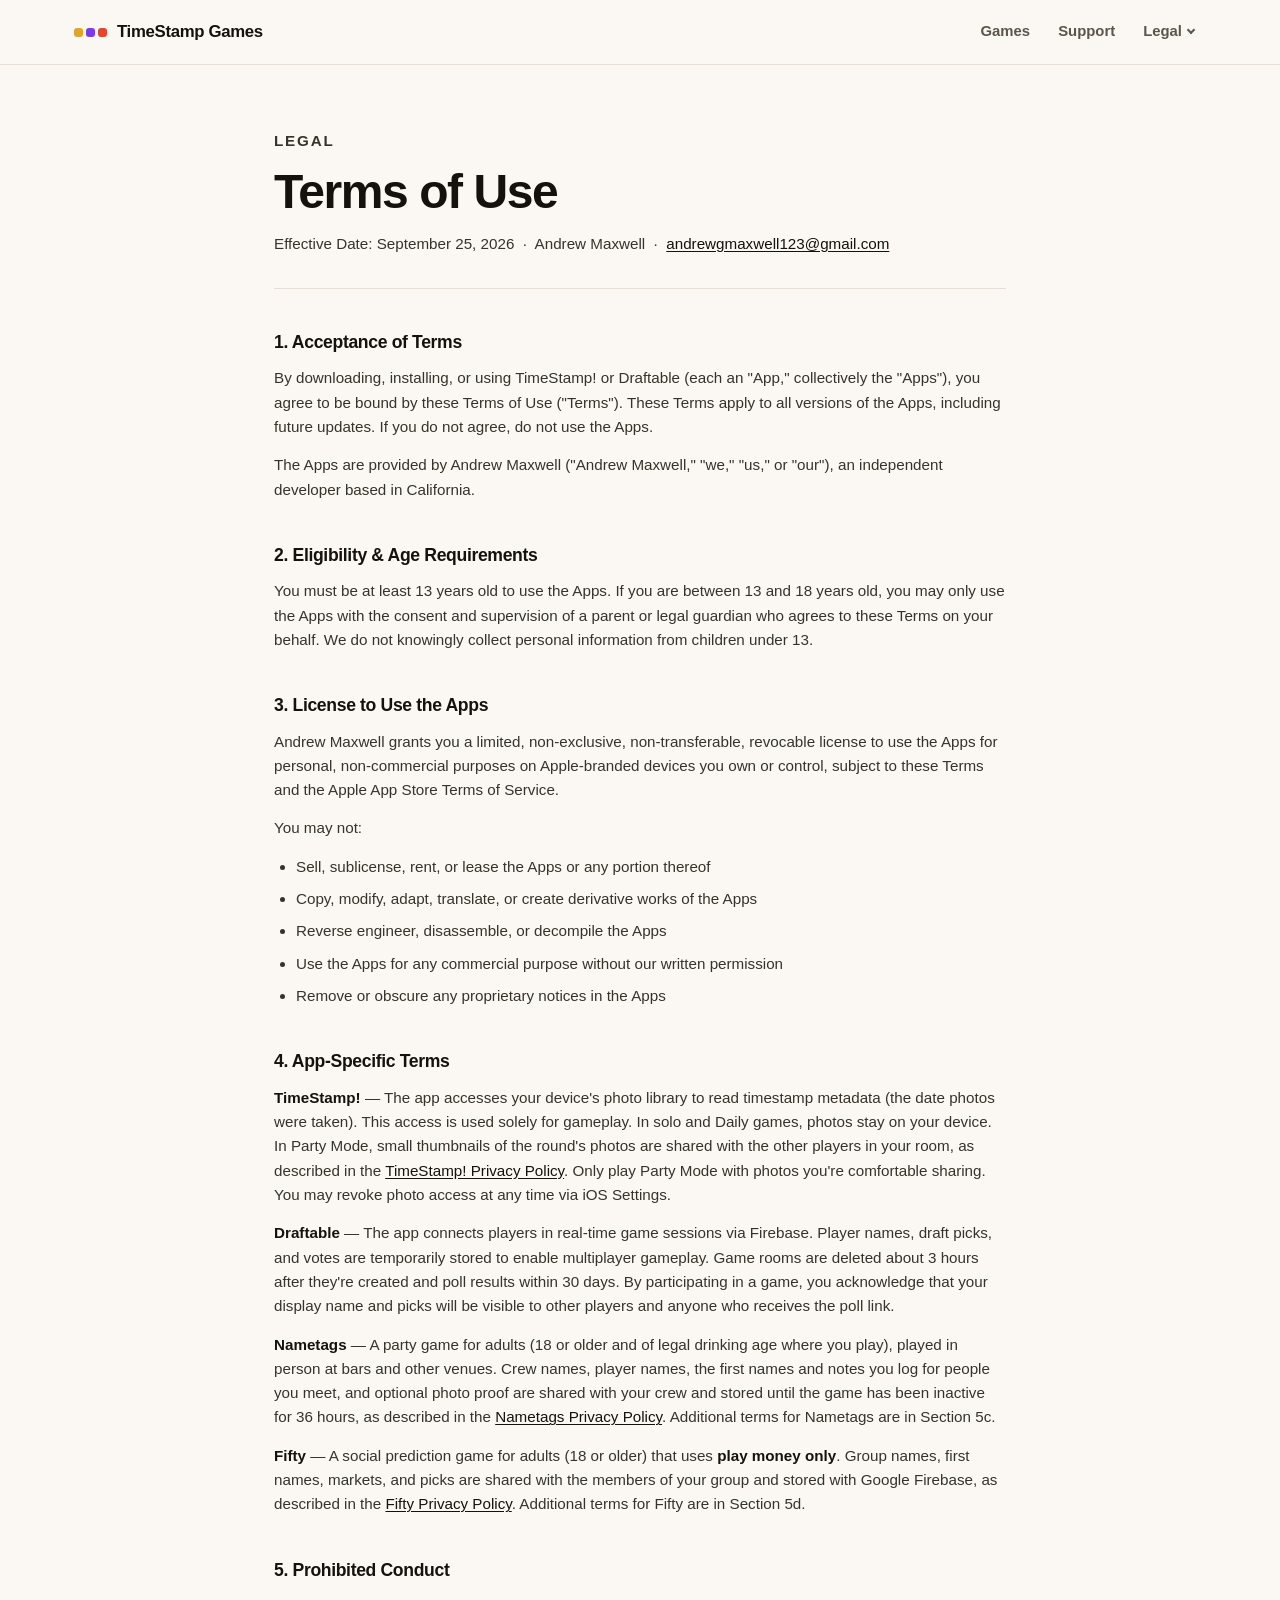
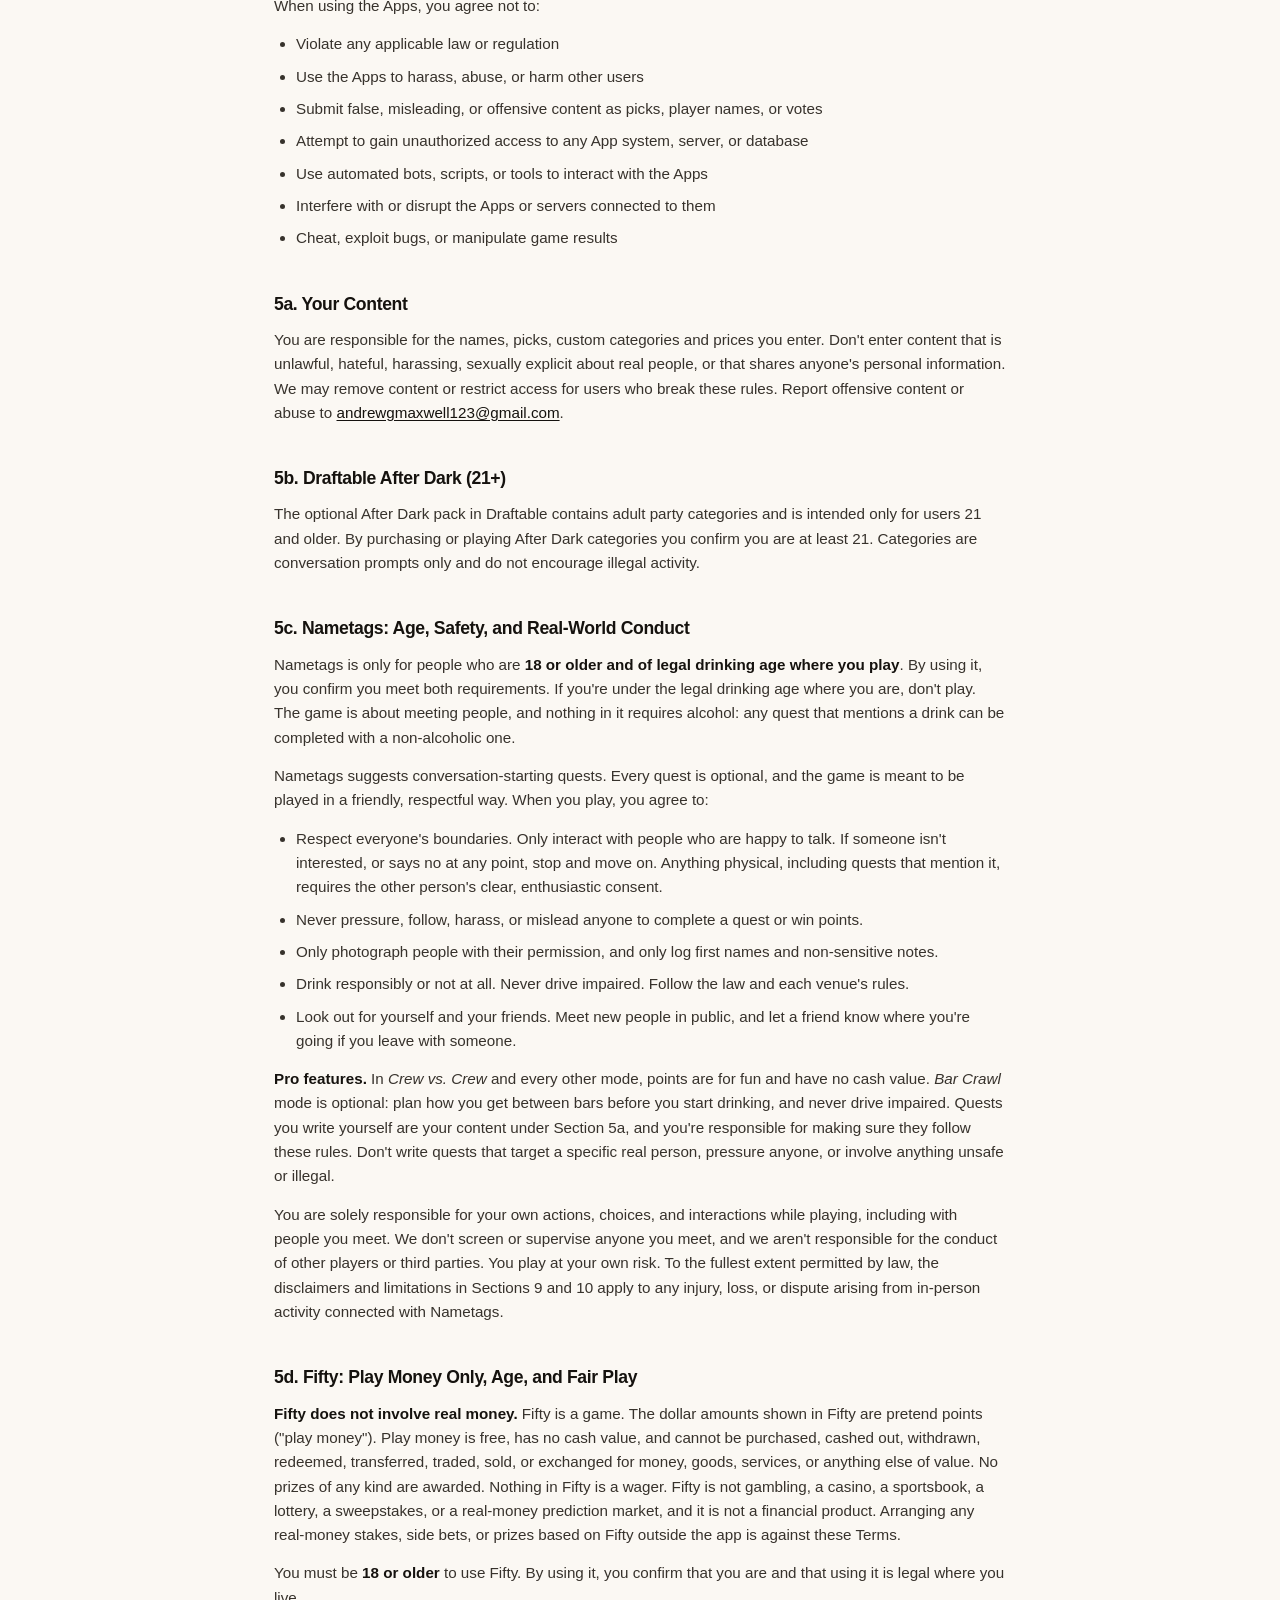
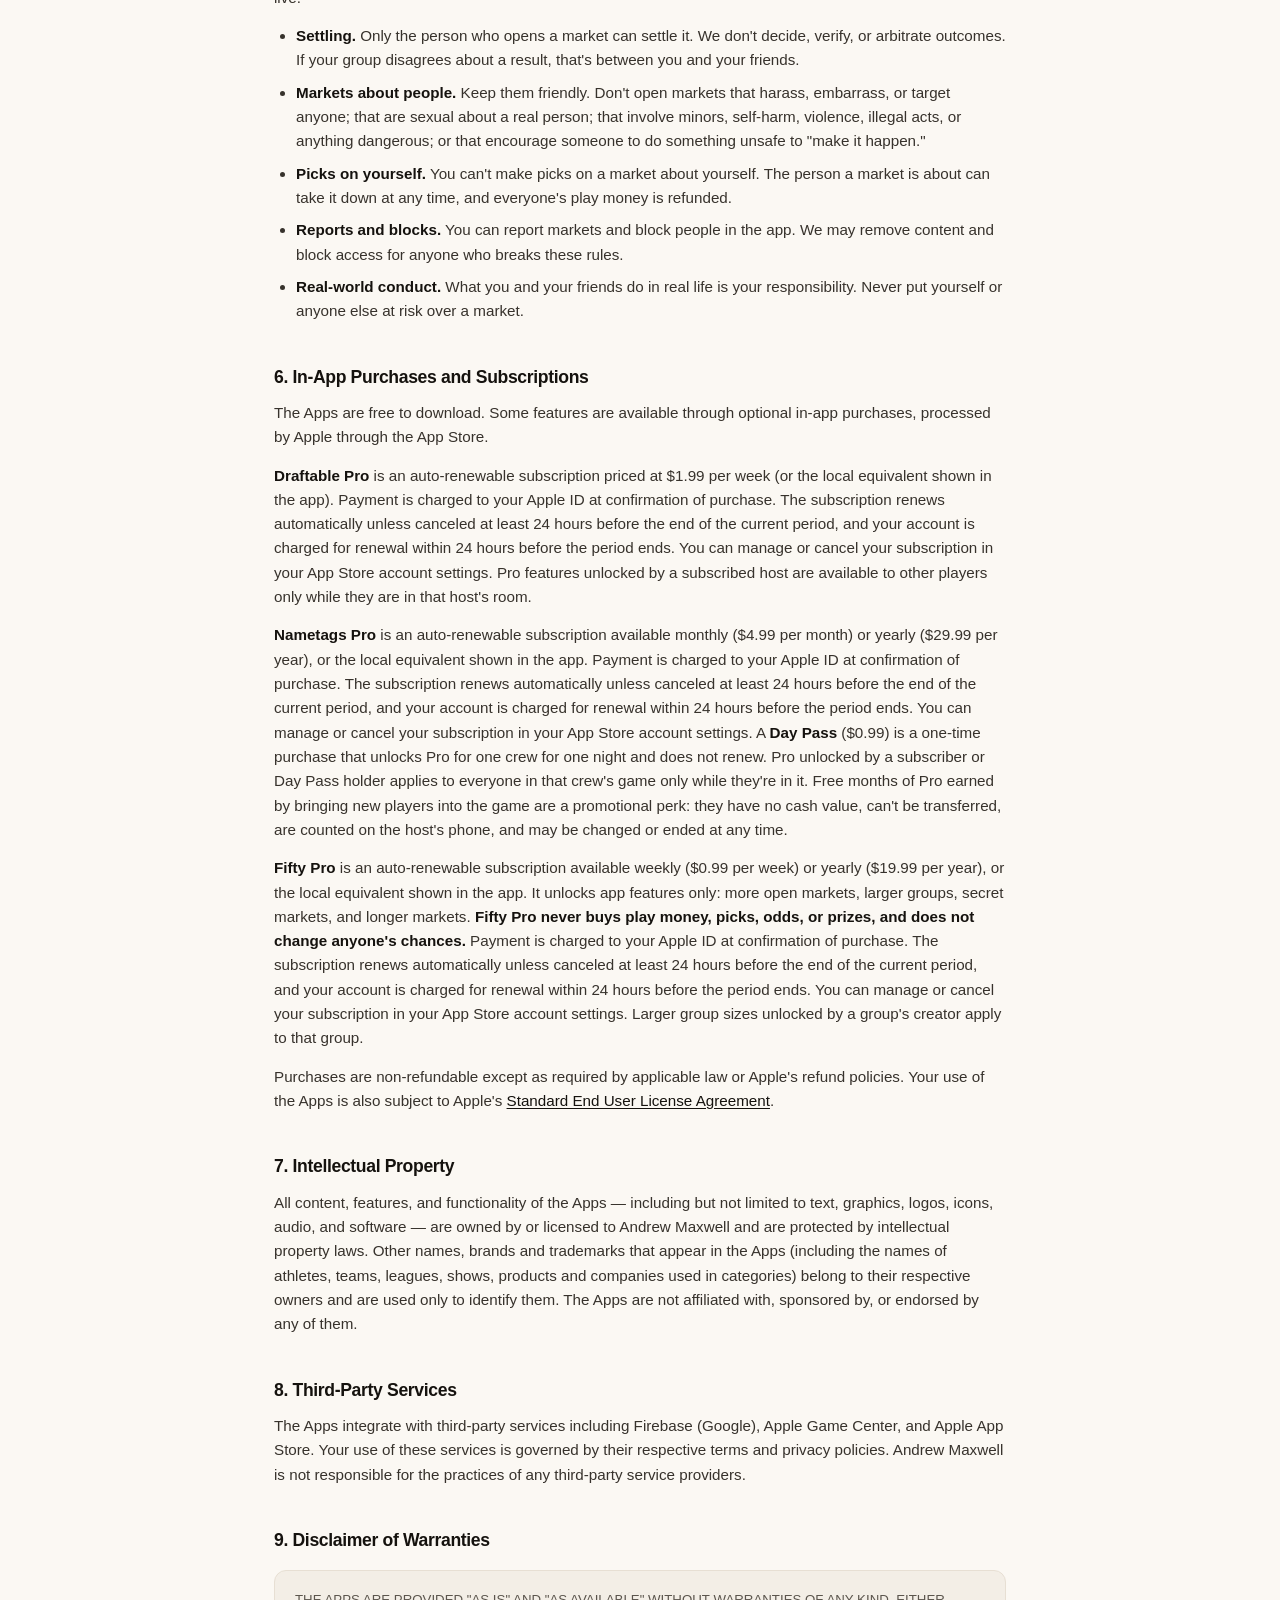
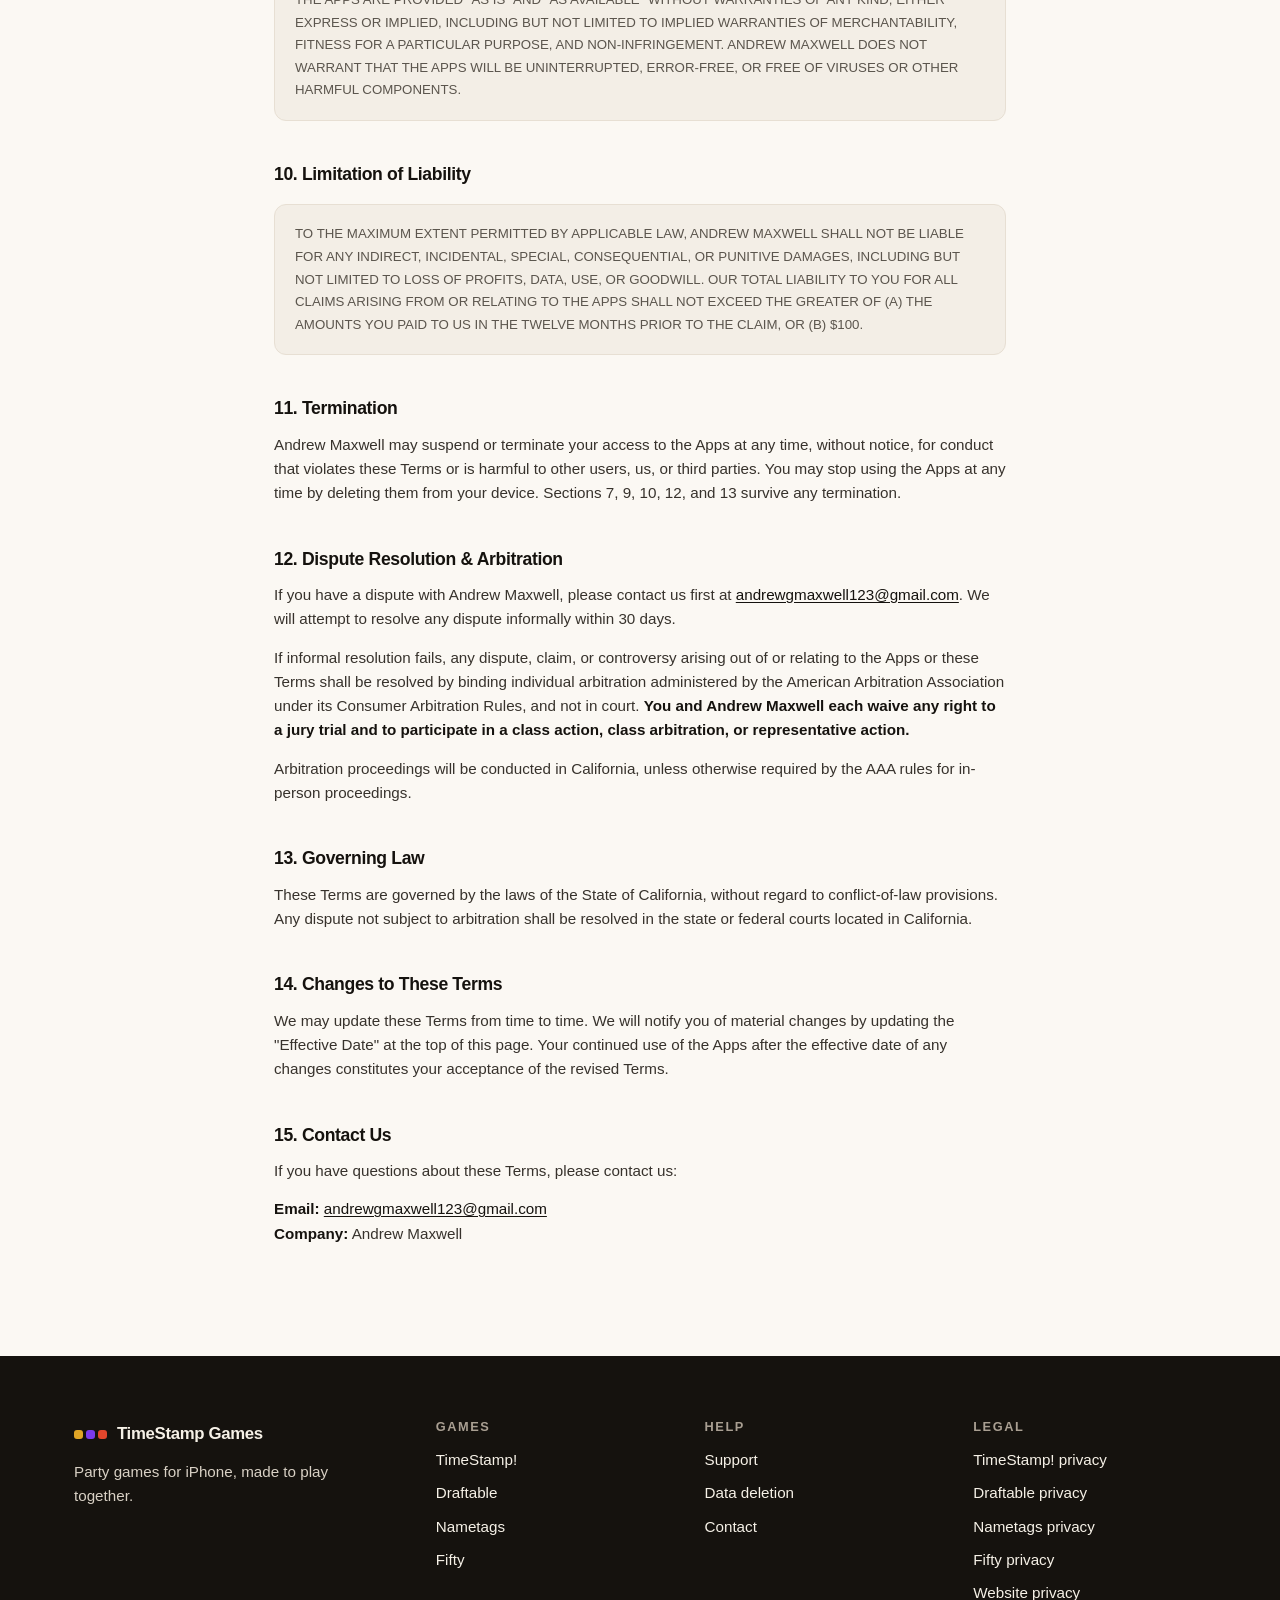
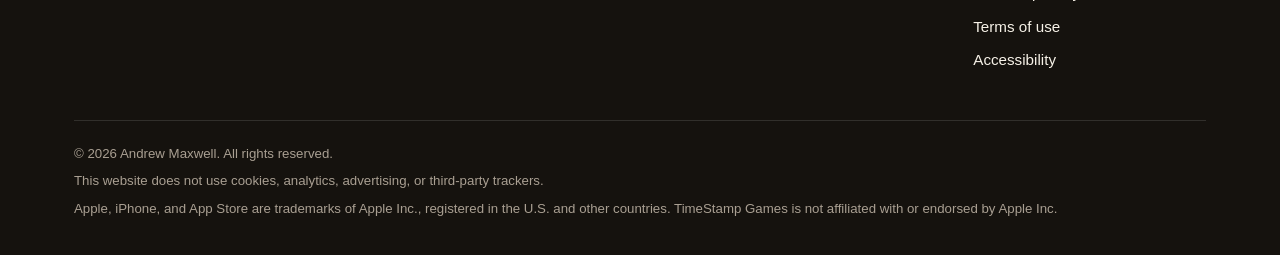
<file: terms.html>
<!DOCTYPE html>
<html lang="en">
<head>
  <meta charset="UTF-8">
  <meta name="viewport" content="width=device-width, initial-scale=1.0">
  <title>Terms of Use — TimeStamp Games</title>
  <style>
    *, *::before, *::after { box-sizing: border-box; margin: 0; padding: 0; }
    :root {
      --bg: #FAFAF7; --bg2: #F4F4F0; --surface: #FFFFFF; --ink: #111110;
      --muted: #717170; --faint: #9E9E9C; --rule: #E4E4DF;
    }
    html { scroll-behavior: smooth; }
    body { background: var(--bg); color: var(--ink); font-family: var(--body); line-height: 1.75; overflow-x: hidden; }
    body::after {
      content: ''; position: fixed; inset: 0; pointer-events: none; z-index: 9999; opacity: 0.022;
      background-image: url("data:image/svg+xml,%3Csvg viewBox='0 0 256 256' xmlns='http://www.w3.org/2000/svg'%3E%3Cfilter id='n'%3E%3CfeTurbulence type='fractalNoise' baseFrequency='0.9' numOctaves='4' stitchTiles='stitch'/%3E%3C/filter%3E%3Crect width='100%25' height='100%25' filter='url(%23n)' opacity='0.5'/%3E%3C/svg%3E");
    }

    nav.legacy-nav {
      position: sticky; top: 0; z-index: 200;
      display: flex; align-items: center; justify-content: space-between;
      padding: 0 48px; height: 62px;
      background: rgba(250,250,247,0.92); backdrop-filter: blur(16px); -webkit-backdrop-filter: blur(16px);
      border-bottom: 1px solid var(--rule);
    }
    .wordmark { font-family: var(--display); font-weight: 800; font-size: 1rem; color: var(--ink); text-decoration: none; letter-spacing: 0.02em; text-transform: uppercase; }
    .nav-links { display: flex; align-items: center; gap: 32px; }
    .nav-links a, .nav-links .dropdown > span { font-size: 0.82rem; font-weight: 500; color: var(--muted); text-decoration: none; cursor: pointer; transition: color 0.2s; }
    .nav-links a:hover, .nav-links .dropdown:hover > span { color: var(--ink); }
    .dropdown { position: relative; }
    .dropdown-menu { display: none; position: absolute; top: calc(100% + 12px); right: 0; background: var(--surface); border: 1px solid var(--rule); border-radius: 12px; overflow: hidden; min-width: 168px; box-shadow: 0 8px 32px rgba(17,17,16,0.08); }
    .dropdown:hover .dropdown-menu { display: block; }
    .dropdown-menu a { display: block; padding: 11px 18px; font-size: 0.82rem; font-weight: 500; color: var(--muted) !important; text-decoration: none; transition: background 0.15s, color 0.15s; }
    .dropdown-menu a:hover { background: var(--bg2); color: var(--ink) !important; }

    .doc-wrap { max-width: 720px; margin: 0 auto; padding: 72px 48px 100px; }
    .doc-eyebrow { font-family: var(--display); font-size: 0.65rem; font-weight: 700; letter-spacing: 0.18em; text-transform: uppercase; color: var(--faint); margin-bottom: 16px; }
    .doc-wrap h1 { font-family: var(--display); font-size: clamp(2rem, 4vw, 2.8rem); font-weight: 800; letter-spacing: -0.035em; line-height: 1.05; margin-bottom: 14px; }
    .doc-meta { font-size: 0.85rem; color: var(--faint); margin-bottom: 52px; padding-bottom: 32px; border-bottom: 1px solid var(--rule); line-height: 1.6; }
    .doc-meta a { color: var(--muted); text-decoration: underline; text-underline-offset: 2px; }

    .doc-wrap h2 { font-family: var(--display); font-size: 1.1rem; font-weight: 800; letter-spacing: -0.02em; color: var(--ink); margin: 44px 0 14px; }
    .doc-wrap p { font-size: 0.95rem; color: var(--muted); margin-bottom: 14px; }
    .doc-wrap ul { padding-left: 22px; margin-bottom: 14px; }
    .doc-wrap ul li { font-size: 0.95rem; color: var(--muted); margin-bottom: 8px; }
    .doc-wrap a { color: var(--ink); text-decoration: underline; text-underline-offset: 2px; }
    .doc-wrap a:hover { color: var(--muted); }
    .doc-wrap strong { color: var(--ink); font-weight: 600; }

    .caps-notice {
      font-size: 0.83rem; color: var(--muted); line-height: 1.7;
      background: var(--bg2); border: 1px solid var(--rule);
      border-radius: 12px; padding: 18px 20px; margin: 20px 0;
    }

    footer.legacy-footer { border-top: 1px solid var(--rule); padding: 40px 48px; }
    .footer-inner { max-width: 720px; margin: 0 auto; display: flex; align-items: center; justify-content: space-between; flex-wrap: wrap; gap: 16px; }
    .footer-copy { font-size: 0.8rem; color: var(--faint); }
    .footer-links { display: flex; flex-wrap: wrap; gap: 20px; }
    .footer-links a { font-size: 0.8rem; color: var(--faint); text-decoration: none; transition: color 0.2s; }
    .footer-links a:hover { color: var(--ink); }

    @media (max-width: 700px) {
      nav.legacy-nav { padding: 0 20px; } .nav-links { gap: 20px; }
      .doc-wrap { padding: 48px 20px 60px; }
      footer.legacy-footer { padding: 28px 20px; }
      .footer-inner { flex-direction: column; align-items: flex-start; }
    }
  </style>
  <link rel="icon" href="data:image/svg+xml,%3Csvg xmlns='http://www.w3.org/2000/svg' viewBox='0 0 64 64'%3E%3Crect width='64' height='64' rx='14' fill='%2315120E'/%3E%3Crect x='10' y='26' width='12' height='12' rx='3' fill='%23E0A526'/%3E%3Crect x='26' y='26' width='12' height='12' rx='3' fill='%237C3AED'/%3E%3Crect x='42' y='26' width='12' height='12' rx='3' fill='%23E2462C'/%3E%3C/svg%3E">
  <link rel="stylesheet" href="assets/site.css">
</head>
<body>
  <a class="skip-link" href="#main">Skip to content</a>

  <header class="site-header">
    <div class="wrap">
      <a class="brand" href="index.html" aria-label="TimeStamp Games home">
        <span class="brand-mark" aria-hidden="true"><span></span><span></span><span></span></span>
        <span class="brand-name">TimeStamp Games</span>
      </a>
      <nav class="site-nav" aria-label="Main">
        <a href="index.html#games" class="hide-sm">Games</a>
        <a href="support.html">Support</a>
        <details>
          <summary>Legal</summary>
          <div class="menu">
            <a href="privacy-timestamp.html">TimeStamp! privacy</a>
            <a href="privacy-draftable.html">Draftable privacy</a>
            <a href="privacy-nametags.html">Nametags privacy</a>
            <a href="privacy-fifty.html">Fifty privacy</a>
            <a href="site-privacy.html">Website privacy</a>
            <a href="terms.html">Terms of use</a>
            <a href="data-deletion.html">Data deletion</a>
            <a href="accessibility.html">Accessibility</a>
          </div>
        </details>
      </nav>
    </div>
  </header>

  <main id="main">

<div class="doc-wrap">
  <p class="doc-eyebrow">Legal</p>
  <h1>Terms of Use</h1>
  <p class="doc-meta">Effective Date: September 25, 2026 &nbsp;·&nbsp; Andrew Maxwell &nbsp;·&nbsp; <a href="mailto:andrewgmaxwell123@gmail.com">andrewgmaxwell123@gmail.com</a></p>

  <h2>1. Acceptance of Terms</h2>
  <p>By downloading, installing, or using TimeStamp! or Draftable (each an "App," collectively the "Apps"), you agree to be bound by these Terms of Use ("Terms"). These Terms apply to all versions of the Apps, including future updates. If you do not agree, do not use the Apps.</p>
  <p>The Apps are provided by Andrew Maxwell ("Andrew Maxwell," "we," "us," or "our"), an independent developer based in California.</p>

  <h2>2. Eligibility &amp; Age Requirements</h2>
  <p>You must be at least 13 years old to use the Apps. If you are between 13 and 18 years old, you may only use the Apps with the consent and supervision of a parent or legal guardian who agrees to these Terms on your behalf. We do not knowingly collect personal information from children under 13.</p>

  <h2>3. License to Use the Apps</h2>
  <p>Andrew Maxwell grants you a limited, non-exclusive, non-transferable, revocable license to use the Apps for personal, non-commercial purposes on Apple-branded devices you own or control, subject to these Terms and the Apple App Store Terms of Service.</p>
  <p>You may not:</p>
  <ul>
    <li>Sell, sublicense, rent, or lease the Apps or any portion thereof</li>
    <li>Copy, modify, adapt, translate, or create derivative works of the Apps</li>
    <li>Reverse engineer, disassemble, or decompile the Apps</li>
    <li>Use the Apps for any commercial purpose without our written permission</li>
    <li>Remove or obscure any proprietary notices in the Apps</li>
  </ul>

  <h2>4. App-Specific Terms</h2>
  <p><strong>TimeStamp!</strong> — The app accesses your device's photo library to read timestamp metadata (the date photos were taken). This access is used solely for gameplay. In solo and Daily games, photos stay on your device. In Party Mode, small thumbnails of the round's photos are shared with the other players in your room, as described in the <a href="privacy-timestamp.html">TimeStamp! Privacy Policy</a>. Only play Party Mode with photos you're comfortable sharing. You may revoke photo access at any time via iOS Settings.</p>
  <p><strong>Draftable</strong> — The app connects players in real-time game sessions via Firebase. Player names, draft picks, and votes are temporarily stored to enable multiplayer gameplay. Game rooms are deleted about 3 hours after they're created and poll results within 30 days. By participating in a game, you acknowledge that your display name and picks will be visible to other players and anyone who receives the poll link.</p>

  <p><strong>Nametags</strong> — A party game for adults (18 or older and of legal drinking age where you play), played in person at bars and other venues. Crew names, player names, the first names and notes you log for people you meet, and optional photo proof are shared with your crew and stored until the game has been inactive for 36 hours, as described in the <a href="privacy-nametags.html">Nametags Privacy Policy</a>. Additional terms for Nametags are in Section 5c.</p>

  <p><strong>Fifty</strong> — A social prediction game for adults (18 or older) that uses <strong>play money only</strong>. Group names, first names, markets, and picks are shared with the members of your group and stored with Google Firebase, as described in the <a href="privacy-fifty.html">Fifty Privacy Policy</a>. Additional terms for Fifty are in Section 5d.</p>

  <h2>5. Prohibited Conduct</h2>
  <p>When using the Apps, you agree not to:</p>
  <ul>
    <li>Violate any applicable law or regulation</li>
    <li>Use the Apps to harass, abuse, or harm other users</li>
    <li>Submit false, misleading, or offensive content as picks, player names, or votes</li>
    <li>Attempt to gain unauthorized access to any App system, server, or database</li>
    <li>Use automated bots, scripts, or tools to interact with the Apps</li>
    <li>Interfere with or disrupt the Apps or servers connected to them</li>
    <li>Cheat, exploit bugs, or manipulate game results</li>
  </ul>

  <h2>5a. Your Content</h2>
  <p>You are responsible for the names, picks, custom categories and prices you enter. Don't enter content that is unlawful, hateful, harassing, sexually explicit about real people, or that shares anyone's personal information. We may remove content or restrict access for users who break these rules. Report offensive content or abuse to <a href="mailto:andrewgmaxwell123@gmail.com">andrewgmaxwell123@gmail.com</a>.</p>

  <h2>5b. Draftable After Dark (21+)</h2>
  <p>The optional After Dark pack in Draftable contains adult party categories and is intended only for users 21 and older. By purchasing or playing After Dark categories you confirm you are at least 21. Categories are conversation prompts only and do not encourage illegal activity.</p>

  <h2 id="nametags">5c. Nametags: Age, Safety, and Real-World Conduct</h2>
  <p>Nametags is only for people who are <strong>18 or older and of legal drinking age where you play</strong>. By using it, you confirm you meet both requirements. If you're under the legal drinking age where you are, don't play. The game is about meeting people, and nothing in it requires alcohol: any quest that mentions a drink can be completed with a non-alcoholic one.</p>
  <p>Nametags suggests conversation-starting quests. Every quest is optional, and the game is meant to be played in a friendly, respectful way. When you play, you agree to:</p>
  <ul>
    <li>Respect everyone's boundaries. Only interact with people who are happy to talk. If someone isn't interested, or says no at any point, stop and move on. Anything physical, including quests that mention it, requires the other person's clear, enthusiastic consent.</li>
    <li>Never pressure, follow, harass, or mislead anyone to complete a quest or win points.</li>
    <li>Only photograph people with their permission, and only log first names and non-sensitive notes.</li>
    <li>Drink responsibly or not at all. Never drive impaired. Follow the law and each venue's rules.</li>
    <li>Look out for yourself and your friends. Meet new people in public, and let a friend know where you're going if you leave with someone.</li>
  </ul>
  <p><strong>Pro features.</strong> In <em>Crew vs. Crew</em> and every other mode, points are for fun and have no cash value. <em>Bar Crawl</em> mode is optional: plan how you get between bars before you start drinking, and never drive impaired. Quests you write yourself are your content under Section 5a, and you're responsible for making sure they follow these rules. Don't write quests that target a specific real person, pressure anyone, or involve anything unsafe or illegal.</p>
  <p>You are solely responsible for your own actions, choices, and interactions while playing, including with people you meet. We don't screen or supervise anyone you meet, and we aren't responsible for the conduct of other players or third parties. You play at your own risk. To the fullest extent permitted by law, the disclaimers and limitations in Sections 9 and 10 apply to any injury, loss, or dispute arising from in-person activity connected with Nametags.</p>

  <h2 id="fifty">5d. Fifty: Play Money Only, Age, and Fair Play</h2>
  <p><strong>Fifty does not involve real money.</strong> Fifty is a game. The dollar amounts shown in Fifty are pretend points ("play money"). Play money is free, has no cash value, and cannot be purchased, cashed out, withdrawn, redeemed, transferred, traded, sold, or exchanged for money, goods, services, or anything else of value. No prizes of any kind are awarded. Nothing in Fifty is a wager. Fifty is not gambling, a casino, a sportsbook, a lottery, a sweepstakes, or a real-money prediction market, and it is not a financial product. Arranging any real-money stakes, side bets, or prizes based on Fifty outside the app is against these Terms.</p>
  <p>You must be <strong>18 or older</strong> to use Fifty. By using it, you confirm that you are and that using it is legal where you live.</p>
  <ul>
    <li><strong>Settling.</strong> Only the person who opens a market can settle it. We don't decide, verify, or arbitrate outcomes. If your group disagrees about a result, that's between you and your friends.</li>
    <li><strong>Markets about people.</strong> Keep them friendly. Don't open markets that harass, embarrass, or target anyone; that are sexual about a real person; that involve minors, self-harm, violence, illegal acts, or anything dangerous; or that encourage someone to do something unsafe to "make it happen."</li>
    <li><strong>Picks on yourself.</strong> You can't make picks on a market about yourself. The person a market is about can take it down at any time, and everyone's play money is refunded.</li>
    <li><strong>Reports and blocks.</strong> You can report markets and block people in the app. We may remove content and block access for anyone who breaks these rules.</li>
    <li><strong>Real-world conduct.</strong> What you and your friends do in real life is your responsibility. Never put yourself or anyone else at risk over a market.</li>
  </ul>

  <h2>6. In-App Purchases and Subscriptions</h2>
  <p>The Apps are free to download. Some features are available through optional in-app purchases, processed by Apple through the App Store.</p>
  <p><strong>Draftable Pro</strong> is an auto-renewable subscription priced at $1.99 per week (or the local equivalent shown in the app). Payment is charged to your Apple ID at confirmation of purchase. The subscription renews automatically unless canceled at least 24 hours before the end of the current period, and your account is charged for renewal within 24 hours before the period ends. You can manage or cancel your subscription in your App Store account settings. Pro features unlocked by a subscribed host are available to other players only while they are in that host's room.</p>
  <p><strong>Nametags Pro</strong> is an auto-renewable subscription available monthly ($4.99 per month) or yearly ($29.99 per year), or the local equivalent shown in the app. Payment is charged to your Apple ID at confirmation of purchase. The subscription renews automatically unless canceled at least 24 hours before the end of the current period, and your account is charged for renewal within 24 hours before the period ends. You can manage or cancel your subscription in your App Store account settings. A <strong>Day Pass</strong> ($0.99) is a one-time purchase that unlocks Pro for one crew for one night and does not renew. Pro unlocked by a subscriber or Day Pass holder applies to everyone in that crew's game only while they're in it. Free months of Pro earned by bringing new players into the game are a promotional perk: they have no cash value, can't be transferred, are counted on the host's phone, and may be changed or ended at any time.</p>
  <p><strong>Fifty Pro</strong> is an auto-renewable subscription available weekly ($0.99 per week) or yearly ($19.99 per year), or the local equivalent shown in the app. It unlocks app features only: more open markets, larger groups, secret markets, and longer markets. <strong>Fifty Pro never buys play money, picks, odds, or prizes, and does not change anyone's chances.</strong> Payment is charged to your Apple ID at confirmation of purchase. The subscription renews automatically unless canceled at least 24 hours before the end of the current period, and your account is charged for renewal within 24 hours before the period ends. You can manage or cancel your subscription in your App Store account settings. Larger group sizes unlocked by a group's creator apply to that group.</p>
  <p>Purchases are non-refundable except as required by applicable law or Apple's refund policies. Your use of the Apps is also subject to Apple's <a href="https://www.apple.com/legal/internet-services/itunes/dev/stdeula/" target="_blank">Standard End User License Agreement</a>.</p>

  <h2>7. Intellectual Property</h2>
  <p>All content, features, and functionality of the Apps — including but not limited to text, graphics, logos, icons, audio, and software — are owned by or licensed to Andrew Maxwell and are protected by intellectual property laws. Other names, brands and trademarks that appear in the Apps (including the names of athletes, teams, leagues, shows, products and companies used in categories) belong to their respective owners and are used only to identify them. The Apps are not affiliated with, sponsored by, or endorsed by any of them.</p>

  <h2>8. Third-Party Services</h2>
  <p>The Apps integrate with third-party services including Firebase (Google), Apple Game Center, and Apple App Store. Your use of these services is governed by their respective terms and privacy policies. Andrew Maxwell is not responsible for the practices of any third-party service providers.</p>

  <h2>9. Disclaimer of Warranties</h2>
  <div class="caps-notice">THE APPS ARE PROVIDED "AS IS" AND "AS AVAILABLE" WITHOUT WARRANTIES OF ANY KIND, EITHER EXPRESS OR IMPLIED, INCLUDING BUT NOT LIMITED TO IMPLIED WARRANTIES OF MERCHANTABILITY, FITNESS FOR A PARTICULAR PURPOSE, AND NON-INFRINGEMENT. ANDREW MAXWELL DOES NOT WARRANT THAT THE APPS WILL BE UNINTERRUPTED, ERROR-FREE, OR FREE OF VIRUSES OR OTHER HARMFUL COMPONENTS.</div>

  <h2>10. Limitation of Liability</h2>
  <div class="caps-notice">TO THE MAXIMUM EXTENT PERMITTED BY APPLICABLE LAW, ANDREW MAXWELL SHALL NOT BE LIABLE FOR ANY INDIRECT, INCIDENTAL, SPECIAL, CONSEQUENTIAL, OR PUNITIVE DAMAGES, INCLUDING BUT NOT LIMITED TO LOSS OF PROFITS, DATA, USE, OR GOODWILL. OUR TOTAL LIABILITY TO YOU FOR ALL CLAIMS ARISING FROM OR RELATING TO THE APPS SHALL NOT EXCEED THE GREATER OF (A) THE AMOUNTS YOU PAID TO US IN THE TWELVE MONTHS PRIOR TO THE CLAIM, OR (B) $100.</div>

  <h2>11. Termination</h2>
  <p>Andrew Maxwell may suspend or terminate your access to the Apps at any time, without notice, for conduct that violates these Terms or is harmful to other users, us, or third parties. You may stop using the Apps at any time by deleting them from your device. Sections 7, 9, 10, 12, and 13 survive any termination.</p>

  <h2>12. Dispute Resolution &amp; Arbitration</h2>
  <p>If you have a dispute with Andrew Maxwell, please contact us first at <a href="mailto:andrewgmaxwell123@gmail.com">andrewgmaxwell123@gmail.com</a>. We will attempt to resolve any dispute informally within 30 days.</p>
  <p>If informal resolution fails, any dispute, claim, or controversy arising out of or relating to the Apps or these Terms shall be resolved by binding individual arbitration administered by the American Arbitration Association under its Consumer Arbitration Rules, and not in court. <strong>You and Andrew Maxwell each waive any right to a jury trial and to participate in a class action, class arbitration, or representative action.</strong></p>
  <p>Arbitration proceedings will be conducted in California, unless otherwise required by the AAA rules for in-person proceedings.</p>

  <h2>13. Governing Law</h2>
  <p>These Terms are governed by the laws of the State of California, without regard to conflict-of-law provisions. Any dispute not subject to arbitration shall be resolved in the state or federal courts located in California.</p>

  <h2>14. Changes to These Terms</h2>
  <p>We may update these Terms from time to time. We will notify you of material changes by updating the "Effective Date" at the top of this page. Your continued use of the Apps after the effective date of any changes constitutes your acceptance of the revised Terms.</p>

  <h2>15. Contact Us</h2>
  <p>If you have questions about these Terms, please contact us:</p>
  <p><strong>Email:</strong> <a href="mailto:andrewgmaxwell123@gmail.com">andrewgmaxwell123@gmail.com</a><br>
  <strong>Company:</strong> Andrew Maxwell</p>
</div>

  </main>

  <footer class="site-footer">
    <div class="wrap">
      <div class="footer-grid">
        <div class="footer-about">
          <a class="brand" href="index.html"><span class="brand-mark" aria-hidden="true"><span></span><span></span><span></span></span>TimeStamp Games</a>
          <p>Party games for iPhone, made to play together.</p>
        </div>
        <div>
          <h2>Games</h2>
          <ul>
            <li><a href="index.html#timestamp">TimeStamp!</a></li>
            <li><a href="index.html#draftable">Draftable</a></li>
            <li><a href="index.html#nametags">Nametags</a></li>
            <li><a href="index.html#fifty">Fifty</a></li>
          </ul>
        </div>
        <div>
          <h2>Help</h2>
          <ul>
            <li><a href="support.html">Support</a></li>
            <li><a href="data-deletion.html">Data deletion</a></li>
            <li><a href="mailto:andrewgmaxwell123@gmail.com">Contact</a></li>
          </ul>
        </div>
        <div>
          <h2>Legal</h2>
          <ul>
            <li><a href="privacy-timestamp.html">TimeStamp! privacy</a></li>
            <li><a href="privacy-draftable.html">Draftable privacy</a></li>
            <li><a href="privacy-nametags.html">Nametags privacy</a></li>
            <li><a href="privacy-fifty.html">Fifty privacy</a></li>
            <li><a href="site-privacy.html">Website privacy</a></li>
            <li><a href="terms.html">Terms of use</a></li>
            <li><a href="accessibility.html">Accessibility</a></li>
          </ul>
        </div>
      </div>
      <div class="footer-legal">
        <p>© 2026 Andrew Maxwell. All rights reserved.</p>
        <p>This website does not use cookies, analytics, advertising, or third-party trackers.</p>
        <p>Apple, iPhone, and App Store are trademarks of Apple Inc., registered in the U.S. and other countries. TimeStamp Games is not affiliated with or endorsed by Apple Inc.</p>
      </div>
    </div>
  </footer>


</body>
</html>
</file>
<file: assets/site.css>
/* TimeStamp Games: shared design system.
   No web fonts, no third-party requests: system fonts only, so visitors' browsers
   never contact anyone but this site. */

:root {
  --bg: #FBF8F3;
  --bg2: #F3EEE6;
  --surface: #FFFFFF;
  --ink: #15120E;
  --muted: #5B554D;
  --faint: #6A635A;
  --rule: #E7DFD3;

  /* Game accents (text-safe on light backgrounds) */
  --ts: #9A4708;
  --dr: #6D28D9;
  --nt: #C2361F;

  /* Legacy tokens used by the policy pages */
  --dr-light: rgba(109, 40, 217, 0.07); --dr-border: rgba(109, 40, 217, 0.22);
  --ts-light: rgba(180, 83, 9, 0.07);   --ts-border: rgba(180, 83, 9, 0.22);

  --display: ui-sans-serif, -apple-system, BlinkMacSystemFont, "SF Pro Display", "Segoe UI", Roboto, "Helvetica Neue", Arial, sans-serif;
  --body: ui-sans-serif, -apple-system, BlinkMacSystemFont, "SF Pro Text", "Segoe UI", Roboto, "Helvetica Neue", Arial, sans-serif;

  --radius: 22px;
  --wrap: 1180px;
}

*, *::before, *::after { box-sizing: border-box; }
html { -webkit-text-size-adjust: 100%; scroll-behavior: smooth; }
body {
  margin: 0;
  background: var(--bg);
  color: var(--ink);
  font-family: var(--body);
  font-size: 17px;
  line-height: 1.6;
  -webkit-font-smoothing: antialiased;
  overflow-x: hidden;
}
body::after { content: none !important; } /* old pages layered a noise texture here */
img { max-width: 100%; height: auto; display: block; }
a { color: inherit; }
h1, h2, h3, h4 { font-family: var(--display); letter-spacing: -0.02em; line-height: 1.1; }

/* ---------- Accessibility ---------- */
.skip-link {
  position: absolute; left: 16px; top: -60px; z-index: 1000;
  background: var(--ink); color: #fff; padding: 10px 16px; border-radius: 10px;
  font-weight: 700; text-decoration: none;
}
.skip-link:focus { top: 12px; }
:focus-visible { outline: 3px solid #2563EB; outline-offset: 3px; border-radius: 6px; }
.sr-only {
  position: absolute !important; width: 1px; height: 1px; padding: 0; margin: -1px;
  overflow: hidden; clip: rect(0 0 0 0); white-space: nowrap; border: 0;
}
@media (prefers-reduced-motion: reduce) {
  html { scroll-behavior: auto; }
  *, *::before, *::after { transition: none !important; animation: none !important; }
}

.wrap { max-width: var(--wrap); margin: 0 auto; padding: 0 24px; }

/* ---------- Header ---------- */
.site-header {
  position: sticky; top: 0; z-index: 100;
  background: rgba(251, 248, 243, 0.9);
  -webkit-backdrop-filter: saturate(160%) blur(14px); backdrop-filter: saturate(160%) blur(14px);
  border-bottom: 1px solid var(--rule);
}
.site-header .wrap { display: flex; align-items: center; justify-content: space-between; height: 64px; gap: 16px; }
.brand { display: inline-flex; align-items: center; gap: 10px; text-decoration: none; font-family: var(--display); font-weight: 800; font-size: 1.05rem; letter-spacing: -0.02em; color: var(--ink); }
.brand-mark { display: inline-flex; gap: 3px; }
.brand-mark span { width: 9px; height: 9px; border-radius: 3px; }
.brand-mark span:nth-child(1) { background: #E0A526; }
.brand-mark span:nth-child(2) { background: #7C3AED; }
.brand-mark span:nth-child(3) { background: #E2462C; }
.site-nav { display: flex; align-items: center; gap: 4px; }
.site-nav > a, .site-nav summary {
  font-size: 0.93rem; font-weight: 600; color: var(--muted); text-decoration: none;
  padding: 8px 12px; border-radius: 10px; cursor: pointer; list-style: none;
}
.site-nav summary::-webkit-details-marker { display: none; }
.site-nav > a:hover, .site-nav summary:hover, .site-nav details[open] summary { color: var(--ink); background: var(--bg2); }
.site-nav a[aria-current="page"] { color: var(--ink); }
.site-nav details { position: relative; }
.site-nav summary::after { content: ""; display: inline-block; margin-left: 6px; width: 6px; height: 6px; border-right: 2px solid currentColor; border-bottom: 2px solid currentColor; transform: translateY(-3px) rotate(45deg); }
.site-nav .menu {
  position: absolute; right: 0; top: calc(100% + 8px); min-width: 210px;
  background: var(--surface); border: 1px solid var(--rule); border-radius: 14px;
  box-shadow: 0 12px 32px rgba(21, 18, 14, 0.12); padding: 6px;
}
.site-nav .menu a { display: block; padding: 10px 12px; border-radius: 9px; text-decoration: none; font-size: 0.93rem; font-weight: 600; color: var(--ink); }
.site-nav .menu a:hover { background: var(--bg2); }
.brand, .site-nav > a, .site-nav summary { white-space: nowrap; }
@media (max-width: 640px) {
  .site-nav > a.hide-sm { display: none; }
  .site-nav > a, .site-nav summary { padding: 8px 9px; }
  .brand { font-size: 0.98rem; }
}

/* ---------- Buttons ---------- */
.btn {
  display: inline-flex; align-items: center; justify-content: center; gap: 10px;
  min-height: 48px; padding: 0 22px; border-radius: 999px;
  font-weight: 700; font-size: 0.98rem; text-decoration: none; border: 2px solid transparent;
  transition: transform 0.15s ease, background 0.15s ease;
}
.btn:hover { transform: translateY(-1px); }
.btn-dark { background: var(--ink); color: #fff; }
.btn-ghost { border-color: var(--ink); color: var(--ink); }
.store-btn {
  display: inline-flex; flex-direction: column; justify-content: center;
  min-height: 54px; padding: 6px 22px; border-radius: 14px;
  background: #000; color: #fff; text-decoration: none; line-height: 1.1;
  border: 1px solid rgba(255, 255, 255, 0.35);
  transition: transform 0.15s ease;
}
.store-btn:hover { transform: translateY(-1px); }
.store-btn small { font-size: 0.72rem; font-weight: 600; opacity: 0.85; }
.store-btn strong { font-family: var(--display); font-size: 1.2rem; font-weight: 700; letter-spacing: -0.01em; }

/* ---------- Footer ---------- */
.site-footer { background: var(--ink); color: #D8D0C4; margin-top: 0; padding: 64px 0 36px; }
.site-footer a { color: #F6F1E7; text-decoration: none; }
.site-footer a:hover { text-decoration: underline; }
.footer-grid { display: grid; grid-template-columns: 1.4fr 1fr 1fr 1fr; gap: 36px; }
.footer-grid h2 { font-size: 0.8rem; text-transform: uppercase; letter-spacing: 0.12em; color: #A99F92; margin: 0 0 14px; font-family: var(--body); }
.footer-grid ul { list-style: none; margin: 0; padding: 0; display: grid; gap: 9px; font-size: 0.95rem; }
.footer-about p { margin: 12px 0 0; font-size: 0.95rem; max-width: 34ch; }
.footer-about .brand { color: #F6F1E7; }
.footer-legal { border-top: 1px solid rgba(255, 255, 255, 0.12); margin-top: 48px; padding-top: 22px; font-size: 0.83rem; color: #A99F92; display: grid; gap: 6px; }
.footer-legal p { margin: 0; }
@media (max-width: 860px) { .footer-grid { grid-template-columns: 1fr 1fr; } .footer-about { grid-column: 1 / -1; } }

/* ---------- Policy / document pages ---------- */
.doc-wrap { max-width: 780px !important; margin: 0 auto !important; padding: 64px 24px 96px !important; }
.doc-wrap h1 { font-size: clamp(2.1rem, 5vw, 3rem) !important; font-weight: 800 !important; letter-spacing: -0.03em !important; }
.doc-wrap h2 { font-weight: 800 !important; }
.doc-wrap p, .doc-wrap li, .doc-wrap td { color: #37322C !important; }
.doc-meta { color: var(--muted) !important; }
.doc-eyebrow { display: block; font-size: 0.78rem; font-weight: 700; letter-spacing: 0.12em; text-transform: uppercase; color: var(--muted); margin-bottom: 14px; }
.auto-badge { color: #15803D !important; }
.doc-wrap .contact-cta p { color: #E4DCCF !important; }
.contact-section p, .contact-note { color: rgba(255, 255, 255, 0.74) !important; }
.data-table-wrap { overflow-x: auto; }
.data-table { width: 100%; border-collapse: collapse; margin: 20px 0; font-size: 0.9rem; border: 1px solid var(--rule); border-radius: 12px; overflow: hidden; }
.data-table th { text-align: left; padding: 11px 16px; background: var(--bg2); font-weight: 700; font-size: 0.74rem; letter-spacing: 0.07em; text-transform: uppercase; color: var(--faint); border-bottom: 1px solid var(--rule); }
.data-table td { padding: 13px 16px; border-bottom: 1px solid var(--rule); vertical-align: top; }
.badge-nt { background: #FBE3DD !important; color: #8E2513 !important; border-color: rgba(194, 54, 31, 0.25) !important; }
</file>
